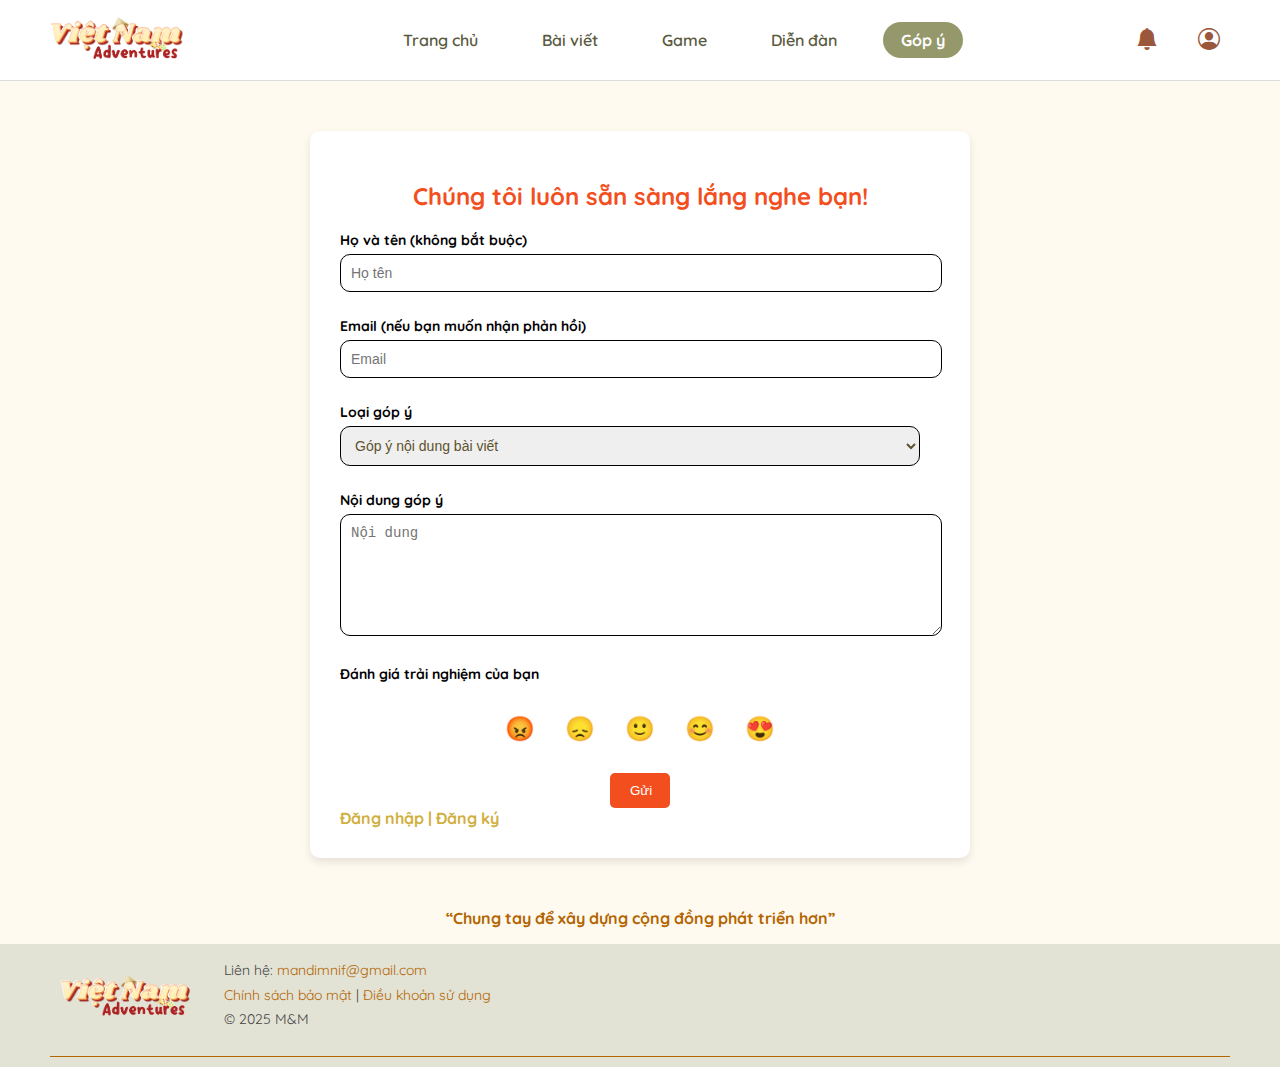
<file: templates/feedback.html>
<!DOCTYPE html>
<html lang="vi">
<head>
  <meta charset="UTF-8" />
  <meta name="viewport" content="width=device-width, initial-scale=1.0" />
  <title>Việt Nam Adventures</title>
  <link rel="stylesheet" href="/static/css/feedback.css" />
  <link rel="stylesheet" href="https://cdn.jsdelivr.net/npm/bootstrap-icons@1.10.5/font/bootstrap-icons.css" />
 <!--<link href="https://cdn.jsdelivr.net/npm/bootstrap@5.1.3/dist/css/bootstrap.min.css" rel="stylesheet">-->
</head>
<body>
  <!-- Loader overlay -->
  <div id="loader">
    <div class="spinner"></div>
  </div>

  <header class="header">
    <div class="logo">
      <img src="/static/images/logoo_sample.png" alt="Logo" style="height: 80px; vertical-align: middle;">
    </div>
    <nav>
        <!--class="active" copy phần này dô cái tên của trang mình code (trong thẻ a sau phần "")-->
      <div class="nav-center">
        <a href="/" >Trang chủ</a>
        <a href="/posts" >Bài viết</a>
        <a href="/game">Game</a>
        <a href="/forum">Diễn đàn</a>
        <a href="/feedback" class="active">Góp ý</a>
      </div>
      <div class="nav-icons">
        <button id="notifIcon" class="icon-btn"><i class="bi bi-bell-fill"></i></button>
        <button id="userIcon" class="icon-btn"><i class="bi bi-person-circle"></i></button>
      </div>
    </nav>      
  </header>

  <div id="notification" class="hidden">
    <p id="notification-message"></p>
  </div>
     
  <!--Write your code here-->
  <div class="container">
    <h2>Chúng tôi luôn sẵn sàng lắng nghe bạn!</h2>
    <form id="feedback-form">
        <label for="name"><b>Họ và tên (không bắt buộc)<b></label>
        <input type="text" id="name" name="name" placeholder="Họ tên">

        <label for="email">Email (nếu bạn muốn nhận phản hồi)</label>
        <input type="email" id="email" name="email" placeholder="Email">

        <label for="feedback-type">Loại góp ý</label>
        <select id="feedback-type" name="feedback-type">
            <option value="suggestion">Góp ý nội dung bài viết</option>
            <option value="complaint">Phàn nàn</option>
            <option value="layout">Góp ý về giao diện</option>
            <option value="feature">Đề xuất tính năng mới</option>
            <option value="other">Khác</option>
        </select>

        <label for="content">Nội dung góp ý</label>
        <textarea id="content" name="content" placeholder="Nội dung"></textarea>

        <label for="rating">Đánh giá trải nghiệm của bạn</label>
        

        <div class="emoji-container">
            <input type="radio" id="emoji-angry" name="rating" value="😡">
            <label for="emoji-angry">😡</label>

            <input type="radio" id="emoji-sad" name="rating" value="😞">
            <label for="emoji-sad">😞</label>

            <input type="radio" id="emoji-smile" name="rating" value="🙂">
            <label for="emoji-smile">🙂</label>

            <input type="radio" id="emoji-happy" name="rating" value="😊">
            <label for="emoji-happy">😊</label>

            <input type="radio" id="emoji-love" name="rating" value="😍">
            <label for="emoji-love">😍</label>
        </div>

        <button type="submit">Gửi</button>
    </form>


    <div class="register">
      <a href="/login">Đăng nhập</a>
  <span style="color:  #d1af3e;"> | </span>
      <a href="/register">Đăng ký</a>    
    </div>
    
</div>

    <p style="text-align: center; color: #b26500">“Chung tay để xây dựng cộng đồng phát triển hơn”</p>

  <footer>
    <div class="footer-top">
      <img src="/static/images/logoo_sample.png" alt="Logo" class="footer-logo">
      <div class="footer-contact">
        <p>Liên hệ: <a href="mailto:mandimninf@gmail.com">mandimnif@gmail.com</a></p>
        <p><a href="#">Chính sách bảo mật</a> | <a href="#">Điều khoản sử dụng</a></p>
        <p>© 2025 M&M</p>
      </div>
    </div>
  </footer>

  <script>
    window.LOGGED_IN = "{{ 'true' if session.get('user_id') else 'false' }}";
  </script>
  <script src="/static/js/main.js"></script>
  <script src="/static/js/feedback.js"></script>
  
</body>
</html>
</file>
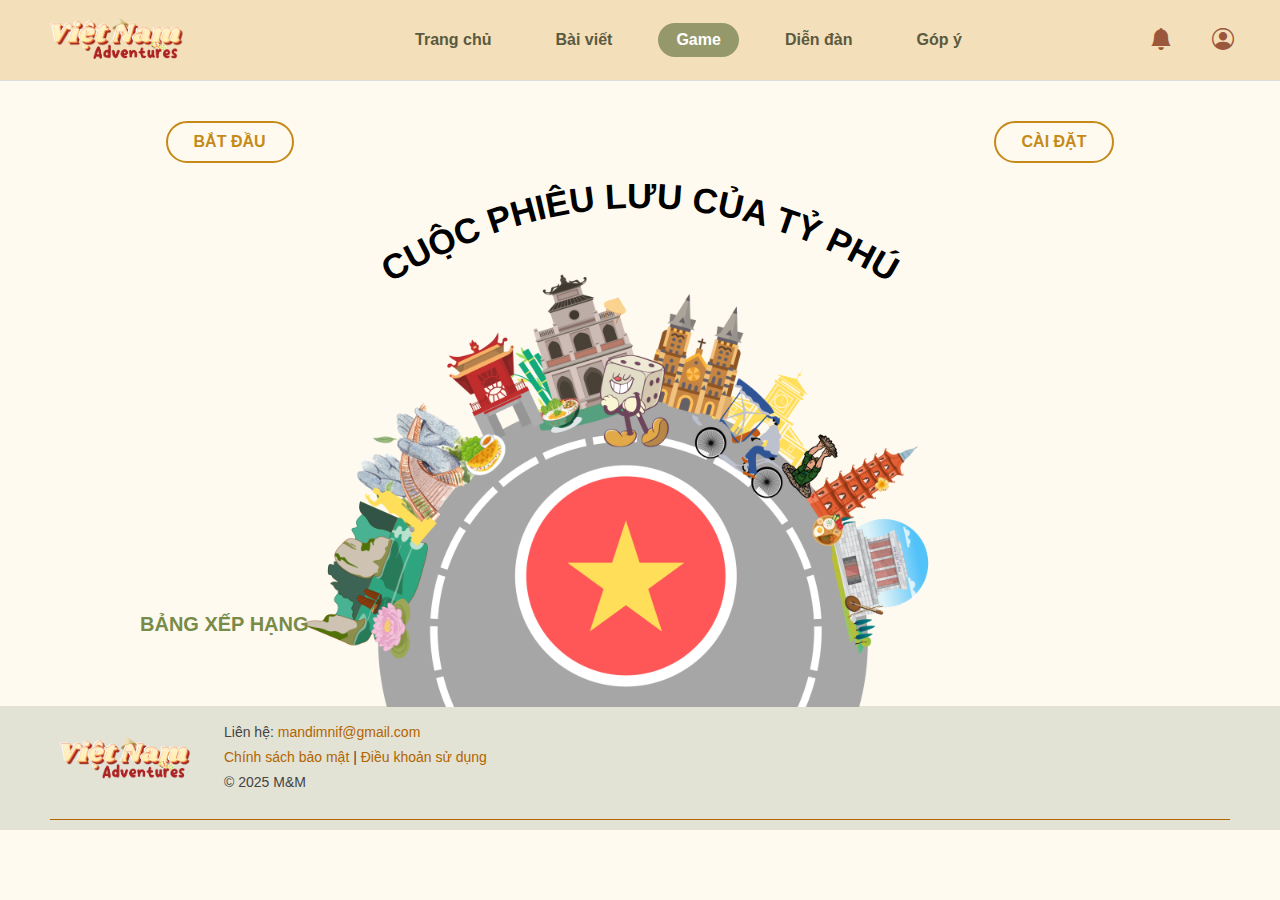
<file: templates/game.html>
<!DOCTYPE html>
<html lang="vi">
<head>
  <meta charset="UTF-8">
  <title>Game</title>
  <link rel="stylesheet" href="/static/css/game.css">
  <link rel="stylesheet" href="https://cdn.jsdelivr.net/npm/bootstrap-icons@1.10.5/font/bootstrap-icons.css" />
</head>
<body>
  <!-- Loader overlay -->
  <div id="loader">
    <div class="spinner"></div>
  </div>

  <!-- Nội dung chính trang -->
  <div id="body-content">
  <header class="header">
    <div class="logo">
        <img src="/static/images/logoo_sample.png" alt="Logo" style="height: 80px; vertical-align: middle;">
      </div>
      <nav>
        <div class="nav-center">
          <a href="/">Trang chủ</a>
          <a href="/posts">Bài viết</a>
          <a href="/game" class="active">Game</a>
          <a href="/forum">Diễn đàn</a>
          <a href="/feedback">Góp ý</a>
        </div>
        <div class="nav-icons">
          <button id="notifIcon" class="icon-btn"><i class="bi bi-bell-fill"></i></button>
          <button id="userIcon" class="icon-btn"><i class="bi bi-person-circle"></i></button>
        </div>
      </nav> 
  </header>

  <main>     
    <div class="button-group">
      <button class="btn-start" onclick="startGame()">BẮT ĐẦU</button>
      <button class="btn-settings">CÀI ĐẶT</button>
    </div>
    <div class="svg-container">
        <svg width="600" height="200">
          <defs>
            <path id="curve" d="M 50 150 Q 300 0 550 150" />
          </defs>
          <text width="600">
            <textPath href="#curve" startOffset="50%" text-anchor="middle" font-size="35px" font-family="Arial" font-weight="bold">
              CUỘC PHIÊU LƯU CỦA TỶ PHÚ
            </textPath>
          </text>
        </svg>
      </div>       
    <img src="/static/images/CPLCTP.png" alt="Game board" class="game-board">
    <a href="/rank" class="rank-link">BẢNG XẾP HẠNG</a>
  </main>

  <footer>
    <div class="footer-top">
      <img src="/static/images/logoo_sample.png" alt="Logo" class="footer-logo">
      <div class="footer-contact">
        <p>Liên hệ: <a href="mailto:mandimninf@gmail.com">mandimnif@gmail.com</a></p>
        <p><a href="#">Chính sách bảo mật</a> | <a href="#">Điều khoản sử dụng</a></p>
        <p>© 2025 M&M</p>
      </div>
    </div>
  </footer>
  </div>

  <script>
    window.LOGGED_IN = "{{ 'true' if session.get('user_id') else 'false' }}";
  </script>
  <script src="/static/js/main.js"></script>
  <script src="/static/js/game.js"></script>
</body>
</html>
</file>
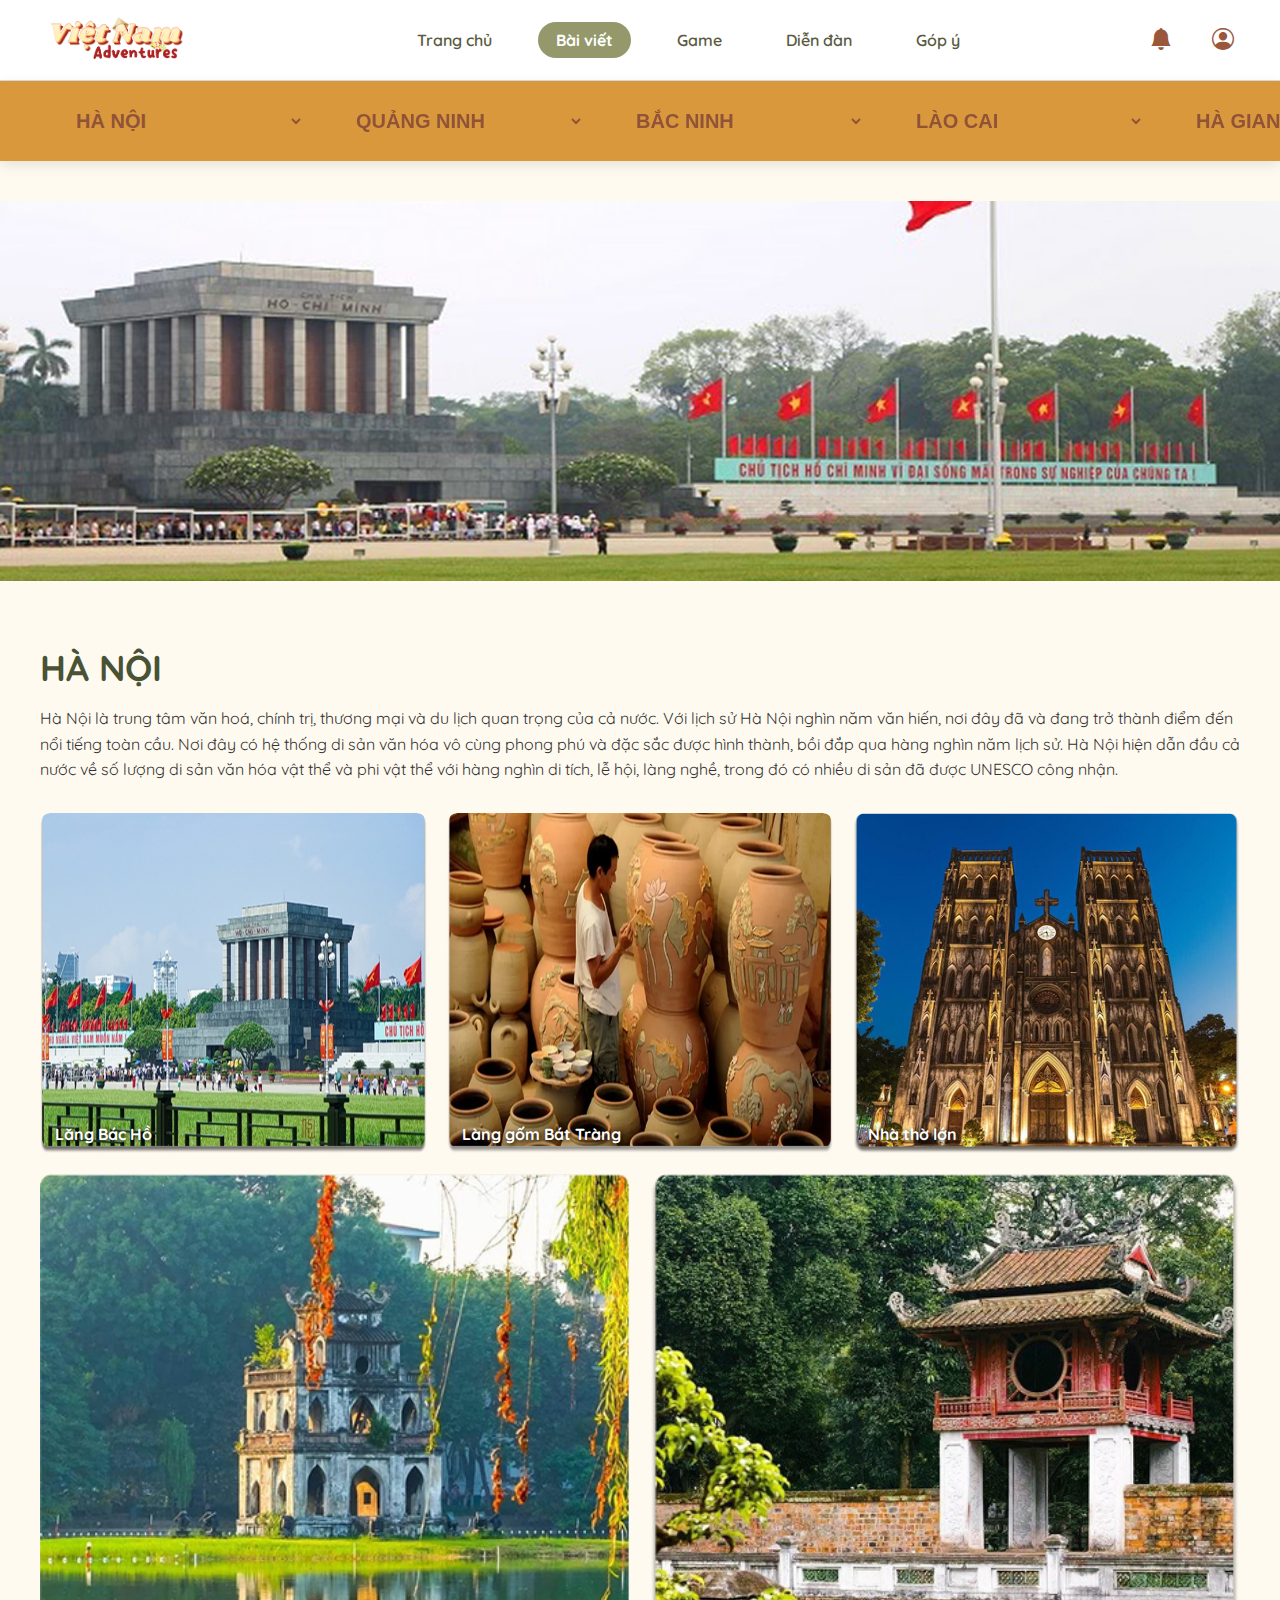
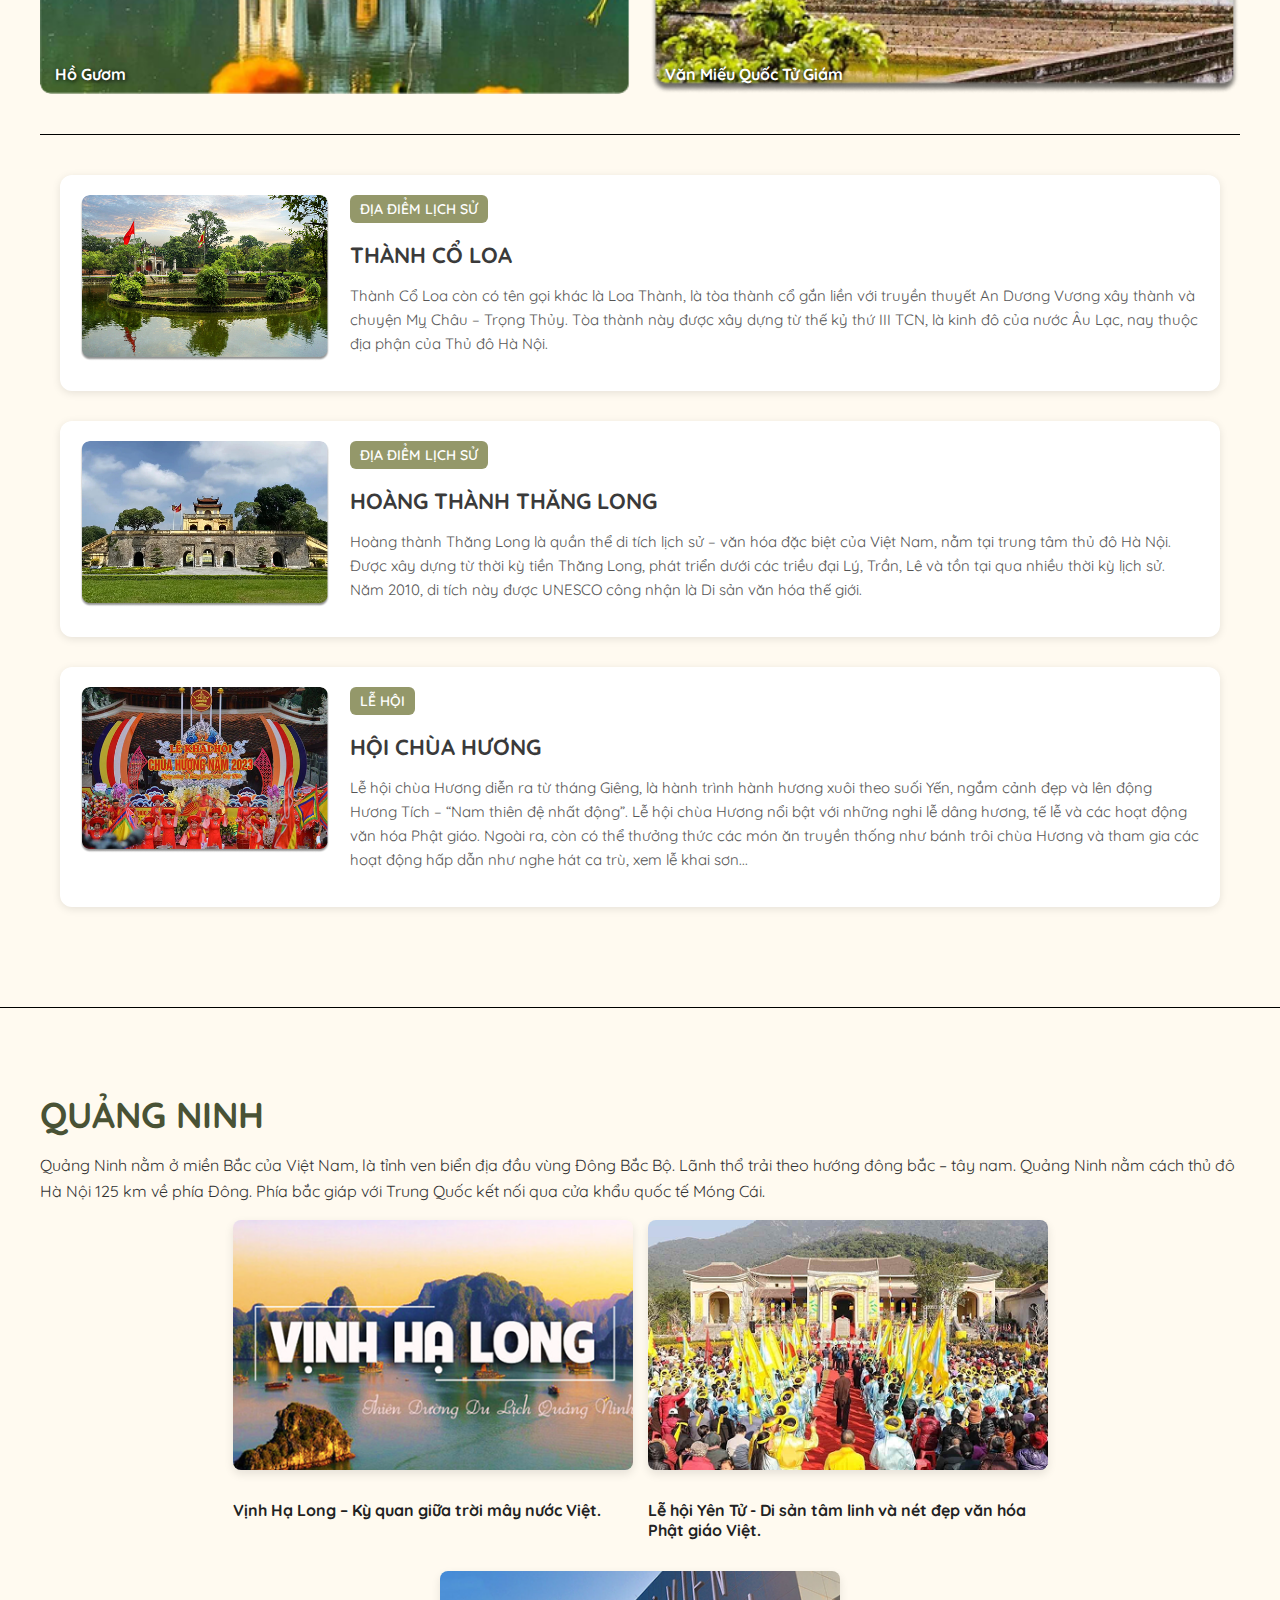
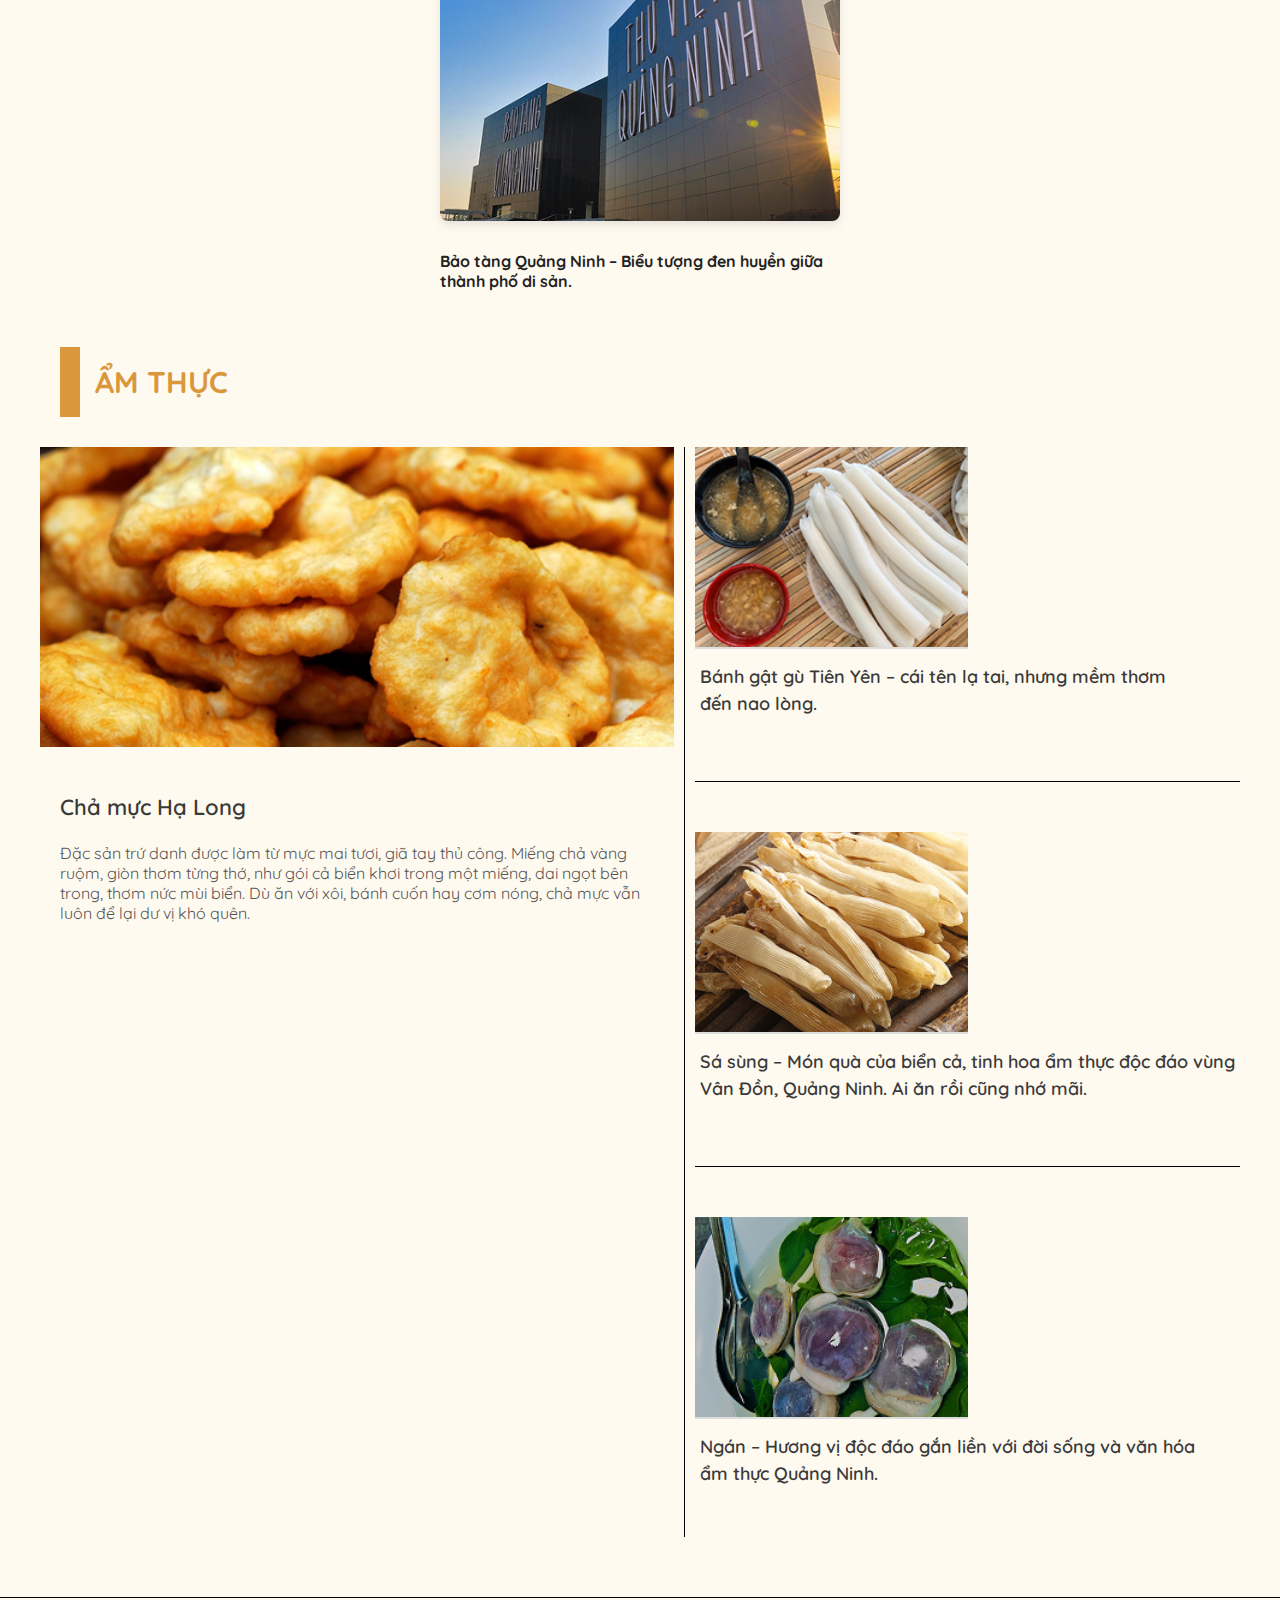
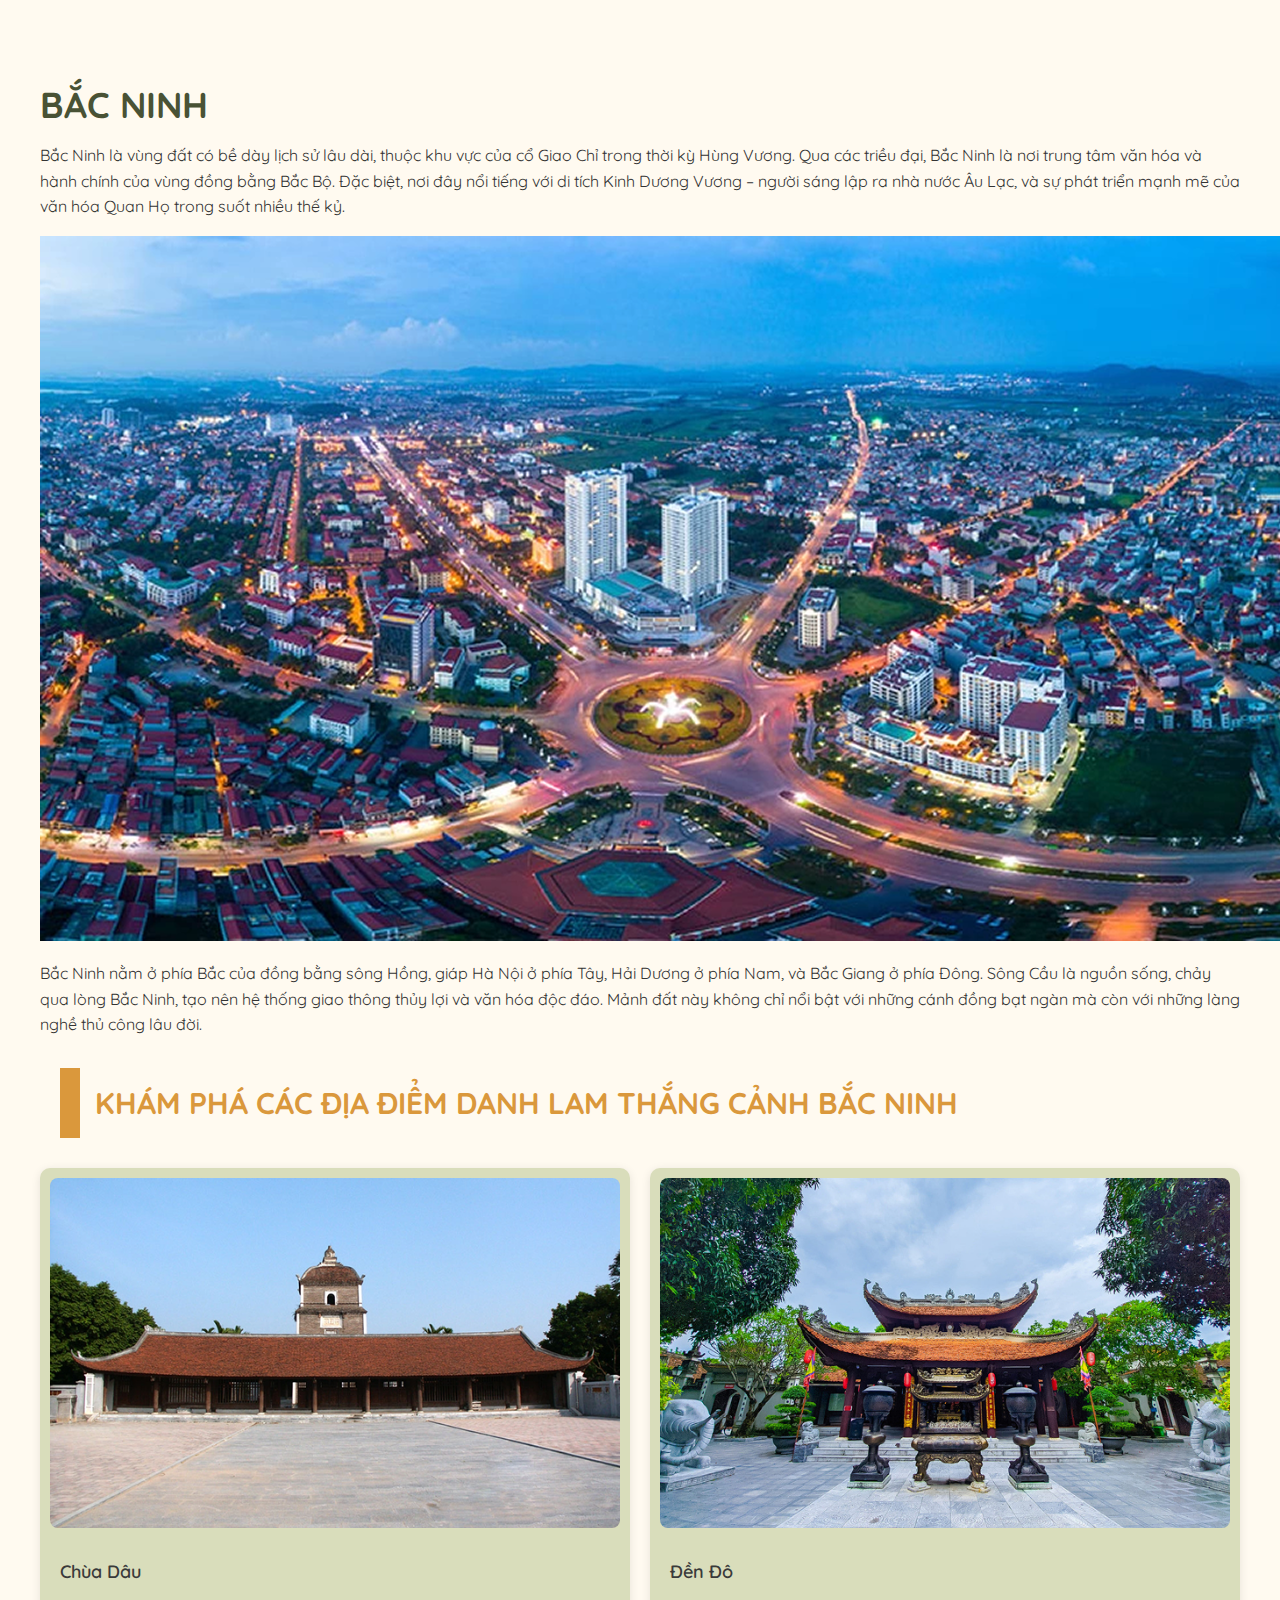
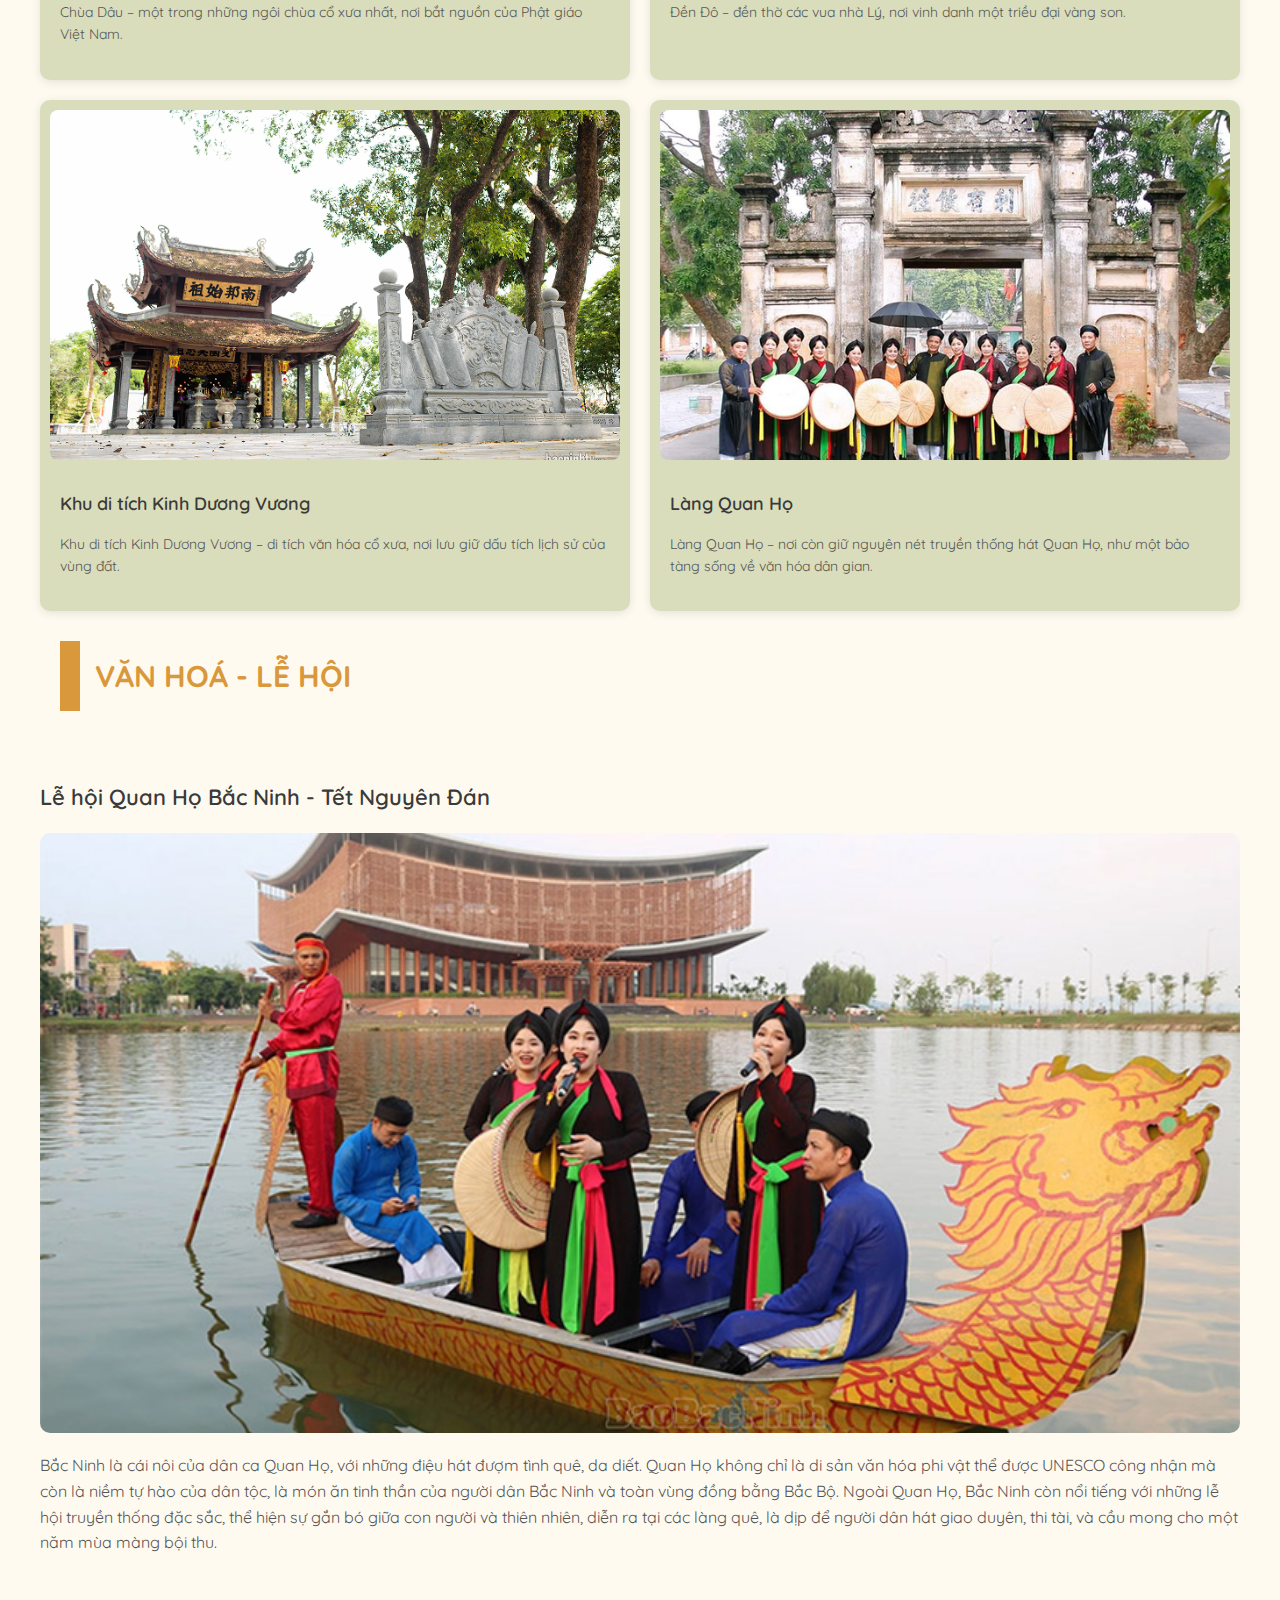
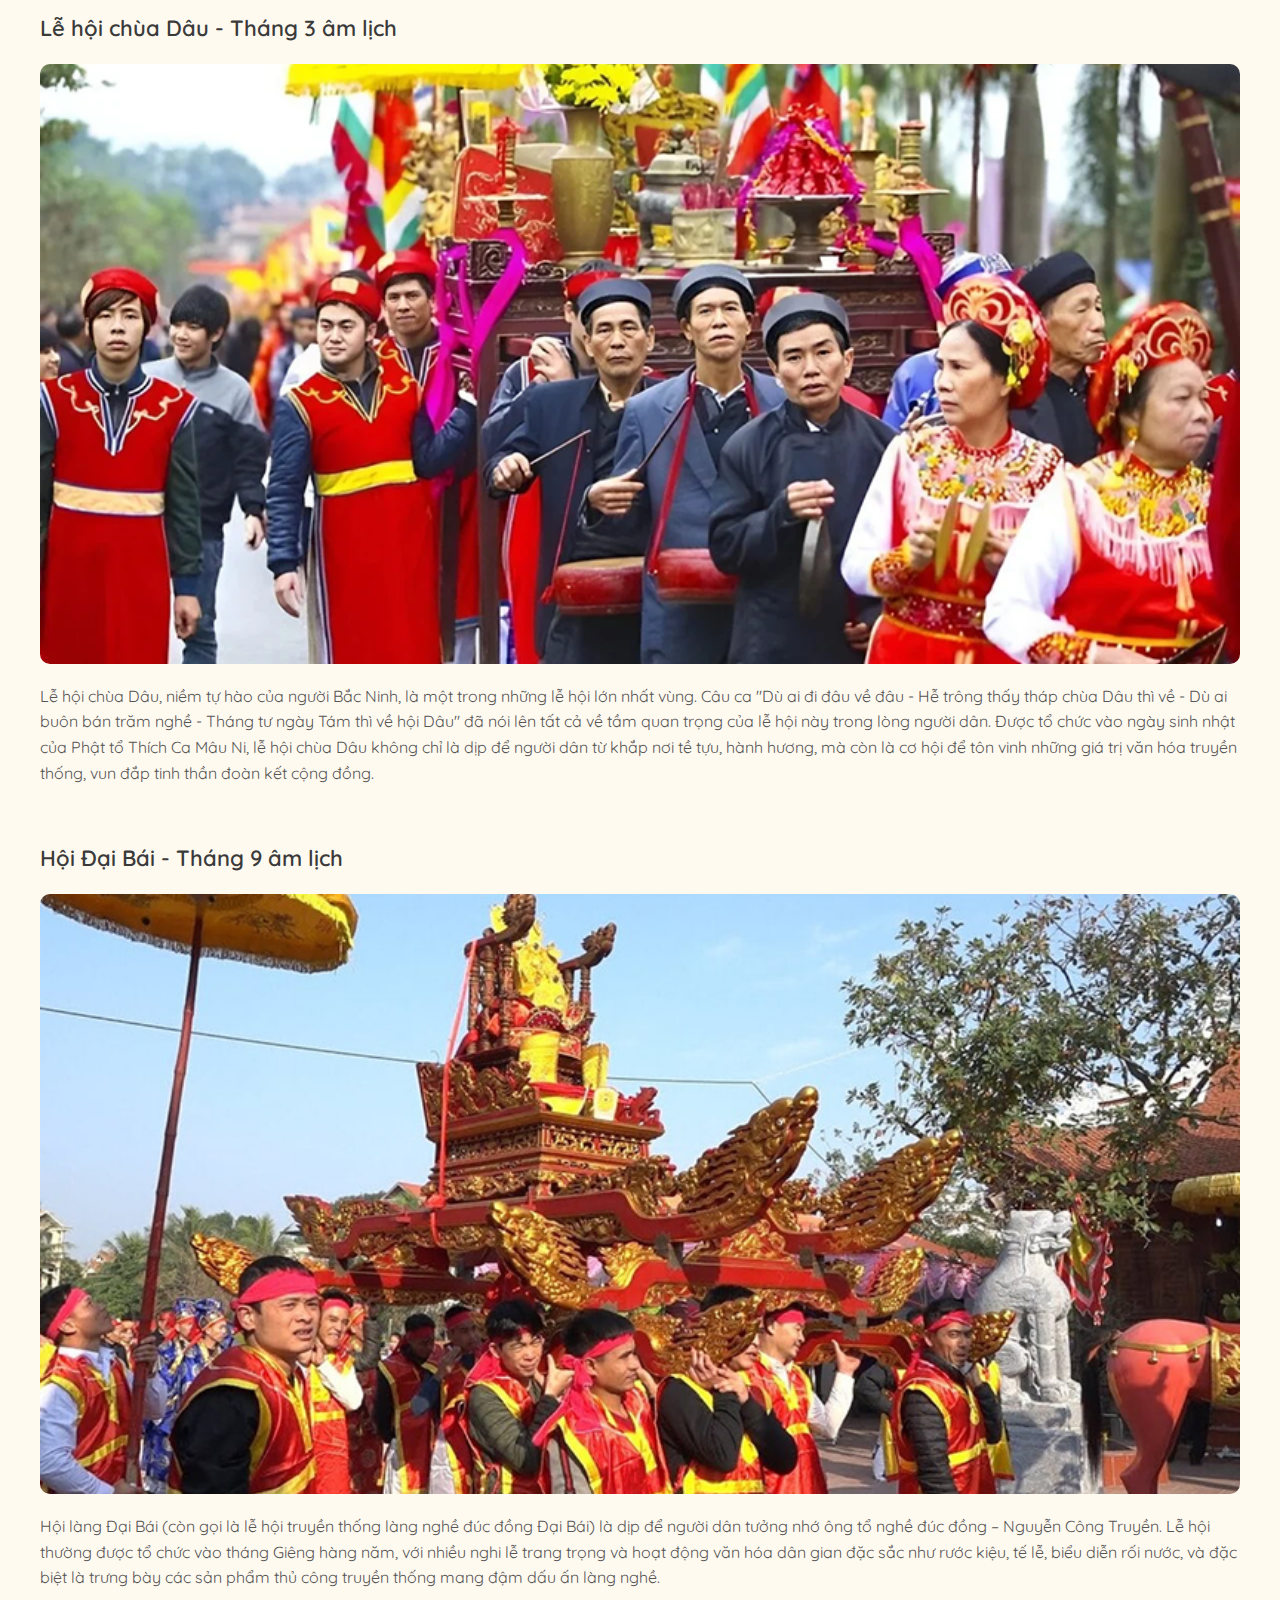
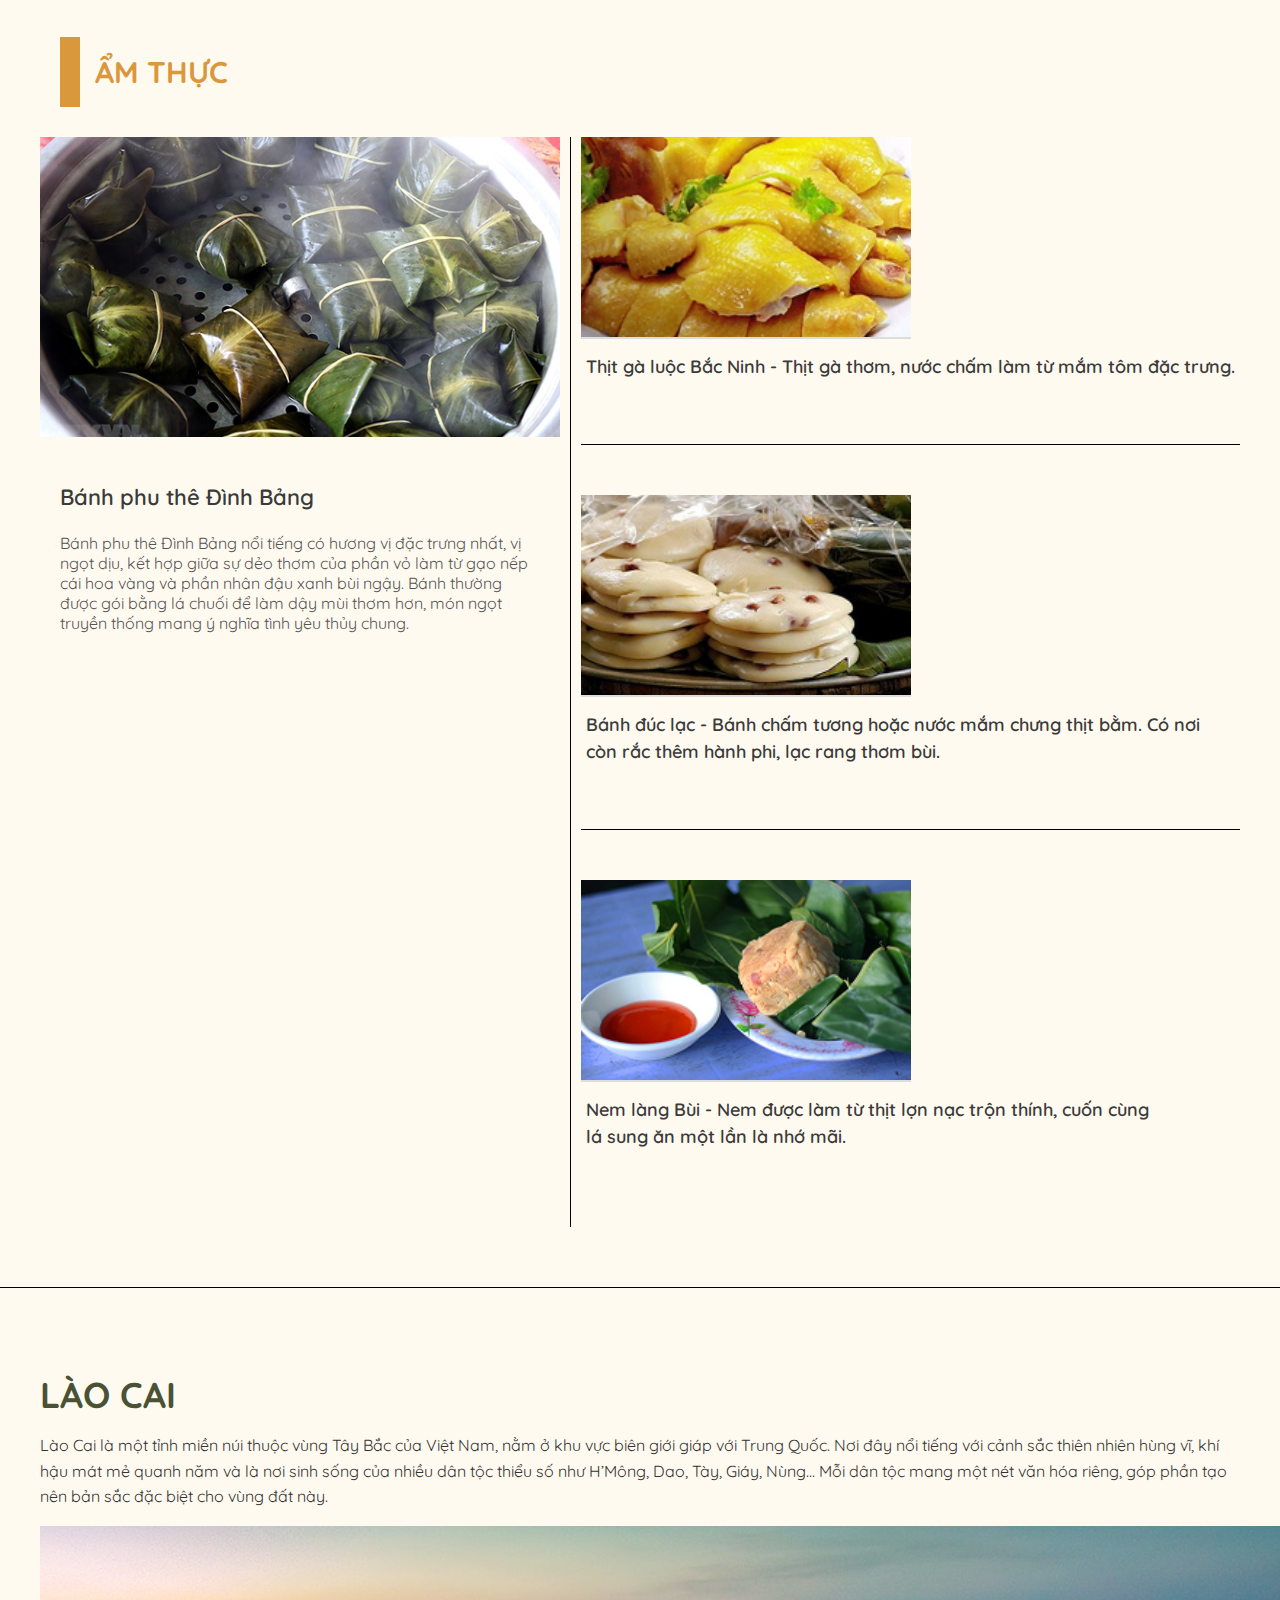
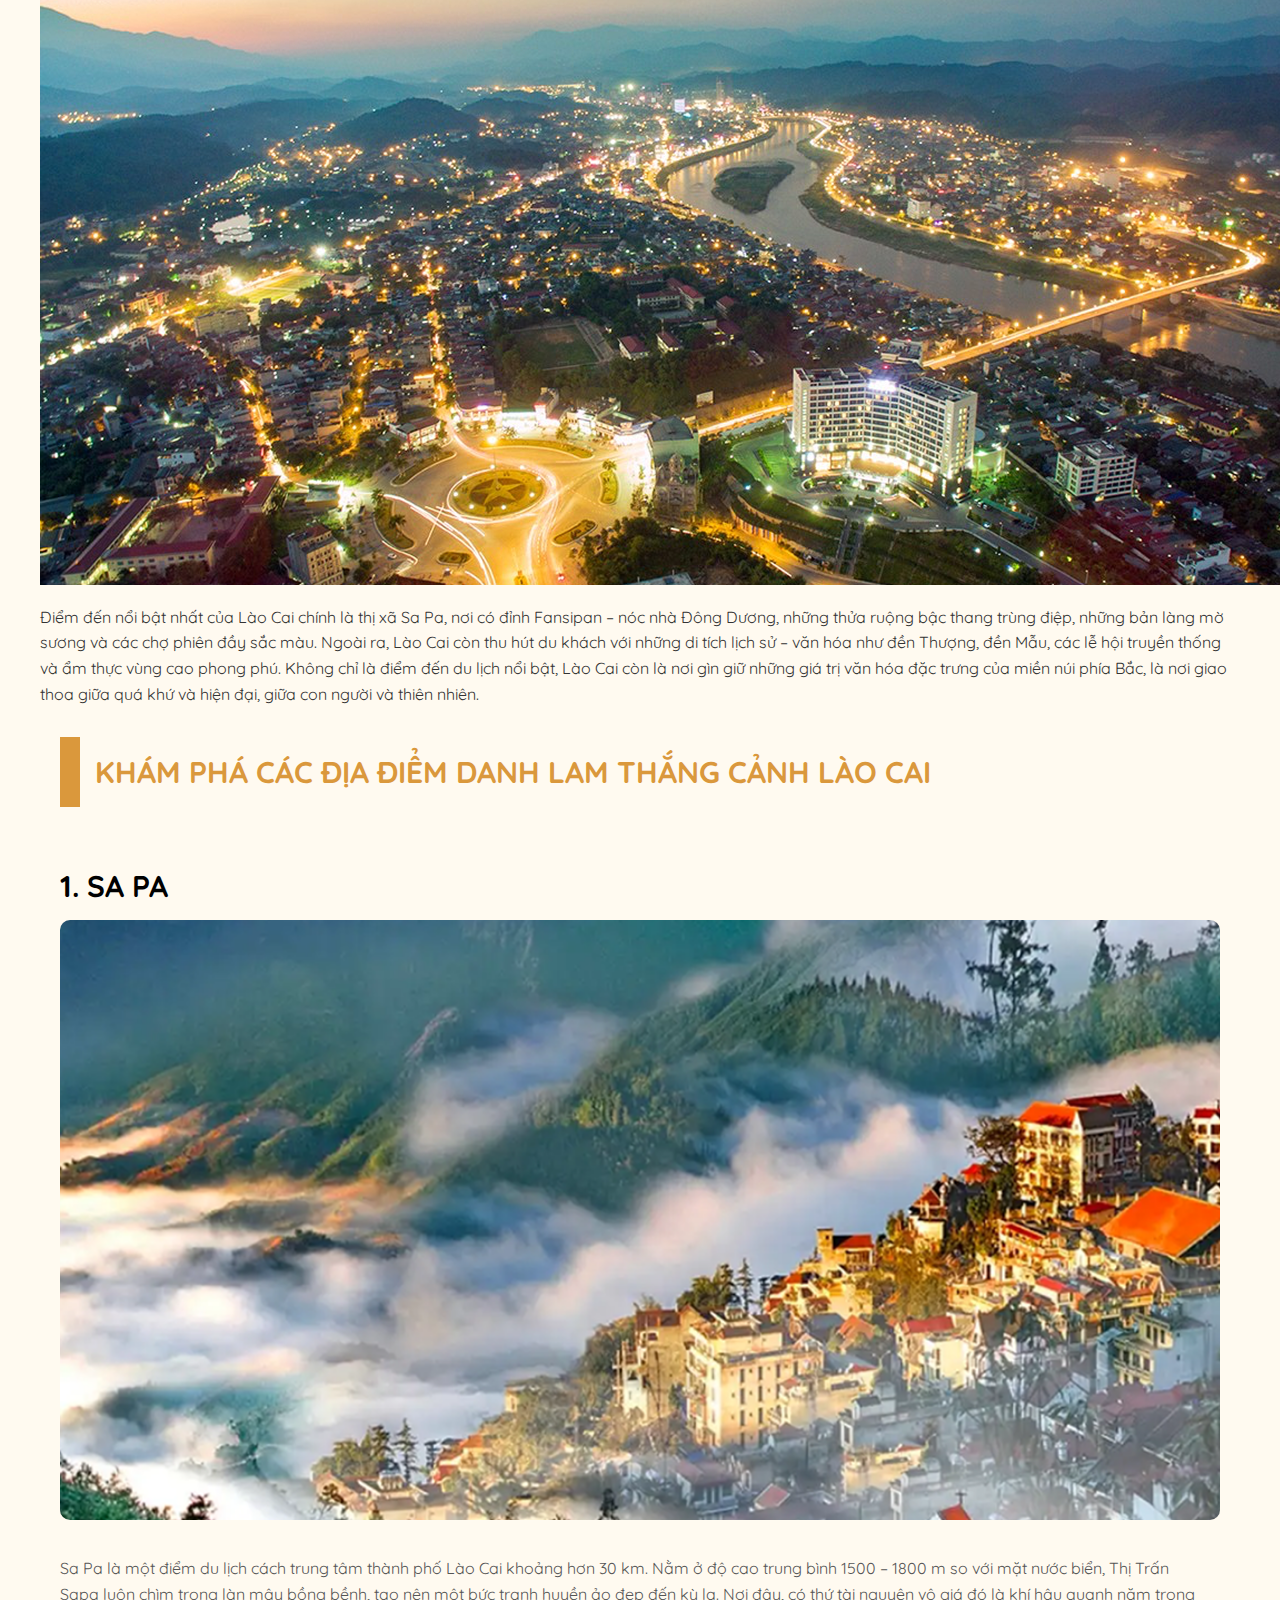
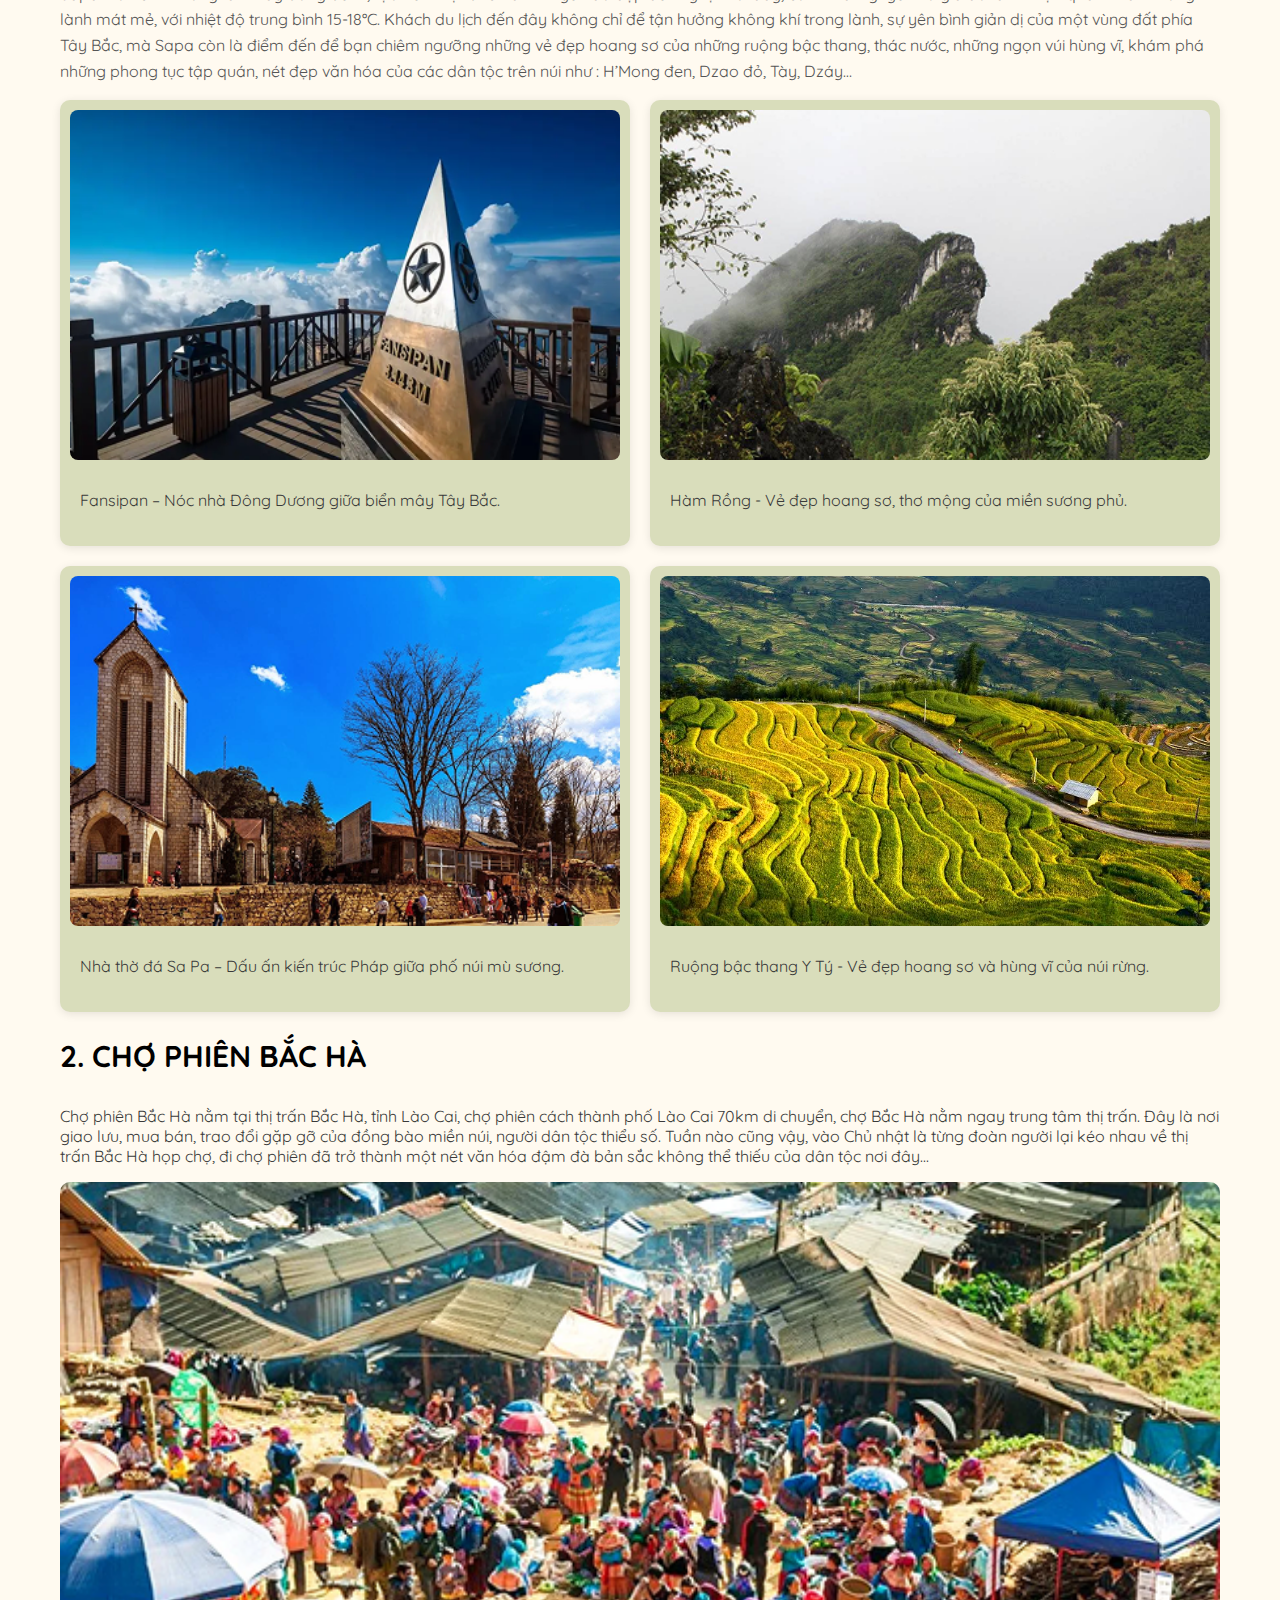
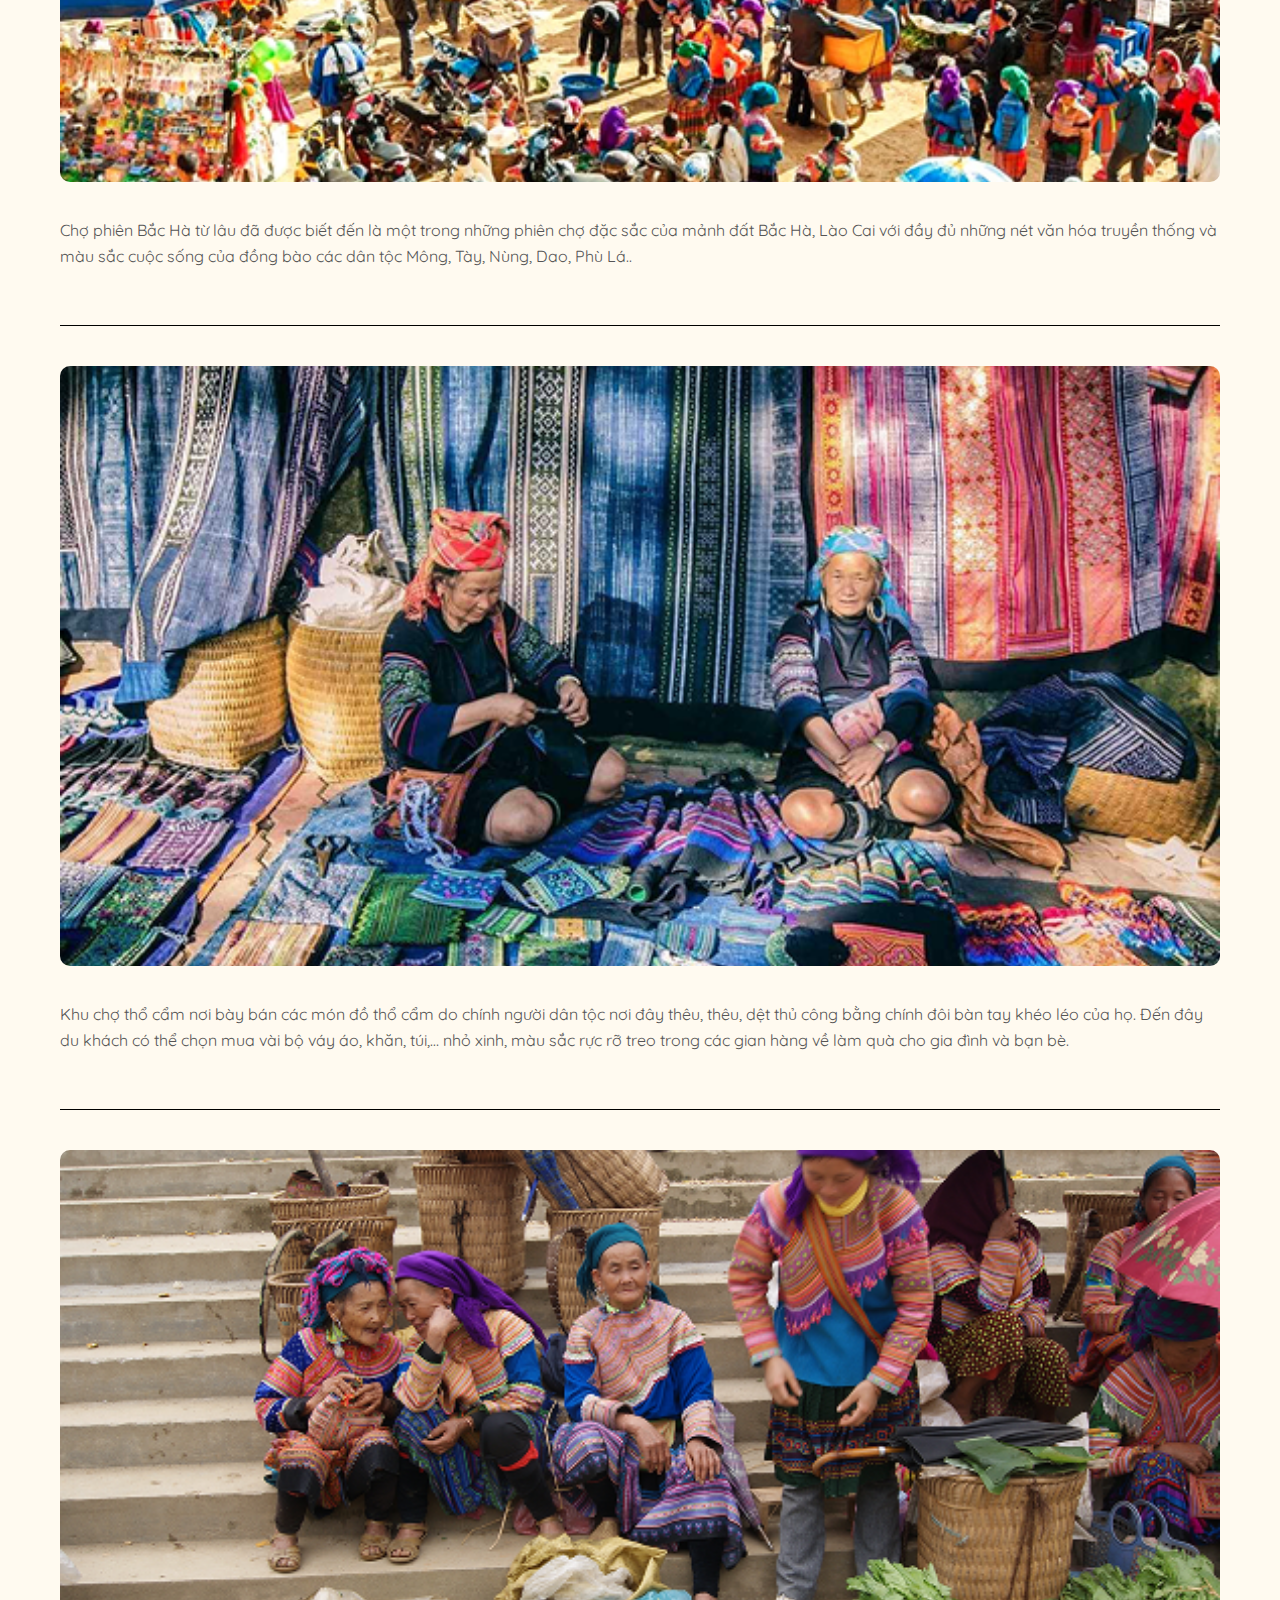
<file: templates/postmienbac.html>
<!DOCTYPE html>
<html lang="vi">
<head>
  <meta charset="UTF-8" />
  <meta name="viewport" content="width=device-width, initial-scale=1.0" />
  <title>Việt Nam Adventures</title>
  <link rel="stylesheet" href="/static/css/postmienbac.css" />
  <link rel="stylesheet" href="https://cdn.jsdelivr.net/npm/bootstrap-icons@1.10.5/font/bootstrap-icons.css" />
</head>
<body>
  <!-- Loader overlay -->
  <div id="loader">
    <div class="spinner"></div>
  </div>

  <header class="header">
    <div class="logo">
      <img src="/static/images/logoo_sample.png" alt="Logo" style="height: 80px; vertical-align: middle;">
    </div>
    <nav>
        <!--class="active" copy phần này dô cái tên của trang mình code (trong thẻ a sau phần "")-->
      <div class="nav-center">
        <a href="/" >Trang chủ</a>
        <a class="active" href="/posts" >Bài viết</a>
        <a href="/game">Game</a>
        <a href="/forum">Diễn đàn</a>
        <a href="/feedback">Góp ý</a>
      </div>
      <div class="nav-icons">
        <button id="notifIcon" class="icon-btn"><i class="bi bi-bell-fill"></i></button>
        <button id="userIcon" class="icon-btn"><i class="bi bi-person-circle"></i></button>
      </div>
    </nav>      
  </header>
<!--Write your code here-->

<div id="toc">
  <label for="HN"></label>
  <select id="HN" onchange="navigateToSection('HN', this.value)">
      <option value="Thông tin-1">HÀ NỘI</option>
      <option value="Thông tin-1">Thông tin</option>
      <option value="Danh lam thắng cảnh-1">Danh lam thắng cảnh</option>
  </select>

  <select id="QN" onchange="navigateToSection('QN', this.value)">
      <option value="hông tin-2">QUẢNG NINH</option>
      <option value="Thông tin-2">Thông tin</option>
      <option value="Danh lam thắng cảnh-2">Danh lam thắng cảnh</option>
      <option value="Ẩm thực-2">Ẩm thực</option>
  </select>

  <select id="BN" onchange="navigateToSection('BN', this.value)">
      <option value="hông tin-3">BẮC NINH</option>
      <option value="Thông tin-3">Thông tin</option>
      <option value="Danh lam thắng cảnh-3">Danh lam thắng cảnh</option>
      <option value="Văn hoá - lễ hội-3">Văn hoá - Lễ hội</option>
      <option value="Ẩm thực-3">Ẩm thực</option>
  </select>

  <select id="LC" onchange="navigateToSection('LC', this.value)">
      <option value="hông tin-4">LÀO CAI</option>
      <option value="Thông tin-4">Thông tin</option>
      <option value="Danh lam thắng cảnh-4">Danh lam thắng cảnh</option>
      <option value="Văn hoá - lễ hội-4">Văn hoá - Lễ hội</option>
      <option value="Ẩm thực-4">Ẩm thực</option>
  </select>

  <select id="HG" onchange="navigateToSection('HG', this.value)">
      <option value="hông tin-5">HÀ GIANG</option>
      <option value="Thông tin-5">Thông tin</option>
      <option value="Danh lam thắng cảnh-5">Danh lam thắng cảnh</option>
      <option value="Văn hoá - lễ hội-5">Văn hoá - Lễ hội</option>
      <option value="Ẩm thực-5">Ẩm thực</option>
  </select>
</div>



<div class="banner">
<div class="slides">
  <img src="/static/images/banner1.png" alt="Lăng Bác">
  <img src="/static/images/banner2.png" alt="Hồ Gươm">
  <img src="/static/images/banner3.png" alt="Chùa">
  <img src="/static/images/banner4.png" alt="Nhà Thờ lớn">
  <img src="/static/images/banner5.png" alt="Cầu thê Húc">
  <img src="/static/images/banner6.png" alt="Cầu Long Biên">
  <img src="/static/images/banner7.png" alt="Văn Miếu">
  <img src="/static/images/banner8.png" alt="Xe lửa">
  <img src="/static/images/banner1.png" alt="Lăng Bác">
</div>
</div>





<div id="Thông tin-1" class="HN">
  <h1>HÀ NỘI</h1>
  <p class="description">
    Hà Nội là trung tâm văn hoá, chính trị, thương mại và du lịch quan trọng của cả nước. Với lịch sử Hà Nội nghìn năm văn hiến, nơi đây đã và đang trở thành điểm đến nổi tiếng toàn cầu. Nơi đây có hệ thống di sản văn hóa vô cùng phong phú và đặc sắc được hình thành, bồi đắp qua hàng nghìn năm lịch sử. Hà Nội hiện dẫn đầu cả nước về số lượng di sản văn hóa vật thể và phi vật thể với hàng nghìn di tích, lễ hội, làng nghề, trong đó có nhiều di sản đã được UNESCO công nhận.
  </p>
  
    <div class="places">
    <div class="place"><img src="/static/images/Rectangle 4.png"><div class="place-name">Lăng Bác Hồ</div></div>
    <div class="place"><img src="/static/images/Rectangle 5.png"><div class="place-name">Làng gốm Bát Tràng</div></div>
    <div class="place"><img src="/static/images/Rectangle 6.png"><div class="place-name">Nhà thờ lớn</div></div>
    <div class="place"><img src="/static/images/Rectangle 7.png"><div class="place-name">Hồ Gươm</div></div>
    <div class="place"><img src="/static/images/Rectangle 8.png"><div class="place-name">Văn Miếu Quốc Tử Giám</div></div>
    </div>

    <div class="black-divider"></div>


    <div id="Danh lam thắng cảnh-1" class="historical-section">
      <div class="historical-item">
        <img src="/static/images/HN-3.png" alt="Thành Cổ Loa">
        <div class="historical-text">
          <div class="label">ĐỊA ĐIỂM LỊCH SỬ</div>
          <h2>THÀNH CỔ LOA</h2>
          <p>Thành Cổ Loa còn có tên gọi khác là Loa Thành, là tòa thành cổ gắn liền với truyền thuyết An Dương Vương xây thành và chuyện Mỵ Châu – Trọng Thủy. Tòa thành này được xây dựng từ thế kỷ thứ III TCN, là kinh đô của nước Âu Lạc, nay thuộc địa phận của Thủ đô Hà Nội.</p>
        </div>
      </div>
      <div class="historical-item">
        <img src="/static/images/HN-1.png" alt="Hoàng Thành Thăng Long">
        <div class="historical-text">
          <div class="label">ĐỊA ĐIỂM LỊCH SỬ</div>
          <h2>HOÀNG THÀNH THĂNG LONG</h2>
          <p>Hoàng thành Thăng Long là quần thể di tích lịch sử – văn hóa đặc biệt của Việt Nam, nằm tại trung tâm thủ đô Hà Nội. Được xây dựng từ thời kỳ tiền Thăng Long, phát triển dưới các triều đại Lý, Trần, Lê và tồn tại qua nhiều thời kỳ lịch sử. Năm 2010, di tích này được UNESCO công nhận là Di sản văn hóa thế giới.</p>
        </div>
      </div>
      <div class="historical-item">
        <img src="/static/images/HN-2.png" alt="Hội Chùa Hương">
        <div class="historical-text">
          <div class="label green">LỄ HỘI</div>
          <h2>HỘI CHÙA HƯƠNG</h2>
          <p>Lễ hội chùa Hương diễn ra từ tháng Giêng, là hành trình hành hương xuôi theo suối Yến, ngắm cảnh đẹp và lên động Hương Tích – “Nam thiên đệ nhất động”. Lễ hội chùa Hương nổi bật với những nghi lễ dâng hương, tế lễ và các hoạt động văn hóa Phật giáo. Ngoài ra, còn có thể thưởng thức các món ăn truyền thống như bánh trôi chùa Hương và tham gia các hoạt động hấp dẫn như nghe hát ca trù, xem lễ khai sơn...</p>
        </div>
      </div>
    </div>
    
</div>

<div class="black-divider"></div>

<div id="Thông tin-2" class="HN">
  <h1>QUẢNG NINH</h1>
  <p class="description">
    Quảng Ninh nằm ở miền Bắc của Việt Nam, là tỉnh ven biển địa đầu vùng Đông Bắc Bộ. Lãnh thổ trải theo hướng đông bắc – tây nam. Quảng Ninh nằm cách thủ đô Hà Nội 125 km về phía Đông. Phía bắc giáp với Trung Quốc kết nối qua cửa khẩu quốc tế Móng Cái.</p>

    <div id="Danh lam thắng cảnh-2" class="spotlight-locations">
      <div class="location-item">
        <img src="/static/images/image.png" alt=" ">
        <p>Vịnh Hạ Long – Kỳ quan giữa trời mây nước Việt.</p>
      </div>
      <div class="location-item">
        <img src="/static/images/image-2.png" alt=" ">
        <p>Lễ hội Yên Tử - Di sản tâm linh và nét đẹp văn hóa Phật giáo Việt.</p>
      </div>
      <div class="location-item">
        <img src="/static/images/image-3.png" alt=" ">
        <p>Bảo tàng Quảng Ninh – Biểu tượng đen huyền giữa thành phố di sản.</p>
      </div>
    </div>
    
    <div id="Ẩm thực-2" class="section-title">
      <span>ẨM THỰC</span>
  </div>
  <div class="food-content">
      <div class="main-food-item">
        <img src="/static/images/image-4.png" alt=" ">
        <div class="main-food-description">
          <h3>Chả mực Hạ Long </h3>
          <p>Đặc sản trứ danh được làm từ mực mai tươi, giã tay thủ công. Miếng chả vàng ruộm, giòn thơm từng thớ, như gói cả biển khơi trong một miếng, dai ngọt bên trong, thơm nức mùi biển. Dù ăn với xôi, bánh cuốn hay cơm nóng, chả mực vẫn luôn để lại dư vị khó quên.</p>
        </div>
      </div>
  
      <!-- Divider between Main Item and Other Items -->
      <div class="divider"></div>
  
      <div class="other-food-items">
        <div class="food-item">
          <img src="/static/images/image-5.png" alt=" ">
          <div class="food-description">
            <h3>Bánh gật gù Tiên Yên – cái tên lạ tai, nhưng mềm thơm </h3>
            <h3>đến nao lòng.</h3>
          </div>
        </div>
        <div class="black-divider"></div>
        <div class="food-item">
          <img src="/static/images/image-6.png" alt=" ">
          <div class="food-description">
            <h3>Sá sùng – Món quà của biển cả, tinh hoa ẩm thực độc đáo vùng</h3>
            <h3>Vân Đồn, Quảng Ninh. Ai ăn rồi cũng nhớ mãi.</h3>
          </div>
        </div>
        <div class="black-divider"></div>
        <div class="food-item">
          <img src="/static/images/image-7.png" alt=" ">
          <div class="food-description">
            <h3>Ngán – Hương vị độc đáo gắn liền với đời sống và văn hóa </h3>
            <h3>ẩm thực Quảng Ninh.</h3>
          </div>
        </div>
      </div>
     </div>

</div>

<div class="black-divider"></div>


<div id="Thông tin-3" class="HN">
  <h1>BẮC NINH</h1>
    <p class="description">
      Bắc Ninh là vùng đất có bề dày lịch sử lâu dài, thuộc khu vực của cổ Giao Chỉ trong thời kỳ Hùng Vương. Qua các triều đại, Bắc Ninh là nơi trung tâm văn hóa và hành chính của vùng đồng bằng Bắc Bộ. Đặc biệt, nơi đây nổi tiếng với di tích Kinh Dương Vương – người sáng lập ra nhà nước Âu Lạc, và sự phát triển mạnh mẽ của văn hóa Quan Họ trong suốt nhiều thế kỷ. </p>
      <img src="/static/images/image 22.png" alt=" " class="province-image">
    <p class="description">
      Bắc Ninh nằm ở phía Bắc của đồng bằng sông Hồng, giáp Hà Nội ở phía Tây, Hải Dương ở phía Nam, và Bắc Giang ở phía Đông. Sông Cầu là nguồn sống, chảy qua lòng Bắc Ninh, tạo nên hệ thống giao thông thủy lợi và văn hóa độc đáo. Mảnh đất này không chỉ nổi bật với những cánh đồng bạt ngàn mà còn với những làng nghề thủ công lâu đời. </p>
  
      <div id="Danh lam thắng cảnh-3" class="section-title">
        <span>KHÁM PHÁ CÁC ĐỊA ĐIỂM DANH LAM THẮNG CẢNH BẮC NINH</span>
      </div>

      <div class="destination-grid">
        <div class="destination-item">
          <img src="/static/images/image 23.png" alt="Chùa Dâu">
          <div class="destination-description">
            <h3>Chùa Dâu</h3>
            <p>Chùa Dâu – một trong những ngôi chùa cổ xưa nhất, nơi bắt nguồn của Phật giáo Việt Nam.</p>
          </div>
        </div>
  
        <div class="destination-item">
          <img src="/static/images/image 24.png" alt="Đền Đô">
          <div class="destination-description">
            <h3>Đền Đô</h3>
            <p>Đền Đô – đền thờ các vua nhà Lý, nơi vinh danh một triều đại vàng son.</p>
          </div>
        </div>
  
        <div class="destination-item">
          <img src="/static/images/image 25.png" alt="Khu di tích Kinh Dương Vương">
          <div class="destination-description">
            <h3>Khu di tích Kinh Dương Vương</h3>
            <p>Khu di tích Kinh Dương Vương – di tích văn hóa cổ xưa, nơi lưu giữ dấu tích lịch sử của vùng đất.</p>
          </div>
        </div>
  
        <div class="destination-item">
          <img src="/static/images/image 26.png" alt="Làng Quan Họ">
          <div class="destination-description">
            <h3>Làng Quan Họ</h3>
            <p>Làng Quan Họ – nơi còn giữ nguyên nét truyền thống hát Quan Họ, như một bảo tàng sống về văn hóa dân gian.</p>
          </div>
        </div>
        </div>

        <div id="Văn hoá - lễ hội-3" class="section-title">
          <span>VĂN HOÁ - LỄ HỘI</span>
        </div>
        <div class="festival-section">
          <div class="festival-item">
            <div class="festival-text">
              <h3>Lễ hội Quan Họ Bắc Ninh - Tết Nguyên Đán</h3>
              <img src="/static/images/image 27.png" alt=" ">
              <p>Bắc Ninh là cái nôi của dân ca Quan Họ, với những điệu hát đượm tình quê, da diết. Quan Họ không chỉ là di sản văn hóa phi vật thể được UNESCO công nhận mà còn là niềm tự hào của dân tộc, là món ăn tinh thần của người dân Bắc Ninh và toàn vùng đồng bằng Bắc Bộ. Ngoài Quan Họ, Bắc Ninh còn nổi tiếng với những lễ hội truyền thống đặc sắc, thể hiện sự gắn bó giữa con người và thiên nhiên, diễn ra tại các làng quê, là dịp để người dân hát giao duyên, thi tài, và cầu mong cho một năm mùa màng bội thu.</p>
            </div>
          </div>
          <div class="festival-item">
            <div class="festival-text">
              <h3>Lễ hội chùa Dâu - Tháng 3 âm lịch</h3>
              <img src="/static/images/image 28.png" alt=" ">
              <p>Lễ hội chùa Dâu, niềm tự hào của người Bắc Ninh, là một trong những lễ hội lớn nhất vùng. Câu ca "Dù ai đi đâu về đâu - Hễ trông thấy tháp chùa Dâu thì về - Dù ai buôn bán trăm nghề - Tháng tư ngày Tám thì về hội Dâu" đã nói lên tất cả về tầm quan trọng của lễ hội này trong lòng người dân. Được tổ chức vào ngày sinh nhật của Phật tổ Thích Ca Mâu Ni, lễ hội chùa Dâu không chỉ là dịp để người dân từ khắp nơi tề tựu, hành hương, mà còn là cơ hội để tôn vinh những giá trị văn hóa truyền thống, vun đắp tinh thần đoàn kết cộng đồng. </p>
            </div>
          </div>
          <div class="festival-item">
            <div class="festival-text">
              <h3>Hội Đại Bái - Tháng 9 âm lịch</h3>
              <img src="/static/images/image 30.png" alt=" ">
              <p>Hội làng Đại Bái (còn gọi là lễ hội truyền thống làng nghề đúc đồng Đại Bái) là dịp để người dân tưởng nhớ ông tổ nghề đúc đồng – Nguyễn Công Truyền. Lễ hội thường được tổ chức vào tháng Giêng hàng năm, với nhiều nghi lễ trang trọng và hoạt động văn hóa dân gian đặc sắc như rước kiệu, tế lễ, biểu diễn rối nước, và đặc biệt là trưng bày các sản phẩm thủ công truyền thống mang đậm dấu ấn làng nghề.</p> 
            </div>
          </div>
          </div>

        <div id="Ẩm thực-3" class="section-title">
          <span>ẨM THỰC</span>
      </div>
      <div class="food-content">
          <div class="main-food-item">
            <img src="/static/images/image-8.png" alt=" ">
            <div class="main-food-description">
              <h3>Bánh phu thê Đình Bảng</h3>
              <p>Bánh phu thê Đình Bảng nổi tiếng có hương vị đặc trưng nhất, vị ngọt dịu, kết hợp giữa sự dẻo thơm của phần vỏ làm từ gạo nếp cái hoa vàng và phần nhân đậu xanh bùi ngậy. Bánh thường được gói bằng lá chuối để làm dậy mùi thơm hơn, món ngọt truyền thống mang ý nghĩa tình yêu thủy chung.</p>
            </div>
          </div>
      
          <!-- Divider between Main Item and Other Items -->
          <div class="divider"></div>
      
          <div class="other-food-items">
            <div class="food-item">
              <img src="/static/images/image-9.png" alt=" ">
              <div class="food-description">
                <h3>Thịt gà luộc Bắc Ninh - Thịt gà thơm, nước chấm làm từ mắm tôm đặc trưng.</h3>
              </div>
            </div>
            <div class="black-divider"></div>
            <div class="food-item">
              <img src="/static/images/image-10.png" alt=" ">
              <div class="food-description">
                <h3>Bánh đúc lạc - Bánh chấm tương  hoặc nước mắm chưng thịt bằm. Có nơi<h3>
                <h3>còn rắc thêm hành phi, lạc rang thơm bùi. </h3>
              </div>
            </div>
            <div class="black-divider"></div>
            <div class="food-item">
              <img src="/static/images/image-11.png" alt=" ">
              <div class="food-description">
                <h3>Nem làng Bùi - Nem được làm từ thịt lợn nạc trộn thính, cuốn cùng</h3>
                <h3> lá sung ăn một lần là nhớ mãi.</h3>
              </div>
            </div>
          </div>
         </div>
         </div>
</div>

<div class="black-divider"></div>

<div id="Thông tin-4" class="HN">
  <h1>LÀO CAI</h1>
    <p class="description">
      Lào Cai là một tỉnh miền núi thuộc vùng Tây Bắc của Việt Nam, nằm ở khu vực biên giới giáp với Trung Quốc. Nơi đây nổi tiếng với cảnh sắc thiên nhiên hùng vĩ, khí hậu mát mẻ quanh năm và là nơi sinh sống của nhiều dân tộc thiểu số như H’Mông, Dao, Tày, Giáy, Nùng… Mỗi dân tộc mang một nét văn hóa riêng, góp phần tạo nên bản sắc đặc biệt cho vùng đất này. </p>
      <img src="/static/images/image 31.png" alt=" " class="province-image">
    <p class="description">
      Điểm đến nổi bật nhất của Lào Cai chính là thị xã Sa Pa, nơi có đỉnh Fansipan – nóc nhà Đông Dương, những thửa ruộng bậc thang trùng điệp, những bản làng mờ sương và các chợ phiên đầy sắc màu. Ngoài ra, Lào Cai còn thu hút du khách với những di tích lịch sử – văn hóa như đền Thượng, đền Mẫu, các lễ hội truyền thống và ẩm thực vùng cao phong phú. Không chỉ là điểm đến du lịch nổi bật, Lào Cai còn là nơi gìn giữ những giá trị văn hóa đặc trưng của miền núi phía Bắc, là nơi giao thoa giữa quá khứ và hiện đại, giữa con người và thiên nhiên.</p>
      <div id="Danh lam thắng cảnh-4" class="section-title">
        <span>KHÁM PHÁ CÁC ĐỊA ĐIỂM DANH LAM THẮNG CẢNH LÀO CAI</span>
      </div>

      <section class="province-section">
        <h2>1. SA PA</h2>
          <div class="festival-section">
            <div class="festival-item">
              <img src="/static/images/image 32.png" alt=" ">
              <div class="festival-text">
                <p>Sa Pa là một điểm du lịch cách trung tâm thành phố Lào Cai khoảng hơn 30 km. Nằm ở độ cao trung bình 1500 – 1800 m so với mặt nước biển, Thị Trấn Sapa luôn chìm trong làn mây bồng bềnh, tạo nên một bức tranh huyền ảo đẹp đến kỳ lạ. Nơi đây, có thứ tài nguyên vô giá đó là khí hậu quanh năm trong lành mát mẻ, với nhiệt độ trung bình 15-18°C. Khách du lịch đến đây không chỉ để tận hưởng không khí trong lành, sự yên bình giản dị của một vùng đất phía Tây Bắc, mà Sapa còn là điểm đến để bạn chiêm ngưỡng những vẻ đẹp hoang sơ của những ruộng bậc thang, thác nước, những ngọn vúi hùng vĩ, khám phá những phong tục tập quán, nét đẹp văn hóa của các dân tộc trên núi như : H’Mong đen, Dzao đỏ, Tày, Dzáy…
                  </p>
              </div>
            </div>
        <div class="destination-grid">
          <div class="destination-item">
            <img src="/static/images/image 33.png" alt="Fansipan">
            <p class="destination-description">Fansipan – Nóc nhà Đông Dương giữa biển mây Tây Bắc.</p>
          </div>
          <div class="destination-item">
            <img src="/static/images/image 34.png" alt="Hàm Rồng">
            <p class="destination-description">Hàm Rồng - Vẻ đẹp hoang sơ, thơ mộng của miền sương phủ.</p>
          </div>
          <div class="destination-item">
            <img src="/static/images/image 35.png" alt="Nhà thờ">
            <p class="destination-description">Nhà thờ đá Sa Pa – Dấu ấn kiến trúc Pháp giữa phố núi mù sương.</p>
          </div>
          <div class="destination-item">
            <img src="/static/images/image 39.png" alt="Hàm Rồng">
            <p class="destination-description">Ruộng bậc thang Y Tý - Vẻ đẹp hoang sơ và hùng vĩ của núi rừng.</p>
          </div>
        </div>
    
        <h2>2. CHỢ PHIÊN BẮC HÀ</h2>
          <div class="festival-section">
            <div class="festival-item">
              <p> Chợ phiên Bắc Hà nằm tại thị trấn Bắc Hà, tỉnh Lào Cai, chợ phiên cách thành phố Lào Cai 70km di chuyển, chợ Bắc Hà nằm ngay trung tâm thị trấn. Đây là nơi giao lưu, mua bán, trao đổi gặp gỡ của đồng bào miền núi, người dân tộc thiểu số. Tuần nào cũng vậy, vào Chủ nhật là từng đoàn người lại kéo nhau về thị trấn Bắc Hà họp chợ, đi chợ phiên đã trở thành một nét văn hóa đậm đà bản sắc không thể thiếu của dân tộc nơi đây...</p>
              <img src="/static/images/image 36.png" alt=" ">
              <div class="festival-text">
                <p>Chợ phiên Bắc Hà từ lâu đã được biết đến là một trong những phiên chợ đặc sắc của mảnh đất Bắc Hà, Lào Cai với đầy đủ những nét văn hóa truyền thống và màu sắc cuộc sống của đồng bào các dân tộc Mông, Tày, Nùng, Dao, Phù Lá.. 
      </p>
              </div>
            </div>
            <div class="black-divider"></div>
      
            <div class="festival-item">
              <img src="/static/images/image 38.png" alt=" ">
              <div class="festival-text">
                <p>Khu chợ thổ cẩm nơi bày bán các món đồ thổ cẩm do chính người dân tộc nơi đây thêu, thêu, dệt thủ công bằng chính đôi bàn tay khéo léo của họ. Đến đây du khách có thể chọn mua vài bộ váy áo, khăn, túi,… nhỏ xinh, màu sắc rực rỡ treo trong các gian hàng về làm quà cho gia đình và bạn bè.
      </p>
              </div>
            </div>
            <div class="black-divider"></div>
            <div class="festival-item">
              <img src="/static/images/image 37.png" alt=" ">
              <div class="festival-text">
                <p>Đi quanh chợ phiên khu khách sẽ bắt gặp các quầy hàng trưng bày sản phẩm rượu ngô Bản Phố, chè tuyết san Bản Liền, tương ớt nổi tiếng Bắc Hà đây đều là các sản phẩm đạt chứng nhận ocpop 3 sao cấp tỉnh trong những năm gần đây và các loại rau củ nông sản khác của địa phương.. 
      </p> 
              </div>
            </div>
              </div>

        <div id="Văn hoá - lễ hội-4" class="section-title">
          <span>VĂN HOÁ - LỄ HỘI</span>
        </div>
        <div class="festival-section">
          <div class="festival-item">
            <div class="festival-text">
              <img src="/static/images/image 47.png" alt=" ">
              <p>Cư dân sinh sống ở tỉnh Lào Cai gồm nhiều dân tộc khác nhau. Mỗi dân tộc đều có những phong tục, tập quán, trang phục, kiểu kiến trúc khác nhau mang dấu ấn văn hóa riêng. Đặc điểm này đã tạo cho Lào Cai bức tranh văn hóa rất đa dạng và phong phú. Nét văn hóa đặc sắc của tỉnh là những phiên chợ vùng cao. Chợ không chỉ là nơi mua bán, trao đổi hàng hóa mà phiên chợ ở đây cũng là dịp giao lưu, hát múa, vui chơi. Chợ còn là nơi trai gái hò hẹn, gặp gỡ hay tìm hiểu bạn đời...</p>
            </div>
          </div>
          <div class="festival-item">
            <div class="festival-text">
              <h3>Lễ hội Đền Thượng Lào Cai</h3>
              <img src="/static/images/image 51.png" alt=" ">
              <p>Lễ hội Đền Thượng là lễ hội được tổ chức thường niên hàng năm để tưởng nhớ, tỏ lòng biết ơn tới Quốc công Tiết chế Trần Hưng Đạo một vị tướng lừng danh của dân tộc đã có công trấn giữ vùng biên ải giữ yên bờ cõi. Thường được tổ chức vào rằm tháng giêng, từ 13 – 15 tháng giêng. Các hoạt động diễn ra trong lễ hội: dâng hương, rước kiệu. các trò chơi dân gian như kéo co, đẩy gậy, chọi gà, chơi cờ người…</p>
            </div>
          </div>
          <div class="festival-item">
            <div class="festival-text">
              <h3>Lễ hội Đền Thượng Lào Cai</h3>
              <img src="/static/images/image 52.png" alt=" ">
              <p>Lễ hội Đền Thượng (còn gọi là Lễ hội làng Lão Nhai), tổ chức gắn với Đền Thượng (hay còn gọi là đền Lão Nhai), nằm trên đồi Hỏa Hiệu tại Lào Cai. Lễ hội nhằm tôn vinh và tưởng nhớ đến công đức của Quốc công Tiết chế Hưng Đạo Đại Vương Trần Quốc Tuấn. Thường được tổ chức vào ngày 13, 14, 15 tháng giêng. Lễ hội gồm hai phần: phần lễ với các nghi thức rước kiệu, dâng hương trang nghiêm; và phần hội với nhiều hoạt động sôi nổi như múa lân, hát dân ca, đấu vật, kéo co và các trò chơi dân gian. Đây là dịp để người dân và du khách thập phương cầu mong một năm mới bình an, mùa màng bội thu, đồng thời tôn vinh tinh thần yêu nước và truyền thống uống nước nhớ nguồn của dân tộc.</p> 
            </div>
          </div>
          <div class="festival-item">
            <div class="festival-text">
              <h3>Hội Gầu tào của người H’Mông</h3>
              <img src="/static/images/image 53.png" alt=" ">
              <p>Hội Gầu Tào là lễ hội truyền thống quan trọng của người H’Mông, thường được tổ chức vào dịp đầu năm mới (từ mùng 1 đến mùng 15 tháng Giêng âm lịch) tại các tỉnh vùng cao như Lào Cai, Hà Giang, Lai Châu. Ban đầu, lễ hội mang ý nghĩa tạ ơn trời đất, cầu con, cầu phúc, cầu may, nhưng về sau trở thành dịp lễ cộng đồng mang đậm bản sắc văn hóa dân tộc. Trong lễ hội, người H’Mông dựng một cây nêu cao gọi là "cây Gầu Tào", biểu tượng kết nối giữa con người và trời đất. Các hoạt động trong phần hội rất phong phú: hát giao duyên, múa khèn, ném pao, đánh quay, thi giã bánh dày… tạo nên không khí vui tươi, rộn ràng và đầy sắc màu núi rừng. Hội Gầu Tào không chỉ là nơi gửi gắm niềm tin tâm linh mà còn là dịp để các chàng trai, cô gái H’Mông gặp gỡ, giao lưu, kết duyên đầu xuân. </p> 
            </div>
          </div>
          </div>
 

        <div id="Ẩm thực-4" class="section-title">
          <span>ẨM THỰC</span>
      </div>
      <div class="food-content">
          <div class="main-food-item">
            <img src="/static/images/image 54.png" alt=" ">
            <div class="main-food-description">
              <h3>Hương vị độc đáo của thịt trâu gác bếp - đặc sản Lào Cai</h3>
              <p>Thịt trâu được tẩm ướp gia vị đặc trưng của núi rừng Tây Bắc như mắc khén, gừng, ớt, tỏi,... rồi hun khói trên bếp củi trong nhiều ngày. Cách thưởng thức đúng điệu là có thể nướng, hấp hoặc chiên đều ngon và thưởng thức cùng với thức uống có cồn.</p>
            </div>
          </div>
      
          <!-- Divider between Main Item and Other Items -->
          <div class="divider"></div>
      
          <div class="other-food-items">
            <div class="food-item">
              <img src="/static/images/image 55.png" alt=" ">
              <div class="food-description">
                <h3>Gà đen Lào Cai - Món ăn bổ dưỡng mang đậm bản sắc người</h3>
                <h3>Mông giữa núi rừng Tây Bắc</h3>
              </div>
            </div>
            <div class="black-divider"></div>
            <div class="food-item">
              <img src="/static/images/image 56.png" alt=" ">
              <div class="food-description">
                <h3>Thắng cố – Món ăn đậm vị núi rừng, không thể thiếu trong</h3>
                <h3>phiên chợ vùng cao Lào Ca</h3>
              </div>
            </div>
            <div class="black-divider"></div>
            <div class="food-item">
              <img src="/static/images/image 57.png" alt=" ">
              <div class="food-description">
                <h3>Mèn mén – Tinh hoa từ hạt ngô giản dị, mộc mạc nhưng đậm đà</h3>
                <h3>như chính đất và người Tây Bắc</h3>
              </div>
            </div>
          </div>
         </div>
         </div>

</div>
<div class="black-divider"></div>


<div id="Thông tin-5" class="HN">
  <h1>HÀ GIANG</h1>
    <p class="description">
      Hà Giang là một tỉnh miền núi Đông Bắc cách Hà Nội khoảng hơn 320km, là tỉnh giáp biên giới tỉnh Vân Nam, Quảng Tây và là nơi cực bắc của Tổ Quốc. Là một địa phương có điều kiện địa hình khắc nghiệt, chủ yếu là núi đá cao với độ dốc lớn, sông suối bị chia cắt tạo nên phong cảnh núi non hùng vĩ với những cung đường uốn lượn tuyệt đẹp luôn làm phải lòng bất kỳ ai bước đến. </p>
        <img src="/static/images/image 71.png" alt=" " class="province-image">
    <p class="description">
      Hà Giang nổi bật với những ngọn núi đá tai mèo hùng vĩ, những con đèo hiểm trở bậc nhất Việt Nam như Mã Pí Lèng, Cao nguyên đá Đồng Văn được UNESCO công nhận là Công viên địa chất toàn cầu, mang vẻ đẹp độc đáo và kỳ bí, hiếm có trên thế giới.</p>
    <p class="description"> - Là một trong “tứ đại đỉnh đèo” của vùng núi phía Bắc Việt Nam, Mã Pí Lèng nằm trên con đường mang tên Hạnh Phúc nối liền với thành phố Hà Giang, Đồng Văn và thị trấn Mèo Vạc. Tuy hiểm trở nhưng đây là cung đường mơ ước của nhiều phượt thủ khi đến Hà Giang bởi cảnh đẹp tuyệt mỹ. Khi đến đây sẽ cảm nhận rõ sự chênh vênh giữa một bên là núi đá, một bên là vực thẳm, xung quanh thiên nhiên hùng vĩ đến choáng ngợp. Đứng trên đỉnh đèo, các chân đi sẽ vỡ òa cảm xúc trong cảnh quan hùng vĩ đến đáng kinh ngạc với những cung đường khúc khuỷu sánh vai trên các cung đèo. </p>
    <p class="description"> - Cao nguyên đá Đồng Văn gây ấn tượng mạnh mẽ bởi vẻ đẹp hùng vĩ, hoang sơ của hàng ngàn núi đá tai mèo nhọn hoắt, trải dài bất tận như một mê cung khổng lồ. Không chỉ là cảnh quan độc đáo, vùng đất này còn lưu giữ dấu tích của quá trình kiến tạo địa chất hơn 400 triệu năm, với nhiều hang động, hóa thạch và vách đá cổ kỳ bí. </p>
      
    <div id="Danh lam thắng cảnh-5"s class="section-title">
        <span>KHÁM PHÁ CÁC ĐỊA ĐIỂM DANH LAM THẮNG CẢNH HÀ GIANG</span>
      </div>

      <section class="province-section">
        <h2>1. CỘT CỜ LŨNG CÚ</h2>
          <div class="festival-section">
            <div class="festival-item">
              <img src="/static/images/image 73.png" alt=" ">
              <div class="festival-text">
                <p>Nằm ở xã Lũng Cú, huyện Đồng Văn, tỉnh Hà Giang, cách trung tâm thành phố Hà Giang 154km, cách huyện Lị Đông Văn khoảng 24km, cột cờ Lũng Cú nằm ở độ cao 1700m so với mực nước biển. Cột cờ Lũng Cú là nơi thiêng liêng đánh dấu điểm cực Bắc địa đầu của đất nước ta, nơi đây còn gọi là núi Rồng hay tên chữ là Long Sơn. Hàng triệu lượt người đến thăm cột cờ Lũng Cú mỗi năm là hàng triệu cung bậc, cảm xúc và sự cảm nhận khác nhau, nhưng không phải ai cũng tường tận cột cờ ấy được xây dựng bao giờ và nó có ý nghĩa chính trị đặc biệt như thế nào. Để lá cờ Tổ quốc bình yên và tung bay trên bầu trời Việt, những người lính quân hàm xanh ở Lũng Cú bất kể ngày đêm luôn vững tay súng tuần tra, canh gác bảo vệ cột cờ. Ngoài tuần tra canh gác vòng ngoài, vòng trong vùng biên ải, họ còn giữ vững an ninh dọc 150km đường biên giới, bảo đảm an toàn cho người dân nơi địa đầu Tổ quốc phát triển kinh tế - xã hội, xây dựng quê hương giàu đẹp.
                  </p>
                <p>Do ở độ cao và liên tục bay phần phật trong mọi điều kiện thời tiết nắng mưa, nên tuổi thọ của mỗi lá cờ chỉ được chừng 2 tuần là bạc màu, rách mép. Theo quy định, cứ 15 ngày, những người lính mang quân hàm xanh ở nơi đây lại hạ cờ, thay vào đó lá cờ mới. Những lá cờ Tổ quốc dù cũ, rách do gió nhưng đã trở thành kỷ vật thiêng liêng để dành tặng các đoàn khách tham quan du lịch mỗi lần đặt chân đến vùng đất địa đầu Tổ quốc này.</p>
              </div>
            </div>
          </div>
    
        <h2>2. SÔNG NHO QUẾ</h2>
          <div class="festival-section">
            <div class="festival-item">
              <img src="/static/images/image 78.png" alt=" ">
              <div class="festival-text">
              <p> Được ví như một thung lũng tuyệt đẹp ở châu Âu, Sông Nho Quế nằm ở mảnh đất Hà Giang có phong cảnh nguyên sơ, yên bình, Sông Nho Quế làm thổn thức bao người yêu thiên nhiên. Không giống với những con sông thông thường, Sông Nho Quế mang một vẻ đẹp nên thơ như sợi chỉ màu lung linh, ẩn hiện giữa núi rừng Đông Bắc hoang vu. Dòng sông này được bắt nguồn từ vùng núi Nghiêm Sơn - Vân Nam (Trung Quốc), chảy theo hướng Tây Bắc - Đông Nam, vào Việt Nam từ địa phận thôn Séo Lửng, xã Lũng Cú, huyện Đồng Văn, đi qua hẻm núi Tu Sản rồi chảy dọc theo đèo Mã Pí Lèng.</p>
              <img src="/static/images/image 80.png" alt=" ">
              <p>Truyền thuyết về dòng sông Nho Quế. Sông Nho Quế không chỉ níu giữ du khách bởi vẻ đẹp tựa chốn thần tiên mà câu chuyện đằng sau nó cũng đáng để bạn ngồi hàng giờ và lắng nghe. Truyền thuyết kể rằng cách đây rất lâu, đã có một cuộc chiến long trời lở đất giữa thần Sông và thần Núi. Thần Núi không chịu để nước chảy từ bên này sang bên kia, dẫn đến sự tức giận của thần Sông. Thần Sông sau đó đã sử dụng thanh kiếm sét của mình để chia thần Núi thành hai. Kết quả là, sườn núi khô biến thành một dòng sông chảy trơn tru và đây cũng là khởi đầu của dòng sông Nho Quế. Trải qua thời gian, dòng sông huyền thoại này vẫn hiện diện ở đó, chảy qua những dãy núi hùng vĩ và thể hiện vẻ đẹp hoang sơ, mê hoặc với màu xanh ngọc lục bảo của dòng nước. Có thể nói sông Nho Quế đại diện cho vẻ đẹp Hà Giang, một vẻ đẹp hoang sơ và thuần khiết.</p>
            </div>
          </div>
          </div>

          <h2>3. CỔNG TRỜI QUẢN BẠ</h2>
          <div class="festival-section">
            <div class="festival-item">
              <img src="/static/images/image 82.png" alt=" ">
              <div class="festival-text">
              <p> Cổng trời Quản Bạ tọa lạc ngay giữa hai đỉnh núi đôi, có vị trí cao khoảng 1500m so với mực nước biển, xuyên qua những tầng mây để có thể ngắm nhìn trọn vẹn vẻ đẹp của vùng đất Đông Bắc. Nếu muốn ngắm nhìn được toàn cảnh Hà Giang thì hẳn chẳng có nơi nào lý tưởng hơn cổng trời Quản Bạ.</p>
              <img src="/static/images/image 83.png" alt=" ">
              <p>“Ai về thăm quê hương tôi, nơi biên cương là đây, có đường đi trên mây lên đến cổng trời...” Đó là câu hát mà bao người thuộc khi nhớ đến Hà Giang, nơi địa đầu Tổ quốc có một địa danh mang tên cổng trời Quản Bạ. Cổng trời Quản Bạ cách trung tâm thị xã Hà Giang khoảng 46km về phía Bắc, cũng là cửa ngõ đầu tiên để du khách khám phá công viên địa chất cao nguyên đá Đồng Văn.</p>
            </div>
          </div>
          </div>

        <div id="Văn hoá - lễ hội-5" class="section-title">
          <span>VĂN HOÁ - LỄ HỘI</span>
        </div>
        <div class="festival-section">
          <div class="festival-item">
            <div class="festival-text">
              <h3> Lễ hội Lồng Tồng (Người Tày)</h3>
              <img src="/static/images/image-12.png" alt=" ">
              <p>Lễ hội Lồng Tồng của người Tày diễn ra vào đầu tháng Giêng Âm lịch, nhằm cầu mong mưa thuận gió hòa, mùa màng bội thu và cuộc sống ấm no. Các hoạt động trong lễ hội bao gồm tung còn, kéo co, đẩy gậy và thi cày ruộng, thể hiện tinh thần đoàn kết, gắn kết cộng đồng. Đây là dịp để người dân thể hiện bản sắc văn hóa đặc sắc của dân tộc mình.
                Lễ hội Lồng tồng có hai phần gồm phần lễ và phần hội. Phần nghi lễ chủ yếu là cúng tế trời đất và thần linh.</p>
            </div>
          </div>
          <div class="festival-item">
            <div class="festival-text">
              <h3>Lễ hội chợ tình Khâu Vai</h3>
              <img src="/static/images/image-13.png" alt=" ">
              <p>Lễ hội chợ tình Khâu Vai, tổ chức vào ngày 27 tháng 3 Âm lịch tại xã Khâu Vai, huyện Mèo Vạc, là dịp để những đôi lứa yêu nhau nhưng không thể thành đôi gặp lại và chia sẻ tâm tư. Lễ hội mang đậm nét văn hóa của các dân tộc Mông, Nùng, Giấy với những trò chơi dân gian, âm nhạc và trang phục truyền thống, tạo không khí giao lưu văn hóa, tình yêu và sự gắn kết. chủ lễ là già làng trong xã cùng đại diện chính quyền sẽ dâng hương để xin phép được tổ chức lễ hội. Đồng thời dâng lễ lên miếu ông, miếu bà nhằm thể hiện đạo lý uống nước nhớ nguồn, đời đời nhớ ơn công lao của những người đã có công khai thác mảnh đất Khâu Vai. Thông qua đó cũng tôn vinh sự thủy chung, trong sáng của tình yêu đôi lứa dù gặp nhiều trắc trở, không thể đến được với nhau nhưng vẫn tình cảm vẫn vẹn nguyên. Đó quả thật là một tình cảm rất đẹp, không làm trái với đạo lý, văn hóa xã hội.
              </p>
            </div>
          </div>
          <div class="festival-item">
            <div class="festival-text">
              <h3>Lễ hội Nhảy Lửa (Người Pà Thẻn)</h3>
              <img src="/static/images/image-14.png" alt=" ">
              <p>Lễ hội Nhảy Lửa của người Pà Thẻn diễn ra vào ngày 16 tháng 10 Âm lịch, tại xã Tân Bắc, huyện Quang Bình. Mục đích của lễ hội là xua đuổi tà ma, bệnh tật và cầu mong một năm mới bình an, bội thu. Các hoạt động trong lễ hội bao gồm nhảy qua đống lửa, múa hát và các nghi lễ cúng bái thần linh, mang đến không khí linh thiêng và mạnh mẽ. Trong tiếng khèn, tiếng trống vang rền giữa núi rừng, những người đàn ông được thầy mo “gọi hồn”, dẫn dắt vào trạng thái xuất thần. Họ chân trần nhảy múa trên đống than hồng rực lửa, tay vung lên không trung, miệng hú vang đầy mê hoặc, mà không hề tỏ ra đau đớn hay sợ hãi. Màn nhảy lửa không chỉ thể hiện niềm tin tâm linh sâu sắc, mà còn là biểu tượng cho sức mạnh, lòng can đảm và sự kết nối thiêng liêng giữa con người với tự nhiên. Đây là trải nghiệm văn hóa đặc biệt khiến bất kỳ ai chứng kiến cũng phải trầm trồ thán phục.</p> 
            </div>
          </div>

          </div>
 

        <div id="Ẩm thực-5" class="section-title">
          <span>ẨM THỰC</span>
      </div>
      <div class="food-content">
          <div class="main-food-item">
            <img src="/static/images/image-15.png" alt=" ">
            <div class="main-food-description">
              <h3>Dẻo Thơm Vị Núi – Bánh Tam Giác Mạch Hà Giang Gói Trọn Hồn Cao Nguyên</h3>
              <p>Bánh tam giác mạch mềm mềm, xôm xốp, vị ngọt thanh, càng nhai càng bùi, phảng phất hương thơm riêng của cây rừng. Những chiếc bánh tam giác mạch được xếp từng chồng, tất cả đều chung một màu tim tím rất ấn tượng và hấp dẫn với những du khách phương xa. </p>
            </div>
          </div>
      
          <!-- Divider between Main Item and Other Items -->
          <div class="divider"></div>
      
          <div class="other-food-items">
            <div class="food-item">
              <img src="/static/images/image-16.png" alt=" ">
              <div class="food-description">
                <h3>Bánh Cuốn Nóng Phố Cổ Đồng Văn – Hương Sáng Cao Nguyên Dẻo Mềm</h3>
                <h3>Trong Làn Sương Núi</h3>
              </div>
            </div>
            <div class="black-divider"></div>
            <div class="food-item">
              <img src="/static/images/image-17.png" alt=" ">
              <div class="food-description">
                <h3>Bánh Chưng Gù – Đậm Vị Truyền Thống Trong Chiếc Bánh Nhỏ Mang Hình</h3>
                <h3>Dáng Độc Đáo</h3>
              </div>
            </div>
            <div class="black-divider"></div>
            <div class="food-item">
              <img src="/static/images/image-18.png" alt=" ">
              <div class="food-description">
                <h3>Phở chua Hà Giang - Phở có vị chua nhẹ, thanh mát, ăn kèm thịt lợn quay</h3>
                <h3>rau sống và nước sốt đặc biệt. Khá lạ miệng so với phở miền xuôi.</h3>
              </div>
            </div>
          </div>
         </div>

        </div>
</div>
      


  <footer>
    <div class="footer-top">
      <img src="/static/images/logoo_sample.png" alt="Logo" class="footer-logo">
      <div class="footer-contact">
        <p>Liên hệ: <a href="mailto:mandimnif@gmail.com">mandimnif@gmail.com</a></p>
        <p><a href="#">Chính sách bảo mật</a> | <a href="#">Điều khoản sử dụng</a></p>
        <p>© 2025 M&M</p>
      </div>
    </div>
  </footer>
  
  <script>
    
    const slides = document.querySelector('.slides');
const images = document.querySelectorAll('.slides img');
let currentIndex = 0; // Chỉ số của ảnh hiện tại

// Hàm để di chuyển đến ảnh tiếp theo
function slideBanner() {
  // Ẩn ảnh hiện tại
  images[currentIndex].classList.remove('active');

  // Tính toán vị trí của ảnh tiếp theo
  currentIndex++;
  if (currentIndex >= images.length) {
    currentIndex = 0; // Quay lại ảnh đầu tiên khi đến cuối
  }

  // Hiển thị ảnh tiếp theo
  images[currentIndex].classList.add('active');
}

// Thiết lập để chuyển ảnh sau mỗi 3 giây
setInterval(slideBanner, 2000); // 3 giây

// Hiển thị ảnh đầu tiên khi tải trang
images[currentIndex].classList.add('active');
</script>
<script>
  // Hàm để di chuyển đến phần nội dung khi chọn mục lục
  function navigateToSection(selectId) {
    var selectedChapter = document.getElementById(selectId).value;  // Lấy giá trị từ select
    if (selectedChapter) {
      var targetElement = document.getElementById(selectedChapter);  // Tìm phần tử với id tương ứng
      if (targetElement) {
        targetElement.scrollIntoView({ behavior: 'smooth' });  // Cuộn trang tới phần tử
      }
    }
  }
</script>
<script>
  window.LOGGED_IN = "{{ 'true' if session.get('user_id') else 'false' }}";
</script>

<script src="/static/js/main.js"></script>

</body>
</html>
</file>
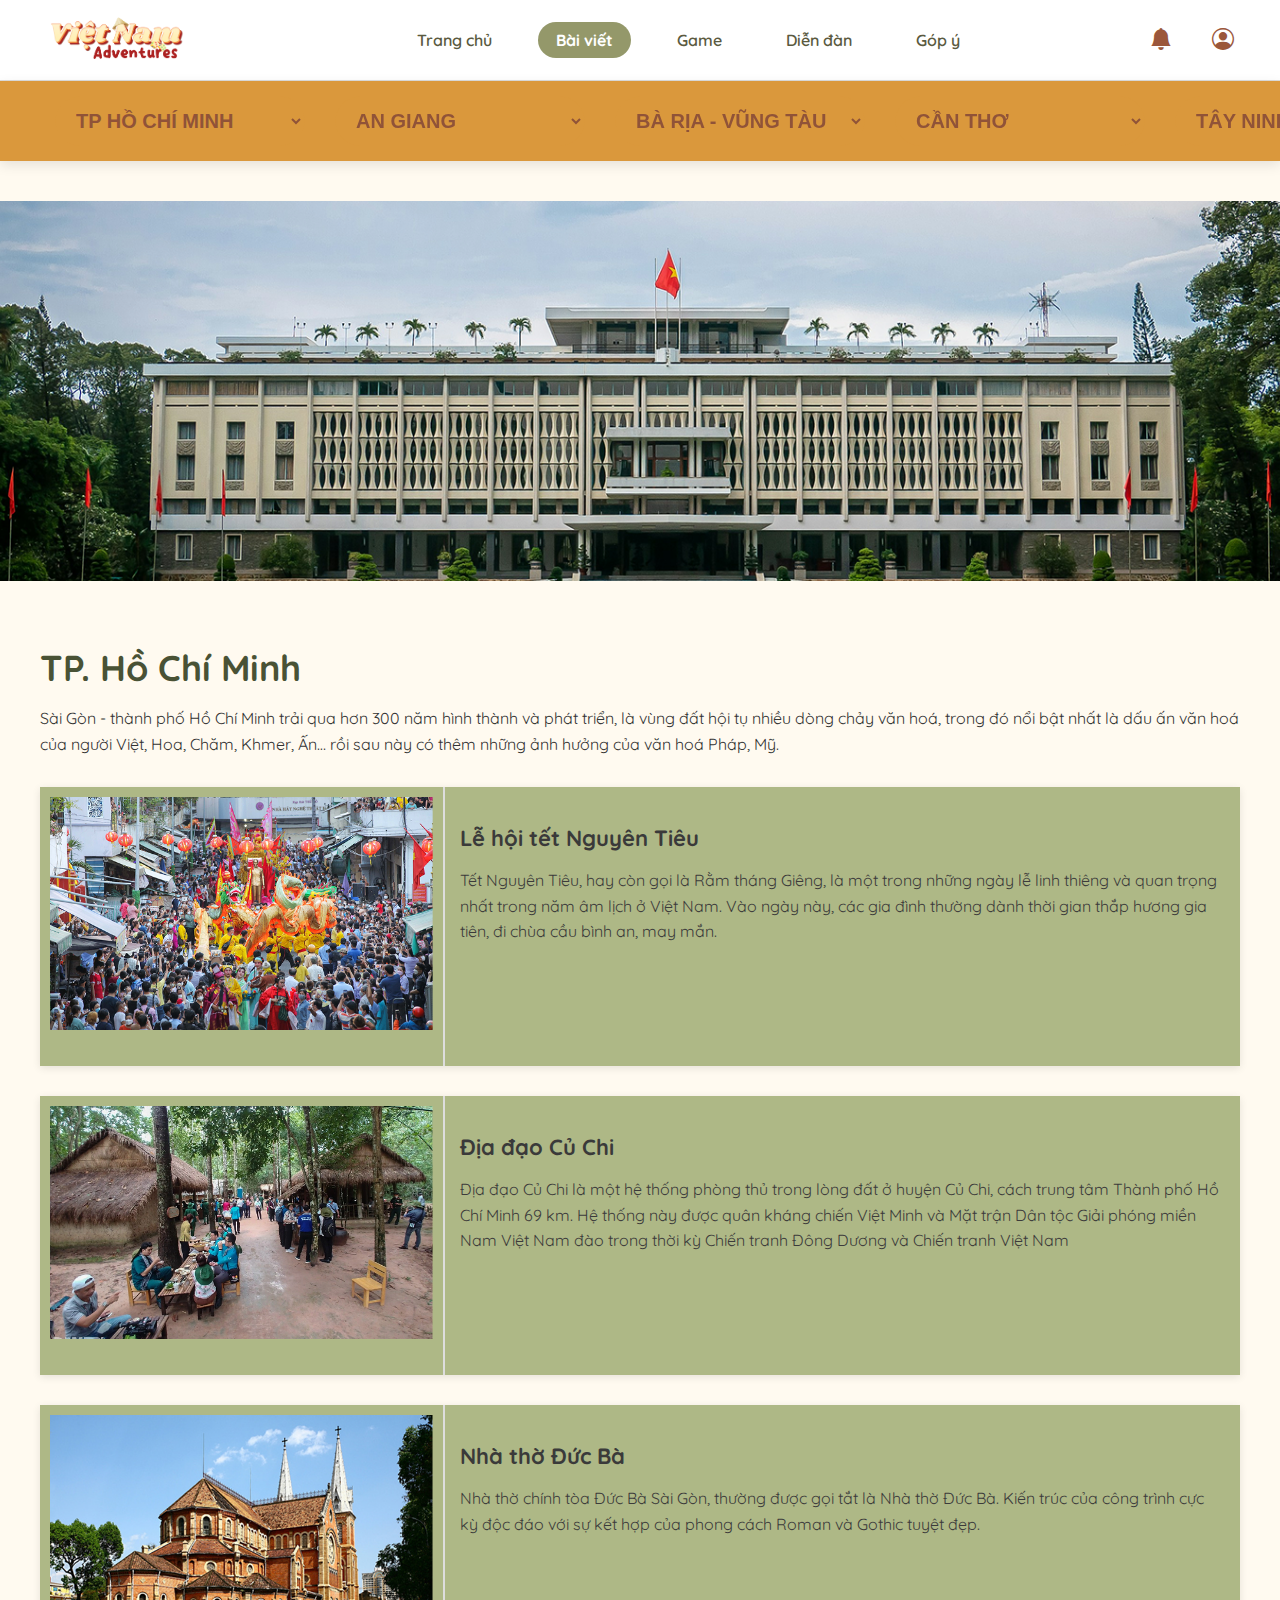
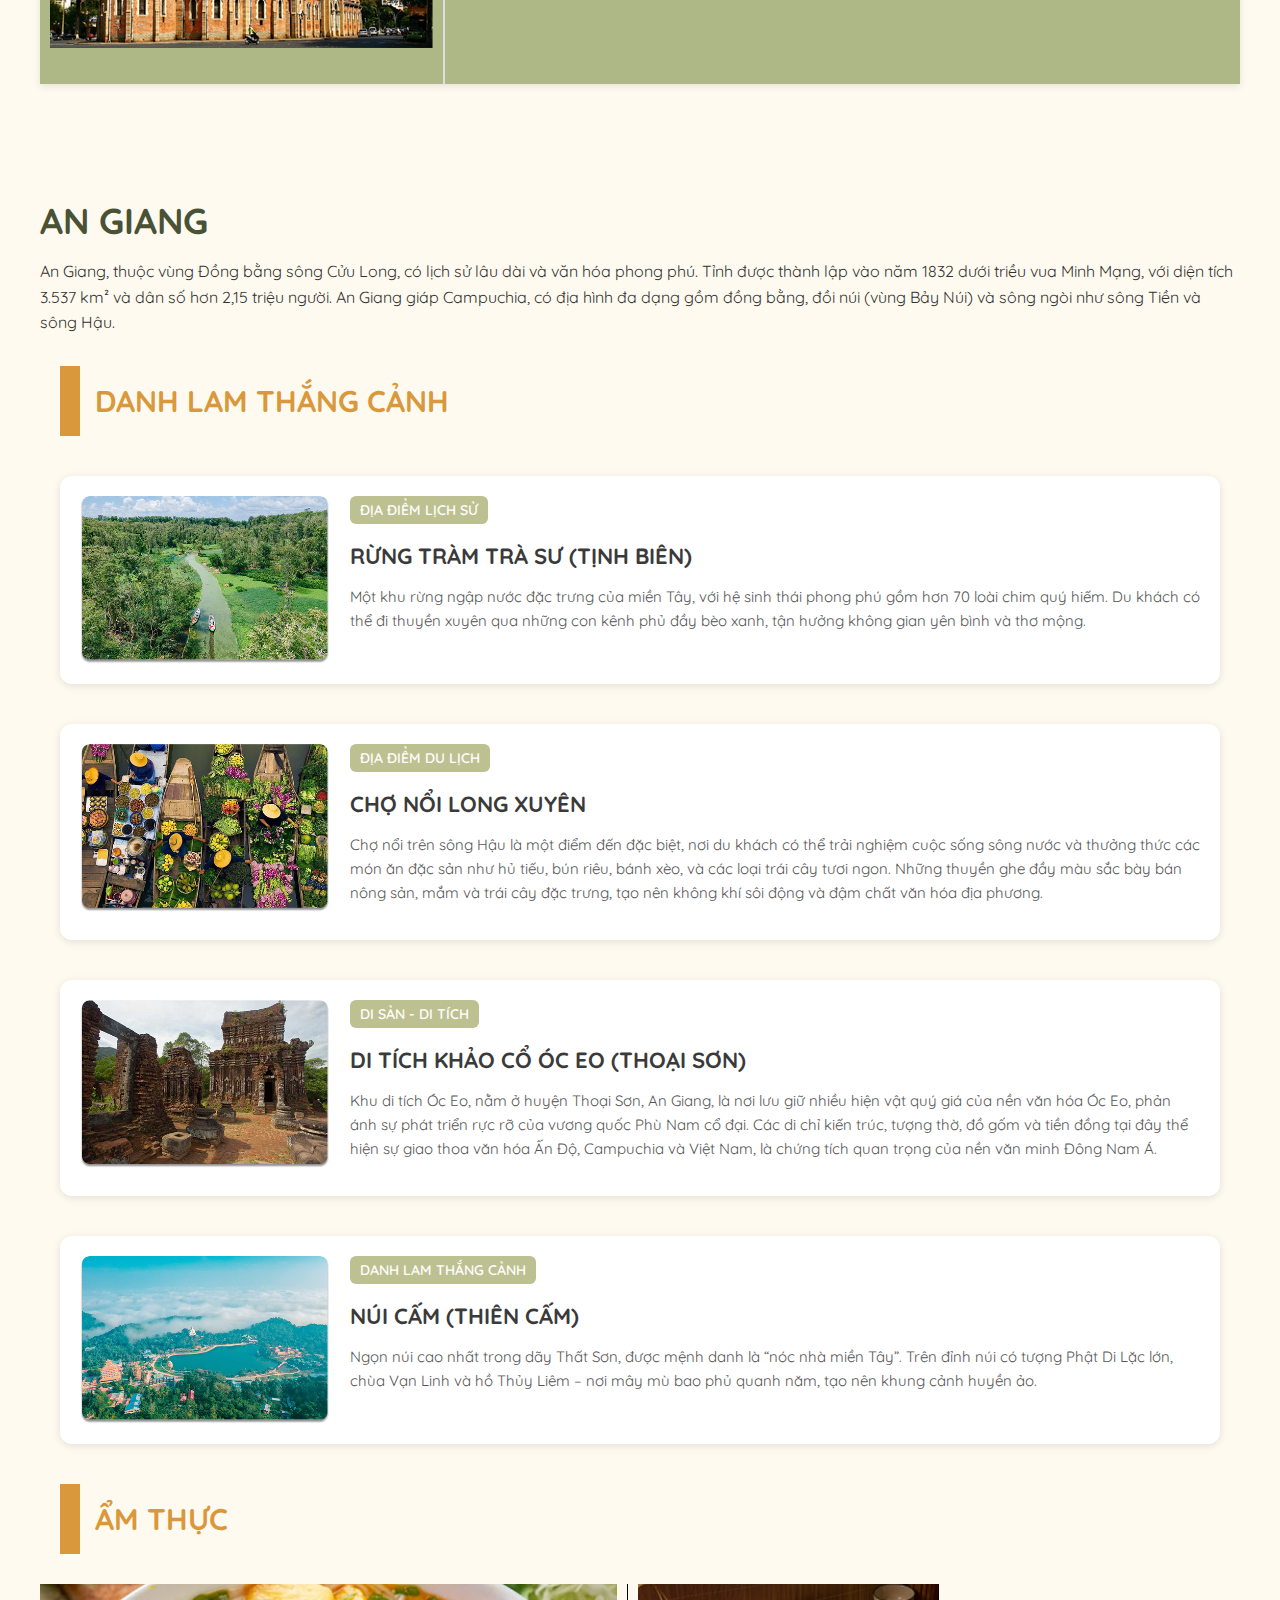
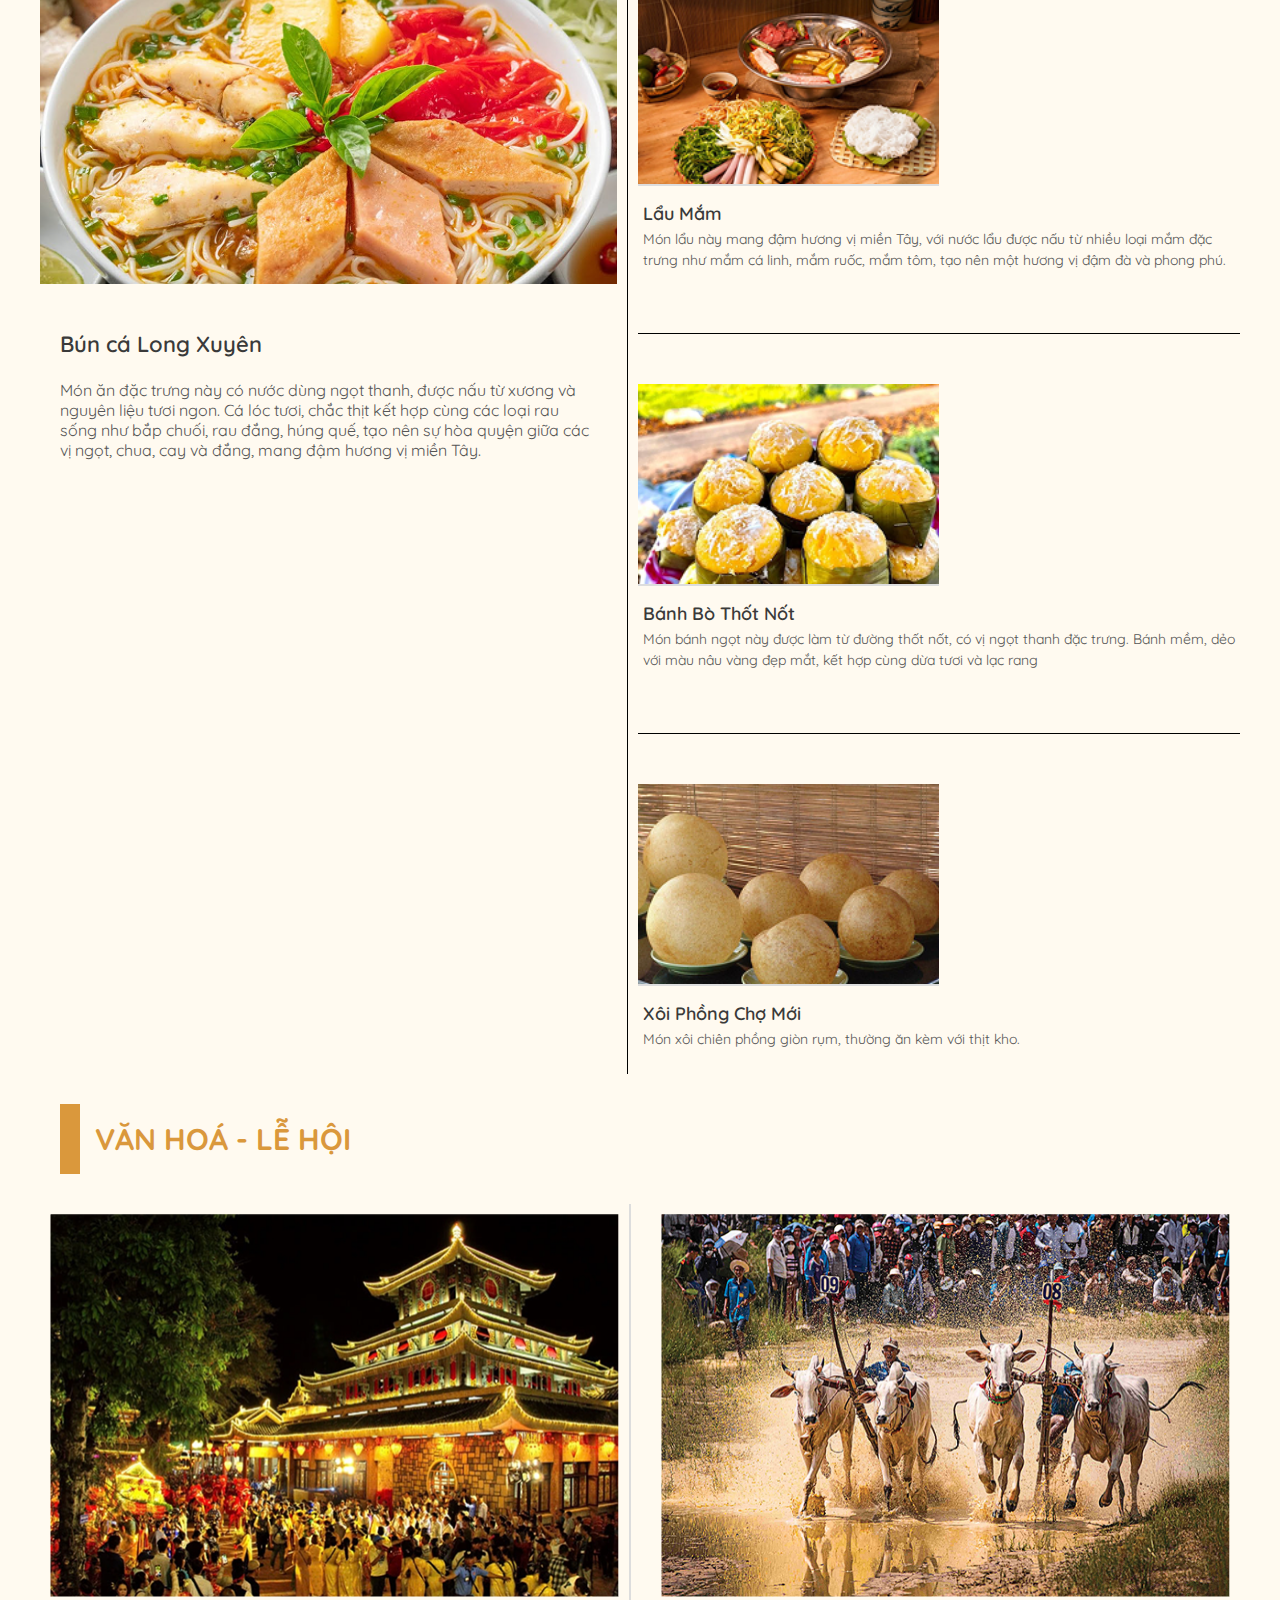
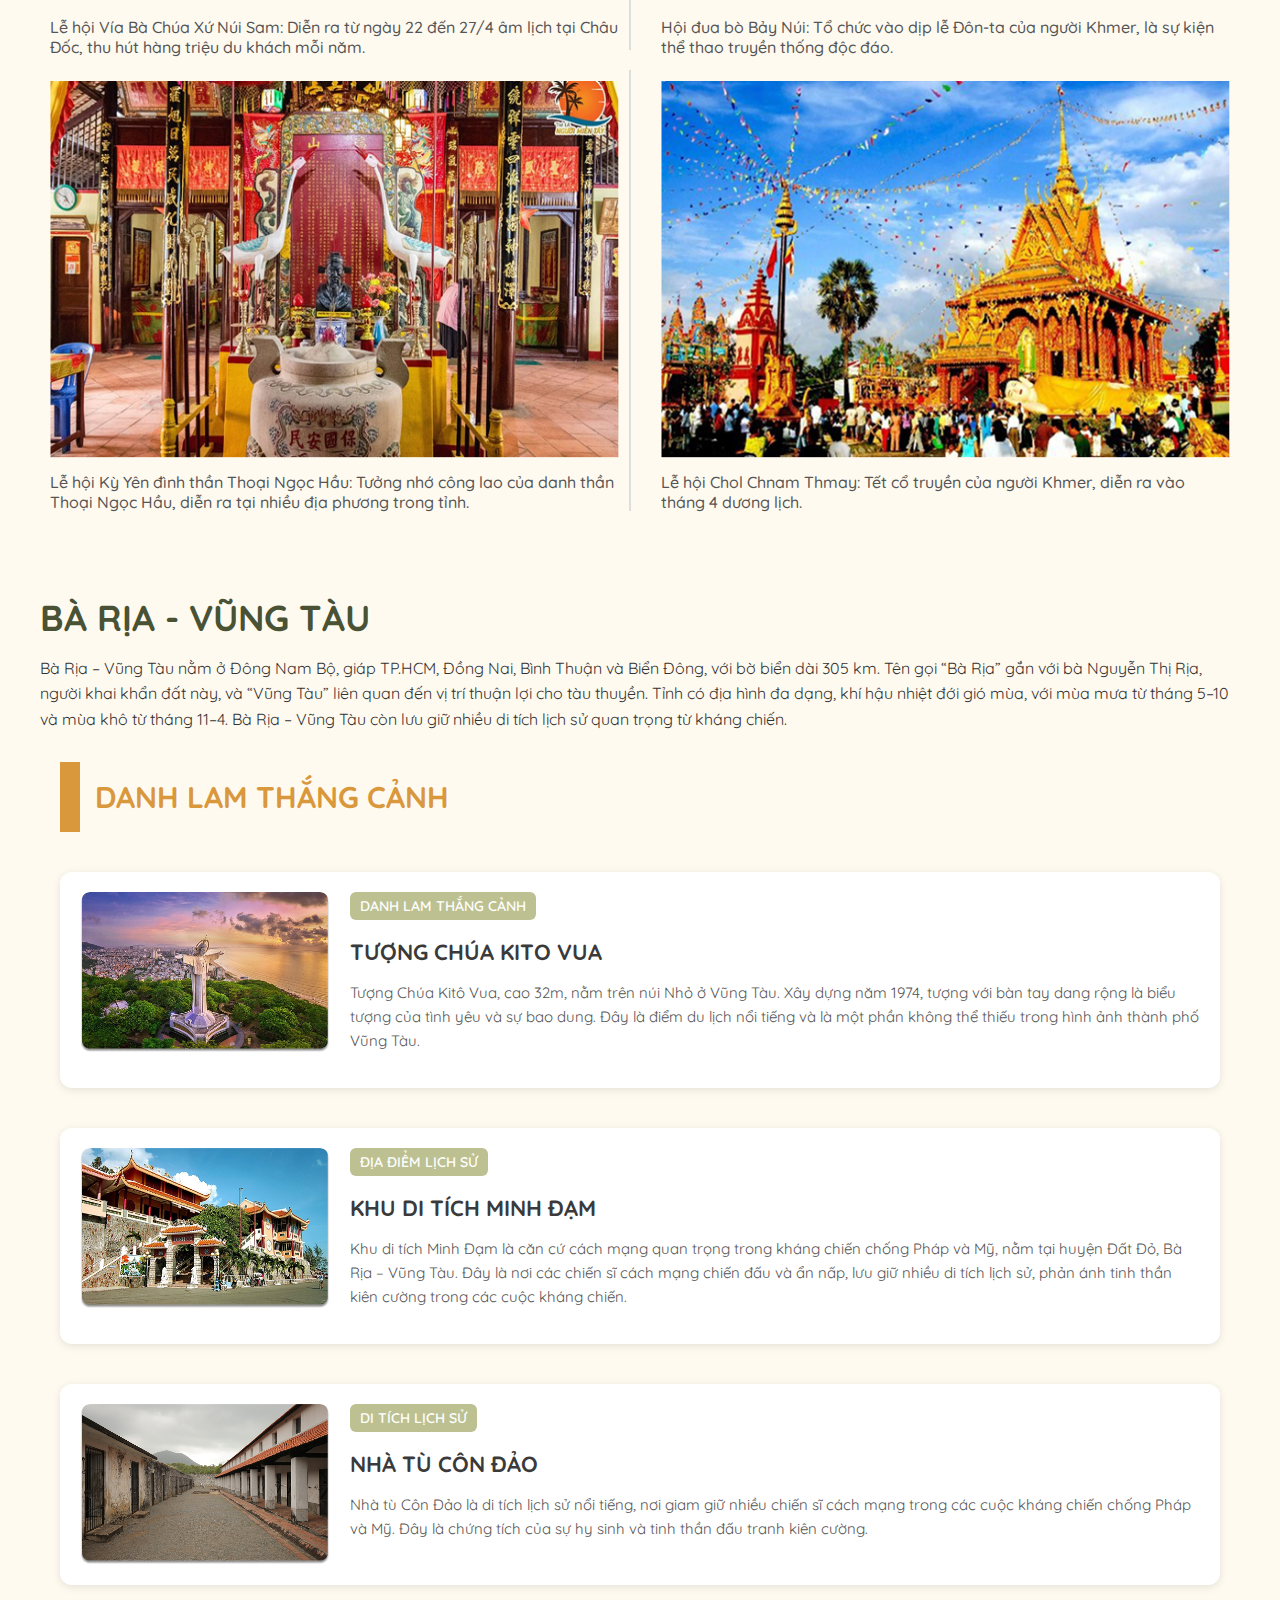
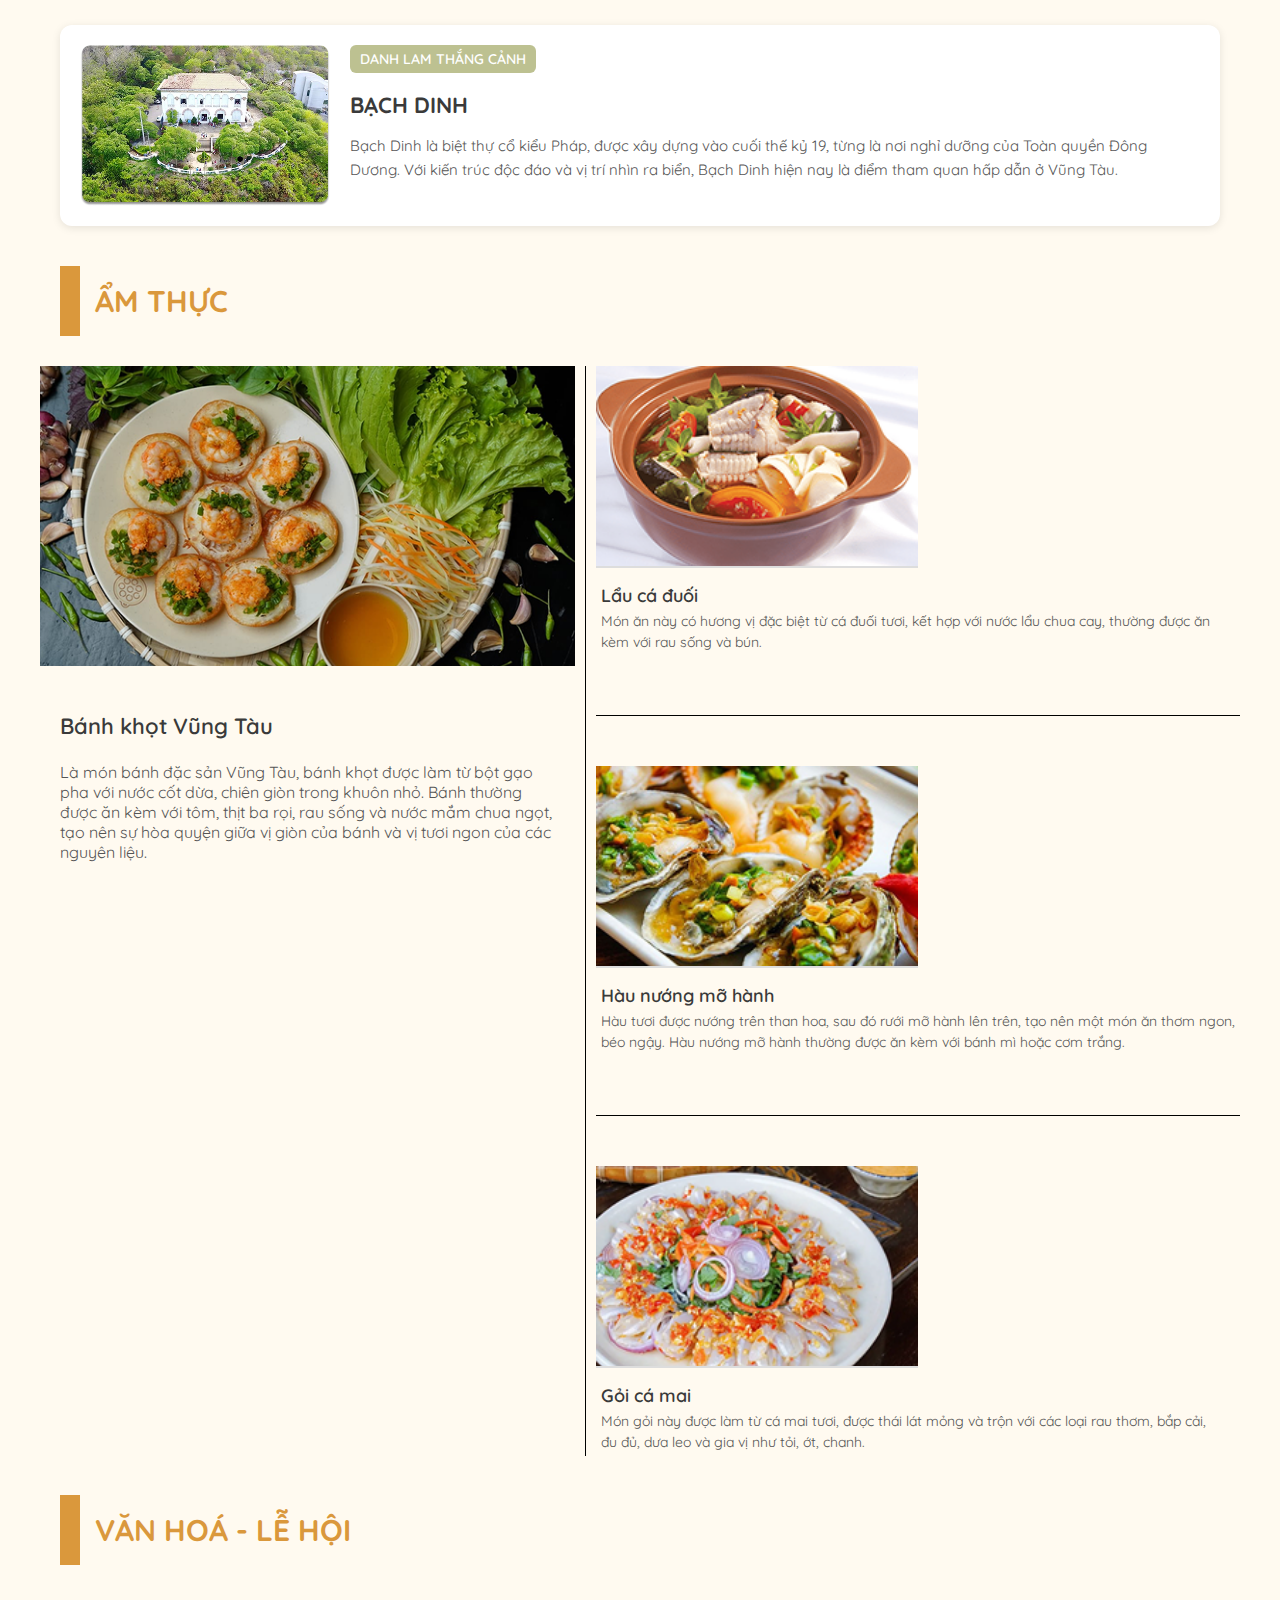
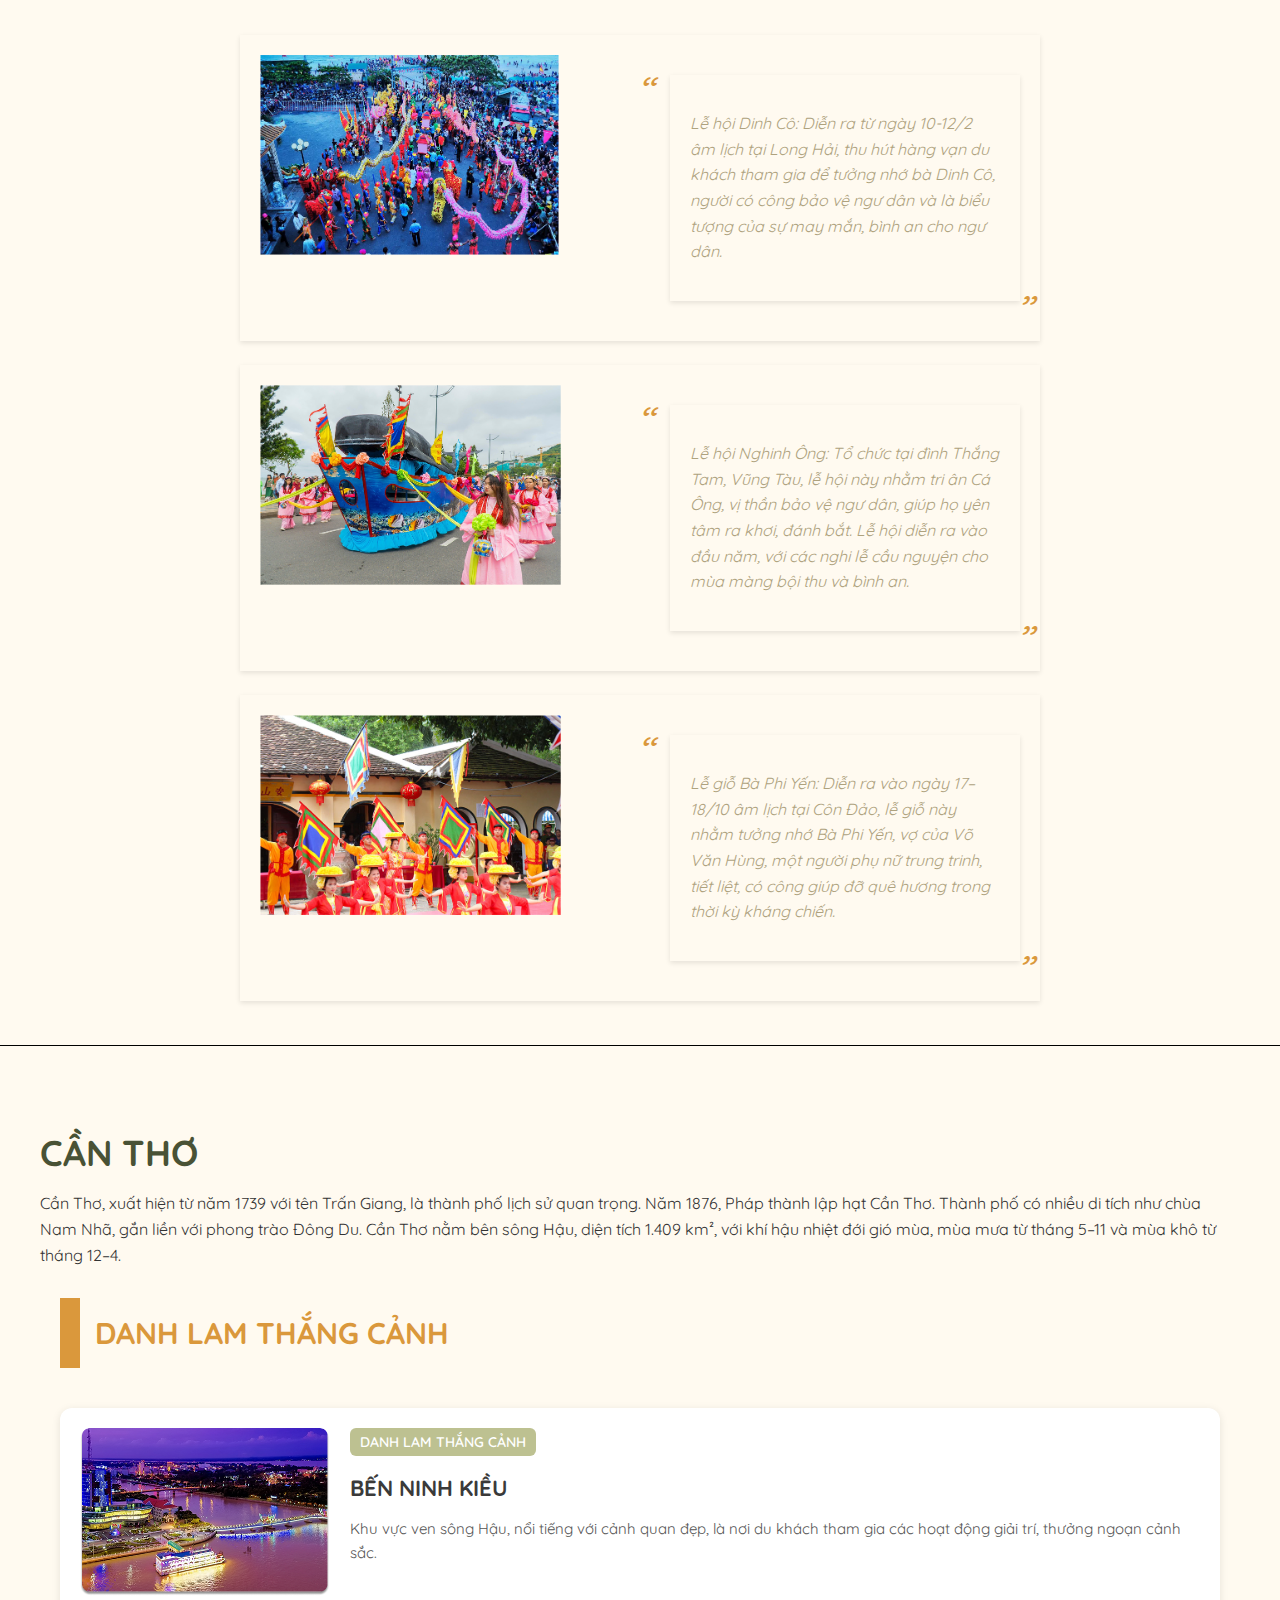
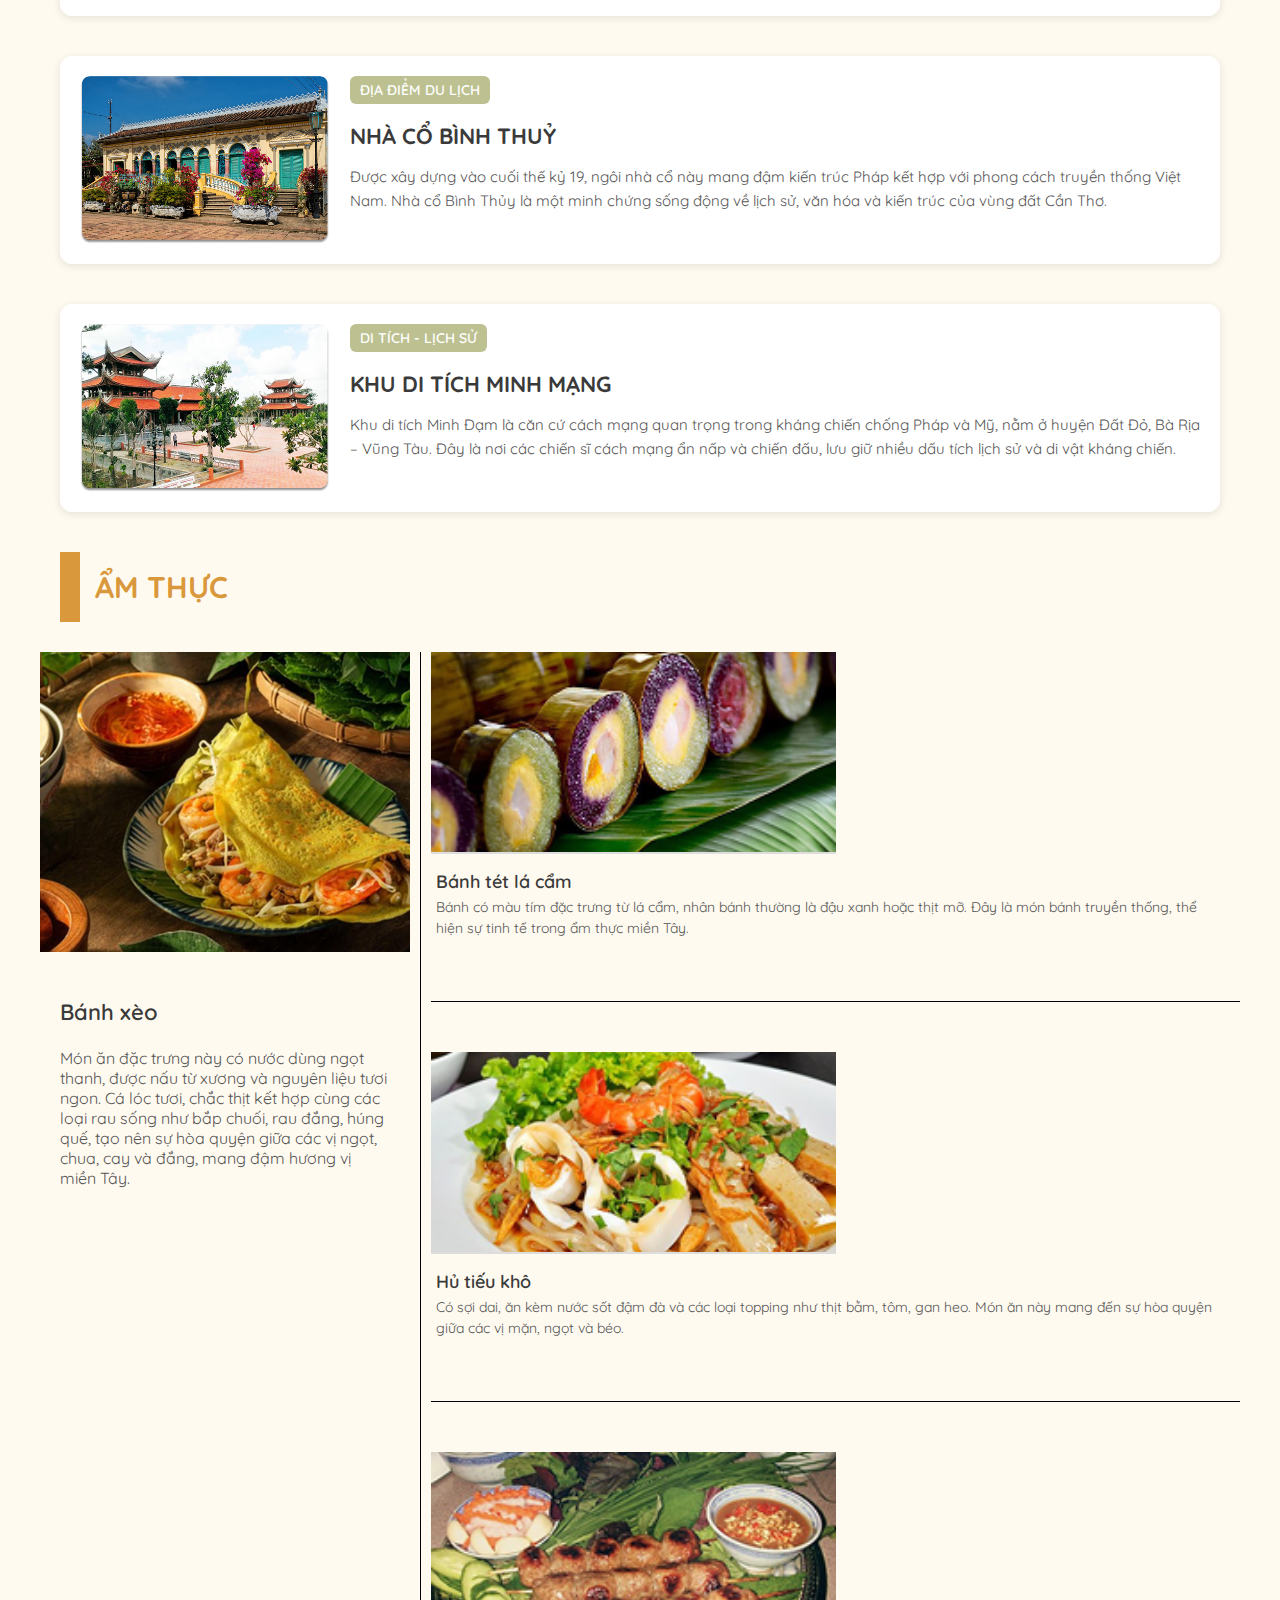
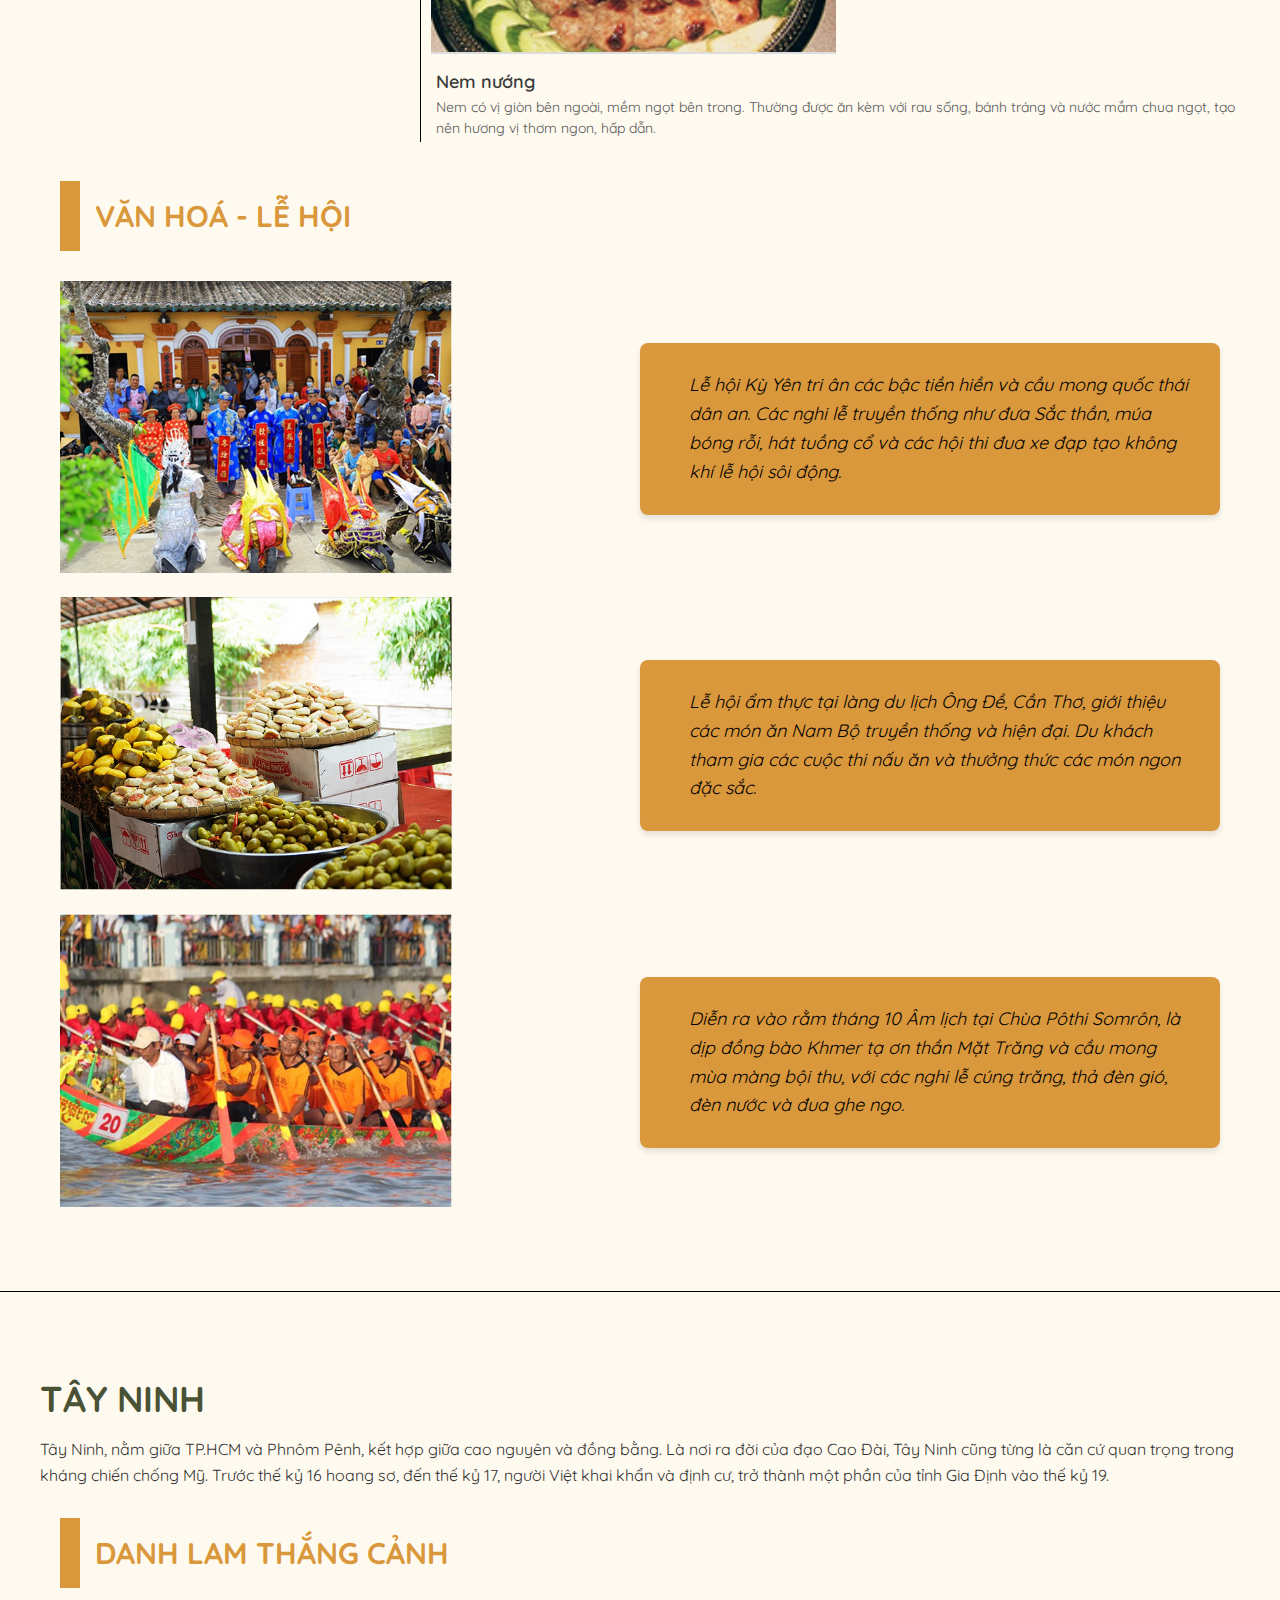
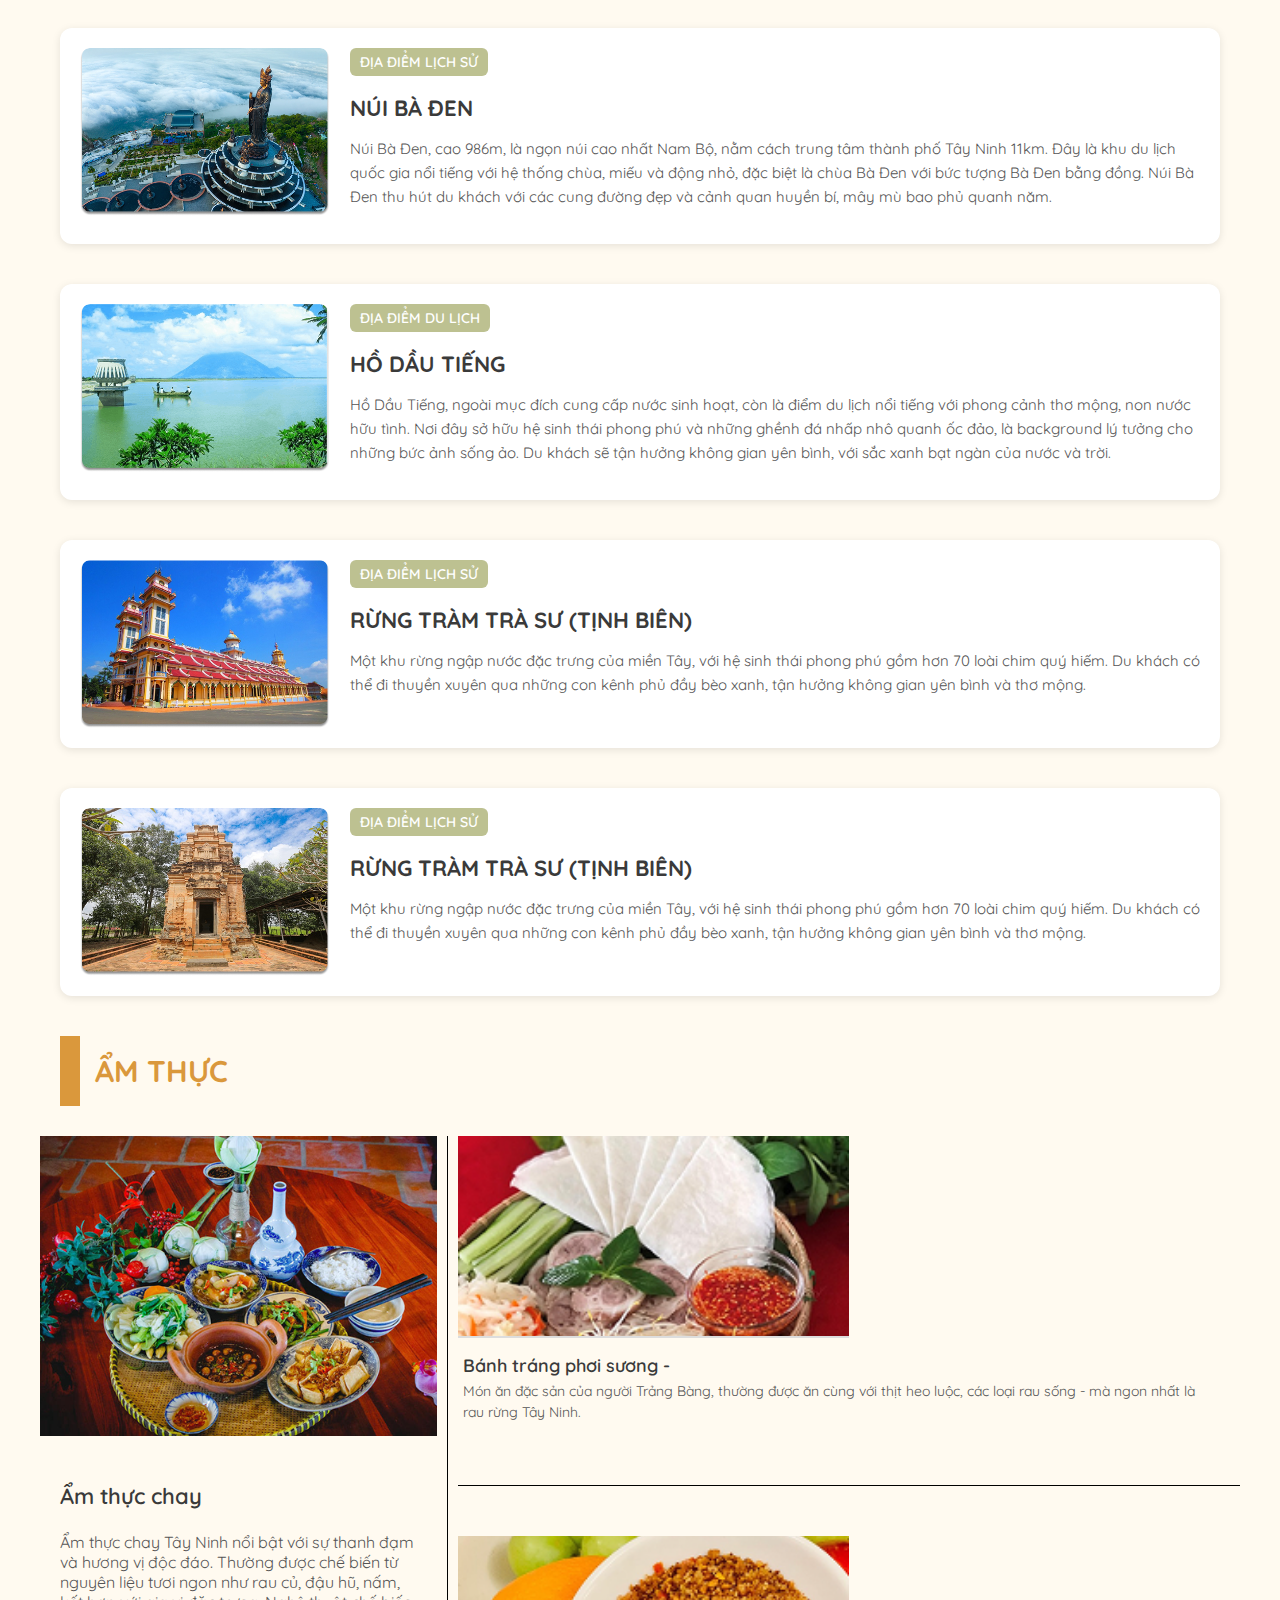
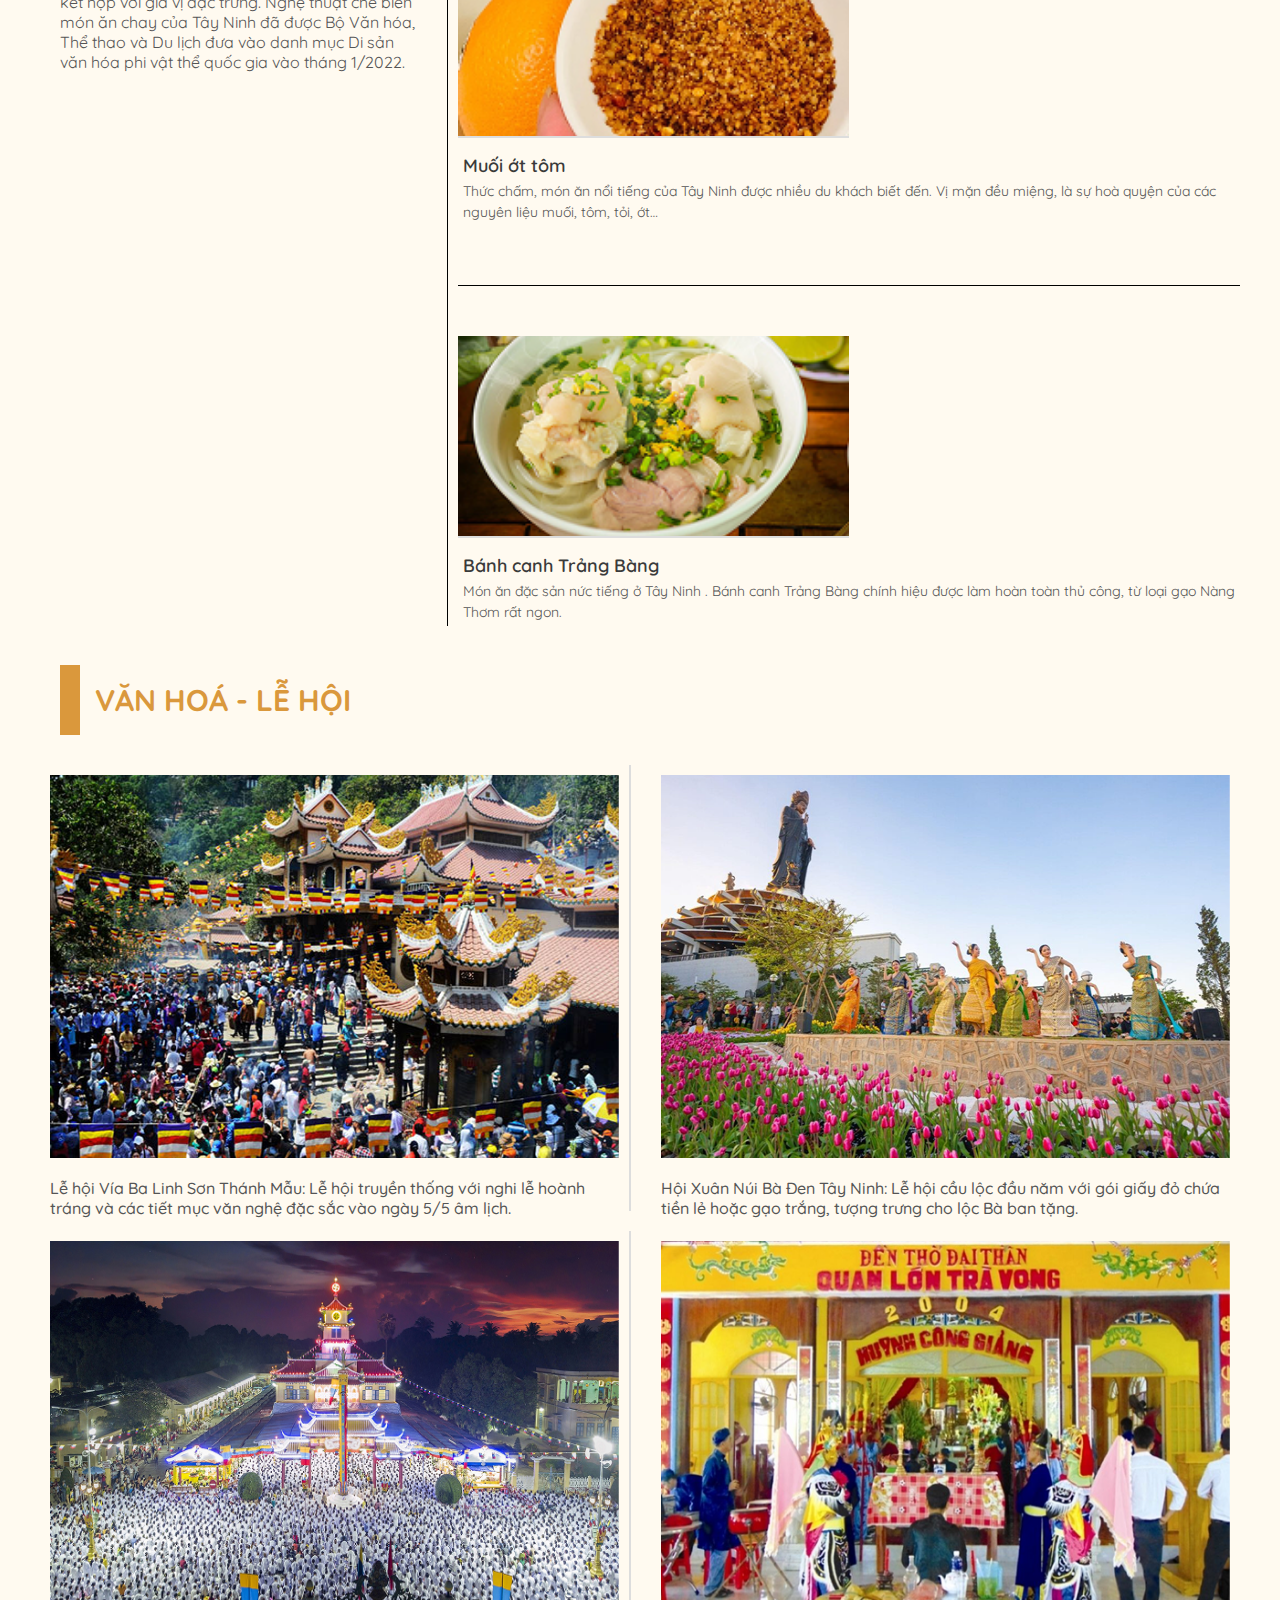
<file: templates/postmiennam.html>
<!DOCTYPE html>
<html lang="vi">
<head>
  <meta charset="UTF-8" />
  <meta name="viewport" content="width=device-width, initial-scale=1.0" />
  <title>Việt Nam Adventures</title>
  <link rel="stylesheet" href="/static/css/postmiennam.css" />
  <link rel="stylesheet" href="https://cdn.jsdelivr.net/npm/bootstrap-icons@1.10.5/font/bootstrap-icons.css" />
</head>
<body>
  <!-- Loader overlay -->
  <div id="loader">
    <div class="spinner"></div>
  </div>

  <header class="header">
    <div class="logo">
      <img src="/static/images/logoo_sample.png" alt="Logo" style="height: 80px; vertical-align: middle;">
    </div>
    <nav>
        <!--class="active" copy phần này dô cái tên của trang mình code (trong thẻ a sau phần "")-->
      <div class="nav-center">
        <a href="/" >Trang chủ</a>
        <a class="active" href="/posts" >Bài viết</a>
        <a href="/game">Game</a>
        <a href="/forum">Diễn đàn</a>
        <a href="/feedback">Góp ý</a>
      </div>
      <div class="nav-icons">
        <button id="notifIcon" class="icon-btn"><i class="bi bi-bell-fill"></i></button>
        <button id="userIcon" class="icon-btn"><i class="bi bi-person-circle"></i></button>
      </div>
    </nav>      
  </header>
<!--Write your code here-->

<div id="toc">
  <label for="HCM"></label>
  <select id="HCM" onchange="navigateToSection('HCM', this.value)">
      <option value="HCM">TP HỒ CHÍ MINH</option>
      <option value="Thông tin-1">Thông tin</option>
      <option value="Danh lam thắng cảnh-1">Danh lam thắng cảnh</option>
  </select>

  <select id="AG" onchange="navigateToSection('AG', this.value)">
      <option value="AG">AN GIANG</option>
      <option value="Thông tin-2">Thông tin</option>
      <option value="Danh lam thắng cảnh-2">Danh lam thắng cảnh</option>
      <option value="Ẩm thực-2">Ẩm thực</option>
      <option value="Văn hoá - lễ hội-2">Văn hoá - Lễ hội</option>
  </select>

  <select id="BR-VT" onchange="navigateToSection('BR-VT', this.value)">
      <option value="BR">BÀ RỊA - VŨNG TÀU</option>
      <option value="Thông tin-3">Thông tin</option>
      <option value="Danh lam thắng cảnh-3">Danh lam thắng cảnh</option>
      <option value="Ẩm thực-3">Ẩm thực</option>
      <option value="Văn hoá - lễ hội-3">Văn hoá - Lễ hội</option>
  </select>

  <select id="CT" onchange="navigateToSection('CT', this.value)">
      <option value="CT">CẦN THƠ</option>
      <option value="Thông tin-4">Thông tin</option>
      <option value="Danh lam thắng cảnh-4">Danh lam thắng cảnh</option>
      <option value="Ẩm thực-4">Ẩm thực</option>
      <option value="Văn hoá - lễ hội-4">Văn hoá - Lễ hội</option>
  </select>

  <select id="TN" onchange="navigateToSection('TN', this.value)">
      <option value="TN">TÂY NINH</option>
      <option value="Thông tin-5">Thông tin</option>
      <option value="Danh lam thắng cảnh-5">Danh lam thắng cảnh</option>
      <option value="Ẩm thực-5">Ẩm thực</option>
      <option value="Văn hoá - lễ hội-5">Văn hoá - Lễ hội</option>
  </select>
</div>

<div class="banner">
<div class="slides">
  <img src="/static/images/Rectangle 51.png" alt=" ">
  <img src="/static/images/Rectangle 52.png" alt=" ">
  <img src="/static/images/Rectangle 53.png" alt=" ">
  <img src="/static/images/Rectangle 54.png" alt=" ">
</div>
</div>


<div id="Thông tin-1" class="HCM">
    <h1>TP. Hồ Chí Minh</h1>
    <p class="description">
        Sài Gòn - thành phố Hồ Chí Minh trải qua hơn 300 năm hình thành và phát triển, là vùng đất hội tụ nhiều dòng chảy văn hoá, trong đó nổi bật nhất là dấu ấn văn hoá của người Việt, Hoa, Chăm, Khmer, Ấn… rồi sau này có thêm những ảnh hưởng của văn hoá Pháp, Mỹ. 
    </p>

    <!-- First Section -->
    <div id="Danh lam thắng cảnh-1" class="section">
      <div class="item">
        <div class="image-container">
          <img src="/static/images/le_hoi_tet_nguyen_tieu.png" alt=" " class="image">
        </div>
        <div class="description-box">
          <h3>Lễ hội tết Nguyên Tiêu</h3>
          <p> 
            Tết Nguyên Tiêu, hay còn gọi là Rằm tháng Giêng, là một trong những ngày lễ linh thiêng và quan trọng nhất trong năm âm lịch ở Việt Nam. Vào ngày này, các gia đình thường dành thời gian thắp hương gia tiên, đi chùa cầu bình an, may mắn. 
          </p> 
          </div>
      </div>
    </div>

    <!-- Second Section -->
    <div class="section reverse">
      <div class="item">
        <div class="image-container">
          <img src="/static/images/dia_dao_cu_chi.png" alt=" " class="image">
        </div>
        <div class="description-box">
          <h3>Địa đạo Củ Chi</h3>
          <p>Địa đạo Củ Chi là một hệ thống phòng thủ trong lòng đất ở huyện Củ Chi, cách trung tâm Thành phố Hồ Chí Minh 69 km. Hệ thống này được quân kháng chiến Việt Minh và Mặt trận Dân tộc Giải phóng miền Nam Việt Nam đào trong thời kỳ Chiến tranh Đông Dương và Chiến tranh Việt Nam</p>
        </div>
      </div>
    </div>

    <!-- Third Section -->
    <div class="section">
      <div class="item">
        <div class="image-container">
          <img src="/static/images/nhathoducba 1.png" alt=" " class="image">
        </div>
        <div class="description-box">
          <h3>Nhà thờ Đức Bà</h3>
          <p>Nhà thờ chính tòa Đức Bà Sài Gòn, thường được gọi tắt là Nhà thờ Đức Bà. Kiến trúc của công trình cực kỳ độc đáo với sự kết hợp của phong cách Roman và Gothic tuyệt đẹp. </p>
        </div>
      </div>
    </div>
</div>
<div id="Thông tin-2" class= "AG">
    <h1>AN GIANG</h1>
        <p class="description">
            An Giang, thuộc vùng Đồng bằng sông Cửu Long, có lịch sử lâu dài và văn hóa phong phú. Tỉnh được thành lập vào năm 1832 dưới triều vua Minh Mạng, với diện tích 3.537 km² và dân số hơn 2,15 triệu người. An Giang giáp Campuchia, có địa hình đa dạng gồm đồng bằng, đồi núi (vùng Bảy Núi) và sông ngòi như sông Tiền và sông Hậu. </p>
        <div id="Danh lam thắng cảnh-2" class="section-title">
            <span>Danh Lam Thắng Cảnh</span>
        </div>
        <div class="historical-section">
        <div class="historical-item">
          <img src="/static/images/Rectangle 603.png" alt=" ">
          <div class="historical-text">
            <div class="label">ĐỊA ĐIỂM LỊCH SỬ</div>
            <h2>RỪNG TRÀM TRÀ SƯ (TỊNH BIÊN)</h2>
            <p>Một khu rừng ngập nước đặc trưng của miền Tây, với hệ sinh thái phong phú gồm hơn 70 loài chim quý hiếm. Du khách có thể đi thuyền xuyên qua những con kênh phủ đầy bèo xanh, tận hưởng không gian yên bình và thơ mộng.</p>
        </div>
        </div>
        </div>
        <div class="historical-section">
          <div class="historical-item">
            <img src="/static/images/Rectangle 603-2.png" alt=" ">
            <div class="historical-text">
              <div class="label">ĐỊA ĐIỂM DU LỊCH</div>
              <h2>CHỢ NỔI LONG XUYÊN</h2>
              <p>Chợ nổi trên sông Hậu là một điểm đến đặc biệt, nơi du khách có thể trải nghiệm cuộc sống sông nước và thưởng thức các món ăn đặc sản như hủ tiếu, bún riêu, bánh xèo, và các loại trái cây tươi ngon. Những thuyền ghe đầy màu sắc bày bán nông sản, mắm và trái cây đặc trưng, tạo nên không khí sôi động và đậm chất văn hóa địa phương.</p>
          </div>
          </div>
          </div>
          <div class="historical-section">
            <div class="historical-item">
              <img src="/static/images/Rectangle 603-3.png" alt=" ">
              <div class="historical-text">
                <div class="label">DI SẢN - DI TÍCH</div>
                <h2>DI TÍCH KHẢO CỔ ÓC EO (THOẠI SƠN)</h2>
                <p>Khu di tích Óc Eo, nằm ở huyện Thoại Sơn, An Giang, là nơi lưu giữ nhiều hiện vật quý giá của nền văn hóa Óc Eo, phản ánh sự phát triển rực rỡ của vương quốc Phù Nam cổ đại. Các di chỉ kiến trúc, tượng thờ, đồ gốm và tiền đồng tại đây thể hiện sự giao thoa văn hóa Ấn Độ, Campuchia và Việt Nam, là chứng tích quan trọng của nền văn minh Đông Nam Á.</p>
            </div>
            </div>
            </div>
            <div class="historical-section">
              <div class="historical-item">
                <img src="/static/images/Rectangle 603-4.png" alt=" ">
                <div class="historical-text">
                  <div class="label">DANH LAM THẮNG CẢNH</div>
                  <h2>NÚI CẤM (THIÊN CẤM)</h2>
                  <p>Ngọn núi cao nhất trong dãy Thất Sơn, được mệnh danh là “nóc nhà miền Tây”. Trên đỉnh núi có tượng Phật Di Lặc lớn, chùa Vạn Linh và hồ Thủy Liêm – nơi mây mù bao phủ quanh năm, tạo nên khung cảnh huyền ảo.</p>
              </div>
              </div>
              </div>
        
        <div id="Ẩm thực-2" class="section-title">
            <span>ẨM THỰC</span>
        </div>
        <div class="food-content">
            <div class="main-food-item">
              <img src="/static/images/image-19.png" alt=" ">
              <div class="main-food-description">
                <h3>Bún cá Long Xuyên</h3>
                <p>Món ăn đặc trưng này có nước dùng ngọt thanh, được nấu từ xương và nguyên liệu tươi ngon. Cá lóc tươi, chắc thịt kết hợp cùng các loại rau sống như bắp chuối, rau đắng, húng quế, tạo nên sự hòa quyện giữa các vị ngọt, chua, cay và đắng, mang đậm hương vị miền Tây.</p>
              </div>
            </div>
        
            <!-- Divider between Main Item and Other Items -->
            <div class="divider"></div>
        
            <div class="other-food-items">
              <div class="food-item">
                <img src="/static/images/image-20.png" alt=" ">
                <div class="food-description">
                  <h3>Lẩu Mắm </h3>
                  <p>Món lẩu này mang đậm hương vị miền Tây, với nước lẩu được nấu từ nhiều loại mắm đặc</p>
                  <p>trưng như mắm cá linh, mắm ruốc, mắm tôm, tạo nên một hương vị đậm đà và phong phú.</p>
                </div>
              </div>
              <div class="black-divider"></div>
              <div class="food-item">
                <img src="/static/images/image-21.png" alt=" ">
                <div class="food-description">
                  <h3>Bánh Bò Thốt Nốt</h3>
                  <p>Món bánh ngọt này được làm từ đường thốt nốt, có vị ngọt thanh đặc trưng. Bánh mềm, dẻo</p>
                  <p>với màu nâu vàng đẹp mắt, kết hợp cùng dừa tươi và lạc rang</p>
                </div>
              </div>
              <div class="black-divider"></div>
              <div class="food-item">
                <img src="/static/images/image-22.png" alt=" ">
                <div class="food-description">
                  <h3>Xôi Phồng Chợ Mới</h3>
                  <p>Món xôi chiên phồng giòn rụm, thường ăn kèm với thịt kho. </p>
                </div>
              </div>
            </div>
           </div>
        <div id="Văn hoá - lễ hội-2" class="section-title">
        <span>VĂN HOÁ - LỄ HỘI</span>
        </div>
        <!-- Top Images (2 images) -->
        <div class="top-images">
        <div class="image-container">
          <img src="/static/images/image 68.png" alt="Lễ hội Via Bà Chúa Xứ Núi Sam">
          <p>Lễ hội Vía Bà Chúa Xứ Núi Sam: Diễn ra từ ngày 22 đến 27/4 âm lịch tại Châu Đốc, thu hút hàng triệu du khách mỗi năm.</p>
        </div>
        <div class="image-container">
          <img src="/static/images/image-23.png" alt="Hội đua bò Bảy Núi">
          <p>Hội đua bò Bảy Núi: Tổ chức vào dịp lễ Đôn-ta của người Khmer, là sự kiện thể thao truyền thống độc đáo.</p>
        </div>
      </div>
  
      <!-- Bottom Images (2 images) -->
      <div class="bottom-images">
        <div class="image-container">
          <img src="/static/images/image-24.png" alt="Lễ hội Kỳ Yên">
          <p>Lễ hội Kỳ Yên đình thần Thoại Ngọc Hầu: Tưởng nhớ công lao của danh thần Thoại Ngọc Hầu, diễn ra tại nhiều địa phương trong tỉnh.</p>
        </div>
        <div class="image-container">
          <img src="/static/images/image-25.png" alt="Lễ hội Chol Chnam Thmay">
          <p>Lễ hội Chol Chnam Thmay: Tết cổ truyền của người Khmer, diễn ra vào tháng 4 dương lịch.</p>
        </div>
      </div>
</div>



<div id="Thông tin-3" class= "BRVT">
    <h1>BÀ RỊA - VŨNG TÀU</h1>
        <p class="description">
            Bà Rịa – Vũng Tàu nằm ở Đông Nam Bộ, giáp TP.HCM, Đồng Nai, Bình Thuận và Biển Đông, với bờ biển dài 305 km. Tên gọi “Bà Rịa” gắn với bà Nguyễn Thị Rịa, người khai khẩn đất này, và “Vũng Tàu” liên quan đến vị trí thuận lợi cho tàu thuyền. Tỉnh có địa hình đa dạng, khí hậu nhiệt đới gió mùa, với mùa mưa từ tháng 5–10 và mùa khô từ tháng 11–4. Bà Rịa – Vũng Tàu còn lưu giữ nhiều di tích lịch sử quan trọng từ kháng chiến. </p>
        <div id="Danh lam thắng cảnh-3"  class="section-title">
        <span>Danh Lam Thắng Cảnh</span>
        </div>
        <div class="historical-section">
        <div class="historical-item">
          <img src="/static/images/Rectangle 603-5.png" alt=" ">
          <div class="historical-text">
            <div class="label">DANH LAM THẮNG CẢNH</div>
            <h2>TƯỢNG CHÚA KITO VUA</h2>
            <p>Tượng Chúa Kitô Vua, cao 32m, nằm trên núi Nhỏ ở Vũng Tàu. Xây dựng năm 1974, tượng với bàn tay dang rộng là biểu tượng của tình yêu và sự bao dung. Đây là điểm du lịch nổi tiếng và là một phần không thể thiếu trong hình ảnh thành phố Vũng Tàu.</div>
        </div>
        </div>
        <div class="historical-section">
        <div class="historical-item">
          <img src="/static/images/Rectangle 603-6.png" alt=" ">
          <div class="historical-text">
            <div class="label">ĐỊA ĐIỂM LỊCH SỬ</div>
            <h2>KHU DI TÍCH MINH ĐẠM</h2>
            <p>Khu di tích Minh Đạm là căn cứ cách mạng quan trọng trong kháng chiến chống Pháp và Mỹ, nằm tại huyện Đất Đỏ, Bà Rịa – Vũng Tàu. Đây là nơi các chiến sĩ cách mạng chiến đấu và ẩn nấp, lưu giữ nhiều di tích lịch sử, phản ánh tinh thần kiên cường trong các cuộc kháng chiến.</div>
        </div>
        </div>
        <div class="historical-section">
            <div class="historical-item">
              <img src="/static/images/Rectangle 603-8.png" alt=" ">
              <div class="historical-text">
                <div class="label">DI TÍCH LỊCH SỬ</div>
                <h2>NHÀ TÙ CÔN ĐẢO</h2>
                <p>Nhà tù Côn Đảo là di tích lịch sử nổi tiếng, nơi giam giữ nhiều chiến sĩ cách mạng trong các cuộc kháng chiến chống Pháp và Mỹ. Đây là chứng tích của sự hy sinh và tinh thần đấu tranh kiên cường.</div>
        </div>
        </div>
        <div class="historical-section">
            <div class="historical-item">
              <img src="/static/images/Rectangle 603-9.png" alt=" ">
              <div class="historical-text">
                <div class="label">DANH LAM THẮNG CẢNH</div>
                <h2>BẠCH DINH</h2>
                <p>Bạch Dinh là biệt thự cổ kiểu Pháp, được xây dựng vào cuối thế kỷ 19, từng là nơi nghỉ dưỡng của Toàn quyền Đông Dương. Với kiến trúc độc đáo và vị trí nhìn ra biển, Bạch Dinh hiện nay là điểm tham quan hấp dẫn ở Vũng Tàu.</div>
        </div>
        </div>
        <div id="Ẩm thực-3"  class="section-title">
            <span>ẨM THỰC</span>
        </div>
        <div class="food-content">
            <div class="main-food-item">
              <img src="/static/images/image-26.png" alt=" ">
              <div class="main-food-description">
                <h3>Bánh khọt Vũng Tàu</h3>
                <p>Là món bánh đặc sản Vũng Tàu, bánh khọt được làm từ bột gạo pha với nước cốt dừa, chiên giòn trong khuôn nhỏ. Bánh thường được ăn kèm với tôm, thịt ba rọi, rau sống và nước mắm chua ngọt, tạo nên sự hòa quyện giữa vị giòn của bánh và vị tươi ngon của các nguyên liệu.</p>
              </div>
            </div>
        
            <!-- Divider between Main Item and Other Items -->
            <div class="divider"></div>
        
            <div class="other-food-items">
              <div class="food-item">
                <img src="/static/images/image-27.png" alt=" ">
                <div class="food-description">
                  <h3>Lẩu cá đuối</h3>
                  <p>Món ăn này có hương vị đặc biệt từ cá đuối tươi, kết hợp với nước lẩu chua cay, thường được ăn </p>
                  <p>kèm với rau sống và bún. </p>
                </div>
              </div>
              <div class="black-divider"></div>
              <div class="food-item">
                <img src="/static/images/image-28.png" alt=" ">
                <div class="food-description">
                  <h3>Hàu nướng mỡ hành</h3>
                  <p>Hàu tươi được nướng trên than hoa, sau đó rưới mỡ hành lên trên, tạo nên một món ăn thơm ngon,</p>
                  <p>béo ngậy. Hàu nướng mỡ hành thường được ăn kèm với bánh mì hoặc cơm trắng.</p>
                </div>
              </div>
              <div class="black-divider"></div>
              <div class="food-item">
                <img src="/static/images/image-29.png" alt=" ">
                <div class="food-description">
                  <h3>Gỏi cá mai</h3>
                  <p>Món gỏi này được làm từ cá mai tươi, được thái lát mỏng và trộn với các loại rau thơm, bắp cải,</p> 
                  <p>đu đủ, dưa leo và gia vị như tỏi, ớt, chanh. </p>
                </div>
              </div>
            </div>
           </div>
        <div id="Văn hoá - lễ hội-3"  class="section-title">
        <span>VĂN HOÁ - LỄ HỘI</span>
        </div>
        <div class="event">
      <div class="event-item">
        <div class="image-container-event">
          <img src="/static/images/image 65.png" alt="Lễ hội Dinh Cô" />
        </div>
        <div class="text-container">
          <div class="quote">
            <div class="event-item-3">
            <p>Lễ hội Dinh Cô: Diễn ra từ ngày 10-12/2 âm lịch tại Long Hải, thu hút hàng vạn du khách tham gia để tưởng nhớ bà Dinh Cô, người có công bảo vệ ngư dân và là biểu tượng của sự may mắn, bình an cho ngư dân.</p>
          </div>
          </div>
        </div>
      </div>
    </div>

    <!-- Lễ hội Nghinh Ông -->
    <div class="event">
      <div class="event-item">
        <div class="image-container-event">
          <img src="/static/images/image 70.png" alt="Lễ hội Nghinh Ông" />
        </div>
        <div class="text-container">
          <div class="quote">
            <div class="event-item-3">
            <p>Lễ hội Nghinh Ông: Tổ chức tại đình Thắng Tam, Vũng Tàu, lễ hội này nhằm tri ân Cá Ông, vị thần bảo vệ ngư dân, giúp họ yên tâm ra khơi, đánh bắt. Lễ hội diễn ra vào đầu năm, với các nghi lễ cầu nguyện cho mùa màng bội thu và bình an.</p>
          </div>
        </div>
        </div>
      </div>
    </div>

    <!-- Lễ giỗ Bà Phi Yến -->
    <div class="event">
      <div class="event-item">
        <div class="image-container-event">
          <img src="/static/images/image 63.png" alt="Lễ giỗ Bà Phi Yến" />
        </div>
        <div class="text-container">
          <div class="quote">
            <div class="event-item-3">
            <p>Lễ giỗ Bà Phi Yến: Diễn ra vào ngày 17–18/10 âm lịch tại Côn Đảo, lễ giỗ này nhằm tưởng nhớ Bà Phi Yến, vợ của Võ Văn Hùng, một người phụ nữ trung trinh, tiết liệt, có công giúp đỡ quê hương trong thời kỳ kháng chiến.</p>
          </div>
          </div>
        </div>
      </div>
    </div>
</div>


<div class="black-divider"></div>


<div id="Thông tin-4" class= "CT">
  <h1>CẦN THƠ</h1>
      <p class="description">
        Cần Thơ, xuất hiện từ năm 1739 với tên Trấn Giang, là thành phố lịch sử quan trọng. Năm 1876, Pháp thành lập hạt Cần Thơ. Thành phố có nhiều di tích như chùa Nam Nhã, gắn liền với phong trào Đông Du. Cần Thơ nằm bên sông Hậu, diện tích 1.409 km², với khí hậu nhiệt đới gió mùa, mùa mưa từ tháng 5–11 và mùa khô từ tháng 12–4.</p>
        <div id="Danh lam thắng cảnh-4"  class="section-title">
          <span>Danh Lam Thắng Cảnh</span>
      </div>
      <div class="historical-section">
      <div class="historical-item">
        <img src="/static/images/Rectangle 603-7.png" alt=" ">
        <div class="historical-text">
          <div class="label">DANH LAM THẮNG CẢNH</div>
          <h2>BẾN NINH KIỀU</h2>
          <p>Khu vực ven sông Hậu, nổi tiếng với cảnh quan đẹp, là nơi du khách tham gia các hoạt động giải trí, thưởng ngoạn cảnh sắc.</p>
          </div>
      </div>
      </div>
      <div class="historical-section">
      <div class="historical-item">
        <img src="/static/images/Rectangle 603-10.png" alt=" ">
        <div class="historical-text">
          <div class="label">ĐỊA ĐIỂM DU LỊCH</div>
          <h2>NHÀ CỔ BÌNH THUỶ</h2>
          <p>Được xây dựng vào cuối thế kỷ 19, ngôi nhà cổ này mang đậm kiến trúc Pháp kết hợp với phong cách truyền thống Việt Nam. Nhà cổ Bình Thủy là một minh chứng sống động về lịch sử, văn hóa và kiến trúc của vùng đất Cần Thơ.</p>
          </div>
      </div>
    </div>
       <div class="historical-section">
        <div class="historical-item">
          <img src="/static/images/Rectangle 603-11.png" alt=" ">
          <div class="historical-text">
            <div class="label">DI TÍCH - LỊCH SỬ</div>
            <h2>KHU DI TÍCH MINH MẠNG</h2>
            <p>Khu di tích Minh Đạm là căn cứ cách mạng quan trọng trong kháng chiến chống Pháp và Mỹ, nằm ở huyện Đất Đỏ, Bà Rịa – Vũng Tàu. Đây là nơi các chiến sĩ cách mạng ẩn nấp và chiến đấu, lưu giữ nhiều dấu tích lịch sử và di vật kháng chiến.</p>
           </div>
        </div>
     </div>
      

      <div id="Ẩm thực-4" class="section-title">
          <span>ẨM THỰC</span>
      </div>
      <div class="food-content">
          <div class="main-food-item">
            <img src="/static/images/image-42.png" alt=" ">
            <div class="main-food-description">
              <h3>Bánh xèo</h3>
              <p>Món ăn đặc trưng này có nước dùng ngọt thanh, được nấu từ xương và nguyên liệu tươi ngon. Cá lóc tươi, chắc thịt kết hợp cùng các loại rau sống như bắp chuối, rau đắng, húng quế, tạo nên sự hòa quyện giữa các vị ngọt, chua, cay và đắng, mang đậm hương vị miền Tây.</p>
            </div>
          </div>
      
          <!-- Divider between Main Item and Other Items -->
          <div class="divider"></div>
      
          <div class="other-food-items">
            <div class="food-item">
              <img src="/static/images/image-43.png" alt=" ">
              <div class="food-description">
                <h3>Bánh tét lá cẩm </h3>
                <p>Bánh có màu tím đặc trưng từ lá cẩm, nhân bánh thường là đậu xanh hoặc thịt mỡ. Đây là món bánh truyền thống, thể</p>
                <p>hiện sự tinh tế trong ẩm thực miền Tây.</p>
              </div>
            </div>
            <div class="black-divider"></div>
            <div class="food-item">
              <img src="/static/images/image-44.png" alt=" ">
              <div class="food-description">
                <h3>Hủ tiếu khô </h3>
                <p>Có sợi dai, ăn kèm nước sốt đậm đà và các loại topping như thịt bằm, tôm, gan heo. Món ăn này mang đến sự hòa quyện</p>
                <p>giữa các vị mặn, ngọt và béo.</p>
              </div>
            </div>
            <div class="black-divider"></div>
            <div class="food-item">
              <img src="/static/images/image-45.png" alt=" ">
              <div class="food-description">
                <h3>Nem nướng</h3>
                <p>Nem có vị giòn bên ngoài, mềm ngọt bên trong. Thường được ăn kèm với rau sống, bánh tráng và nước mắm chua ngọt, tạo<p>
                <p>nên hương vị thơm ngon, hấp dẫn. </p>
              </div>
            </div>
          </div>
         </div>


         <div id="Văn hoá - lễ hội-4" class="section-title">
          <span>VĂN HOÁ - LỄ HỘI</span>
          </div>

         <div class="event-section-2">
          <div class="event-2">
            <div class="event-item-2">
              <div class="image-container-2">
                <img src="/static/images/image 42.png" alt="Event 1">
              </div>
              <div class="text-container-2">
                <div class="quote-2">
                  <p>Lễ hội Kỳ Yên tri ân các bậc tiền hiền và cầu mong quốc thái dân an. Các nghi lễ truyền thống như đưa Sắc thần, múa bóng rỗi, hát tuồng cổ và các hội thi đua xe đạp tạo không khí lễ hội sôi động.</p>
                </div>
              </div>
            </div>
          </div>

        </div>
          <!-- Event 2 -->
          <div class="event-section-2">
            <div class="event-item-2">
              <div class="image-container-2">
                <img src="/static/images/image 41.png" alt="Event 2">
              </div>
              <div class="text-container-2">
                <div class="quote-2">
                  <p>Lễ hội ẩm thực tại làng du lịch Ông Đề, Cần Thơ, giới thiệu các món ăn Nam Bộ truyền thống và hiện đại. Du khách tham gia các cuộc thi nấu ăn và thưởng thức các món ngon đặc sắc.</p>
                </div>
              </div>
            </div>
          </div>

             <!-- Event 3 -->
          <div class="event-section-2">
            <div class="event-item-2">
              <div class="image-container-2">
                <img src="/static/images/image 40.png" alt="Event 2">
              </div>
              <div class="text-container-2">
                <div class="quote-2">
                  <p>Diễn ra vào rằm tháng 10 Âm lịch tại Chùa Pôthi Somrôn, là dịp đồng bào Khmer tạ ơn thần Mặt Trăng và cầu mong mùa màng bội thu, với các nghi lễ cúng trăng, thả đèn gió, đèn nước và đua ghe ngo.</p>
                </div>
              </div>
            </div>
          </div>
    
  </div>
      
</div>

<div class="black-divider"></div>


<div id="Thông tin-5" class= "TN">
  <h1>TÂY NINH</h1>
      <p class="description">
        Tây Ninh, nằm giữa TP.HCM và Phnôm Pênh, kết hợp giữa cao nguyên và đồng bằng. Là nơi ra đời của đạo Cao Đài, Tây Ninh cũng từng là căn cứ quan trọng trong kháng chiến chống Mỹ. Trước thế kỷ 16 hoang sơ, đến thế kỷ 17, người Việt khai khẩn và định cư, trở thành một phần của tỉnh Gia Định vào thế kỷ 19.
        </p>
        <div id="Danh lam thắng cảnh-5" class="section-title">
          <span>Danh Lam Thắng Cảnh</span>
      </div>
      <div class="historical-section">
      <div class="historical-item">
        <img src="/static/images/image-30.png" alt=" ">
        <div class="historical-text">
          <div class="label">ĐỊA ĐIỂM LỊCH SỬ</div>
          <h2>NÚI BÀ ĐEN</h2>
          <p>Núi Bà Đen, cao 986m, là ngọn núi cao nhất Nam Bộ, nằm cách trung tâm thành phố Tây Ninh 11km. Đây là khu du lịch quốc gia nổi tiếng với hệ thống chùa, miếu và động nhỏ, đặc biệt là chùa Bà Đen với bức tượng Bà Đen bằng đồng. Núi Bà Đen thu hút du khách với các cung đường đẹp và cảnh quan huyền bí, mây mù bao phủ quanh năm.
            </p>
          </div>
      </div>
      </div>
      <div class="historical-section">
      <div class="historical-item">
        <img src="/static/images/image-31.png" alt=" ">
        <div class="historical-text">
          <div class="label">ĐỊA ĐIỂM DU LỊCH</div>
          <h2>HỒ DẦU TIẾNG</h2>
          <p>Hồ Dầu Tiếng, ngoài mục đích cung cấp nước sinh hoạt, còn là điểm du lịch nổi tiếng với phong cảnh thơ mộng, non nước hữu tình. Nơi đây sở hữu hệ sinh thái phong phú và những ghềnh đá nhấp nhô quanh ốc đảo, là background lý tưởng cho những bức ảnh sống ảo. Du khách sẽ tận hưởng không gian yên bình, với sắc xanh bạt ngàn của nước và trời.
            </p>
          </div>
      </div>
      </div>
      <div class="historical-section">
          <div class="historical-item">
            <img src="/static/images/image-32.png" alt=" ">
            <div class="historical-text">
              <div class="label">ĐỊA ĐIỂM LỊCH SỬ</div>
              <h2>RỪNG TRÀM TRÀ SƯ (TỊNH BIÊN)</h2>
              <p>Một khu rừng ngập nước đặc trưng của miền Tây, với hệ sinh thái phong phú gồm hơn 70 loài chim quý hiếm. Du khách có thể đi thuyền xuyên qua những con kênh phủ đầy bèo xanh, tận hưởng không gian yên bình và thơ mộng.</p>
             </div>
          </div>
       </div>
       <div class="historical-section">
        <div class="historical-item">
          <img src="/static/images/image-33.png" alt=" ">
          <div class="historical-text">
            <div class="label">ĐỊA ĐIỂM LỊCH SỬ</div>
            <h2>RỪNG TRÀM TRÀ SƯ (TỊNH BIÊN)</h2>
            <p>Một khu rừng ngập nước đặc trưng của miền Tây, với hệ sinh thái phong phú gồm hơn 70 loài chim quý hiếm. Du khách có thể đi thuyền xuyên qua những con kênh phủ đầy bèo xanh, tận hưởng không gian yên bình và thơ mộng.</p>
           </div>
        </div>
     </div>
      

      <div id="Ẩm thực-5" class="section-title">
          <span>ẨM THỰC</span>
      </div>
      <div class="food-content">
          <div class="main-food-item">
            <img src="/static/images/image-34.png" alt=" ">
            <div class="main-food-description">
              <h3>Ẩm thực chay</h3>
              <p>Ẩm thực chay Tây Ninh nổi bật với sự thanh đạm và hương vị độc đáo. Thường được chế biến từ nguyên liệu tươi ngon như rau củ, đậu hũ, nấm, kết hợp với gia vị đặc trưng. Nghệ thuật chế biến món ăn chay của Tây Ninh đã được Bộ Văn hóa, Thể thao và Du lịch đưa vào danh mục Di sản văn hóa phi vật thể quốc gia vào tháng 1/2022.</p>
            </div>
          </div>
      
          <!-- Divider between Main Item and Other Items -->
          <div class="divider"></div>
      
          <div class="other-food-items">
            <div class="food-item">
              <img src="/static/images/image-35.png" alt=" ">
              <div class="food-description">
                <h3>Bánh tráng phơi sương - </h3>
                <p>Món ăn đặc sản của người Trảng Bàng, thường được ăn cùng với thịt heo luộc, các loại rau sống - mà ngon nhất là </p>
                <p>rau rừng Tây Ninh.</p>
              </div>
            </div>
            <div class="black-divider"></div>
            <div class="food-item">
              <img src="/static/images/image-36.png" alt=" ">
              <div class="food-description">
                <h3>Muối ớt tôm</h3>
                <p>Thức chấm, món ăn nổi tiếng của Tây Ninh được nhiều du khách biết đến. Vị mặn đều miệng, là sự hoà quyện của các </p>
                <p>nguyên liệu muối, tôm, tỏi, ớt… </p>
              </div>
            </div>
            <div class="black-divider"></div>
            <div class="food-item">
              <img src="/static/images/image-37.png" alt=" ">
              <div class="food-description">
                <h3>Bánh canh Trảng Bàng</h3>
                <p>Món ăn đặc sản nức tiếng ở Tây Ninh . Bánh canh Trảng Bàng chính hiệu được làm hoàn toàn thủ công, từ loại gạo Nàng </p>
                <p>Thơm rất ngon.</p>
              </div>
            </div>
          </div>
         </div>
      <div id="Văn hoá - lễ hội-5" class="section-title">
      <span>VĂN HOÁ - LỄ HỘI</span>
      </div>
      <!-- Top Images (2 images) -->
      <div class="top-images">
      <div class="image-container">
        <img src="/static/images/image-38.png" alt="Lễ hội Via Bà Chúa Xứ Núi Sam">
        <p> Lễ hội Vía Ba Linh Sơn Thánh Mẫu: Lễ hội truyền thống với nghi lễ hoành tráng và các tiết mục văn nghệ đặc sắc vào ngày 5/5 âm lịch.</p>
        </div>
      <div class="image-container">
        <img src="/static/images/image-39.png" alt="Hội đua bò Bảy Núi">
        <p>Hội Xuân Núi Bà Đen Tây Ninh: Lễ hội cầu lộc đầu năm với gói giấy đỏ chứa tiền lẻ hoặc gạo trắng, tượng trưng cho lộc Bà ban tặng.</p>
      </div>
    </div>

    <!-- Bottom Images (2 images) -->
    <div class="bottom-images">
      <div class="image-container">
        <img src="/static/images/image-40.png" alt="Lễ hội Kỳ Yên">
        <p>Lễ hội Yến Diêu Trì Cung: Lễ hội lớn của đạo Cao Đài, tổ chức vào rằm tháng 8 để cầu nguyện cho mưa thuận gió hòa và quốc thái dân an.</p>
      </div>
      <div class="image-container">
        <img src="/static/images/image-41.png" alt="Lễ hội Chol Chnam Thmay">
        <p>Lễ giỗ Quan Lớn Trà Vong: Nghi lễ tưởng nhớ tướng quân Trà Vong tại đền Trà Vong, huyện Trảng Bàng vào ngày 15 tháng 10 âm lịch mỗi năm.</p>
      </div>
    </div>
</div>

  <footer>
    <div class="footer-top">
      <img src="/static/images/logoo_sample.png" alt="Logo" class="footer-logo">
      <div class="footer-contact">
        <p>Liên hệ: <a href="mailto:mandimnif@gmail.com">mandimnif@gmail.com</a></p>
        <p><a href="#">Chính sách bảo mật</a> | <a href="#">Điều khoản sử dụng</a></p>
        <p>© 2025 M&M</p>
      </div>
    </div>
  </footer>
  
  <script>
    
    const slides = document.querySelector('.slides');
const images = document.querySelectorAll('.slides img');
let currentIndex = 0; // Chỉ số của ảnh hiện tại

// Hàm để di chuyển đến ảnh tiếp theo
function slideBanner() {
  // Ẩn ảnh hiện tại
  images[currentIndex].classList.remove('active');

  // Tính toán vị trí của ảnh tiếp theo
  currentIndex++;
  if (currentIndex >= images.length) {
    currentIndex = 0; // Quay lại ảnh đầu tiên khi đến cuối
  }

  // Hiển thị ảnh tiếp theo
  images[currentIndex].classList.add('active');
}

// Thiết lập để chuyển ảnh sau mỗi 3 giây
setInterval(slideBanner, 2000); // 3 giây

// Hiển thị ảnh đầu tiên khi tải trang
images[currentIndex].classList.add('active');
  
  </script>

  <script>
    // Hàm để di chuyển đến phần nội dung khi chọn mục lục
    function navigateToSection(selectId) {
      var selectedChapter = document.getElementById(selectId).value;  // Lấy giá trị từ select
      if (selectedChapter) {
        var targetElement = document.getElementById(selectedChapter);  // Tìm phần tử với id tương ứng
        if (targetElement) {
          targetElement.scrollIntoView({ behavior: 'smooth' });  // Cuộn trang tới phần tử
        }
      }
    }
  </script>
  <script>
    window.LOGGED_IN = "{{ 'true' if session.get('user_id') else 'false' }}";
  </script>
  <script src="/static/js/main.js"></script>
</body>
</html>
</file>
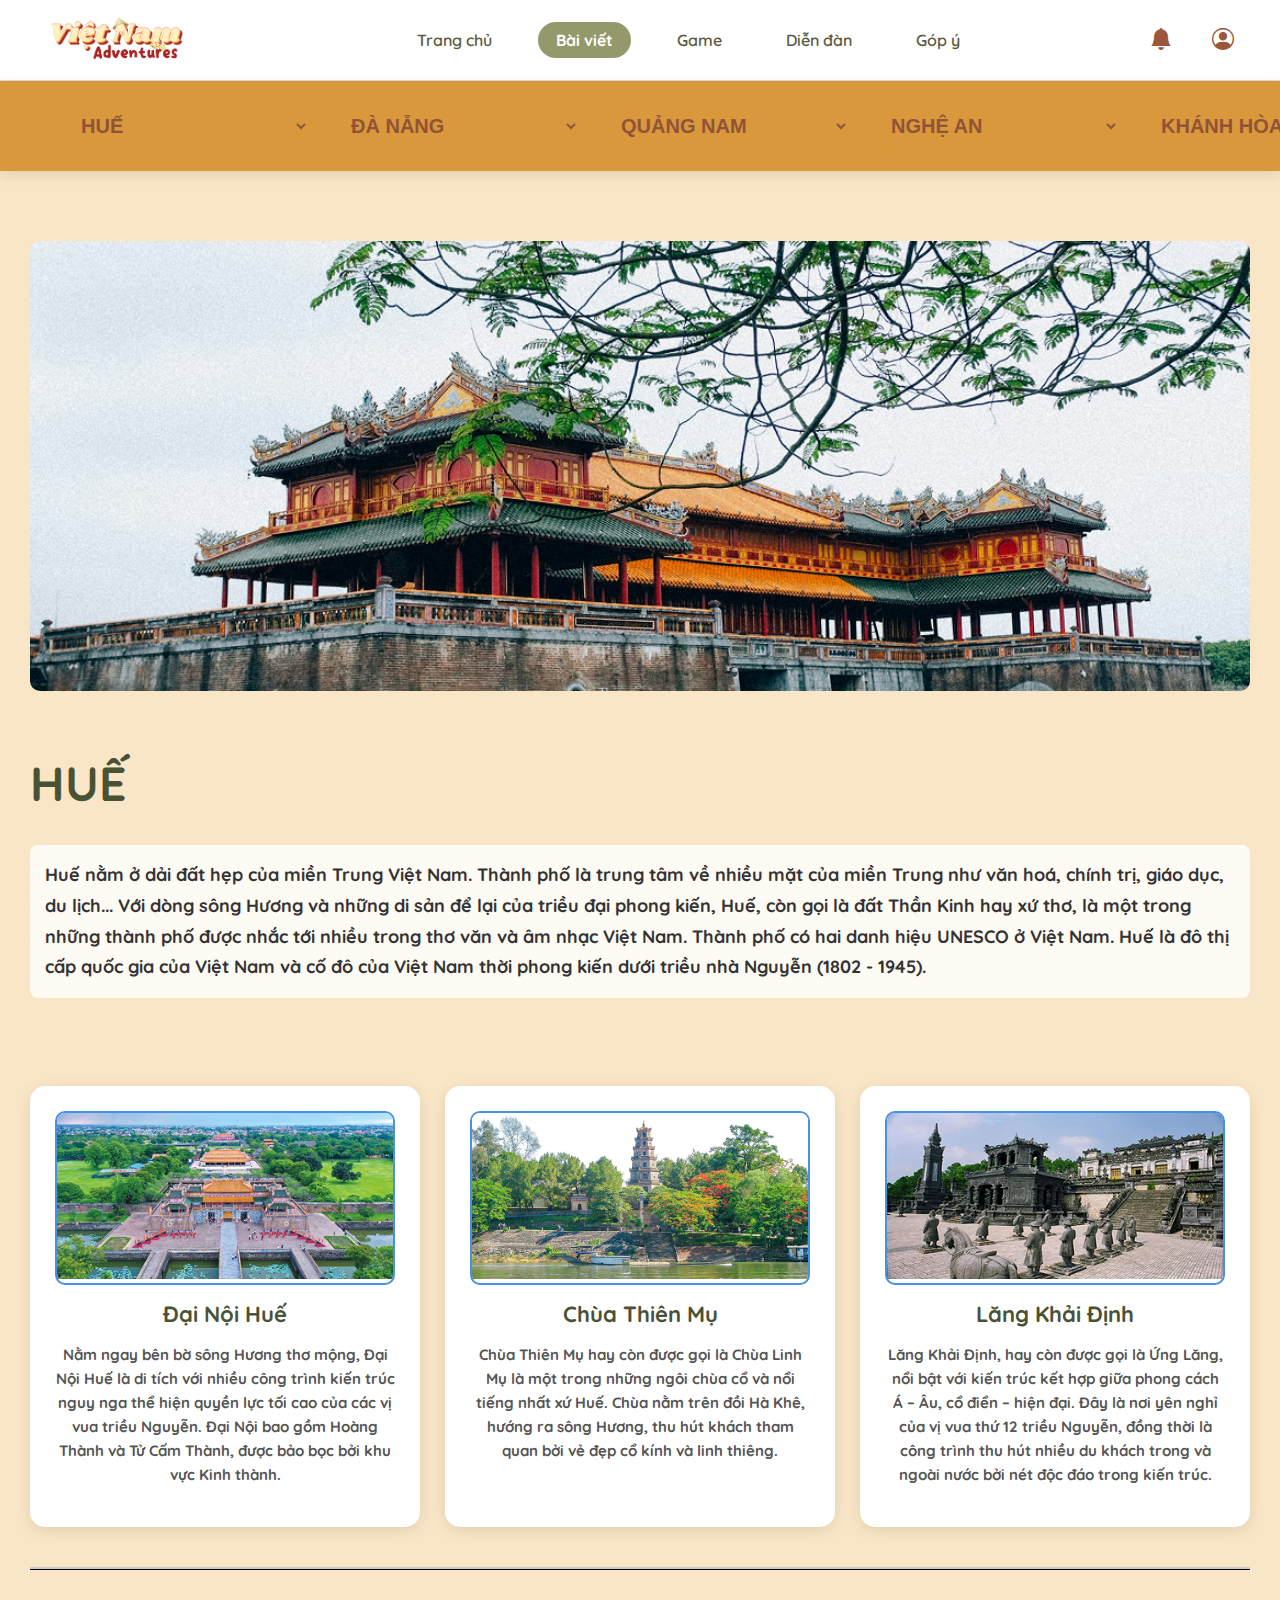
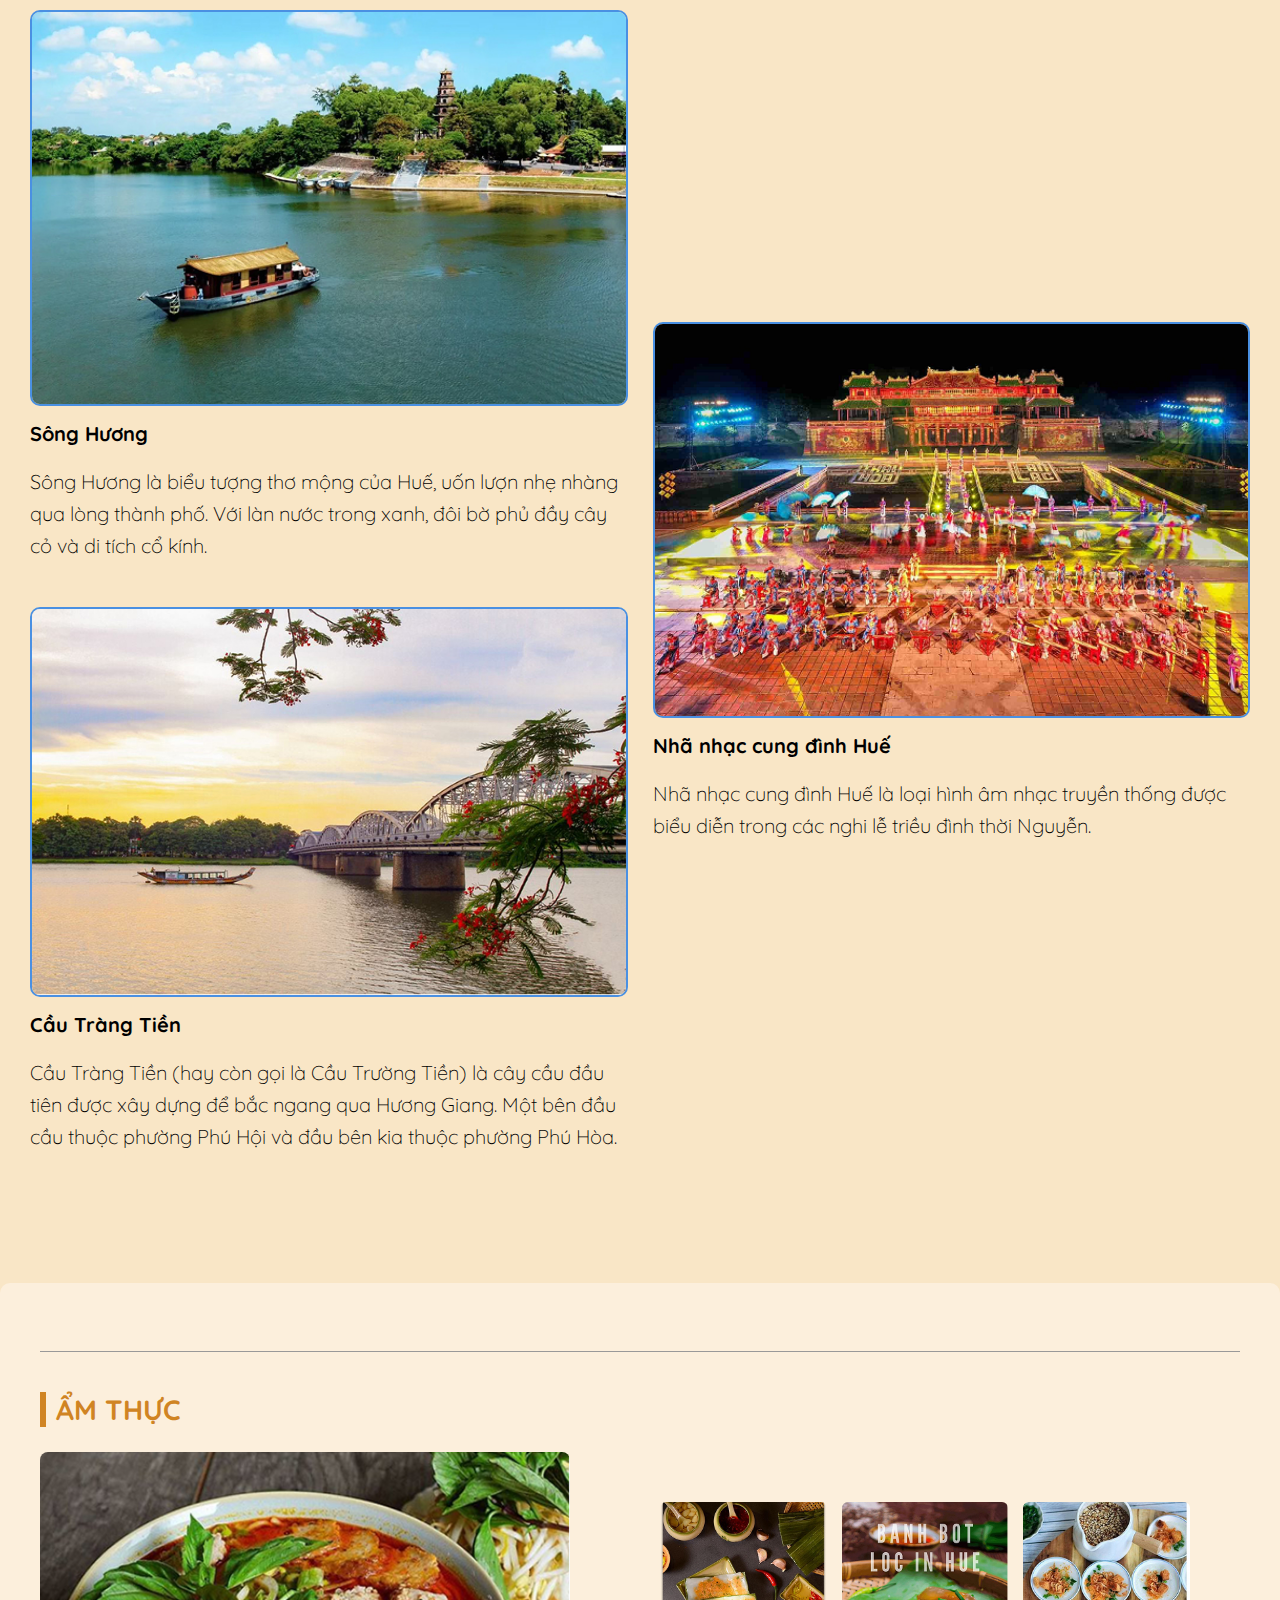
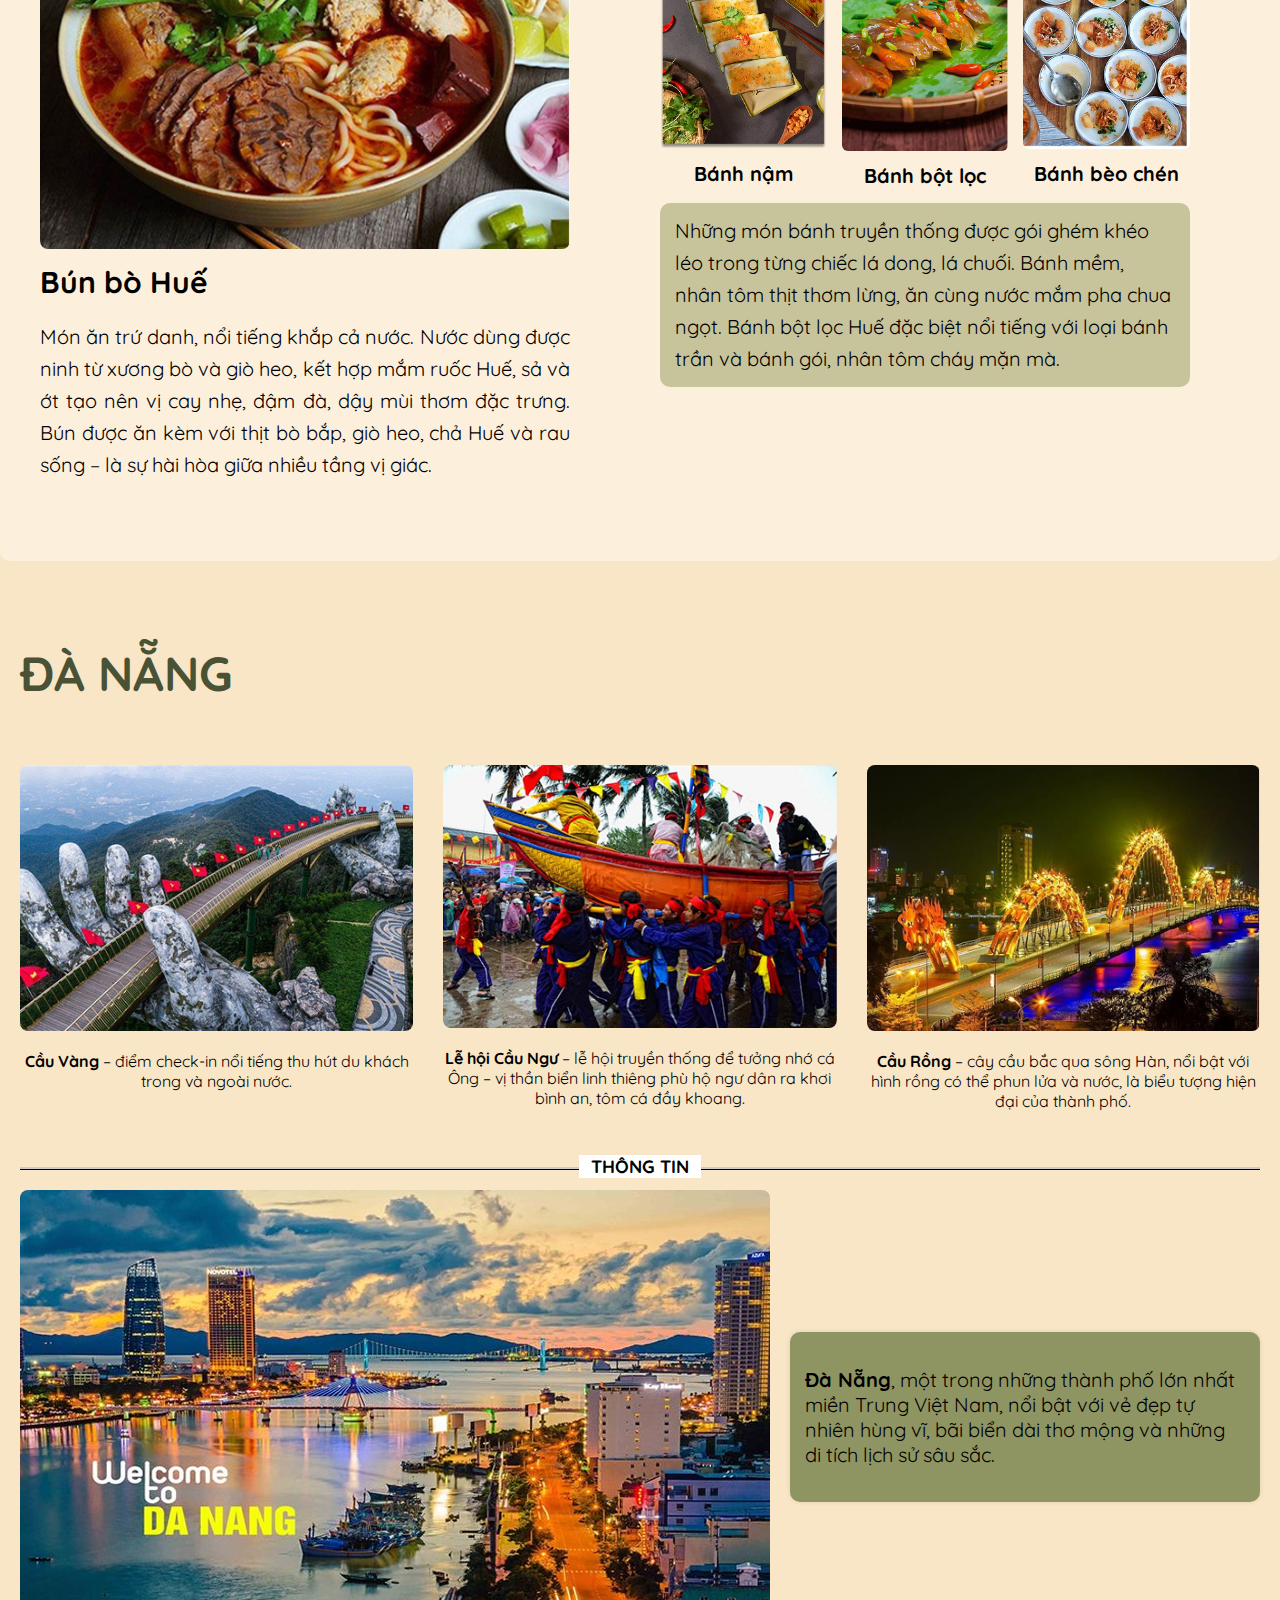
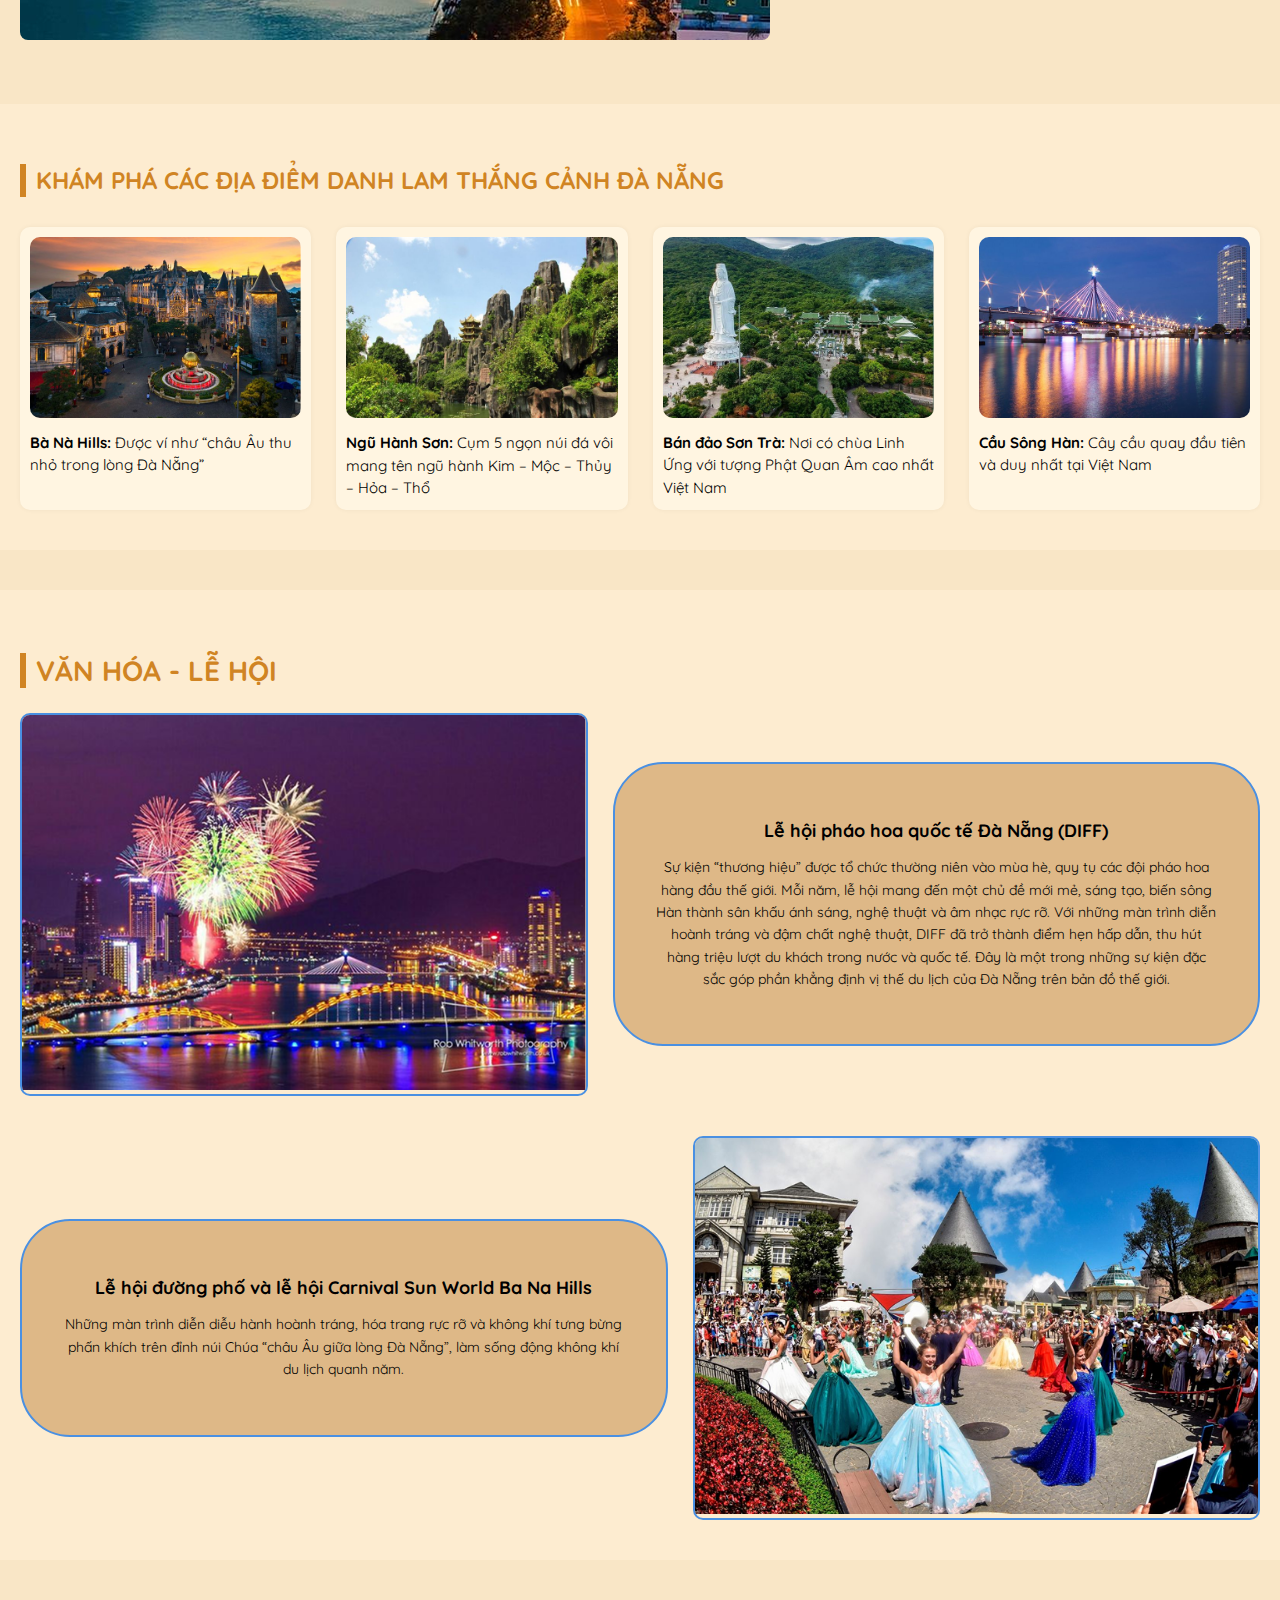
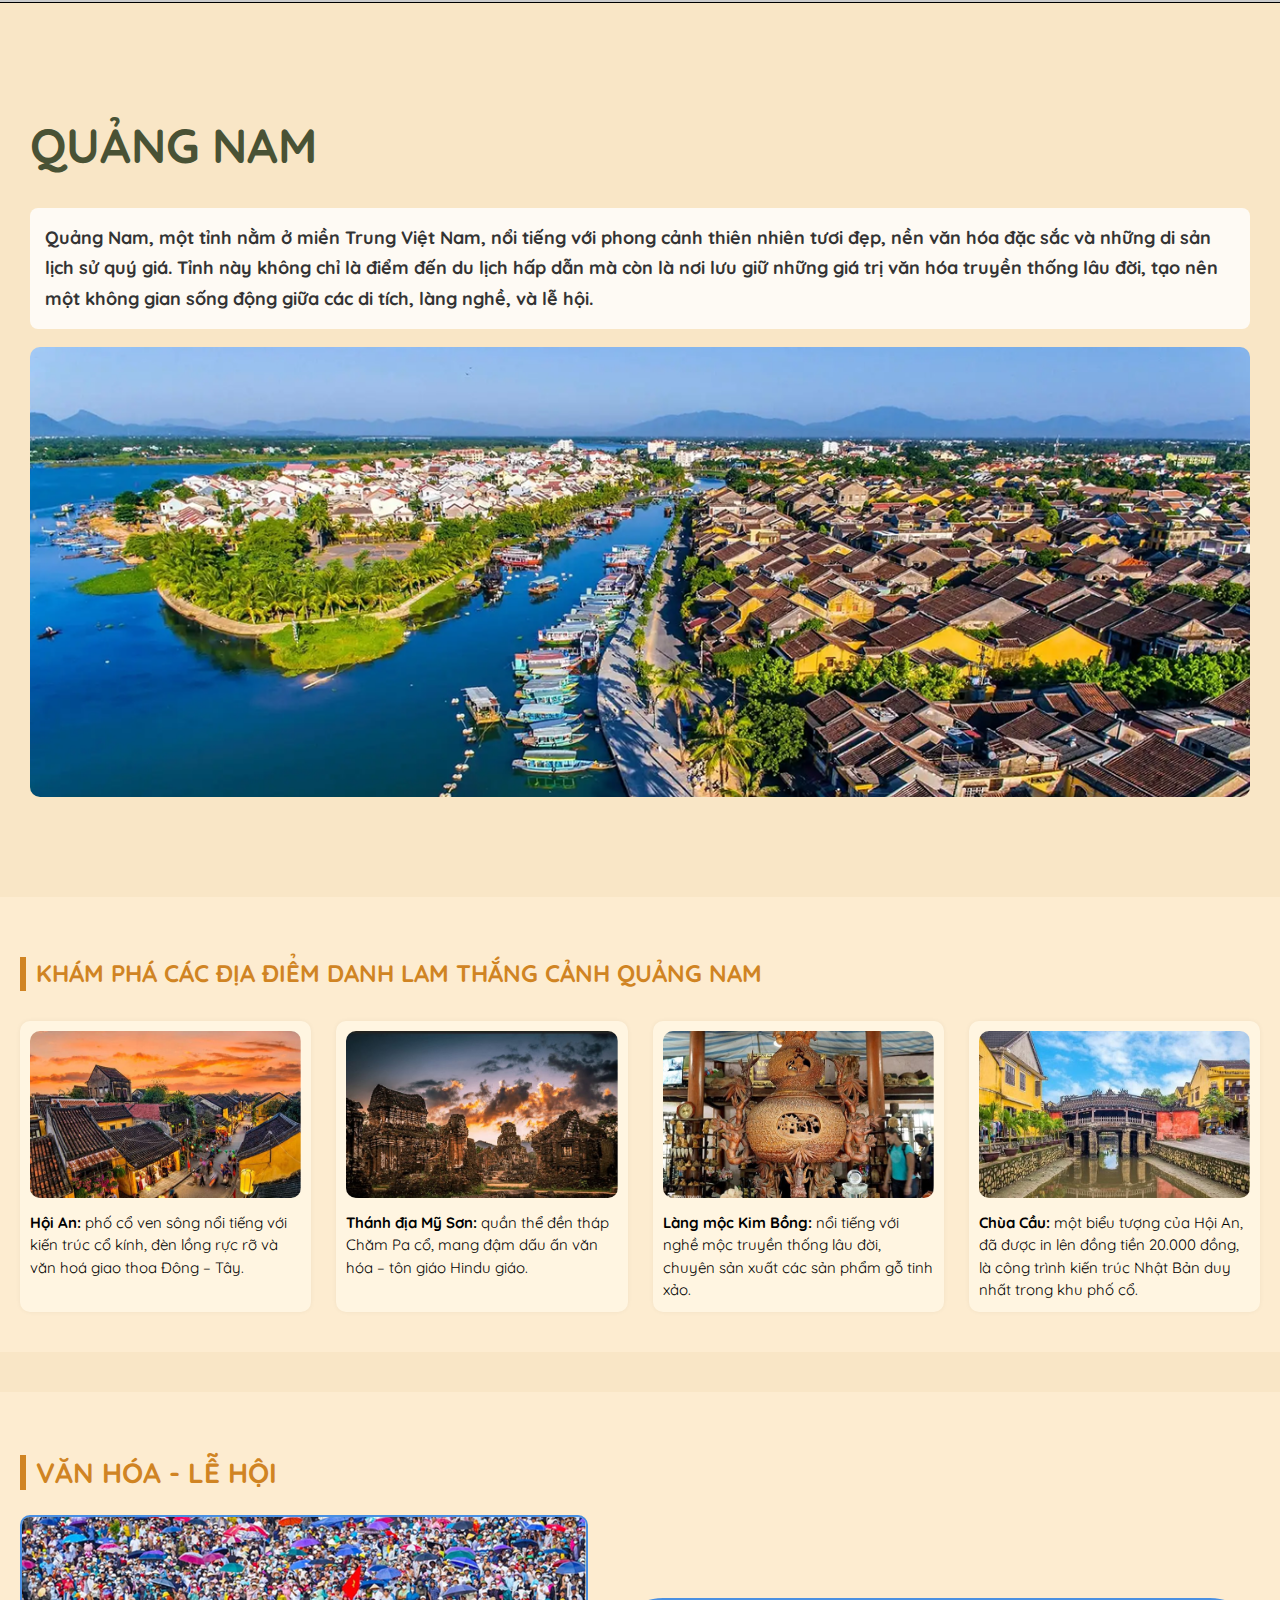
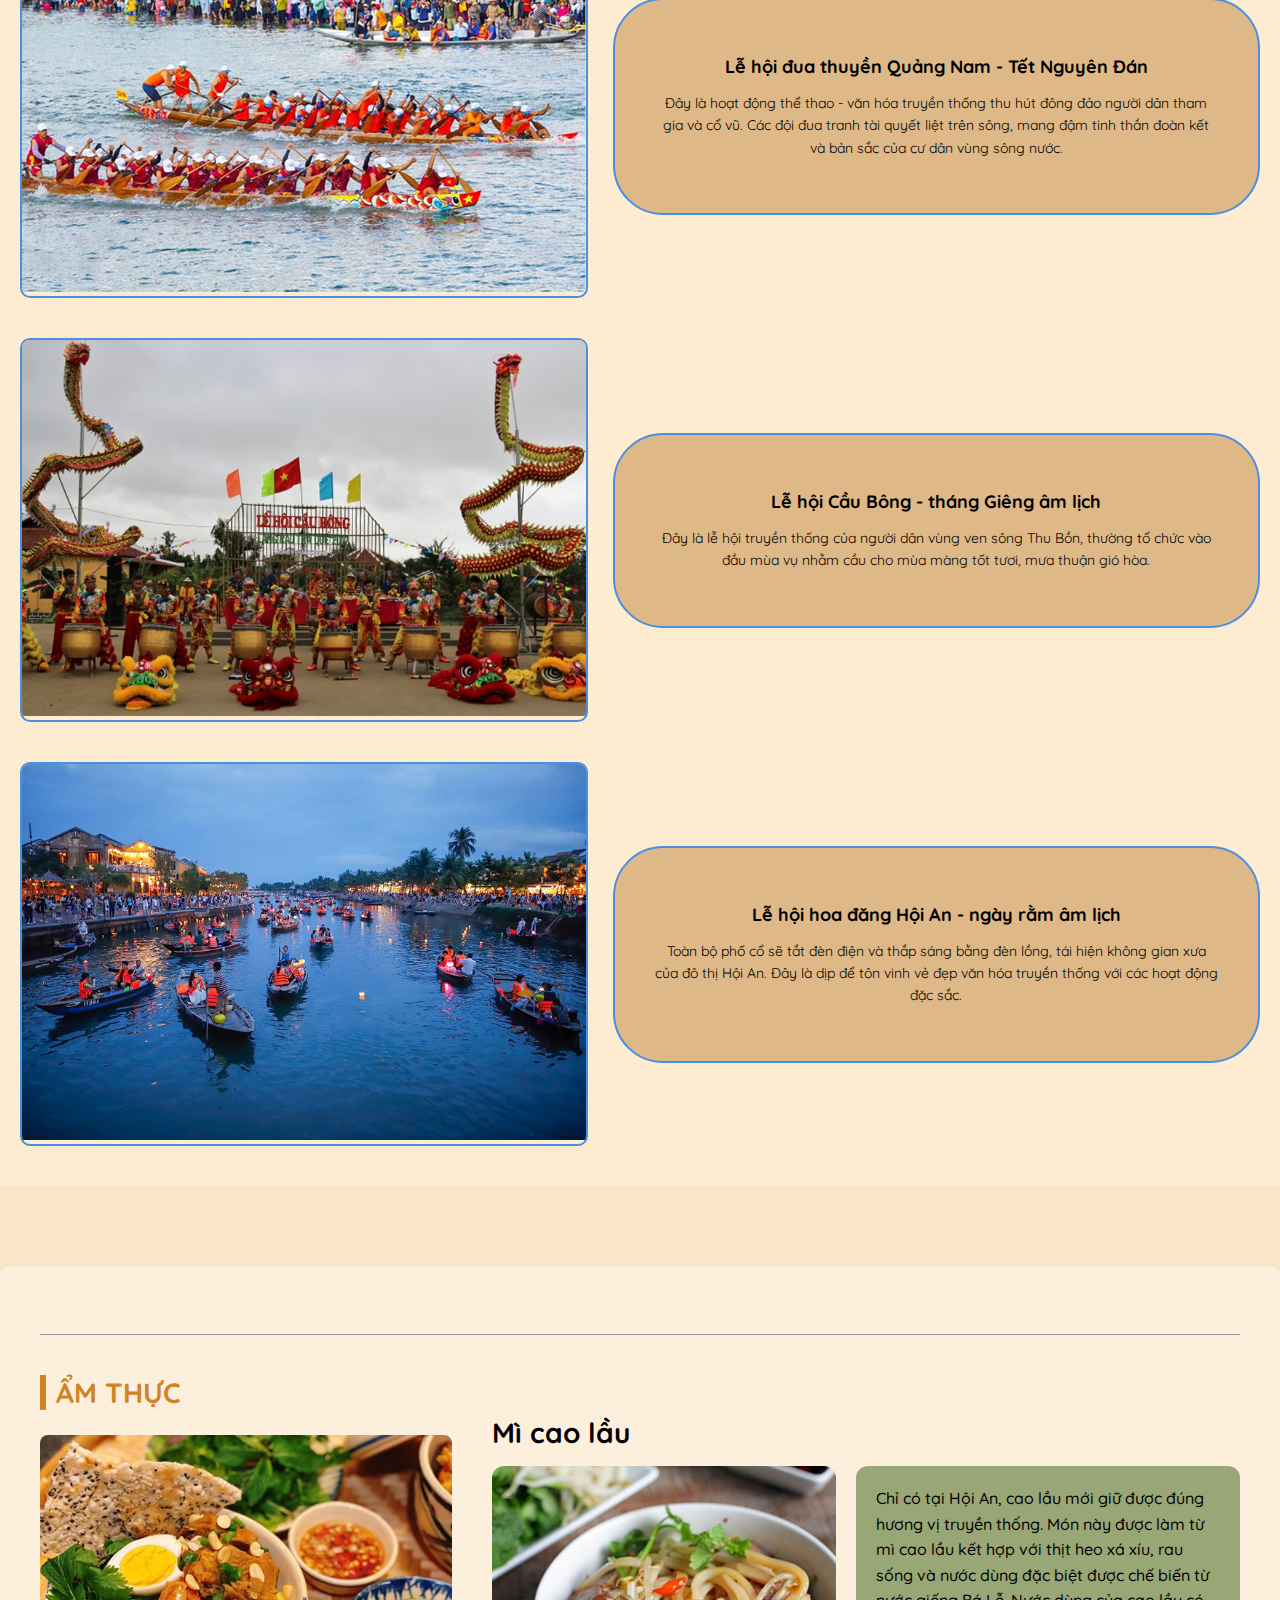
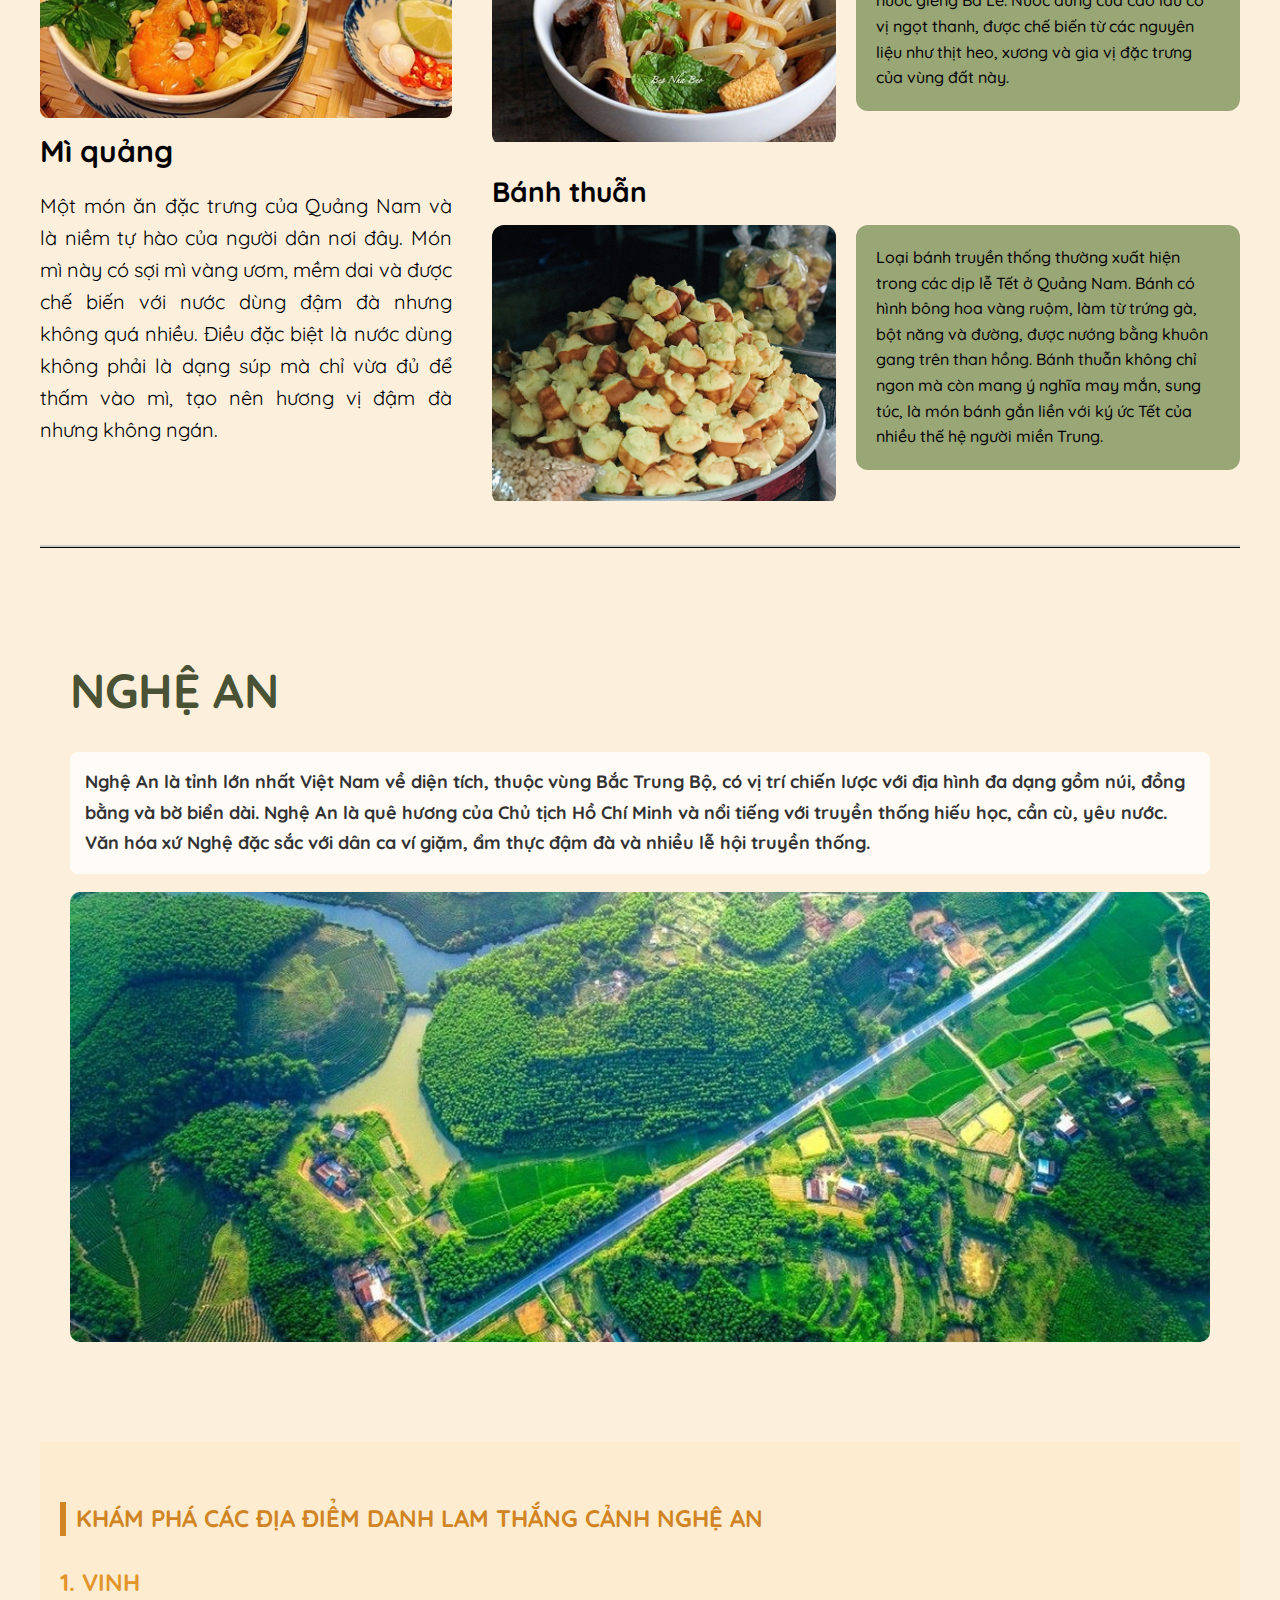
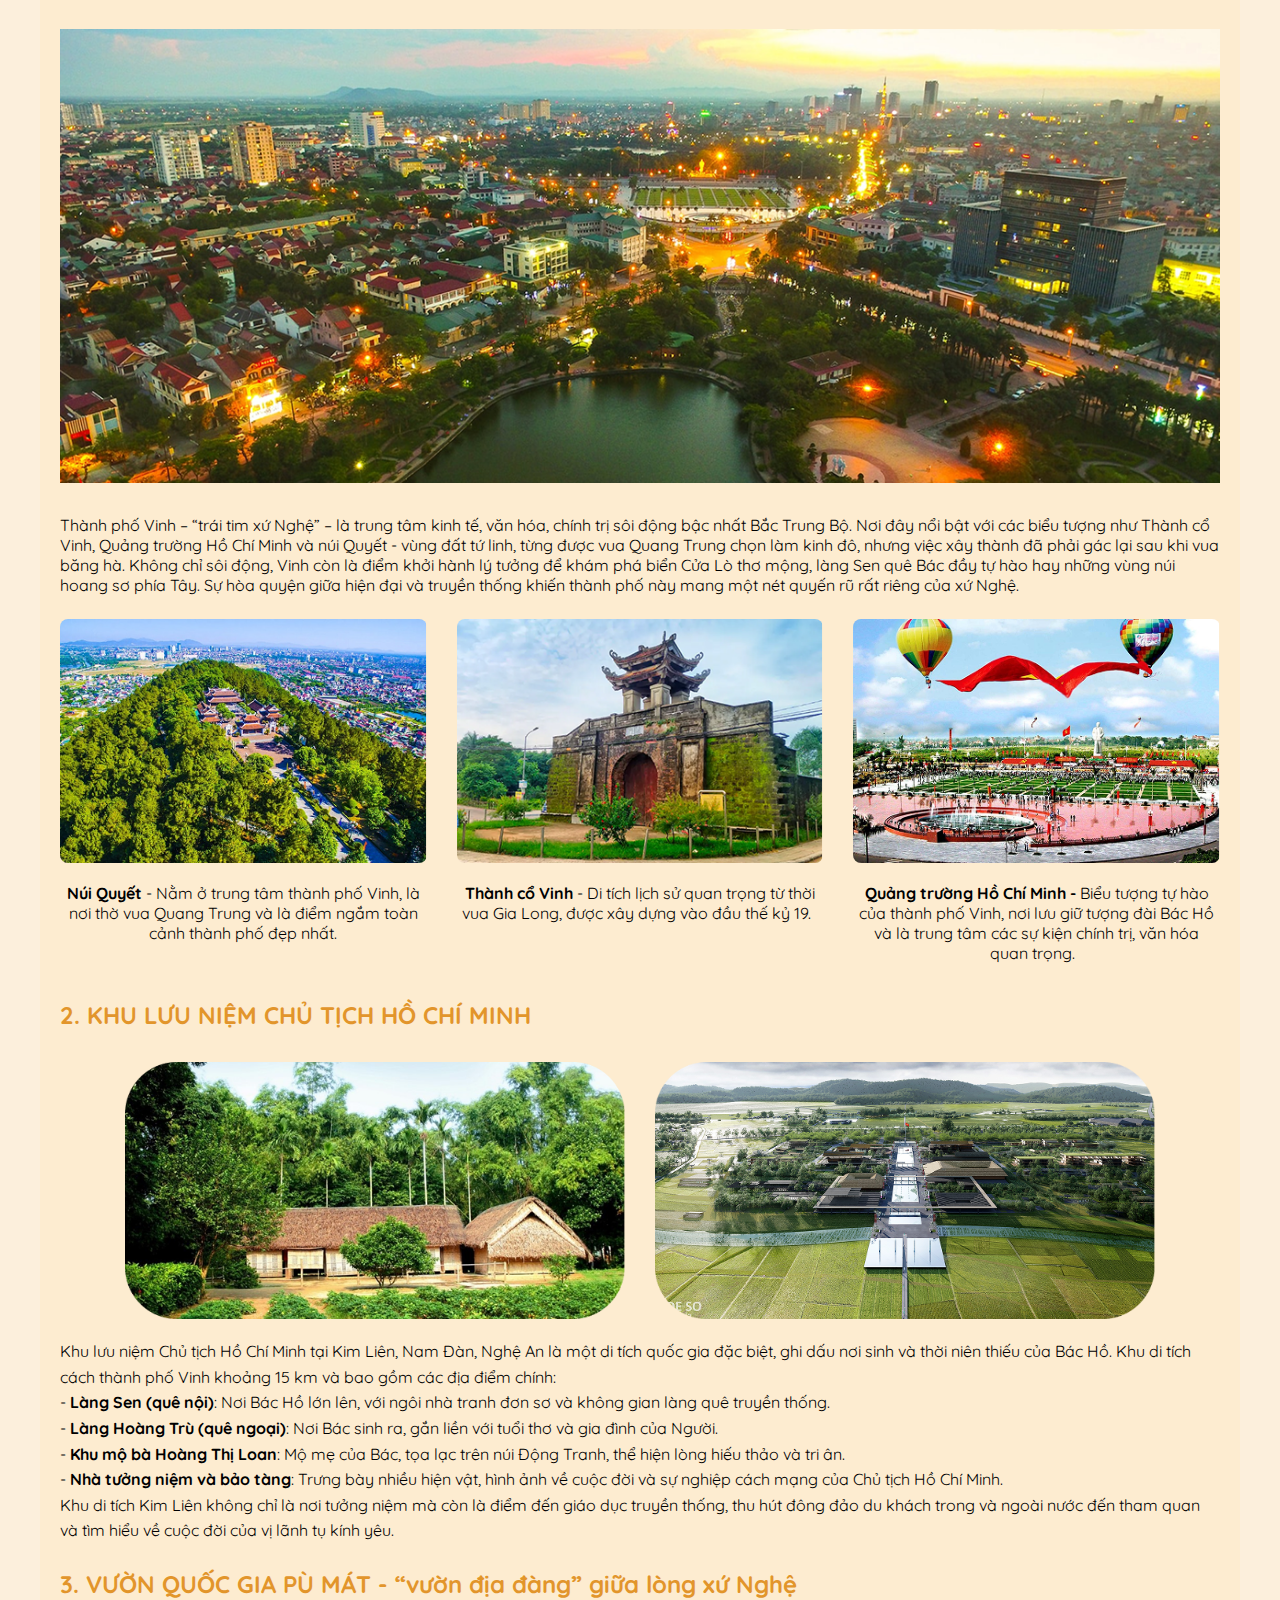
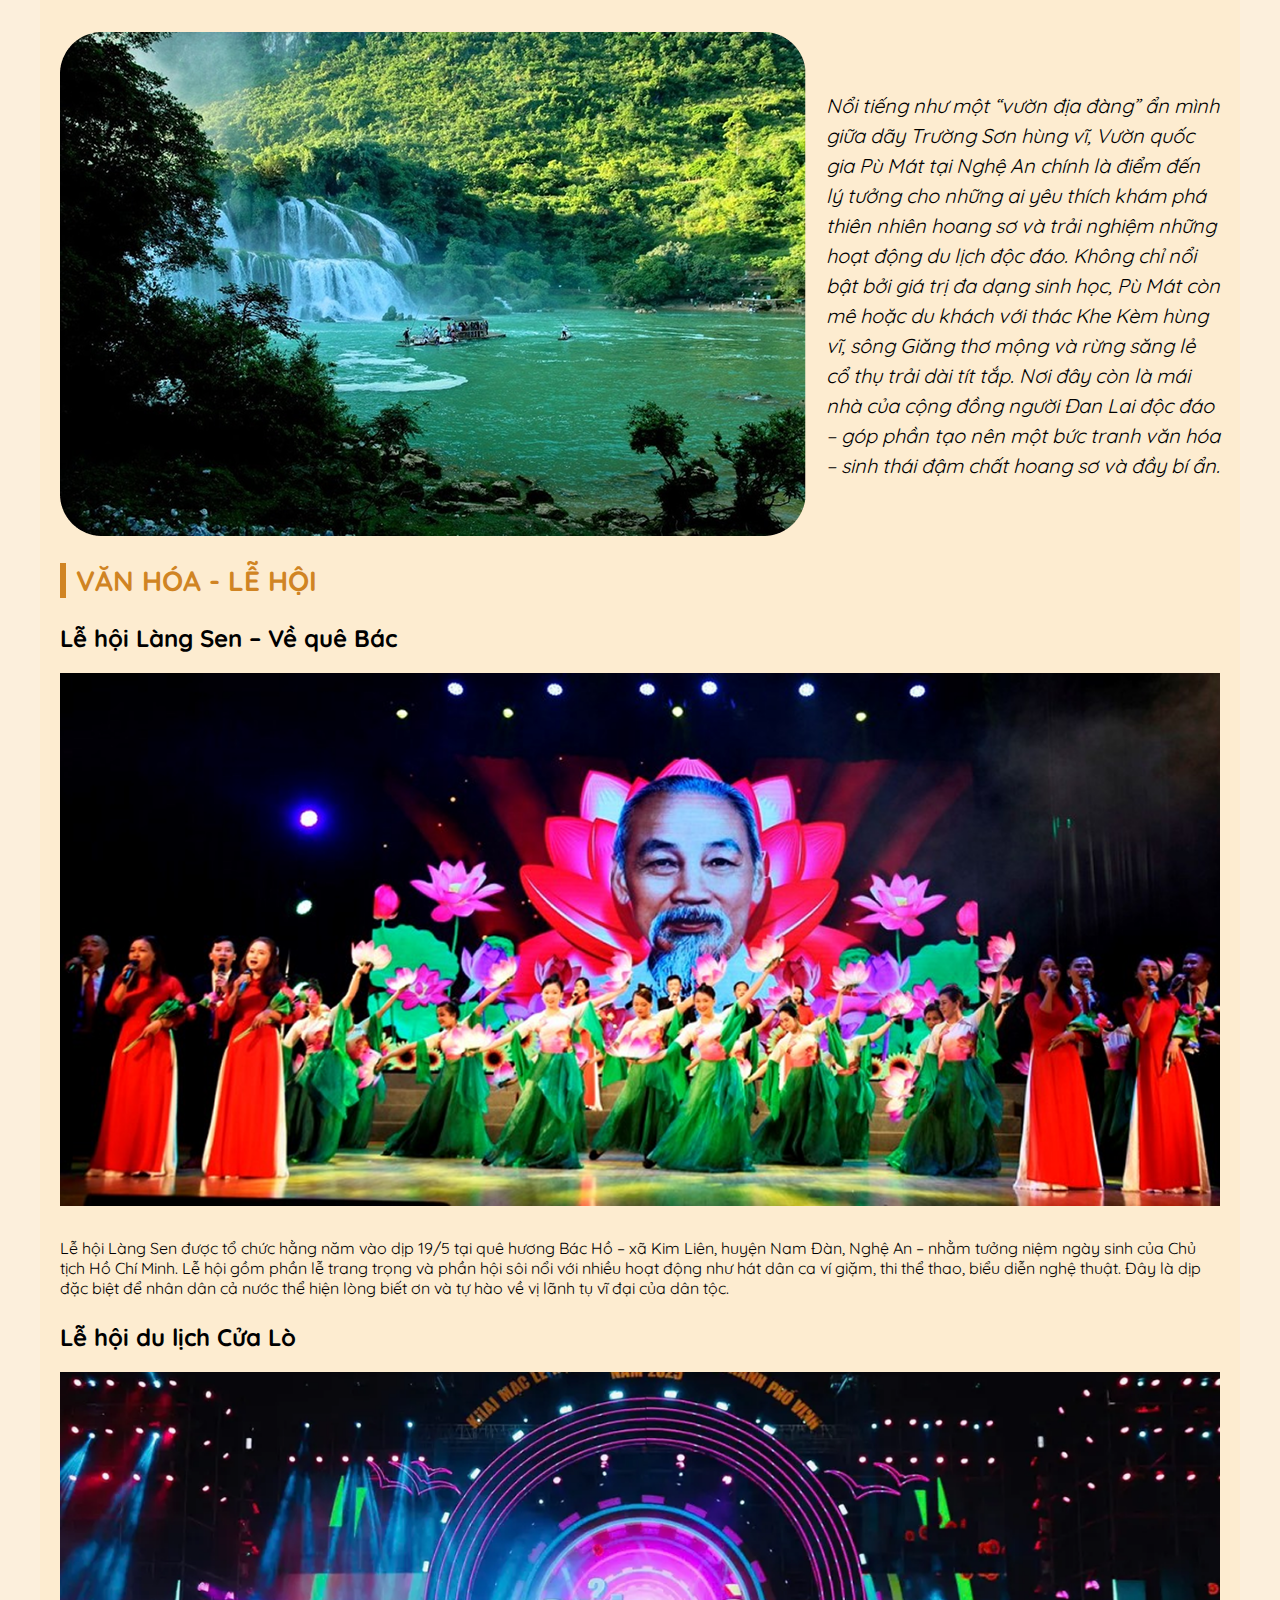
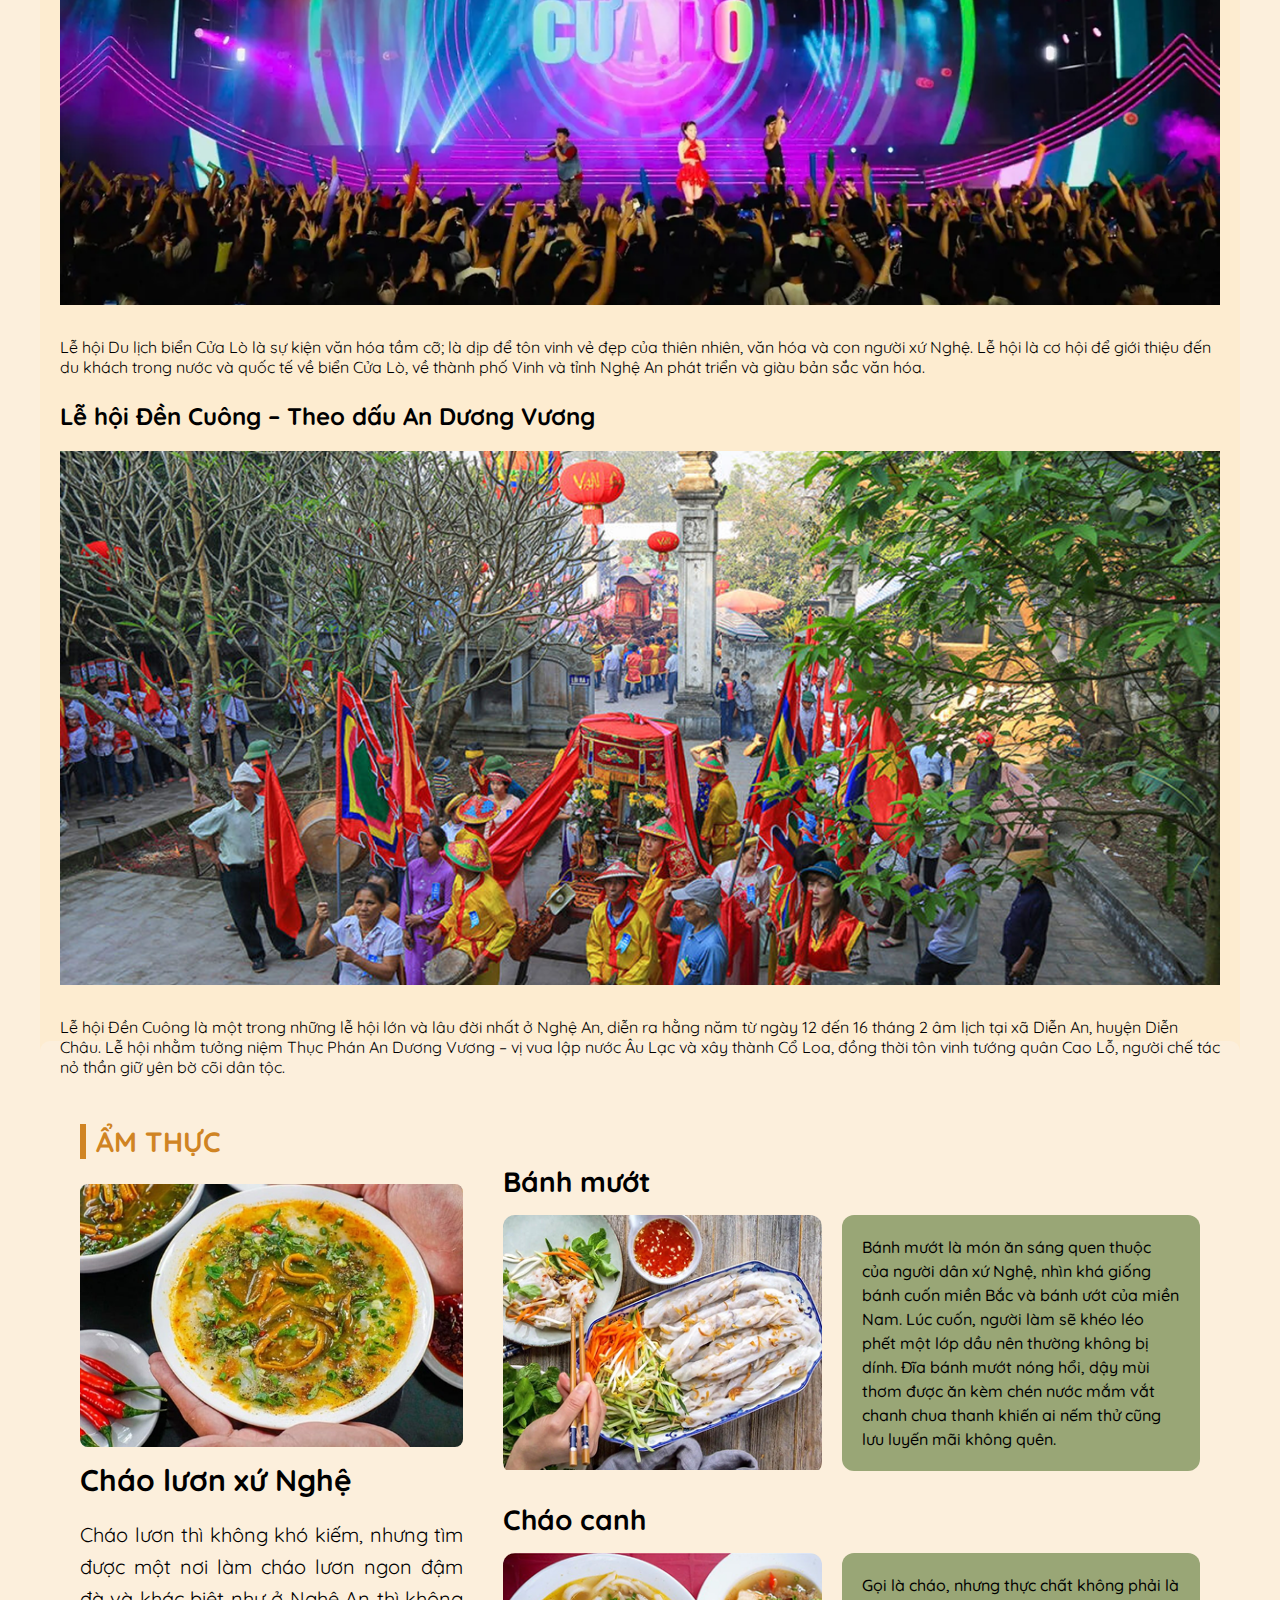
<file: templates/postmientrung.html>
<!DOCTYPE html>
<html lang="vi">
<head>
  <meta charset="UTF-8" />
  <meta name="viewport" content="width=device-width, initial-scale=1.0" />
  <title>Việt Nam Adventures</title>
  <link rel="stylesheet" href="/static/css/postmientrung.css" />
  <link rel="stylesheet" href="https://cdn.jsdelivr.net/npm/bootstrap-icons@1.10.5/font/bootstrap-icons.css" />
</head>
<body>
  <!-- Loader overlay -->
  <div id="loader">
    <div class="spinner"></div>
  </div>

  <header class="header">
    <div class="logo">
      <img src="/static/images/logoo_sample.png" alt="Logo" style="height: 80px; vertical-align: middle;">
    </div>
    <nav>
      <div class="nav-center">
        <a href="/">Trang chủ</a>
        <a href="/posts" class="active">Bài viết</a>
        <a href="/game">Game</a>
        <a href="/forum">Diễn đàn</a>
        <a href="/feedback">Góp ý</a>
      </div>
      <div class="nav-icons">
        <button id="notifIcon" class="icon-btn"><i class="bi bi-bell-fill"></i></button>
        <button id="userIcon" class="icon-btn"><i class="bi bi-person-circle"></i></button>
      </div>
    </nav>      
  </header>
  
  <div id="toc">
    <label for="Huế"></label>
    <select id="Huế" onchange="navigateToSection('Huế', this.value)">
        <option value="Huế">HUẾ</option>
        <option value="Danh lam thắng cảnh-1">Danh lam thắng cảnh</option>
        <option value="Ẩm thực-1">Ẩm thực</option>
    </select>
  
    <select id="ĐN" onchange="navigateToSection('ĐN', this.value)">
        <option value="ĐN">ĐÀ NẴNG</option>
        <option value="Thông tin">Thông tin</option>
        <option value="Danh lam thắng cảnh-2">Danh lam thắng cảnh</option>
        <option value="Văn hoá - lễ hội-2">Văn hóa - Lễ hội</option>
    </select>
  
    <select id="QN" onchange="navigateToSection('QN', this.value)">
        <option value="QN">QUẢNG NAM</option>
        <option value="Danh lam thắng cảnh-3">Danh lam thắng cảnh</option>
        <option value="Văn hoá - lễ hội-3">Văn hoá - Lễ hội</option>
        <option value="Ẩm thực-3">Ẩm thực</option>
    </select>
  
    <select id="NA" onchange="navigateToSection('NA', this.value)">
        <option value="NA">NGHỆ AN</option>
        <option value="Danh lam thắng cảnh-4">Danh lam thắng cảnh</option>
        <option value="Văn hoá - lễ hội-4">Văn hoá - Lễ hội</option>
        <option value="Ẩm thực-4">Ẩm thực</option>
    </select>
  
    <select id="KH" onchange="navigateToSection('KH', this.value)">
        <option value="KH">KHÁNH HÒA</option>
        <option value="Danh lam thắng cảnh-5">Danh lam thắng cảnh</option>
        <option value="Văn hoá - lễ hội-5">Văn hoá - Lễ hội</option>
        <option value="Ẩm thực-5">Ẩm thực</option>
    </select>

    <select id="NT" onchange="navigateToSection('NT', this.value)">
      <option value="NT">NINH THUẬN</option>
      <option value="Danh lam thắng cảnh-6">Danh lam thắng cảnh</option>
      <option value="Văn hoá - lễ hội-6">Văn hoá - Lễ hội</option>
      <option value="Ẩm thực-6">Ẩm thực</option>
  </select>
  </div>

  <!-- Phần body -->
  <main class="container">
    <div class="banner" id="Huế">
        <img class="main-image" src="/static/images/ảnh huế/huế - main.png" alt="Đại Nội Huế">
        <div class="banner-content">
            <h1 class="animate-title">Huế</h1>
            <p class="description" id="Danh lam thắng cảnh-1">
                Huế nằm ở dải đất hẹp của miền Trung Việt Nam. Thành phố là trung tâm về nhiều mặt của miền Trung như văn hoá,
                chính trị, giáo dục, du lịch... Với dòng sông Hương và những di sản để lại của triều đại phong kiến, Huế, còn
                gọi là đất Thần Kinh hay xứ thơ, là một trong những thành phố được nhắc tới nhiều trong thơ văn và âm nhạc Việt
                Nam. Thành phố có hai danh hiệu UNESCO ở Việt Nam. Huế là đô thị cấp quốc gia của Việt Nam và cố đô của Việt Nam
                thời phong kiến dưới triều nhà Nguyễn (1802 - 1945).
            </p>
        </div>
    </div>

    <div class="cards" >
        <div class="card">
            <div class="card-image">
                <img src="/static/images/ảnh huế/đại nội huế.png" alt="Đại Nội Huế">
                <div class="image-overlay"></div> <!-- Thêm lớp phủ cho hình ảnh -->
            </div>
            <h3>Đại Nội Huế</h3>
            <p>Nằm ngay bên bờ sông Hương thơ mộng, Đại Nội Huế là di tích với nhiều công trình kiến trúc nguy nga thể hiện
                quyền lực tối cao của các vị vua triều Nguyễn. Đại Nội bao gồm Hoàng Thành và Tử Cấm Thành, được bảo bọc bởi
                khu vực Kinh thành.</p>
        </div>
        <div class="card">
            <div class="card-image">
                <img src="/static/images/ảnh huế/chùa thiên mụ.jpg" alt="Chùa Thiên Mụ">
                <div class="image-overlay"></div>
            </div>
            <h3>Chùa Thiên Mụ</h3>
            <p>Chùa Thiên Mụ hay còn được gọi là Chùa Linh Mụ là một trong những ngôi chùa cổ và nổi tiếng nhất xứ Huế.
                Chùa nằm trên đồi Hà Khê, hướng ra sông Hương, thu hút khách tham quan bởi vẻ đẹp cổ kính và linh thiêng.
            </p>
        </div>
        <div class="card">
            <div class="card-image">
                <img src="/static/images/ảnh huế/lăng khải định.png" alt="Lăng Khải Định">
                <div class="image-overlay"></div>
            </div>
            <h3>Lăng Khải Định</h3>
            <p>Lăng Khải Định, hay còn được gọi là Ứng Lăng, nổi bật với kiến trúc kết hợp giữa phong cách Á – Âu, cổ điển –
                hiện đại. Đây là nơi yên nghỉ của vị vua thứ 12 triều Nguyễn, đồng thời là công trình thu hút nhiều du khách
                trong và ngoài nước bởi nét độc đáo trong kiến trúc.</p>
        </div>
    </div>

<!-- Đường kẻ phân chia -->
<div class="divider"></div>

<!-- Phần mới (Nhã nhạc cung đình Huế, Sông Hương, Cầu Tràng Tiền) -->
<div class="cards-section">
  <!-- Bên trái: 2 card nhỏ xếp dọc -->
  <div class="cards-left">
    <div class="card-item">
      <div class="card-image small-image">
        <img src="/static/images/ảnh huế/sông hương.jpg" alt="Sông Hương">
        <div class="image-overlay"></div>
      </div>
      <h3 class="section-title">Sông Hương</h3>
      <p class="section-description">
        Sông Hương là biểu tượng thơ mộng của Huế, uốn lượn nhẹ nhàng qua lòng thành phố. Với làn nước trong xanh, đôi bờ phủ đầy cây cỏ và di tích cổ kính.
      </p>
    </div>

    <div class="card-item">
      <div class="card-image small-image">
        <img src="/static/images/ảnh huế/cầu tràng tiền.jpg" alt="Cầu Tràng Tiền">
        <div class="image-overlay"></div>
      </div>
      <h3 class="section-title">Cầu Tràng Tiền</h3>
      <p class="section-description">
        Cầu Tràng Tiền (hay còn gọi là Cầu Trường Tiền) là cây cầu đầu tiên được xây dựng để bắc ngang qua Hương Giang. Một bên đầu cầu thuộc phường Phú Hội và đầu bên kia thuộc phường Phú Hòa.
      </p>
    </div>
  </div>
  <!-- Bên phải: 1 ảnh lớn căn giữa theo chiều cao -->
<div class="cards-right">
  <div class="card-item">
    <div class="card-image large-image">
      <img src="/static/images/ảnh huế/nhã nhạc.png" alt="Nhã nhạc cung đình Huế">
      <div class="image-overlay"></div>
    </div>
    <h3 class="section-title">Nhã nhạc cung đình Huế</h3>
    <p class="section-description">
      Nhã nhạc cung đình Huế là loại hình âm nhạc truyền thống được biểu diễn trong các nghi lễ triều đình thời Nguyễn.
    </p>
  </div>
</div>
</main>
<!-- PHẦN ẨM THỰC -->
<div class="am-thuc-section" id="Ẩm thực-1">
  <hr class="am-thuc-divider">
  <h2 class="section-heading"><span class="highlight">ẨM THỰC</span></h2>

  <div class="am-thuc-content">
    <!-- Bún bò Huế -->
    <div class="bun-bo">
      <img src="/static/images/ảnh huế/bún bò huế.jpg" alt="Bún bò Huế">
      <h3 class="food-title">Bún bò Huế</h3>
      <p class="food-description">
        Món ăn trứ danh, nổi tiếng khắp cả nước. Nước dùng được ninh từ xương bò và giò heo, kết hợp mắm ruốc Huế, sả và ớt tạo nên vị cay nhẹ, đậm đà, dậy mùi thơm đặc trưng. Bún được ăn kèm với thịt bò bắp, giò heo, chả Huế và rau sống – là sự hài hòa giữa nhiều tầng vị giác.
      </p>
    </div>

    <!-- Các loại bánh Huế -->
    <div class="banh-hue">
      <div class="banh-items">
        <div class="banh-item">
          <img src="/static/images/ảnh huế/bánh nậm.png" alt="Bánh nậm">
          <h4>Bánh nậm</h4>
        </div>
        <div class="banh-item">
          <img src="/static/images/ảnh huế/bánh bột lọc.png" alt="Bánh bột lọc">
          <h4>Bánh bột lọc</h4>
        </div>
        <div class="banh-item">
          <img src="/static/images/ảnh huế/bánh bèo chén.jpg" alt="Bánh bèo chén">
          <h4>Bánh bèo chén</h4>
        </div>
      </div>

      <!-- Mô tả chung -->
      <div class="banh-description">
        Những món bánh truyền thống được gói ghém khéo léo trong từng chiếc lá dong, lá chuối. Bánh mềm, nhân tôm thịt thơm lừng, ăn cùng nước mắm pha chua ngọt. Bánh bột lọc Huế đặc biệt nổi tiếng với loại bánh trần và bánh gói, nhân tôm cháy mặn mà.
      </div>
    </div>
  </div>
</div>

<!-- ĐÀ NẴNG -->
<div class="region-section" id="ĐN">
  <div class="banner-content">
    <h1 class="animate-title">ĐÀ NẴNG</h1>
  </div>
  <!-- Ba hình nằm chung một hàng -->
  <div class="image-row">
    <!-- Cầu Vàng -->
    <div class="image-item">
      <img src="/static/images/ảnh đà nẵng/cầu vàng.png" alt="Cầu Vàng">
      <p><strong>Cầu Vàng</strong> – điểm check-in nổi tiếng thu hút du khách trong và ngoài nước.</p>
    </div>

    <!-- Lễ hội Cầu Ngư -->
    <div class="image-item">
      <img src="/static/images/ảnh đà nẵng/cầu ngư đà nẵng.png" alt="Lễ hội Cầu Ngư">
      <p><strong>Lễ hội Cầu Ngư</strong> – lễ hội truyền thống để tưởng nhớ cá Ông – vị thần biển linh thiêng phù hộ ngư dân ra khơi bình an, tôm cá đầy khoang.</p>
    </div>

    <!-- Cầu Rồng -->
    <div class="image-item">
      <img src="/static/images/ảnh đà nẵng/cầu rồng.png" alt="Cầu Rồng">
      <p><strong>Cầu Rồng</strong> – cây cầu bắc qua sông Hàn, nổi bật với hình rồng có thể phun lửa và nước, là biểu tượng hiện đại của thành phố.</p>
    </div>
  </div>

  <!-- Đường kẻ và chữ “THÔNG TIN” ở giữa -->
  <div class="divider">
    <span class="divider-text">THÔNG TIN</span>
  </div>

  <!-- Thông tin và banner nằm cạnh nhau -->
  <div class="info-section" id="Thông tin">
    <div class="info-image">
      <img src="/static/images/ảnh đà nẵng/banner đà nẵng.png" alt="Welcome to Đà Nẵng">
    </div>
    <div class="info-text highlight-box">
      <p><strong>Đà Nẵng</strong>, một trong những thành phố lớn nhất miền Trung Việt Nam, nổi bật với vẻ đẹp tự nhiên hùng vĩ, bãi biển dài thơ mộng và những di tích lịch sử sâu sắc.</p>
    </div>
  </div>
</div>

<!-- DANH LAM THẮNG CẢNH ĐÀ NẴNG -->
<div class="landmark-section" id="Danh lam thắng cảnh-2">
  <h2 class="section-heading"><span class="highlight">KHÁM PHÁ CÁC ĐỊA ĐIỂM DANH LAM THẮNG CẢNH ĐÀ NẴNG</span></h2>
  <div class="landmark-grid">
    <!-- Bà Nà Hills -->
    <div class="landmark-item">
      <img src="/static/images/ảnh đà nẵng/bà nà hills.png" alt="Bà Nà Hills">
      <p><strong>Bà Nà Hills:</strong> Được ví như “châu Âu thu nhỏ trong lòng Đà Nẵng”</p>
    </div>

    <!-- Ngũ Hành Sơn -->
    <div class="landmark-item">
      <img src="/static/images/ảnh đà nẵng/ngũ hành sơn.png" alt="Ngũ Hành Sơn">
      <p><strong>Ngũ Hành Sơn:</strong> Cụm 5 ngọn núi đá vôi mang tên ngũ hành Kim – Mộc – Thủy – Hỏa – Thổ</p>
    </div>

    <!-- Bán đảo Sơn Trà -->
    <div class="landmark-item">
      <img src="/static/images/ảnh đà nẵng/bán đảo sơn trà.png" alt="Bán đảo Sơn Trà">
      <p><strong>Bán đảo Sơn Trà:</strong> Nơi có chùa Linh Ứng với tượng Phật Quan Âm cao nhất Việt Nam</p>
    </div>

    <!-- Cầu Sông Hàn -->
    <div class="landmark-item">
      <img src="/static/images/ảnh đà nẵng/cầu sông hàn.png" alt="Cầu Sông Hàn">
      <p><strong>Cầu Sông Hàn:</strong> Cây cầu quay đầu tiên và duy nhất tại Việt Nam</p>
    </div>
  </div>
</div>

<!-- Phần Lễ hội -->
<div class="festival-section" id="Văn hoá - lễ hội-2">
  <h2 class="section-heading"><span class="highlight">VĂN HÓA - LỄ HỘI</span></h2>
    <div class="festival-content">
        <!-- Lễ hội pháo hoa quốc tế Đà Nẵng (DIFF) -->
        <div class="festival-item">
            <div class="festival-info">
                <div class="festival-image">
                    <img src="/static/images/ảnh đà nẵng/lễ hội pháo hoa.png" alt="Lễ hội pháo hoa quốc tế Đà Nẵng">
                    <div class="image-overlay"></div>
                </div>
                <div class="festival-description with-frame-bg">
                  <h3 class="section-title">Lễ hội pháo hoa quốc tế Đà Nẵng (DIFF)</h3>
                  <p class="section-description">Sự kiện “thương hiệu” được tổ chức thường niên vào mùa hè, quy tụ các đội pháo hoa hàng đầu thế giới. Mỗi năm, lễ hội mang đến một chủ đề mới mẻ, sáng tạo, biến sông Hàn thành sân khấu ánh sáng, nghệ thuật và âm nhạc rực rỡ. Với những màn trình diễn hoành tráng và đậm chất nghệ thuật, DIFF đã trở thành điểm hẹn hấp dẫn, thu hút hàng triệu lượt du khách trong nước và quốc tế. Đây là một trong những sự kiện đặc sắc góp phần khẳng định vị thế du lịch của Đà Nẵng trên bản đồ thế giới.</p>
              </div>
            </div>
        </div>

        <!-- Lễ hội đường phố và lễ hội Carnival Sun World Ba Na Hills -->
        <div class="festival-item">
            <div class="festival-info reverse">
                <div class="festival-image">
                    <img src="/static/images/ảnh đà nẵng/lễ hội đường phố.png" alt="Lễ hội Carnival Sun World Ba Na Hills">
                    <div class="image-overlay"></div>
                </div>
                <div class="festival-description with-frame-bg">
                    <h3 class="section-title">Lễ hội đường phố và lễ hội Carnival Sun World Ba Na Hills</h3>
                    <p class="section-description">Những màn trình diễn diễu hành hoành tráng, hóa trang rực rỡ và không khí tưng bừng phấn khích trên đỉnh núi Chúa “châu Âu giữa lòng Đà Nẵng”, làm sống động không khí du lịch quanh năm.</p>
                </div>
            </div>
        </div>
    </div>
</div>

<!-- Đường kẻ phân chia -->
<div class="divider"></div>
<main class="container" id="QN">
<div class="banner"> 
  <div class="banner-content">
      <h1 class="animate-title">QUẢNG NAM</h1>
      <p class="description">
        Quảng Nam, một tỉnh nằm ở miền Trung Việt Nam, nổi tiếng với phong cảnh thiên nhiên tươi đẹp, nền văn hóa đặc sắc và những di sản lịch sử quý giá. Tỉnh này không chỉ là điểm đến du lịch hấp dẫn mà còn là nơi lưu giữ những giá trị văn hóa truyền thống lâu đời, tạo nên một không gian sống động giữa các di tích, làng nghề, và lễ hội.
      </p>
      <img class="main-image" src="/static/images/ảnh quảng nam/banner quảng nam.png" alt="Đại Nội Huế">
  </div>
</div>
</main>
<div class="landmark-section" id="Danh lam thắng cảnh-3">
  <h2 class="section-heading"><span class="highlight">KHÁM PHÁ CÁC ĐỊA ĐIỂM DANH LAM THẮNG CẢNH QUẢNG NAM</span></h2>
  <div class="landmark-grid">
    <!-- Bà Nà Hills -->
    <div class="landmark-item">
      <img src="/static/images/ảnh quảng nam/phố cổ hội an.png" alt="Bà Nà Hills">
      <p><strong>Hội An:</strong>  phố cổ ven sông nổi tiếng với kiến trúc cổ kính, đèn lồng rực rỡ và văn hoá giao thoa Đông – Tây.</p>
    </div>

    <!-- Ngũ Hành Sơn -->
    <div class="landmark-item">
      <img src="/static/images/ảnh quảng nam/thánh địa mỹ sơn.png" alt="Ngũ Hành Sơn">
      <p><strong>Thánh địa Mỹ Sơn:</strong>  quần thể đền tháp Chăm Pa cổ, mang đậm dấu ấn văn hóa – tôn giáo Hindu giáo. </p>
    </div>

    <!-- Bán đảo Sơn Trà -->
    <div class="landmark-item">
      <img src="/static/images/ảnh quảng nam/làng mộc kim bồng.png">
      <p><strong>Làng mộc Kim Bồng:</strong> nổi tiếng với nghề mộc truyền thống lâu đời, chuyên sản xuất các sản phẩm gỗ tinh xảo.</p>
    </div>

    <!-- Cầu Sông Hàn -->
    <div class="landmark-item">
      <img src="/static/images/ảnh quảng nam/chùa cầu.png" alt="Cầu Sông Hàn">
      <p><strong>Chùa Cầu:</strong> một biểu tượng của Hội An, đã được in lên đồng tiền 20.000 đồng, là công trình kiến trúc Nhật Bản duy nhất trong khu phố cổ.</p>
    </div>
  </div>
</div>

<!-- Phần Lễ hội -->
<div class="festival-section" id="Văn hoá - lễ hội-3">
  <h2 class="section-heading"><span class="highlight">VĂN HÓA - LỄ HỘI</span></h2>
    <div class="festival-content">
        <!-- Lễ hội pháo hoa quốc tế Đà Nẵng (DIFF) -->
        <div class="festival-item">
            <div class="festival-info">
                <div class="festival-image">
                    <img src="/static/images/ảnh quảng nam/lễ hội đua thuyền.png" alt="Lễ hội pháo hoa quốc tế Đà Nẵng">
                    <div class="image-overlay"></div>
                </div>
                <div class="festival-description with-frame-bg">
                  <h3 class="section-title">Lễ hội đua thuyền Quảng Nam - Tết Nguyên Đán </h3>
                  <p class="section-description">Đây là hoạt động thể thao - văn hóa truyền thống thu hút đông đảo người dân tham gia và cổ vũ. Các đội đua tranh tài quyết liệt trên sông, mang đậm tinh thần đoàn kết và bản sắc của cư dân vùng sông nước.</p>
              </div>
            </div>
        </div>

        <!-- Lễ hội đường phố và lễ hội Carnival Sun World Ba Na Hills -->
        <div class="festival-item">
            <div class="festival-info">
                <div class="festival-image">
                    <img src="/static/images/ảnh quảng nam/lễ hội cầu bông.png" alt="Lễ hội Carnival Sun World Ba Na Hills">
                    <div class="image-overlay"></div>
                </div>
                <div class="festival-description with-frame-bg">
                    <h3 class="section-title">Lễ hội Cầu Bông - tháng Giêng âm lịch</h3>
                    <p class="section-description">Đây là lễ hội truyền thống của người dân vùng ven sông Thu Bồn, thường tổ chức vào đầu mùa vụ nhằm cầu cho mùa màng tốt tươi, mưa thuận gió hòa. </p>
                </div>
            </div>
        </div>


        <div class="festival-item">
          <div class="festival-info">
              <div class="festival-image">
                  <img src="/static/images/ảnh quảng nam/lễ hội hoa đăng.png" alt="Lễ hội Carnival Sun World Ba Na Hills">
                  <div class="image-overlay"></div>
              </div>
              <div class="festival-description with-frame-bg">
                  <h3 class="section-title">Lễ hội hoa đăng Hội An - ngày rằm âm lịch</h3>
                  <p class="section-description">Toàn bộ phố cổ sẽ tắt đèn điện và thắp sáng bằng đèn lồng, tái hiện không gian xưa của đô thị Hội An. Đây là dịp để tôn vinh vẻ đẹp văn hóa truyền thống với các hoạt động đặc sắc.</p>
              </div>
          </div>
      </div>
    </div>
</div>

<!-- PHẦN ẨM THỰC -->
<div class="am-thuc-section" id="Ẩm thực-3">
  <hr class="am-thuc-divider">
  <h2 class="section-heading"><span class="highlight">ẨM THỰC</span></h2>

  <div class="am-thuc-content">
    <!-- Bún bò Huế -->
    <div class="bun-bo">
      <img src="/static/images/ảnh quảng nam/mì quảng.png" alt="Bún bò Huế">
      <h3 class="food-title">Mì quảng</h3>
      <p class="food-description">
        Một món ăn đặc trưng của Quảng Nam và là niềm tự hào của người dân nơi đây. Món mì này có sợi mì vàng ươm, mềm dai và được chế biến với nước dùng đậm đà nhưng không quá nhiều. Điều đặc biệt là nước dùng không phải là dạng súp mà chỉ vừa đủ để thấm vào mì, tạo nên hương vị đậm đà nhưng không ngán.
      </p>
    </div>

 <!-- Cột bên phải: Mì Cao Lầu & Bánh Thuẫn -->
<div style="width: 100%; flex-direction: column; gap: 40px;">

  <!-- Mì cao lầu -->
  <div>
    <h3 style="font-size: 28px; font-weight: bold; margin-bottom: 16px; margin-top: -20px;">Mì cao lầu</h3>

    <div style="display: flex; gap: 20px; align-items: flex-start;">
      <!-- Hình ảnh -->
      <div style="flex: 1; max-width: 50%; border-radius: 12px; overflow: hidden;">
        <img src="/static/images/ảnh quảng nam/mì cao lầu.png" alt="Mì cao lầu" style="width: 100%; height: 100%; object-fit: cover;">
      </div>

      <!-- Chú thích -->
      <div style="flex: 1; background-color: #99A676; color: #000; padding: 20px; border-radius: 12px;">
        <p style="margin: 0; font-size: 16px; font-weight: 500; line-height: 1.6;">
          Chỉ có tại Hội An, cao lầu mới giữ được đúng hương vị truyền thống. Món này được làm từ mì cao lầu kết hợp với thịt heo xá xíu, rau sống và nước dùng đặc biệt được chế biến từ nước giếng Bá Lễ. Nước dùng của cao lầu có vị ngọt thanh, được chế biến từ các nguyên liệu như thịt heo, xương và gia vị đặc trưng của vùng đất này.
        </p>
      </div>
    </div>
  </div>

  <!-- Bánh thuẫn -->
  <div>
    <h3 style="font-size: 28px; font-weight: bold; margin-bottom: 16px;">Bánh thuẫn</h3>

    <div style="display: flex; gap: 20px; align-items: flex-start;">
      <!-- Hình ảnh -->
      <div style="flex: 1; max-width: 50%; border-radius: 12px; overflow: hidden;">
        <img src="/static/images/ảnh quảng nam/bánh thuẫn.png" alt="Mì cao lầu" style="width: 100%; height: 100%; object-fit: cover;">
      </div>

      <!-- Chú thích -->
      <div style="flex: 1; background-color: #99A676; color: #000; padding: 20px; border-radius: 12px;">
        <p style="margin: 0; font-size: 16px; font-weight: 500; line-height: 1.6;">
          Loại bánh truyền thống thường xuất hiện trong các dịp lễ Tết ở Quảng Nam. Bánh có hình bông hoa vàng ruộm, làm từ trứng gà, bột năng và đường, được nướng bằng khuôn gang trên than hồng. Bánh thuẫn không chỉ ngon mà còn mang ý nghĩa may mắn, sung túc, là món bánh gắn liền với ký ức Tết của nhiều thế hệ người miền Trung.
        </p>
      </div>
    </div>
  </div>
</div>
</div>

<!-- Đường kẻ phân chia -->
<div class="divider"></div>
<main class="container" id="NA">
<div class="banner"> 
  <div class="banner-content">
      <h1 class="animate-title">NGHỆ AN</h1>
      <p class="description">
        Nghệ An là tỉnh lớn nhất Việt Nam về diện tích, thuộc vùng Bắc Trung Bộ, có vị trí chiến lược với địa hình đa dạng gồm núi, đồng bằng và bờ biển dài. Nghệ An là quê hương của Chủ tịch Hồ Chí Minh và nổi tiếng với truyền thống hiếu học, cần cù, yêu nước. Văn hóa xứ Nghệ đặc sắc với dân ca ví giặm, ẩm thực đậm đà và nhiều lễ hội truyền thống.
      </p>
      <img class="main-image" src="/static/images/ảnh nghệ an/banner nghệ an.png" alt="Đại Nội Huế">
  </div>
</div>
</main>

<div class="landmark-section" id="Danh lam thắng cảnh-4">
  <h2 class="section-heading"><span class="highlight">KHÁM PHÁ CÁC ĐỊA ĐIỂM DANH LAM THẮNG CẢNH NGHỆ AN</span></h2>
  <div>
    <h2 style="font-size: 24px; font-weight: bold;">1. VINH</h2>
    <!-- Ảnh lớn thành phố Vinh -->
    <img src="/static/images/ảnh nghệ an/vinh.png" alt="Vinh" style="width: 100%; height: auto; margin-bottom: 12px;">
    <!-- Đoạn mô tả -->
    <p style="font-size: 16px; margin-bottom: 24px;">
      Thành phố Vinh – “trái tim xứ Nghệ” – là trung tâm kinh tế, văn hóa, chính trị sôi động bậc nhất Bắc Trung Bộ. 
      Nơi đây nổi bật với các biểu tượng như Thành cổ Vinh, Quảng trường Hồ Chí Minh và núi Quyết - vùng đất tứ linh, từng được vua Quang Trung chọn làm kinh đô, nhưng việc xây thành đã phải gác lại sau khi vua băng hà. 
      Không chỉ sôi động, Vinh còn là điểm khởi hành lý tưởng để khám phá biển Cửa Lò thơ mộng, làng Sen quê Bác đầy tự hào hay những vùng núi hoang sơ phía Tây. 
      Sự hòa quyện giữa hiện đại và truyền thống khiến thành phố này mang một nét quyến rũ rất riêng của xứ Nghệ.
    </p>
  </div>
  <div class="image-row">
  <!-- Cầu Vàng -->
    <div class="image-item">
      <img src="/static/images/ảnh nghệ an/núi quyết.png" alt="Cầu Vàng">
      <p><strong>Núi Quyết </strong> - Nằm ở trung tâm thành phố Vinh, là nơi thờ vua Quang Trung và là điểm ngắm toàn cảnh thành phố đẹp nhất.</p>
    </div>

    <!-- Lễ hội Cầu Ngư -->
    <div class="image-item">
      <img src="/static/images/ảnh nghệ an/thành cổ vinh.png" alt="Lễ hội Cầu Ngư">
      <p><strong>Thành cổ Vinh</strong> - Di tích lịch sử quan trọng từ thời vua Gia Long, được xây dựng vào đầu thế kỷ 19.  </p>
    </div>

    <!-- Cầu Rồng -->
    <div class="image-item">
      <img src="/static/images/ảnh nghệ an/quảng trường vinh.png" alt="Cầu Rồng">
      <p><strong>Quảng trường Hồ Chí Minh - </strong>  Biểu tượng tự hào của thành phố Vinh, nơi lưu giữ tượng đài Bác Hồ và là trung tâm các sự kiện chính trị, văn hóa quan trọng.  </p>
    </div>
  </div>

  <div>
  <h2 style="font-size: 24px; font-weight: bold;">2. KHU LƯU NIỆM CHỦ TỊCH HỒ CHÍ MINH</h2>
  <!-- Ảnh lớn thành phố Vinh -->
  <div class="image-row">
    <!-- Cầu Vàng -->
    <div class="image-item">
      <img src="/static/images/ảnh nghệ an/nhà hcm 1.png"></img>
    </div>
    <div class="image-item">
      <img src="/static/images/ảnh nghệ an/nhà hcm 2.png"></img>
    </div>
  </div>
    <!-- Đoạn mô tả -->
    <p style="font-size: 16px; margin-bottom: 24px; line-height: 1.6;">
      Khu lưu niệm Chủ tịch Hồ Chí Minh tại Kim Liên, Nam Đàn, Nghệ An là một di tích quốc gia đặc biệt, ghi dấu nơi sinh và thời niên thiếu của Bác Hồ. Khu di tích cách thành phố Vinh khoảng 15 km và bao gồm các địa điểm chính:<br>
        - <strong>Làng Sen (quê nội)</strong>: Nơi Bác Hồ lớn lên, với ngôi nhà tranh đơn sơ và không gian làng quê truyền thống.<br>
        - <strong>Làng Hoàng Trù (quê ngoại)</strong>: Nơi Bác sinh ra, gắn liền với tuổi thơ và gia đình của Người.<br>
        - <strong>Khu mộ bà Hoàng Thị Loan</strong>: Mộ mẹ của Bác, tọa lạc trên núi Động Tranh, thể hiện lòng hiếu thảo và tri ân.<br>
        - <strong>Nhà tưởng niệm và bảo tàng</strong>: Trưng bày nhiều hiện vật, hình ảnh về cuộc đời và sự nghiệp cách mạng của Chủ tịch Hồ Chí Minh.<br>
        Khu di tích Kim Liên không chỉ là nơi tưởng niệm mà còn là điểm đến giáo dục truyền thống, thu hút đông đảo du khách trong và ngoài nước đến tham quan và tìm hiểu về cuộc đời của vị lãnh tụ kính yêu.
    </p>
  </div>

  <div>
  <h2 style="font-size: 24px; font-weight: bold;">3. VƯỜN QUỐC GIA PÙ MÁT - “vườn địa đàng” giữa lòng xứ Nghệ</h2>
  <div class="info-section">
    <div class="info-image">
      <img src="/static/images/ảnh nghệ an/pù mát.png" alt="Welcome to Đà Nẵng">
    </div>
    <div class="info-text">
      <p style="line-height: 1.5;"><i>Nổi tiếng như một “vườn địa đàng” ẩn mình giữa dãy Trường Sơn hùng vĩ, Vườn quốc gia Pù Mát tại Nghệ An chính là điểm đến lý tưởng cho những ai yêu thích khám phá thiên nhiên hoang sơ và trải nghiệm những hoạt động du lịch độc đáo. 

        Không chỉ nổi bật bởi giá trị đa dạng sinh học, Pù Mát còn mê hoặc du khách với thác Khe Kèm hùng vĩ, sông Giăng thơ mộng và rừng săng lẻ cổ thụ trải dài tít tắp. Nơi đây còn là mái nhà của cộng đồng người Đan Lai độc đáo – góp phần tạo nên một bức tranh văn hóa – sinh thái đậm chất hoang sơ và đầy bí ẩn.</i></p>
    </div>
  </div>
  </div>
</div>

<!-- Phần Lễ hội -->
<div class="festival-section" style="margin-top: -80px;" id="Văn hoá - lễ hội-4">
  <h2 class="section-heading"><span class="highlight">VĂN HÓA - LỄ HỘI</span></h2>
  <div>
    <h2 style="font-size: 24px; font-weight: bold;">Lễ hội Làng Sen – Về quê Bác</h2>
    <!-- Ảnh lớn thành phố Vinh -->
    <img src="/static/images/ảnh nghệ an/lễ hội làng sen.png" alt="Vinh" style="width: 100%; height: auto; margin-bottom: 12px;">
    <!-- Đoạn mô tả -->
    <p style="font-size: 16px; margin-bottom: 24px;">
      Lễ hội Làng Sen được tổ chức hằng năm vào dịp 19/5 tại quê hương Bác Hồ – xã Kim Liên, huyện Nam Đàn, Nghệ An – nhằm tưởng niệm ngày sinh của Chủ tịch Hồ Chí Minh. Lễ hội gồm phần lễ trang trọng và phần hội sôi nổi với nhiều hoạt động như hát dân ca ví giặm, thi thể thao, biểu diễn nghệ thuật. Đây là dịp đặc biệt để nhân dân cả nước thể hiện lòng biết ơn và tự hào về vị lãnh tụ vĩ đại của dân tộc.
    </p>
  </div>
  <div>
    <h2 style="font-size: 24px; font-weight: bold;">Lễ hội du lịch Cửa Lò</h2>
    <!-- Ảnh lớn thành phố Vinh -->
    <img src="/static/images/ảnh nghệ an/lễ hội cửa lò.png" alt="Vinh" style="width: 100%; height: auto; margin-bottom: 12px;">
    <!-- Đoạn mô tả -->
    <p style="font-size: 16px; margin-bottom: 24px;">
      Lễ hội Du lịch biển Cửa Lò là sự kiện văn hóa tầm cỡ; là dịp để tôn vinh vẻ đẹp của thiên nhiên, văn hóa và con người xứ Nghệ. Lễ hội là cơ hội để giới thiệu đến du khách trong nước và quốc tế về biển Cửa Lò, về thành phố Vinh và tỉnh Nghệ An phát triển và giàu bản sắc văn hóa.
    </p>
  </div>
  <div>
    <h2 style="font-size: 24px; font-weight: bold;">Lễ hội Đền Cuông – Theo dấu An Dương Vương</h2>
    <!-- Ảnh lớn thành phố Vinh -->
    <img src="/static/images/ảnh nghệ an/lễ hội đền cuông.png" alt="Vinh" style="width: 100%; height: auto; margin-bottom: 12px;">
    <!-- Đoạn mô tả -->
    <p style="font-size: 16px; margin-bottom: 24px;">
      Lễ hội Đền Cuông là một trong những lễ hội lớn và lâu đời nhất ở Nghệ An, diễn ra hằng năm từ ngày 12 đến 16 tháng 2 âm lịch tại xã Diễn An, huyện Diễn Châu. Lễ hội nhằm tưởng niệm Thục Phán An Dương Vương – vị vua lập nước Âu Lạc và xây thành Cổ Loa, đồng thời tôn vinh tướng quân Cao Lỗ, người chế tác nỏ thần giữ yên bờ cõi dân tộc.
    </p>
  </div>
</div>
<!-- PHẦN ẨM THỰC -->
<div class="am-thuc-section" style="margin-top: -100px;" id="Ẩm thực-4">
  <h2 class="section-heading"><span class="highlight">ẨM THỰC</span></h2>
  <div class="am-thuc-content">
    <!-- Bún bò Huế -->
    <div class="bun-bo">
      <img src="/static/images/ảnh nghệ an/cháo lươn.png" alt="Bún bò Huế">
      <h3 class="food-title">Cháo lươn xứ Nghệ</h3>
      <p class="food-description">
        Cháo lươn thì không khó kiếm, nhưng tìm được một nơi làm cháo lươn ngon đậm đà và khác biệt như ở Nghệ An thì không hề dễ. Dần dần, món cháo lươn trở thành một nét độc đáo trong văn hóa ẩm thực Nghệ An. Rất nhiều người có kinh nghiệm du lịch Nghệ An đã chia sẻ lại rằng, nếu đã đến nơi này, bạn nhất định phải ăn thử món cháo lươn.
      </p>
    </div>

 <!-- Cột bên phải: Mì Cao Lầu & Bánh Thuẫn -->
  <div style="width: 100%; flex-direction: column; gap: 40px;">
    <!-- Mì cao lầu -->
    <div>
      <h3 style="font-size: 28px; font-weight: bold; margin-bottom: 16px; margin-top: -20px;">Bánh mướt</h3>

      <div style="display: flex; gap: 20px; align-items: flex-start;">
        <!-- Hình ảnh -->
        <div style="flex: 1; max-width: 50%; border-radius: 12px; overflow: hidden;">
          <img src="/static/images/ảnh nghệ an/bánh mướt.png" alt="Mì cao lầu" style="width: 100%; height: 100%; object-fit: cover;">
        </div>
        <!-- Chú thích -->
        <div style="flex: 1; background-color: #99A676; color: #000; padding: 20px; border-radius: 12px;">
          <p style="margin: 0; font-size: 16px; font-weight: 500; line-height: 1.5;">
            Bánh mướt là món ăn sáng quen thuộc của người dân xứ Nghệ, nhìn khá giống bánh cuốn miền Bắc và bánh ướt của miền Nam. Lúc cuốn, người làm sẽ khéo léo phết một lớp dầu nên thường không bị dính. Đĩa bánh mướt nóng hổi, dậy mùi thơm được ăn kèm chén nước mắm vắt chanh chua thanh khiến ai nếm thử cũng lưu luyến mãi không quên.
          </p>
        </div>
      </div>
    </div>

    <!-- Bánh thuẫn -->
    <div>
      <h3 style="font-size: 28px; font-weight: bold; margin-bottom: 16px;">Cháo canh</h3>

      <div style="display: flex; gap: 20px; align-items: flex-start;">
        <!-- Hình ảnh -->
        <div style="flex: 1; max-width: 50%; border-radius: 12px; overflow: hidden;">
          <img src="/static/images/ảnh nghệ an/cháo canh.png" alt="Mì cao lầu" style="width: 100%; height: 100%; object-fit: cover;">
        </div>

        <!-- Chú thích -->
        <div style="flex: 1; background-color: #99A676; color: #000; padding: 20px; border-radius: 12px;">
          <p style="margin: 0; font-size: 16px; font-weight: 500; line-height: 1.5;">
            Gọi là cháo, nhưng thực chất không phải là cháo. Món cháo canh Nghệ An bao gồm sợi bánh canh dai mềm cùng nước dùng từ xương heo ngọt thanh. Nước dùng đạt chuẩn phải có độ sánh mịn như cháo. Bên trên bát cháo canh, người ta thêm chả, trứng cút, thịt heo lát hoặc thịt bằm, chả, tôm, chả giò. Tất cả hòa quyện tạo nên một bát cháo canh đậm đà, thơm ngon khó cưỡng.
          </p>
        </div>
      </div>
    </div>
  </div>
</div>
</div>

<!-- Đường kẻ phân chia -->
<div class="divider"></div>

<main class="container" id="KH">
<div class="banner"> 
  <div class="banner-content">
      <h1 class="animate-title">KHÁNH HÒA</h1>
      <p class="description">
        Khánh Hòa là tỉnh ven biển Nam Trung Bộ, nổi tiếng với vịnh Nha Trang và Cam Ranh. Nơi đây có bờ biển dài, khí hậu ôn hòa và giàu tài nguyên du lịch biển đảo. Văn hóa đa dạng với dấu ấn Chăm Pa, lễ hội Tháp Bà, cầu ngư và ẩm thực biển phong phú. Đặc sản nổi bật gồm yến sào, bún sứa và nem nướng Ninh Hòa.
      </p>
      <img class="main-image" src="/static/images/ảnh khánh hòa/banner khánh hòa.png" alt="Đại Nội Huế">
  </div>
</div>
</main>


<div class="landmark-section" style="margin-top: -80px;" id="Danh lam thắng cảnh-5">
  <h2 class="section-heading"><span class="highlight">KHÁM PHÁ CÁC ĐỊA ĐIỂM DANH LAM THẮNG CẢNH KHÁNH HÒA</span></h2>
  <div>
    <h2 style="font-size: 24px; font-weight: bold;">1. NHA TRANG</h2>
    <!-- Ảnh lớn thành phố Vinh -->
    <img src="/static/images/ảnh khánh hòa/nha trang.png" alt="Vinh" style="width: 100%; height: auto; margin-bottom: 12px;">

    <!-- Đoạn mô tả -->
    <p style="font-size: 16px; margin-bottom: 24px;">
      Nha Trang là thành phố biển thuộc tỉnh Khánh Hòa, được mệnh danh là “hòn ngọc của biển Đông”. Nơi đây nổi tiếng với vịnh Nha Trang, một trong những vịnh đẹp nhất thế giới, cùng bãi biển dài, cát trắng và nước trong xanh. Thành phố còn có nhiều điểm du lịch hấp dẫn như Tháp Bà Ponagar, Viện Hải dương học, Hòn Mun, Hòn Tằm. Nha Trang cũng nổi bật với ẩm thực biển tươi ngon và lễ hội biển sôi động.
    </p>
  </div>
  <div class="image-row">
    <!-- Cầu Vàng -->
    <div class="image-item">
      <img src="/static/images/ảnh khánh hòa/vinpearl nha trang.png" alt="Cầu Vàng">
      <p><strong>Vinpearl Nha Trang </strong> là khu nghỉ dưỡng và vui chơi giải trí cao cấp tọa lạc trên đảo Hòn Tre. Nơi đây nổi bật với công viên giải trí VinWonders, khách sạn 5 sao, sân golf và cáp treo vượt biển dài nhất Việt Nam.</p>
    </div>

    <!-- Lễ hội Cầu Ngư -->
    <div class="image-item">
      <img src="/static/images/ảnh khánh hòa/tháp bà nha trang.png" alt="Lễ hội Cầu Ngư">
      <p><strong>Tháp Bà Ponagar Nha Trang</strong> là quần thể kiến trúc Chăm Pa lớn nhất Việt Nam. Nơi này gồm 3 khu vực: Mandapa, khu đền tháp và bia ký. Đây là những tàn tích còn sót lại vô cùng quý giá của một nền tôn giáo lâu đời nhất trên thế giới. </p>
    </div>

    <!-- Cầu Rồng -->
    <div class="image-item">
      <img src="/static/images/ảnh khánh hòa/đầm bấy.png" alt="Cầu Rồng">
      <p><strong>Đầm Bấy</strong>  là địa điểm du lịch mới ở Nha Trang nên khung cảnh tại đây còn khá hoang sơ, vắng vẻ. Nơi đây khiến du khách "xiêu lòng" bởi cảnh biển xinh đẹp cùng dòng nước trong xanh lặng sóng, bờ cát trắng mịn dài thoai thoải. </p>
    </div>
  </div>

  <div>
    <h2 style="font-size: 24px; font-weight: bold;">2. CAM RANH</h2>
  
    <!-- Ảnh lớn thành phố Vinh -->
    <img src="/static/images/ảnh khánh hòa/vinh-cam-ranh-1-1407.jpg" alt="Vinh" style="width: 100%; height: auto; margin-bottom: 12px; object-fit: cover;">
  
    <!-- Đoạn mô tả -->
    <p style="font-size: 16px; margin-bottom: 24px;">
      Cam Ranh là thành phố ven biển phía Nam tỉnh Khánh Hòa, nổi tiếng với vịnh Cam Ranh – một trong những vịnh biển sâu, kín gió và an toàn nhất thế giới. Nơi đây sở hữu nhiều bãi biển đẹp như Bãi Dài, đảo Bình Ba, đảo Bình Hưng với vẻ đẹp hoang sơ, nước trong xanh và cát trắng mịn. Cam Ranh còn là cửa ngõ du lịch quốc tế nhờ sân bay quốc tế Cam Ranh, kết nối trực tiếp đến nhiều điểm đến trong và ngoài nước.
    </p>
  </div>
    <div class="image-row">
      <!-- Cầu Vàng -->
      <div class="image-item">
        <img src="/static/images/ảnh khánh hòa/đảo bình hưng.png" alt="Cầu Vàng">
        <p><strong>Đảo Bình Hưng </strong>  được người dân ví như một viên ngọc quý giữa vùng biển Cam Ranh. Nơi đây còn được biết đến là điểm đến lý tưởng dành cho bất cứ ai muốn khám phá và tận hưởng vẻ đẹp hoang sơ giữa biển và núi đồi.</p>
      </div>
  
      <!-- Lễ hội Cầu Ngư -->
      <div class="image-item">
        <img src="/static/images/ảnh khánh hòa/chùa ốc.png" alt="Lễ hội Cầu Ngư">
        <p><strong>Chùa Ốc (Chùa Từ Vân)</strong>  là một công trình kiến trúc độc đáo, có “Một không hai” tại Cam Ranh. Chùa Ốc nổi tiếng với kiến trúc đặc trưng được xây dựng từ san hô, vỏ sò, vỏ ốc biển... mang đến cho du khách cảm giác thân thiện và gần gũi với thiên nhiên. </p>
      </div>
  
      <!-- Cầu Rồng -->
      <div class="image-item">
        <img src="/static/images/ảnh khánh hòa/bãi nồm.png" alt="Cầu Rồng">
        <p>Tách biệt với thế giới bên ngoài, <strong>bãi Nồm</strong> được tạo hóa ban tặng cho vẻ đẹp như thiên đường. Chính vì du lịch chưa phát triển và cũng chưa có sự can thiệp nhiều của bàn tay con người nên ở đây vẫn giữ nguyên vẻ hoang sơ vốn có.</p>
      </div>
    </div>
  </div>
</div>
<!-- Phần Lễ hội -->
<div class="festival-section" id="Văn hoá - lễ hội-5">
  <h2 class="section-heading"><span class="highlight">VĂN HÓA - LỄ HỘI</span></h2>
  <div>
    <h2 style="font-size: 24px; font-weight: bold;">Lễ hội Cầu Ngư</h2>
    <!-- Ảnh lớn thành phố Vinh -->
    <img src="/static/images/ảnh khánh hòa/cầu ngư kh mới.jpg" alt="Vinh" style="width: 100%; height: auto; margin-bottom: 12px;">
    <!-- Đoạn mô tả -->
    <p style="font-size: 16px; margin-bottom: 24px;">
      Lễ hội Cầu Ngư ở Khánh Hòa bắt nguồn từ tục thờ Ông Nam Hải. Ông Nam Hải là cách gọi trang nghiêm của người dân vùng biển miền Nam Trung Bộ dành cho cá voi – loài cá tượng trưng cho điềm lành với thân hình to lớn, thường cứu giúp ngư dân khi gặp nạn trên biển. Người dân xem cá voi là một trong những vị thần biển linh thiêng. Khi cá chết trôi dạt vào bờ, dân làng chài thường làm tang lễ long trọng và thờ ở Lăng Ông.
    </p>
  </div>
  <div>
    <h2 style="font-size: 24px; font-weight: bold;">Lễ hội Yến Sào Nha Trang - Khánh Hòa</h2>
    <!-- Ảnh lớn thành phố Vinh -->
    <img src="/static/images/ảnh khánh hòa/lễ hội yến sào mới.jpg" alt="Vinh" style="width: 100%; height: auto; margin-bottom: 12px;">
    <!-- Đoạn mô tả -->
    <p style="font-size: 16px; margin-bottom: 24px;">
      Lễ hội Yến Sào được tổ chức vào ngày 10/5 Âm lịch hằng năm tại đảo Yến Nha Trang, hòn Nội, vịnh Nha Trang, Khánh Hòa. Đây là sự kiện văn hóa quen thuộc với mỗi người dân tại Nha Trang, góp phần tôn vinh ngành nghề truyền thống phá hang yến vô cùng đặc sắc. Ngoài ra, các hoạt động văn hóa nghệ thuật đan xen giữa nét truyền thống và hiện đại cũng góp phần làm đa dạng thêm bức tranh lễ hội Nha Trang. 
    </p>
  </div>
  <div>
    <h2 style="font-size: 24px; font-weight: bold;"> Lễ hội Tháp Bà Ponagar</h2>
    <!-- Ảnh lớn thành phố Vinh -->
    <img src="/static/images/ảnh khánh hòa/le-hoi-thap-ba-ponagar-thumb_1636861321.jpeg" alt="Vinh" style="width: 100%; height: auto; margin-bottom: 12px;">
    <!-- Đoạn mô tả -->
    <p style="font-size: 16px; margin-bottom: 24px;">
      Lễ hội Tháp Bà Ponagar Nha Trang được tổ chức với quy mô lớn hàng năm, gắn liền với tục thờ Mẫu có từ lâu đời của dân tộc Việt Nam. Đây là lễ hội truyền thống nhằm tôn vinh, tưởng niệm mẹ Ponagar - người đã có công dạy người dân cách trồng lúa, chăn nuôi, dệt vải và đưa người Chăm Pa đến cuộc sống ấm no. 
    </p>
  </div>
</div>
<!-- PHẦN ẨM THỰC -->
<div class="am-thuc-section" style="margin-top: -80px" id="Ẩm thực-5">
  <h2 class="section-heading"><span class="highlight">ẨM THỰC</span></h2>
  <div class="am-thuc-content">
    <!-- Bún bò Huế -->
    <div class="bun-bo" style="width:80%;">
      <img src="/static/images/ảnh khánh hòa/nem nướng ninh hòa.png" alt="Bún bò Huế">
      <h3 class="food-title">Nem nướng Ninh Hòa</h3>
      <p class="food-description">
        Nem nướng được coi là đặc sản trứ danh của vùng đất Khánh Hòa. Nem được làm từ thịt nạc giã nhuyễn, thêm gia vị và mỡ hành, nướng trên bếp than hồng. Bạn chỉ cần dùng bánh tráng mỏng, cuộn nem, thêm 1 chút rau sống như xà lách, rau thơm, chuối xanh… 
      </p>
    </div>

   <!-- Cột bên phải: Mì Cao Lầu & Bánh Thuẫn -->
  <div style="width: 100%; flex-direction: column; gap: 40px;">
  <!-- Mì cao lầu -->
  <div>
    <h3 style="font-size: 28px; font-weight: bold; margin-bottom: 16px; margin-top: -20px;">Bún sứa Nha Trang</h3>
    <div style="display: flex; gap: 20px; align-items: flex-start;">
      <!-- Hình ảnh -->
      <div style="flex: 1; max-width: 50%; border-radius: 12px; overflow: hidden;">
        <img src="/static/images/ảnh khánh hòa/bún sứa nha trang.png" alt="Mì cao lầu" style="width: 100%; height: 100%; object-fit: cover;">
      </div>

      <!-- Chú thích -->
      <div style="flex: 1; background-color: #99A676; color: #000; padding: 20px; border-radius: 12px;">
        <p style="margin: 0; font-size: 16px; font-weight: 500; line-height: 1.6;">
          Bún sứa Nha Trang là món đặc sản nổi tiếng với vị thanh mát, giòn ngon đặc trưng của sứa tươi. Nước dùng được nấu từ cá biển như cá liệt, cá thu, trong veo nhưng đậm đà. Bún thường ăn kèm chả cá, rau sống và chút mắm ớt cay nồng, tạo nên hương vị khó quên. 
        </p>
      </div>
    </div>
  </div>

  <!-- Bánh thuẫn -->
  <div>
    <h3 style="font-size: 28px; font-weight: bold; margin-bottom: 16px;">Gỏi cá mai Nha Trang</h3>

    <div style="display: flex; gap: 20px; align-items: flex-start;">
      <!-- Hình ảnh -->
      <div style="flex: 1; max-width: 50%; border-radius: 12px; overflow: hidden;">
        <img src="/static/images/ảnh khánh hòa/gỏi cá mai.png" alt="Mì cao lầu" style="width: 100%; height: 100%; object-fit: cover;">
      </div>

      <!-- Chú thích -->
      <div style="flex: 1; background-color: #99A676; color: #000; padding: 20px; border-radius: 12px;">
        <p style="margin: 0; font-size: 16px; font-weight: 500; line-height: 1.6;">
          Gỏi cá mai Nha Trang là một trong những món ăn nổi tiếng, mang hương vị đặc trưng của xứ biển. Món gỏi được chế biến kỳ công từ thịt cá mai thơm ngon, không tanh, kết hợp cùng rau sống tươi ngon và nước mắm pha chế đậm đà, tạo nên một món ăn cực kì hấp dẫn.
        </p>
      </div>
    </div>
  </div>
</div>
</div>
</div>

<!-- Đường kẻ phân chia -->
<div class="divider"></div>

<main class="container" id="NT">
<div class="banner"> 
  <div class="banner-content">
      <h1 class="animate-title">NINH THUẬN</h1>
      <p class="description">
        Ninh Thuận là một tỉnh ven biển gần cực nam vùng duyên hải Nam Trung Bộ, miền Trung của Việt Nam. Thủ phủ của tỉnh là thành phố Phan Rang – Tháp Chàm nằm cách Thành phố Hồ Chí Minh 340 km về phía Bắc. Là tỉnh có nhiều người Chăm sinh sống nhất tại Việt Nam và là nơi gìn giữ được nhiều di sản quý báu của nền văn hoá Chămpa lâu đời.
      </p>
      <img class="main-image" src="/static/images/ảnh ninh thuận/banner ninh thuận.png" alt="Đại Nội Huế">
  </div>
</div>
</main>


<div class="landmark-section" id="Danh lam thắng cảnh-6">
  <h2 class="section-heading"><span class="highlight">KHÁM PHÁ CÁC ĐỊA ĐIỂM DANH LAM THẮNG CẢNH NINH THUẬN</span></h2>
  <div>
    <h2 style="font-size: 24px; font-weight: bold;">1. Thành phố Phan Rang – Tháp Chàm</h2>
    <!-- Ảnh lớn thành phố Vinh -->
    <img src="/static/images/ảnh ninh thuận/phan rang.png" alt="Vinh" style="width: 100%; height: auto; margin-bottom: 12px;">

    <!-- Đoạn mô tả -->
    <p style="font-size: 16px; margin-bottom: 24px;">
      Thành phố Phan Rang – Tháp Chàm là trung tâm tỉnh lỵ của Ninh Thuận, nổi tiếng với nền văn hóa Chăm đặc sắc và khí hậu nắng gió quanh năm. Nơi đây có nhiều di tích như Tháp Po Klong Garai, làng gốm Bàu Trúc, làng dệt Mỹ Nghiệp, cùng các bãi biển đẹp như Ninh Chữ. Thành phố còn nổi bật với đặc sản nho, táo, cừu và là điểm đến lý tưởng để khám phá thiên nhiên bán sa mạc độc đáo.
    </p>
  </div>
  <div class="image-row">
    <!-- Cầu Vàng -->
    <div class="image-item">
      <img src="/static/images/ảnh ninh thuận/tháp po klong.png" alt="Cầu Vàng">
      <p><strong>Tháp Po Klong Garai: </strong> Biểu tượng văn hóa Chăm nổi tiếng nhất Ninh Thuận, nằm ngay trung tâm của thành phố, thu hút du khách bởi vẻ đẹp hùng vĩ và sự linh thiêng.</p>
    </div>

    <!-- Lễ hội Cầu Ngư -->
    <div class="image-item">
      <img src="/static/images/ảnh ninh thuận/làng gốm bàu trúc.png" alt="Lễ hội Cầu Ngư">
      <p><strong>Làng gốm Bàu Trúc:</strong> Làng gốm cổ nhất Đông Nam Á, nổi tiếng với kỹ thuật nặn gốm bằng tay không cần khuôn, là nơi lưu giữ những giá trị văn hóa truyền thống quý báu.</p>
    </div>

    <!-- Cầu Rồng -->
    <div class="image-item">
      <img src="/static/images/ảnh ninh thuận/image.png" alt="Cầu Rồng">
      <p><strong>Đồi cát Nam Cương (cách không xa trung tâm):</strong> Cảnh quan như sa mạc, nơi sống của người Chăm du mục, mang đến cho du khách trải nghiệm tuyệt vời giữa thiên nhiên hoang sơ và huyền bí.

      </p>
    </div>
  </div>

  <div>
    <h2 style="font-size: 24px; font-weight: bold;">2. Vịnh Vĩnh Hy</h2>
  
    <!-- Ảnh lớn thành phố Vinh -->
    <img src="/static/images/ảnh ninh thuận/vịnh vĩnh hy.png" alt="Vinh" style="width: 100%; height: auto; margin-bottom: 12px;">
  
    <!-- Đoạn mô tả -->
    <p style="font-size: 16px; margin-bottom: 24px;">
      Vịnh Vĩnh Hy nằm ở phía Đông Bắc tỉnh Ninh Thuận, thuộc xã Vĩnh Hải, cách trung tâm Phan Rang khoảng 40km. Đây là một trong những vịnh đẹp nhất Việt Nam, nổi bật với làn nước trong xanh, núi rừng bao quanh và bãi đá kỳ thú. Vịnh nằm gần Vườn quốc gia Núi Chúa, sở hữu hệ sinh thái biển đa dạng, đặc biệt là rạn san hô phong phú. Du khách có thể tham gia các hoạt động như đi thuyền đáy kính, lặn ngắm san hô, tắm biển hay thưởng thức hải sản tươi sống. Vẻ đẹp hoang sơ và yên bình của Vĩnh Hy làm say lòng bao du khách yêu thiên nhiên.
    </p>
  </div>
</div> 
<!-- Phần Lễ hội -->
<div class="festival-section" style="margin-top: -80px;" id="Văn hoá - lễ hội-6">
  <h2 class="section-heading"><span class="highlight">VĂN HÓA - LỄ HỘI</span></h2>
  <div>
    <h2 style="font-size: 24px; font-weight: bold;">Lễ hội Katê (Lễ hội lớn nhất của người Chăm)</h2>
    <!-- Ảnh lớn thành phố Vinh -->
    <img src="/static/images/ảnh ninh thuận/lễ hội kate.png" alt="Vinh" style="width: 100%; height: auto; margin-bottom: 12px;">
    <!-- Đoạn mô tả -->
    <p style="font-size: 16px; margin-bottom: 24px;">
      Lễ hội Katê là lễ hội lớn nhất của người Chăm theo đạo Bàlamôn, diễn ra vào tháng 10 dương lịch hàng năm. Các nghi lễ chính bao gồm rước y trang, múa hát dân gian và dâng lễ vật tại các tháp Chăm như Po Klong Garai. Đây là dịp để cộng đồng tưởng nhớ các vị vua, thần linh và cầu mong mưa thuận gió hòa.​
    </p>
  </div>
  <div>
    <h2 style="font-size: 24px; font-weight: bold;">Lễ hội Ramưwan (Ramưwan của người Chăm Bani)</h2>
    <!-- Ảnh lớn thành phố Vinh -->
    <img src="/static/images/ảnh ninh thuận/lễ hội ramuwan.png" alt="Vinh" style="width: 100%; height: auto; margin-bottom: 12px;">
    <!-- Đoạn mô tả -->
    <p style="font-size: 16px; margin-bottom: 24px;">
      Lễ hội Ramưwan, thường diễn ra vào tháng 3 âm lịch, là dịp quan trọng nhất trong năm của người Chăm Bàni. Lễ hội bao gồm các nghi thức như tảo mộ, cúng tổ tiên và lễ chay niệm, thể hiện lòng hiếu thảo và sự gắn kết cộng đồng.​
    </p>
  </div>
  <div>
    <h2 style="font-size: 24px; font-weight: bold;"> Lễ hội Cầu ngư</h2>
    <!-- Ảnh lớn thành phố Vinh -->
    <img src="/static/images/ảnh ninh thuận/cầu ngư ninh thuận.png" alt="Vinh" style="width: 100%; height: auto; margin-bottom: 12px;">
    <!-- Đoạn mô tả -->
    <p style="font-size: 16px; margin-bottom: 24px;">
      Lễ hội Cầu ngư được tổ chức hàng năm vào mùa biển, nhằm tưởng nhớ thần Cá Ông và cầu mong một mùa đánh bắt thuận lợi. Các hoạt động chính bao gồm rước linh Ông, múa lân, hát bội và đua thuyền, thu hút đông đảo người dân và du khách tham gia.​
    </p>
  </div>
</div>
<!-- PHẦN ẨM THỰC -->
<div class="am-thuc-section" style="margin-top: -80px;" id="Ẩm thực-6">
  <h2 class="section-heading"><span class="highlight">ẨM THỰC</span></h2>
  <div class="am-thuc-content">
    <!-- Bún bò Huế -->
    <div class="bun-bo" style="width: 80%;">
      <img src="/static/images/ảnh ninh thuận/bánh canh chả cá.png" alt="Bún bò Huế">
      <h3 class="food-title">Bánh canh chả cá</h3>
      <p class="food-description" style="font-size: 16px;">
        Món bánh canh với nước dùng trong, ngọt thanh và đậm đà, ăn kèm với những miếng chả cá dai, thơm ngon, là đặc sản nổi bật của Ninh Thuận. Nước dùng được hầm từ xương và gia vị đặc trưng, tạo nên một hương vị vừa thanh nhẹ vừa đậm đà, mang đến trải nghiệm khó quên. Món ăn này thường được thưởng thức khi còn nóng, là lựa chọn lý tưởng để khởi đầu một ngày mới đầy năng lượng.
      </p>
    </div>

    <!-- Cột bên phải: Mì Cao Lầu & Bánh Thuẫn -->
    <div style="width: 100%; flex-direction: column; gap: 40px;">
      <!-- Mì cao lầu -->
      <div>
      <h3 style="font-size: 28px; font-weight: bold; margin-bottom: 16px; margin-top: -20px;">Rượu nho</h3>
      <div style="display: flex; gap: 20px; align-items: flex-start;">
        <!-- Hình ảnh -->
        <div style="flex: 1; max-width: 50%; border-radius: 12px; overflow: hidden;">
          <img src="/static/images/ảnh ninh thuận/rượu nho.png" alt="Mì cao lầu" style="width: 100%; height: 100%; object-fit: cover;">
        </div>
        <!-- Chú thích -->
        <div style="flex: 1; background-color: #99A676; color: #000; padding: 20px; border-radius: 12px;">
          <p style="margin: 0; font-size: 16px; font-weight: 500; line-height: 1.6;">
            Rượu nho Ninh Thuận có vị chua nhẹ, dễ uống, trong khi mứt nho dẻo ngọt là món quà tuyệt vời từ vùng trồng nho Ba Mọi nổi tiếng. 
          </p>
        </div>
      </div>
      </div>
      <!-- Bánh thuẫn -->
      <div>
        <h3 style="font-size: 28px; font-weight: bold; margin-bottom: 16px;">Bánh xèo hải sản Ninh Chữ</h3>
        <div style="display: flex; gap: 20px; align-items: flex-start;">
          <!-- Hình ảnh -->
          <div style="flex: 1; max-width: 50%; border-radius: 12px; overflow: hidden;">
            <img src="/static/images/ảnh ninh thuận/bánh xèo hải sản.png" alt="Mì cao lầu" style="width: 100%; height: 100%; object-fit: cover;">
          </div>

          <!-- Chú thích -->
          <div style="flex: 1; background-color: #99A676; color: #000; padding: 20px; border-radius: 12px;">
            <p style="margin: 0; font-size: 16px; font-weight: 500; line-height: 1.6;">
              Bánh xèo giòn rụm, nhân đầy tôm, mực tươi, ăn kèm rau sống và nước mắm chua ngọt, tạo nên sự kết hợp hoàn hảo của hương vị biển và đất liền.
            </p>
          </div>
        </div>
      </div>
    </div>
  </div>
</div>


<footer>
  <div class="footer-top">
    <img src="/static/images/logoo_sample.png" alt="Logo" class="footer-logo">
    <div class="footer-contact">
      <p>Liên hệ: <a href="mailto:mandimnif@gmail.com">mandimnif@gmail.com</a></p>
      <p><a href="#">Chính sách bảo mật</a> | <a href="#">Điều khoản sử dụng</a></p>
      <p>© 2025 M&M</p>
    </div>
  </div>
</footer>
  <script>
    function navigateToSection(prefix, sectionId) {
      const target = document.getElementById(sectionId);
      if (target) {
        target.scrollIntoView({ behavior: 'smooth' });
      }
    }
  </script>
  
  <script>
    function navigateToSection(baseId, selectedValue) {
      const targetId = (selectedValue === baseId) ? baseId : selectedValue;
      const targetElement = document.getElementById(targetId);
      if (targetElement) {
        targetElement.scrollIntoView({ behavior: 'smooth' });
      }
    }
  </script>
  <script>
    window.LOGGED_IN = "{{ 'true' if session.get('user_id') else 'false' }}";
  </script>
  <script src="/static/js/main.js"></script>

</body>
</html>
</file>
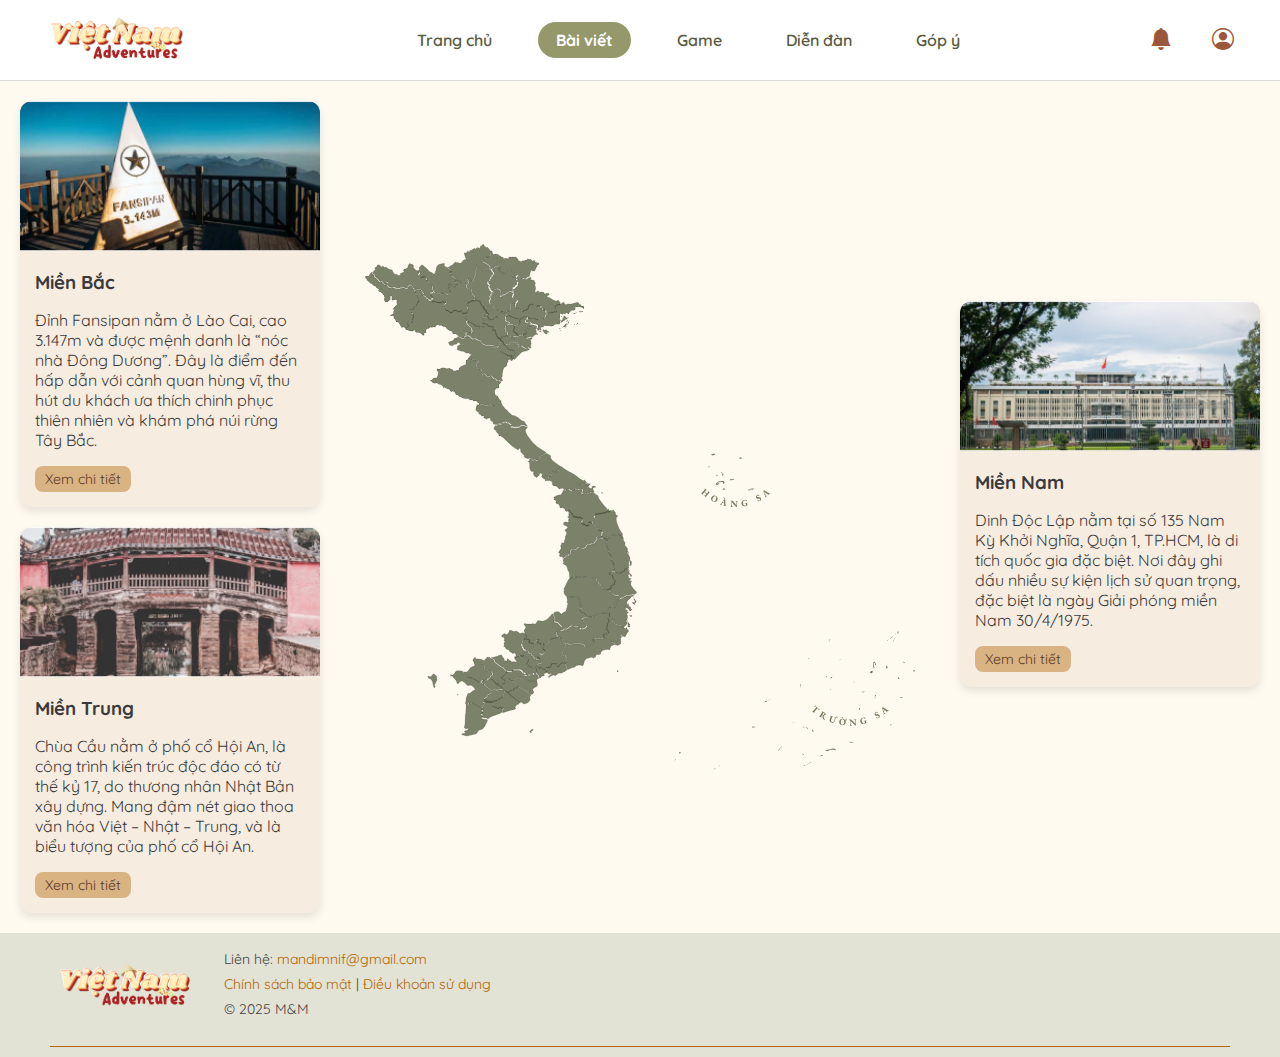
<file: templates/posts.html>
<!DOCTYPE html>
<html lang="vi">
<head>
  <meta charset="UTF-8" />
  <meta name="viewport" content="width=device-width, initial-scale=1.0" />
  <title>Việt Nam Adventures</title>
  <link rel="stylesheet" href="/static/css/posts.css" />
  <link rel="stylesheet" href="https://cdn.jsdelivr.net/npm/bootstrap-icons@1.10.5/font/bootstrap-icons.css" />
</head>
<body>
  <!-- Loader overlay -->
  <div id="loader">
    <div class="spinner"></div>
  </div>

  <header class="header">
    <div class="logo">
      <img src="/static/images/logoo_sample.png" alt="Logo" style="height: 80px; vertical-align: middle;">
    </div>
    <nav>
        <!--class="active" copy phần này dô cái tên của trang mình code (trong thẻ a sau phần "")-->
      <div class="nav-center">
        <a href="/" >Trang chủ</a>
        <a href="/posts" class="active">Bài viết</a>
        <a href="/game">Game</a>
        <a href="/forum">Diễn đàn</a>
        <a href="/feedback">Góp ý</a>
      </div>
      <div class="nav-icons">
        <button id="notifIcon" class="icon-btn"><i class="bi bi-bell-fill"></i></button>
        <button id="userIcon" class="icon-btn"><i class="bi bi-person-circle"></i></button>
      </div>
    </nav>      
  </header>
  <!--Write your code here-->
  
  <div class="container">
    <!-- Bên trái -->
    <div class="left-side">
      <div class="card" onclick="focusRegion('north')">
        <img src="/static/images/miền bắc.jpg" alt="Miền Bắc">
        <div class="card-content">
          <h3>Miền Bắc</h3>
          <p>Đỉnh Fansipan nằm ở Lào Cai, cao 3.147m và được mệnh danh là “nóc nhà Đông Dương”. Đây là điểm đến hấp dẫn với cảnh quan hùng vĩ, thu hút du khách ưa thích chinh phục thiên nhiên và khám phá núi rừng Tây Bắc.</p>
          <a href="/postmienbac" class="view-detail">Xem chi tiết</a>
        </div>
      </div>
      <div class="card" onclick="focusRegion('central')">
        <img src="/static/images/miền trung.jpg" alt="Miền Trung">
        <div class="card-content">
          <h3>Miền Trung</h3>
          <p>Chùa Cầu nằm ở phố cổ Hội An, là công trình kiến trúc độc đáo có từ thế kỷ 17, do thương nhân Nhật Bản xây dựng. Mang đậm nét giao thoa văn hóa Việt – Nhật – Trung, và là biểu tượng của phố cổ Hội An.</p>
          <a href="/postmientrung" class="view-detail">Xem chi tiết</a>
        </div>
      </div>
    </div>
  
    <!-- Bản đồ -->
    <div class="map-container">
      <img src="/static/images/Việt Nam map.svg" class="map">
    </div>
  
    <!-- Bên phải -->
    <div class="right-side" style="margin-top: 200px;">
      <div class="card" onclick="focusRegion('south')">
        <img src="/static/images/miền nam.jpg" alt="Miền Nam">
        <div class="card-content">
          <h3>Miền Nam</h3>
          <p>Dinh Độc Lập nằm tại số 135 Nam Kỳ Khởi Nghĩa, Quận 1, TP.HCM, là di tích quốc gia đặc biệt. Nơi đây ghi dấu nhiều sự kiện lịch sử quan trọng, đặc biệt là ngày Giải phóng miền Nam 30/4/1975.</p>
          <a href="/postmiennam" class="view-detail">Xem chi tiết</a>
        </div>
      </div>
    </div>
  </div>

  <footer>
    <div class="footer-top">
      <img src="/static/images/logoo_sample.png" alt="Logo" class="footer-logo">
      <div class="footer-contact">
        <p>Liên hệ: <a href="mailto:mandimnif@gmail.com">mandimnif@gmail.com</a></p>
        <p><a href="#">Chính sách bảo mật</a> | <a href="#">Điều khoản sử dụng</a></p>
        <p>© 2025 M&M</p>
      </div>
    </div>
  </footer>
  <script>
    window.LOGGED_IN = "{{ 'true' if session.get('user_id') else 'false' }}";
  </script>

  <script src="/static/js/posts.js"></script>
  <script src="/static/js/main.js"></script>
</body>
</html>
</file>
<file: static/css/feedback.css>
@import url('https://fonts.googleapis.com/css2?family=Quicksand:wght@400;600;700&display=swap');

/* overlay loader chung */
#loader {
  position: fixed;
  inset: 0;
  background: #fff;
  display: flex;
  align-items: center;
  justify-content: center;
  z-index: 9999;
}
#loader .spinner {
  width: 48px; height: 48px;
  border: 5px solid #ddd;
  border-top-color: #e63946;
  border-radius: 50%;
  animation: spin 0.8s linear infinite;
}
@keyframes spin { to { transform: rotate(360deg); } }

/* Ẩn nội dung cho đến khi loader tắt */
#body-content { display: none; }

body {
  margin: 0;
  padding: 0;
  font-family: 'Quicksand', sans-serif;
  background-color: #fffaf0;
  color: #3a3a3a;
}

/* Notification Popup */
#notification {
    position: fixed;
    top: 50%;
    left: 50%;
    transform: translate(-50%, -50%);
    background-color: #fff;
    border: 1px solid #ddd;
    border-radius: 10px;
    box-shadow: 0 4px 8px rgba(0, 0, 0, 0.2);
    padding: 20px;
    text-align: center;
    z-index: 1000;
    display: none; /* Ẩn mặc định */
  }
  
  #notification p {
    margin: 0;
    font-size: 16px;
  }
  
  #notification.success {
    border-color: #4caf50;
    color: #4caf50;
  }
  
  #notification.error {
    border-color: #f44336;
    color: #f44336;
  }

/*main*/
.container {
  max-width: 600px;
  margin: 50px auto;
  background-color: #fff;
  padding: 30px;
  border-radius: 10px;
  box-shadow: 0 4px 8px rgba(0, 0, 0, 0.1);
}
h2 {
  color: #f24e1e;
  text-align: center;
}
label {
  font-size: 14px;
  color: #000000;
  display: block;
  margin-top: 10px;
}
input, select, textarea {
  width: 580px;
  padding: 10px;
  margin: 5px 0 15px;
  border-radius: 10px;
  border: 1px solid #ddd;
  font-size: 14px;
  color: #5e532e;
  border: 0.5px solid #000000; /* Đặt viền cho label */
}
textarea {
  height: 100px;
}
.emoji-container {
  display: flex;
  justify-content: space-between;
  margin-top: 10px;
}
.emoji-container img {
  width: 30px;
  height: 30px;
  cursor: pointer;
}

button {
  background-color: #f24e1e;
  color: white;
  border: none;
  padding: 10px 20px;
/* border-radius: 5px; */
  cursor: pointer;
  width: 100%;
  margin:  auto; /* Căn giữa nút */
  
}
button:hover {
  background-color: #e33e1a;
}


.emoji-container {
  display: flex;
  justify-content: center;
  margin-top: 10px;
  gap: 10px;
}
.emoji-container input[type="radio"] {
  display: none; /* Ẩn các radio button thực sự */
}
.emoji-container label {
  font-size: 24px;
 /* width: 50px; */
  /* height: 50px;*/
  border: none;
  background: transparent;
  cursor: pointer;
  transition: all 0.3s ease;
  display: flex;
  justify-content: center;
  align-items: center;
  padding: 10px;
   border-radius: 30%; 
  margin-bottom: 20px;;
}

/* Hiệu ứng hover */
.emoji-container label:hover {
  opacity: 0.6;  /* Khi hover thì icon sẽ mờ đi */
}

/* Hiệu ứng khi radio được chọn */
.emoji-container input[type="radio"]:checked + label {
  background-color: rgba(0, 0, 0, 0.1); /* Nền mờ khi chọn */
  /*border-radius: 50%; /* Để có dạng tròn */
}


.register a
{
  text-decoration-line: none;
  color: #d1af3e;
}


button[type="submit"] {
  background-color: #f24e1e;
  color: white;
  border: none;
  padding: 10px 20px;
  border-radius: 5px;
  cursor: pointer;
  width: 10%;
  margin: auto; /* Căn giữa nút */
  display: block;
  
}
button[type="submit"]:hover {
  background-color: #e33e1a;
}

.notification {
  display: none;
  margin-top: 20px;
  padding: 10px;
  background-color: #d4edda;
  color: #155724;
  border: 1px solid #c3e6cb;
  border-radius: 5px;
  text-align: center;
}

/* Header */
.header {
  display: flex;
  justify-content: space-between;
  align-items: center;
  height: 80px;
  padding: 0 40px;
  background-color: #ffffff;
  border-bottom: 1px solid #ddd;
}

.logo img {
  height: 60px;
}

nav {
  display: flex;
  justify-content: space-between;
  align-items: center;
  flex: 1;
  margin-left: 40px;
}

.nav-center {
  display: flex;
  gap: 28px;
  justify-content: center;
  flex: 1;
}

.nav-icons {
  display: flex;
  justify-content: flex-end;
}

.nav-center a {
  text-decoration: none;
  color: #5a5a3f;
  font-weight: 600;
  font-size: 16px;
  padding: 8px 18px;
  border-radius: 20px;
  transition: none;
}

.nav-center a:hover {
  color: #94986a;
}

.nav-center a.active {
  background-color: #94986a;
  color: #ffffff;
  font-weight: 700;
}

.icon-btn {
  background: none;
  border: none;
  font-size: 22px;
  color: #9b573b;
  cursor: pointer;
}

.icon-btn:hover {
  background-color: #ffffff;
  color: #c16e39;
}




/* Rest of CSS remains unchanged */


/* Footer */
footer {
  background-color: #e2e2d5;
  padding: 10px 50px 10px;
  font-size: 14px;
  font-weight: normal;
  color: #444;
  line-height: 1.2;
}

footer p {
  margin: 8px 0;
}

footer a {
  color: #b26500;
  text-decoration: none;
}

footer a:hover {
  text-decoration: underline;
}

footer::after {
  content: "";
  display: block;
  margin-top: 20px;
  border-top: 1px solid #b26500;
  width: 100%;
}

footer .copyright {
  margin-top: 12px;
  font-size: 13px;
  text-align: left;
  color: #444;
}

.footer-top {
    display: flex;
    align-items: flex-start;
    gap: 24px;
  }
  
  .footer-logo {
    width: 150px;
    object-fit: contain;
    margin-top: 4px;
  }
  
/* === Feedback Page Responsive (<768px) === */
@media (max-width: 768px) {
  /* 1. Container chính full-width, padding nhỏ lại */
  .container {
    max-width: 100% !important;
    margin: 20px 10px !important;
    padding: 20px !important;
  }

  /* 2. Các label, input, select, textarea chiếm hết */
  label,
  input,
  select,
  textarea {
    width: 100% !important;
    margin: 5px 0 15px !important;
  }

  textarea {
    height: 120px !important;
  }

  /* 3. Emoji chọn ý kiến xếp wrap & to hơn */
  .emoji-container {
    justify-content: center !important;
    flex-wrap: wrap !important;
    gap: 12px !important;
    margin-top: 10px !important;
  }
  .emoji-container label {
    font-size: 28px !important;
    padding: 8px !important;
    border-radius: 50% !important;
  }

  /* 4. Nút submit full-width */
  button[type="submit"],
  button {
    width: 100% !important;
    padding: 12px !important;
    font-size: 16px !important;
    margin-top: 12px !important;
  }

  /* 5. Notification popup full-screen nhỏ gọn */
  #notification {
    width: 90% !important;
    max-width: 280px !important;
    padding: 16px !important;
  }

  /* Header: wrap và xếp hợp lý */
  .header {
    flex-direction: row;
    flex-wrap: wrap;
    align-items: center;
    padding: 10px 10px;
    height: auto;
  }
  .logo {
    flex: 0 0 auto;
    margin-right: auto;
  }
  .logo img { height: 40px; }

  /* Nav center cuộn ngang, loại bỏ margin-left */
  nav {
    display: flex;
    width: 100%;
    flex-wrap: nowrap;
    overflow-x: auto;
    margin: 5px 0;
  }
  .nav-center {
    display: flex;
    gap: 12px;
    flex: 1 0 auto;
    margin: 0;
    padding: 0 10px;
  }
  .nav-center a {
    flex: 0 0 auto;
    padding: 8px;
    white-space: nowrap;
  }

  /* Icon xếp cùng hàng cuối */
  .nav-icons {
    flex: 0 0 auto;
    margin-left: 10px;
  }

  /* 7. Footer đơn giản, text-center */
  footer {
    padding: 10px !important;
  }
}
</file>
<file: static/css/game.css>
/* game.css - giao diện cho trang game "Cuộc phiêu lưu của tỷ phú" */

/* overlay loader chung */
#loader {
  position: fixed;
  inset: 0;
  background: #fff;
  display: flex;
  align-items: center;
  justify-content: center;
  z-index: 9999;
}
#loader .spinner {
  width: 48px; height: 48px;
  border: 5px solid #ddd;
  border-top-color: #e63946;
  border-radius: 50%;
  animation: spin 0.8s linear infinite;
}
@keyframes spin { to { transform: rotate(360deg); } }

/* Ẩn nội dung cho đến khi loader tắt */
#body-content { display: none; }

body {
    margin: 0;
    padding: 0;
    font-family: 'Quicksand', sans-serif;
    background-color: #fffaf0;
    color: #333;
  }
  
  /* Header */
  .header {
    background-color: #f4dfbb;
    display: flex;
    justify-content: space-between;
    align-items: center;
    height: 80px;
    padding: 0 40px;
    border-bottom: 1px solid #ddd;
  }
  
  .logo img {
    height: 60px;
  }
  
  nav {
    display: flex;
    justify-content: space-between;
    align-items: center;
    flex: 1;
    margin-left: 40px;
  }
  
  .nav-center {
    display: flex;
    gap: 28px;
    justify-content: center;
    flex: 1;
  }
  
  .nav-icons {
    display: flex;
    gap: 28px;
    justify-content: flex-end;
  }
  
  .nav-center a {
    text-decoration: none;
    color: #5a5a3f;
    font-weight: 600;
    font-size: 16px;
    padding: 8px 18px;
    border-radius: 20px;
    transition: none;
  }
  
  .nav-center a:hover {
    color: #94986a;
  }
  
  .nav-center a.active {
    background-color: #94986a;
    color: #ffffff;
    font-weight: 700;
  }
  
  .icon-btn {
    background: none;
    border: none;
    font-size: 22px;
    color: #9b573b;
    cursor: pointer;
  }
  
  .icon-btn:hover {
    color: #c16e39;
  }
  
  main {
    padding: 40px;
    position: relative;
    margin-bottom: 30px;
  }
  
  h1 {
    font-size: 28px;
    font-weight: bold;
    margin-bottom: 30px;
    display: inline-block;
    font-family: 'Quicksand', sans-serif;
  }
  
  .button-group {
    display: flex;
    justify-content: center;
    gap: 700px;
  }
  
  .btn-start,
  .btn-settings {
    padding: 10px 26px;
    font-size: 16px;
    font-weight: bold;
    border: 2px solid #c58a18;
    background-color: transparent;
    color: #c58a18;
    border-radius: 28px;
    cursor: pointer;
    transition: all 0.3s ease;
  }
  
  .btn-start:hover,
  .btn-settings:hover {
    background-color: #c58a18;
    color: white;
  }
  
  .rank-link {
    margin-top: -100px;
    margin-left: 100px;
    color: #788b48;
    font-weight: bold;
    display: block;
    text-decoration: none;
    font-size: 20px;
  }
  
  .rank-link:hover {
    text-decoration: underline;
  }
  
  .game-board {
    width: 1200px;
    max-width: 100%;
    display: block;
    margin: -100px auto 6px auto;
  }

  .svg-container {
    text-align: center;
    margin-top: -30px;
  }
  svg {
    display: inline-block;
  }  

/* Footer */
footer {
    background-color: #e2e2d5;
    padding: 10px 50px 10px;
    font-size: 14px;
    color: #444;
    line-height: 1.2;
  }
  
  footer p {
    margin: 8px 0;
  }
  
  footer a {
    color: #b26500;
    text-decoration: none;
  }
  
  footer a:hover {
    text-decoration: underline;
  }
  
  footer::after {
    content: "";
    display: block;
    margin-top: 20px;
    border-top: 1px solid #b26500;
    width: 100%;
  }
  
  footer .copyright {
    margin-top: 12px;
    font-size: 13px;
    text-align: left;
    color: #444;
  }
  
  .footer-top {
      display: flex;
      align-items: flex-start;
      gap: 24px;
    }
    
    .footer-logo {
      width: 150px;
      object-fit: contain;
      margin-top: 4px;
    }
    
  /* Responsive cho điện thoại */
@media (max-width: 768px) {
  /* Ẩn sidebar */
  .sidebar { display: none; }

  /* Main content full-width */
  .App, main#body-content {
    margin-left: 0 !important;
    padding: 0 10px;
  }

  /* Header nav cuộn ngang */
  .nav-center {
    overflow-x: auto;
    gap: 12px;
  }
  .nav-center a { flex: 0 0 auto; }

  /* Intro & who section xếp dọc */
  .intro, .who { flex-direction: column; gap: 20px; }
  .who { align-items: center; }

  /* Feature cards grid thành 1 cột */
  .features { display: grid; grid-template-columns: 1fr; gap: 20px; }

  /* Images giảm kích thước */
  .images img { width: 140px; margin-bottom: 20px; }

  /* Footer xếp dọc */
  .footer-top { flex-direction: column; align-items: center; gap: 10px; }
}

/* === Responsive Mobile === */
@media (max-width: 768px) {
  /* Ẩn sidebar */
  .sidebar { display: none !important; }

  /* Header: wrap và xếp hợp lý */
  .header {
    flex-direction: row;
    flex-wrap: wrap;
    align-items: center;
    padding: 10px 10px;
    height: auto;
  }
  .logo {
    flex: 0 0 auto;
    margin-right: auto;
  }
  .logo img { height: 40px; }

  /* Nav center cuộn ngang, loại bỏ margin-left */
  nav {
    display: flex;
    width: 100%;
    flex-wrap: nowrap;
    overflow-x: auto;
    margin: 5px 0;
  }
  .nav-center {
    display: flex;
    gap: 12px;
    flex: 1 0 auto;
    margin: 0;
    padding: 0 10px;
  }
  .nav-center a {
    flex: 0 0 auto;
    padding: 8px;
    white-space: nowrap;
  }

  /* Icon xếp cùng hàng cuối */
  .nav-icons {
    flex: 0 0 auto;
    margin-left: 10px;
  }

  /* Giảm font-size cho nav */
  .nav-center a { font-size: 14px; }

  /* Intro & who sections full-width */
  .intro { max-width: 100% !important; margin: 20px auto; padding: 0 10px; }
  .who { flex-direction: column !important; align-items: center !important; gap: 20px !important; }

  /* Feature cards thành 1 cột, full-width */
  .features { max-width: 100% !important; margin: 20px auto !important; grid-template-columns: 1fr !important; gap: 20px !important; padding: 0 10px !important; }

  /* Image section full-width, ảnh nhỏ lại */
  .images { max-width: 100% !important; margin: 20px auto !important; padding: 0 10px !important; justify-content: center; }
  .images img { width: 140px !important; margin-bottom: 20px; }

  /* Footer xếp cột */
  .footer-top { flex-direction: column !important; align-items: center !important; padding: 20px 10px !important; }
}
</file>
<file: static/css/postmienbac.css>
@import url('https://fonts.googleapis.com/css2?family=Quicksand:wght@400;600;700&display=swap');

/* overlay loader chung */
#loader {
    position: fixed;
    inset: 0;
    background: #fff;
    display: flex;
    align-items: center;
    justify-content: center;
    z-index: 9999;
  }
  #loader .spinner {
    width: 48px; height: 48px;
    border: 5px solid #ddd;
    border-top-color: #e63946;
    border-radius: 50%;
    animation: spin 0.8s linear infinite;
  }
  @keyframes spin { to { transform: rotate(360deg); } }
  
  /* Ẩn nội dung cho đến khi loader tắt */
  #body-content { display: none; }
  
body {
    margin: 0;
    padding: 0;
    font-family: 'Quicksand', sans-serif;
    background-color: #fffaf0;
    color: #3a3a3a;
}


/* Header */

.header {
    display: flex;
    justify-content: space-between;
    align-items: center;
    height: 80px;
    padding: 0 40px;
    background-color: #ffffff;
    border-bottom: 1px solid #ddd;
}

.logo img {
    height: 60px;
}

nav {
    display: flex;
    justify-content: space-between;
    align-items: center;
    flex: 1;
    margin-left: 40px;
}

.nav-center {
    display: flex;
    gap: 28px;
    justify-content: center;
    flex: 1;
}

.nav-icons {
    display: flex;
    gap: 28px;
    justify-content: flex-end;
}

.nav-center a {
    text-decoration: none;
    color: #5a5a3f;
    font-weight: 600;
    font-size: 16px;
    padding: 8px 18px;
    border-radius: 20px;
    transition: none;
}

.nav-center a:hover {
    color: #94986a;
}

.nav-center a.active {
    background-color: #94986a;
    color: #ffffff;
    font-weight: 700;
}

.icon-btn {
    background: none;
    border: none;
    font-size: 22px;
    color: #9b573b;
    cursor: pointer;
}

.icon-btn:hover {
    color: #c16e39;
}


/* Footer */

footer {
    background-color: #e2e2d5;
    padding: 10px 50px 10px;
    font-size: 14px;
    color: #444;
    line-height: 1.2;
}

footer p {
    margin: 8px 0;
}

footer a {
    color: #b26500;
    text-decoration: none;
}

footer a:hover {
    text-decoration: underline;
}

footer::after {
    content: "";
    display: block;
    margin-top: 20px;
    border-top: 1px solid #b26500;
    width: 100%;
}

footer .copyright {
    margin-top: 12px;
    font-size: 13px;
    text-align: left;
    color: #444;
}

.footer-top {
    display: flex;
    align-items: flex-start;
    gap: 24px;
}

.footer-logo {
    width: 150px;
    object-fit: contain;
    margin-top: 4px;
}


/*css*/

.banner {
    width: 100%;
    overflow: hidden;
}

.slides {
    display: flex;
    width: 100%;
    height: 380px;
    /* Đảm bảo tất cả ảnh có chiều cao bằng nhau */
    transition: transform 1s ease-in-out;
    /* Tạo hiệu ứng lướt */
}

.slides img {
    width: 100%;
    height: 100%;
    /* Đảm bảo mỗi ảnh chiếm toàn bộ chiều cao */
    object-fit: cover;
    /* Giúp ảnh được cắt sao cho phù hợp với khu vực */
    display: none;
    /* Ẩn tất cả ảnh ban đầu */
}


/* Hiển thị ảnh hiện tại */

.slides img.active {
    display: block;
}


/* Content */

.content {
    max-width: 10000px;
    margin: 30px auto;
    padding: 0 20px;
}

h1 {
    font-size: 36px;
    color: #495235;
    margin-bottom: 15px;
}

h2 {
    font-size: 30px;
    color: #000000;
    margin-bottom: 15px;
}

.HN {
    margin: 20px;
    padding: 20px;
}

.description {
    font-size: 16px;
    line-height: 1.6;
    color: #333;
}

.places {
    display: flex;
    flex-wrap: wrap;
    gap: 20px;
    margin-top: 30px;
}

.place {
    position: relative;
    overflow: hidden;
    border-radius: 10px;
}

.place img {
    width: 100%;
    height: 100%;
    display: block;
    border-radius: 10px;
}

.place-name {
    position: absolute;
    bottom: 10px;
    left: 15px;
    color: #fff;
    font-weight: bold;
    font-size: 16px;
    text-shadow: 1px 1px 4px #000;
}


/* Chia 3 ảnh hàng đầu */

.place:nth-child(-n+3) {
    flex: 0 0 calc(33.333% - 13.33px);
}


/* Chia 2 ảnh hàng dưới */

.place:nth-child(n+4) {
    flex: 0 0 calc(50% - 10px);
}


/* Responsive cho màn hình nhỏ */

@media (max-width: 768px) {
    .place {
        flex: 0 0 100%;
    }
}

.historical-section {
    margin: 40px auto;
    padding: 0 20px;
    display: grid;
    gap: 30px;
}

.historical-item {
    background: #fff;
    border-radius: 12px;
    padding: 20px;
    box-shadow: 0 2px 8px rgba(0, 0, 0, 0.1);
    display: flex;
    gap: 20px;
    align-items: flex-start;
}

.historical-item img {
    width: 250px;
    border-radius: 10px;
    flex-shrink: 0;
}

.historical-text {
    flex: 1;
}

.historical-item .label {
    background-color: #94986a;
    display: inline-block;
    color: white;
    padding: 5px 10px;
    border-radius: 6px;
    font-size: 14px;
    margin-bottom: 8px;
    font-weight: 600;
}

.historical-item .label.green {
    background-color: #94986a;
}

.historical-item h2 {
    font-size: 22px;
    margin: 10px 0;
    color: #3a3a3a;
}

.historical-item p {
    font-size: 15px;
    line-height: 1.6;
    color: #555;
}

.divider {
    width: 1px;
    background-color: #000000;
    height: 1090px;
}


/* Black Divider */

.black-divider {
    width: 100%;
    height: 1px;
    background-color: #000;
    margin: 40px 0;
}

.spotlight-locations {
    display: flex;
    justify-content: center;
    flex-wrap: wrap;
    gap: 15px;
    margin-bottom: 40px;
}

.location-item {
    width: 400px;
    text-align: left;
}

.location-item img {
    width: 100%;
    height: 250px;
    object-fit: cover;
    border-radius: 8px;
    box-shadow: 0 4px 10px rgba(0, 0, 0, 0.1);
    margin-bottom: 10px;
}

.location-item p {
    font-size: 16px;
    font-weight: 1000;
    color: #222;
}

.section-title {
    display: flex;
    align-items: center;
    font-weight: bold;
    font-size: 30px;
    color: #DA983C;
    margin: 30px 20px;
}

.section-title::before {
    content: '';
    display: block;
    width: 20px;
    height: 70px;
    background-color: #DA983C;
    margin-right: 15px;
}

.section-title span {
    text-transform: uppercase;
}


/* Food Section */

.food-section {
    margin: 60px 20px;
    text-align: left;
}

.food-content {
    display: flex;
    gap: 10px;
    justify-content: center;
}

.main-food-item {
    flex: 1;
    border-radius: 10px;
    box-shadow: 0 0 0 rgba(0, 0, 0, 0.1);
}

.main-food-item img {
    width: 100%;
    height: 300px;
    object-fit: cover;
}

.main-food-description {
    padding: 20px;
}

.main-food-description h3 {
    font-size: 22px;
    font-weight: 600;
    color: #3a3a3a;
}

.main-food-description p {
    font-size: 16px;
    color: #555;
}


/* Right-side Food Items */

.other-food-items {
    display: flex;
    flex-direction: column;
    gap: 10px;
}

.food-item {
    box-shadow: 0 0 0 rgba(0, 0, 0, 0.1);
    overflow: hidden;
    display: flex;
    flex-direction: column;
}

.food-item img {
    width: 50%;
    height: 200px;
    object-fit: cover;
    border-bottom: 2px solid #ddd;
}

.food-description {
    padding: 5px;
}

.food-description h3 {
    font-size: 18px;
    color: #3a3a3a;
    font-weight: 600;
    line-height: 0.5;
}

.food-description p {
    font-size: 14px;
    color: #555;
    line-height: 0.5;
}

.province-info {
    display: flex;
    flex-wrap: wrap;
    justify-content: center;
    align-items: center;
    gap: 30px;
    padding: 0 10px;
}

.province-info img {
    width: 400px;
    max-width: 100%;
    height: auto;
    border-radius: 8px;
}

.province-info p {
    max-width: 500px;
    font-size: 16px;
    color: #333;
    text-align: left;
}

.province-section {
    margin: 60px 20px;
    text-align: left;
}

.destination-grid {
    display: grid;
    grid-template-columns: repeat(2, 1fr);
    gap: 20px;
}

.destination-item {
    background-color: #d9ddbb;
    padding: 10px;
    border-radius: 10px;
    box-shadow: 0 2px 10px rgba(0, 0, 0, 0.1);
}

.destination-item img {
    width: 100%;
    height: 350px;
    object-fit: cover;
    border-radius: 8px;
}

.destination-description {
    padding: 10px;
}

.destination-description h3 {
    font-size: 18px;
    font-weight: 600;
    color: #3a3a3a;
}

.destination-description p {
    font-size: 14px;
    color: #555;
    line-height: 1.6;
}

.festival-item {
    display: flex;
    flex-direction: column;
}

.festival-item img {
    width: 100%;
    height: 600px;
    object-fit: cover;
    border-radius: 10px;
}

.festival-text {
    margin-top: 20px;
}

.festival-text h3 {
    font-size: 22px;
    font-weight: 600;
    color: #3a3a3a;
}

.festival-text p {
    font-size: 16px;
    color: #555;
    line-height: 1.6;
}

.province-info {
    display: flex;
    flex-wrap: wrap;
    justify-content: center;
    align-items: center;
    gap: 30px;
    padding: 0 10px;
}

.province-info img {
    width: 400px;
    max-width: 100%;
    height: auto;
    border-radius: 8px;
}

.province-info p {
    max-width: 500px;
    font-size: 16px;
    color: #333;
    text-align: left;
}

.content-section {
    margin: 50px 0;
    padding: 20px;
    border: 1px solid #ddd;
    border-radius: 5px;
}

#toc {
    position: sticky;
    top: 0;
    margin: 0 0 40px 0;
    padding: 15px 40px;
    background-color: #DA983C;
    box-shadow: 0 4px 12px rgba(0, 0, 0, 0.1);
    z-index: 10;
    font-family: 'Inter', sans-serif;
    font-size: 22px;
    display: flex;
    justify-content: space-around;
    align-items: center;
}

#toc select {
    padding: 12px 16px;
    margin: 0 15px;
    width: auto;
    max-width: 250px;
    border-radius: 30px;
    /* Bo tròn góc mạnh hơn */
    border: 1px solid #DA983C;
    font-size: 20px;
    background-color: #DA983C;
    color: #905338;
    font-family: 'Inter', sans-serif;
    font-weight: bold;
    transition: all 0.3s ease;
    cursor: pointer;
    /* Thêm hiệu ứng con trỏ khi di chuột vào dropdown */
}

#toc select:focus {
    outline: none;
    border-color: #DA983C;
    box-shadow: 0 0 10px rgba(218, 152, 60, 0.5);
    transform: scale(1.05);
    /* Tạo hiệu ứng phóng to nhẹ khi focus */
}

#toc select option {
    font-size: 18px;
    /* Kích thước font chữ của option */
    font-family: 'Inter', sans-serif;
    font-weight: bold;
    background-color: #fff;
    /* Màu chữ của option */
    padding: 12px;
    border-radius: 5px;
    /* Bo góc các option */
    transition: all 0.3s ease;
    /* Hiệu ứng chuyển động mượt mà */
}

#toc select option:hover {
    background-color: #DA983C;
    color: white;
    /* Chuyển màu chữ thành trắng khi hover */
    transform: translateX(5px);
    /* Tạo hiệu ứng dịch chuyển khi hover */
}

#toc select option:focus {
    outline: none;
    box-shadow: 0 0 5px rgba(218, 152, 60, 0.5);
    /* Hiệu ứng focus cho các option */
}
</file>
<file: static/css/postmiennam.css>
@import url('https://fonts.googleapis.com/css2?family=Quicksand:wght@400;600;700&display=swap');

/* overlay loader chung */
#loader {
    position: fixed;
    inset: 0;
    background: #fff;
    display: flex;
    align-items: center;
    justify-content: center;
    z-index: 9999;
  }
  #loader .spinner {
    width: 48px; height: 48px;
    border: 5px solid #ddd;
    border-top-color: #e63946;
    border-radius: 50%;
    animation: spin 0.8s linear infinite;
  }
  @keyframes spin { to { transform: rotate(360deg); } }
  
  /* Ẩn nội dung cho đến khi loader tắt */
  #body-content { display: none; }
  
body {
    margin: 0;
    padding: 0;
    font-family: 'Quicksand', sans-serif;
    background-color: #fffaf0;
    color: #3a3a3a;
}


/* Header */

.header {
    display: flex;
    justify-content: space-between;
    align-items: center;
    height: 80px;
    padding: 0 40px;
    background-color: #ffffff;
    border-bottom: 1px solid #ddd;
}

.logo img {
    height: 60px;
}

nav {
    display: flex;
    justify-content: space-between;
    align-items: center;
    flex: 1;
    margin-left: 40px;
}

.nav-center {
    display: flex;
    gap: 28px;
    justify-content: center;
    flex: 1;
}

.nav-icons {
    display: flex;
    gap: 28px;
    justify-content: flex-end;
}

.nav-center a {
    text-decoration: none;
    color: #5a5a3f;
    font-weight: 600;
    font-size: 16px;
    padding: 8px 18px;
    border-radius: 20px;
    transition: none;
}

.nav-center a:hover {
    color: #94986a;
}

.nav-center a.active {
    background-color: #94986a;
    color: #ffffff;
    font-weight: 700;
}

.icon-btn {
    background: none;
    border: none;
    font-size: 22px;
    color: #9b573b;
    cursor: pointer;
}

.icon-btn:hover {
    color: #c16e39;
}


/* Footer */

footer {
    background-color: #e2e2d5;
    padding: 10px 50px 10px;
    font-size: 14px;
    color: #444;
    line-height: 1.2;
}

footer p {
    margin: 8px 0;
}

footer a {
    color: #b26500;
    text-decoration: none;
}

footer a:hover {
    text-decoration: underline;
}

footer::after {
    content: "";
    display: block;
    margin-top: 20px;
    border-top: 1px solid #b26500;
    width: 100%;
}

footer .copyright {
    margin-top: 12px;
    font-size: 13px;
    text-align: left;
    color: #444;
}

.footer-top {
    display: flex;
    align-items: flex-start;
    gap: 24px;
}

.footer-logo {
    width: 150px;
    object-fit: contain;
    margin-top: 4px;
}


/*css*/

.banner {
    width: 100%;
    overflow: hidden;
}

.slides {
    display: flex;
    width: 100%;
    height: 380px;
    /* Đảm bảo tất cả ảnh có chiều cao bằng nhau */
    transition: transform 1s ease-in-out;
    /* Tạo hiệu ứng lướt */
}

.slides img {
    width: 100%;
    height: 100%;
    /* Đảm bảo mỗi ảnh chiếm toàn bộ chiều cao */
    object-fit: cover;
    /* Giúp ảnh được cắt sao cho phù hợp với khu vực */
    display: none;
    /* Ẩn tất cả ảnh ban đầu */
}


/* Hiển thị ảnh hiện tại */

.slides img.active {
    display: block;
}

.HCM {
    margin: 20px;
    padding: 20px;
}

h1 {
    font-size: 36px;
    color: #495235;
    margin-bottom: 15px;
}

.description {
    font-size: 16px;
    color: #333;
    line-height: 1.6;
    margin-bottom: 30px;
}

.section {
    display: flex;
    flex-wrap: wrap;
    gap: 20px;
    margin-bottom: 30px;
}

.reverse {
    flex-direction: row-reverse;
}

.item {
    flex: 1;
    display: flex;
    flex-direction: row;
    text-align: left;
    box-shadow: 0 2px 8px rgba(0, 0, 0, 0.1);
    background-color: #aeb886;
    overflow: hidden;
}

.image-container {
    flex: 1;
    padding: 10px;
    border-right: 2px solid #ddd;
}

.image-container:last-child {
    border-right: none;
}

.image {
    width: 100%;
    height: 250px;
    object-fit: cover;
}

.description-box {
    flex: 2;
    padding: 15px;
}

.description-box h3 {
    font-size: 22px;
    color: #3a3a3a;
    margin-bottom: 10px;
}

.description-box p {
    font-size: 16px;
    color: #3c3b3b;
    line-height: 1.6;
}


/* Responsive cho màn hình nhỏ */

@media (max-width: 768px) {
    .place {
        flex: 0 0 100%;
    }
}

.AG {
    margin: 20px;
    padding: 20px;
}

.historical-section {
    margin: 40px auto;
    padding: 0 20px;
    display: grid;
    gap: 30px;
}

.historical-item {
    background: #fff;
    border-radius: 12px;
    padding: 20px;
    box-shadow: 0 2px 8px rgba(0, 0, 0, 0.1);
    display: flex;
    gap: 20px;
    align-items: flex-start;
}

.historical-item img {
    width: 250px;
    border-radius: 10px;
    flex-shrink: 0;
}

.historical-text {
    flex: 1;
}

.historical-item .label {
    background-color: #bdc191;
    display: inline-block;
    color: white;
    padding: 5px 10px;
    border-radius: 6px;
    font-size: 14px;
    margin-bottom: 8px;
    font-weight: 600;
}

.historical-item .label.green {
    background-color: #94986a;
}

.historical-item h2 {
    font-size: 22px;
    margin: 10px 0;
    color: #3a3a3a;
}

.historical-item p {
    font-size: 15px;
    line-height: 1.6;
    color: #555;
}

.section-title {
    display: flex;
    align-items: center;
    font-weight: bold;
    font-size: 30px;
    color: #DA983C;
    margin: 30px 20px;
}

.section-title::before {
    content: '';
    display: block;
    width: 20px;
    height: 70px;
    background-color: #DA983C;
    margin-right: 15px;
}

.section-title span {
    text-transform: uppercase;
}


/* Food Section */

.food-section {
    margin: 60px 20px;
    text-align: left;
}

.food-content {
    display: flex;
    gap: 10px;
    justify-content: center;
}

.main-food-item {
    flex: 1;
    border-radius: 10px;
    box-shadow: 0 0 0 rgba(0, 0, 0, 0.1);
}

.main-food-item img {
    width: 100%;
    height: 300px;
    object-fit: cover;
}

.main-food-description {
    padding: 20px;
}

.main-food-description h3 {
    font-size: 22px;
    font-weight: 600;
    color: #3a3a3a;
}

.main-food-description p {
    font-size: 16px;
    color: #555;
}


/* Right-side Food Items */

.other-food-items {
    display: flex;
    flex-direction: column;
    gap: 10px;
}

.food-item {
    box-shadow: 0 0 0 rgba(0, 0, 0, 0.1);
    overflow: hidden;
    display: flex;
    flex-direction: column;
}

.food-item img {
    width: 50%;
    height: 200px;
    object-fit: cover;
    border-bottom: 2px solid #ddd;
}

.food-description {
    padding: 5px;
}

.food-description h3 {
    font-size: 18px;
    color: #3a3a3a;
    font-weight: 600;
    line-height: 0.5;
}

.food-description p {
    font-size: 14px;
    color: #555;
    line-height: 0.5;
}


/* Divider Style */

.divider {
    width: 1px;
    background-color: #000000;
    height: 1090px;
}


/* Black Divider */

.black-divider {
    width: 100%;
    height: 1px;
    background-color: #000;
    margin: 40px 0;
}


/* Responsive Layout for smaller screens */

@media (max-width: 768px) {
    .food-content {
        flex-direction: column;
        align-items: center;
    }
    .main-food-item {
        width: 100%;
        margin-bottom: 20px;
    }
    .other-food-items {
        width: 100%;
    }
    .food-item {
        width: 100%;
    }
}


/* Flexbox for the top images (2 images on the top row) */

.top-images {
    display: flex;
    justify-content: space-between;
    gap: 20px;
    /* Giảm khoảng cách giữa các ảnh ở trên */
    margin-bottom: 20px;
    /* Giảm khoảng cách giữa hàng trên và hàng dưới */
}

.image-container {
    width: 40%;
    /* Makes each image take up 48% of the row */
}

.image-container img {
    width: 100%;
    height: 90%;
}

.image-container p {
    text-align: left;
    font-size: 16px;
    font-weight: 500;
    color: #555;
}


/* Flexbox for the bottom images (2 images on the bottom row) */

.bottom-images {
    display: flex;
    justify-content: space-between;
    gap: 20px;
    /* Giảm khoảng cách giữa các ảnh ở dưới */
}

.bottom-images .image-container {
    width: 40%;
}

.bottom-images .image-container img {
    width: 100%;
    height: 90%;
}

.bottom-images .image-container p {
    text-align: left;
    margin-top: 10px;
    font-size: 16px;
    color: #555;
}

.BRVT {
    margin: 20px;
    padding: 20px;
}


/* Event container */


/* Container for the event */

.event {
    max-width: 800px;
    height: 250px;
    margin: 0 auto;
    padding: 40px;
}


/* Event item styling */

.event-item {
    display: flex;
    gap: 20px;
    margin-bottom: 20px;
    box-shadow: 0 2px 5px rgba(0, 0, 0, 0.1);
    padding: 20px;
}


/* Image container */

.event-item-3 {
    display: flex;
    color: #aea27e;
    gap: 20px;
    margin-bottom: 20px;
    box-shadow: 0 2px 5px rgba(0, 0, 0, 0.1);
    padding: 20px;
}

.image-container-event {
    width: 100%;
    height: 100%;
}

.image-container-event img {
    width: 350spx;
    height: 200px;
}


/* Text container */

.text-container {
    width: 100%;
}

.quote {
    font-size: 16px;
    color: #333;
    font-style: italic;
    line-height: 1.6;
    padding-left: 20px;
    position: relative;
    margin-top: 20px;
}


/* Add quote marks */

.quote:before {
    content: "\201C";
    /* Left quote */
    font-size: 3em;
    color: #DA983C;
    position: absolute;
    top: -20px;
    left: -15px;
}

.quote:after {
    content: "\201D";
    /* Right quote */
    font-size: 3em;
    color: #DA983C;
    position: absolute;
    bottom: -50px;
    right: -12px;
}


/* Optional: Add some margin between text and image on small screens */

@media (max-width: 768px) {
    .event-item {
        flex-direction: column;
    }
    .image-container,
    .text-container {
        width: 100%;
    }
}

.TN {
    margin: 20px;
    padding: 20px;
}

.CT {
    margin: 20px;
    padding: 20px;
}

.event-section-2 {
    margin: 20px;
}


/* Flexbox for each event item */

.event-2 {
    display: flex;
    justify-content: space-between;
    margin-bottom: 20px;
}

.event-item-2 {
    display: flex;
    align-items: center;
    gap: 20px;
}

.image-container-2 {
    flex: 1 1 100%;
    /* Allow the image container to take up 50% */
}

.image-container-2 img {
    width: 70%;
    height: auto;
}

.text-container-2 {
    flex: 1 1 100%;
    /* Allow the text container to take up 50% */
    background-color: #DA983C;
    /* Background color for the text box */
    padding: 10px;
    border-radius: 8px;
    /* Rounded corners for the text box */
    box-shadow: 0 4px 6px rgba(0, 0, 0, 0.1);
    /* Light shadow to give depth */
    color: #333;
}


/* Style for the quote text */

.quote-2 {
    font-style: italic;
    font-size: 18px;
    line-height: 1.6;
    color: #000000;
    border-left: 4px solid #DA983C;
    padding-left: 15px;
    margin-left: 20px;
    margin-top: 10px;
    position: relative;
    padding-right: 20px;
}


/* Responsive Layout */

@media (max-width: 768px) {
    /* Stack the images and text vertically on small screens */
    .event-2 {
        flex-direction: column;
        align-items: center;
    }
    .event-item-2 {
        flex-direction: column;
        align-items: center;
        text-align: center;
    }
    .image-container-2,
    .text-container-2 {
        width: 70%;
    }
    .quote-2 {
        width: auto;
        padding-left: 10px;
        padding-right: 10px;
    }
}

#toc {
    position: sticky;
    top: 0;
    margin: 0 0 40px 0;
    padding: 15px 40px;
    background-color: #DA983C;
    box-shadow: 0 4px 12px rgba(0, 0, 0, 0.1);
    z-index: 10;
    font-family: 'Inter', sans-serif;
    font-size: 22px;
    display: flex;
    justify-content: space-around;
    align-items: center;
}

#toc select {
    padding: 12px 16px;
    margin: 0 15px;
    width: auto;
    max-width: 250px;
    border-radius: 30px;
    /* Bo tròn góc mạnh hơn */
    border: 1px solid #DA983C;
    font-size: 20px;
    background-color: #DA983C;
    color: #905338;
    font-family: 'Inter', sans-serif;
    font-weight: bold;
    transition: all 0.3s ease;
    cursor: pointer;
    /* Thêm hiệu ứng con trỏ khi di chuột vào dropdown */
}

#toc select:focus {
    outline: none;
    border-color: #DA983C;
    box-shadow: 0 0 10px rgba(218, 152, 60, 0.5);
    transform: scale(1.05);
    /* Tạo hiệu ứng phóng to nhẹ khi focus */
}

#toc select option {
    font-size: 18px;
    /* Kích thước font chữ của option */
    font-family: 'Inter', sans-serif;
    font-weight: bold;
    background-color: #fff;
    /* Màu chữ của option */
    padding: 12px;
    border-radius: 5px;
    /* Bo góc các option */
    transition: all 0.3s ease;
    /* Hiệu ứng chuyển động mượt mà */
}

#toc select option:hover {
    background-color: #DA983C;
    color: white;
    /* Chuyển màu chữ thành trắng khi hover */
    transform: translateX(5px);
    /* Tạo hiệu ứng dịch chuyển khi hover */
}

#toc select option:focus {
    outline: none;
    box-shadow: 0 0 5px rgba(218, 152, 60, 0.5);
    /* Hiệu ứng focus cho các option */
}
</file>
<file: static/css/postmientrung.css>
@import url('https://fonts.googleapis.com/css2?family=Quicksand:wght@400;600;700&display=swap');

body {
  margin: 0;
  padding: 0;
  font-family: 'Quicksand', sans-serif;
  background-color: #F9E6C6;
  color: black;
  min-height: 100vh;
}

/* Header */
.header {
  display: flex;
  justify-content: space-between;
  align-items: center;
  height: 80px;
  padding: 0 40px;
  background-color: #ffffff;
  border-bottom: 1px solid #ddd;
}

.logo img {
  height: 60px;
}

nav {
  display: flex;
  justify-content: space-between;
  align-items: center;
  flex: 1;
  margin-left: 40px;
}

.nav-center {
  display: flex;
  gap: 28px;
  justify-content: center;
  flex: 1;
}

.nav-icons {
  display: flex;
  gap: 28px;
  justify-content: flex-end;
}

.nav-center a {
  text-decoration: none;
  color: #5a5a3f;
  font-weight: 600;
  font-size: 16px;
  padding: 8px 18px;
  border-radius: 20px;
  transition: none;
}

.nav-center a:hover {
  color: #94986a;
}

.nav-center a.active {
  background-color: #94986a;
  color: #ffffff;
  font-weight: 700;
}

.icon-btn {
  background: none;
  border: none;
  font-size: 22px;
  color: #9b573b;
  cursor: pointer;
}

.icon-btn:hover {
  color: #c16e39;
}

/* Rest of CSS remains unchanged */

/* Intro section */
.intro {
  max-width: 1200px;
  margin: 40px auto;
  padding: 0 20px;
}

.intro h1 {
  text-align: center;
  font-size: 22px;
  font-style: italic;
  margin-bottom: 40px;
}

.who {
  display: flex;
  justify-content: space-between;
  align-items: flex-start;
  gap: 48px;
  flex-wrap: wrap;
  margin-bottom: 64px;
}

.about {
  flex: 1.3;
  background-color: #ffd89c;
  padding: 24px;
  border-radius: 12px;
  font-size: 15px;
  line-height: 1.6;
}

.team {
  flex: 0.8;
  border-left: 3px dashed #444;
  padding-left: 20px;
  font-size: 16px;
  font-weight: 700;
  color: #1f1f1f;
}

.team ul {
  list-style: none;
  padding-left: 0;
  font-weight: 600;
  font-size: 15px;
  margin-top: 10px;
  color: #da8810;
}

/* Feature cards */
.features {
  max-width: 100px;
  margin: 10px auto 10px;
  padding: 0 20px;
  display: grid;
  grid-template-columns: repeat(2, 360px);
  gap: 120px;
  justify-content: center;
  position: relative;
}

.features::before {
  content: "";
  position: absolute;
  top: 130px;
  left: 60%;
  width: 130px;
  height: 50%;
  background-image: url('/static/images/vector-s.svg');
  background-repeat: repeat-y;
  background-size: contain;
  transform: translateX(-50%);
}

.feature {
  background-color: #f7e5cb;
  padding: 28px 20px;
  border-radius: 20px 10px 10px 10px;
  box-shadow: 0 2px 8px rgba(0,0,0,0.08);
  font-size: 14px;
  line-height: 1.6;
  border-left: 10px solid #667a4c;
  position: relative;
}

.feature:nth-child(2) { border-left-color: #a89467; }
.feature:nth-child(3) { border-left-color: #958b6a; }
.feature:nth-child(4) { border-left-color: #aab295; }

.feature a {
  display: inline-block;
  margin-top: 12px;
  font-size: 13px;
  color: #c58a18;
  font-weight: 600;
  text-decoration: none;
  opacity: 0.6;
}

.feature a:hover {
  opacity: 1;
}

/* Image section */
.images {
  max-width: 1100px;
  margin: 120px auto;
  padding: 0 20px;
  display: flex;
  justify-content: center;
  gap: 120px;
  flex-wrap: wrap;
}

.images img {
  width: 200px;
  border-radius: 10px;
  box-shadow: 0 4px 12px rgba(0, 0, 0, 0.2);
  transition: transform 0.3s ease;
}

.images img:nth-child(1) { transform: rotate(-6deg); }
.images img:nth-child(2) { transform: rotate(7deg); }
.images img:nth-child(3) { transform: rotate(-5deg); }

.images img:hover {
  transform: scale(1.05) rotate(0deg);
}

.slogan {
    font: 'Fuzzy Bubbles';
    text-align: center;
    font-style: italic;
    font-size: 20px;
    color: #ec8f00;
    margin: 64px 0 64px;
}

/* Footer */
footer {
  background-color: #e2e2d5;
  padding: 10px 50px 10px;
  font-size: 14px;
  color: #444;
  line-height: 1.2;
}

footer p {
  margin: 8px 0;
}

footer a {
  color: #b26500;
  text-decoration: none;
}

footer a:hover {
  text-decoration: underline;
}

footer::after {
  content: "";
  display: block;
  margin-top: 20px;
  border-top: 1px solid #b26500;
  width: 100%;
}

footer .copyright {
  margin-top: 12px;
  font-size: 13px;
  text-align: left;
  color: #444;
}

.footer-top {
    display: flex;
    align-items: flex-start;
    gap: 24px;
  }
  
  .footer-logo {
    width: 150px;
    object-fit: contain;
    margin-top: 4px;
  }


/* Định dạng container chính */
.container {
  padding: 30px;
}

/* Banner */
.banner {
  position: relative;
  width: 100%;
}

.main-image {
  width: 100%;
  height: 450px; /* Tăng chiều cao banner */
  object-fit: cover;
  display: block;
  border-radius: 10px; /* Bo tròn góc banner */
}


/* Nội dung banner */
.banner-content {
  padding: 30px 0;
}

.banner-content h1 {
  color: #495235; /* Xanh lá đậm */
  font-size: 48px; /* Tăng kích thước chữ */
  font-weight: bold;
  text-transform: uppercase;
  animation: slideIn 1s ease-out; /* Hiệu ứng trượt vào */
}

@keyframes slideIn {
  0% {
      transform: translateY(-50px);
      opacity: 0;
  }
  100% {
      transform: translateY(0);
      opacity: 1;
  }
}

.banner-content .description {
  color: #333333; /* Tông màu tối hơn cho dễ đọc */
  font-size: 18px;
  font-weight: bold;
  line-height: 1.7;
  background: rgba(255, 255, 255, 0.8); /* Nền mờ cho đoạn văn */
  padding: 15px;
  border-radius: 8px;
}

/* Phần 3 khối địa điểm */
.cards {
  display: flex;
  justify-content: space-between;
  gap: 25px;
  flex-wrap: nowrap; /* Đảm bảo không xuống hàng */
  margin-top: 40px;
}

.card {
  background-color: #FFFFFF;
  border-radius: 15px;
  box-shadow: 0 4px 15px rgba(0, 0, 0, 0.1);
  width: 33.33%; /* Mỗi card chiếm 1/3 chiều rộng */
  padding: 25px;
  text-align: center;
  transition: transform 0.3s ease, box-shadow 0.3s ease; /* Hiệu ứng hover */
}

.card:hover {
  transform: translateY(-10px); /* Nâng card lên */
  box-shadow: 0 8px 25px rgba(0, 0, 0, 0.2); /* Đổ bóng lớn hơn */
}

.card-image {
  position: relative;
  overflow: hidden;
  border: 2px solid #4A90E2; /* Viền xanh đậm giống Figma */
  border-radius: 10px; /* Bo tròn góc hình ảnh */
}

.card img {
  width: 100%;
  height: 220px; /* Tăng chiều cao hình ảnh */
  object-fit: cover;
  transition: transform 0.3s ease; /* Hiệu ứng phóng to */
}

.card:hover img {
  transform: scale(1.1); /* Phóng to hình ảnh khi hover */
}

.card-image img {
  width: 100%;
  height: 100%;
  object-fit: cover;
  transition: transform 0.3s ease;
}

.card-image:hover img {
  transform: scale(1.1);
}


.card h3 {
  font-size: 22px; /* Tăng kích thước tiêu đề */
  font-weight: 700;
  color: #495235; /* Màu xanh lá đậm */
  margin: 15px 0;
}

.card p {
  font-size: 15px;
  color: #555555; /* Màu xám đậm cho dễ đọc */
  line-height: 1.6;
  font-weight: bold;
}

/* Đường kẻ phân chia */
.divider {
  width: 100%;
  height: 1px;
  background-color: black; /* Màu xám nhạt, bạn có thể thay đổi */
  margin: 2rem 0; /* Tạo khoảng cách trên và dưới đường kẻ */
  border: none;
}

.cards-section {
  display: flex;
  justify-content: space-between;
  gap: 25px;
  margin-top: 40px;
}

/* Bên trái: 2 item nhỏ xếp dọc */
.cards-left {
  width: 50%;
  display: flex;
  flex-direction: column;
  gap: 25px;
}

/* Bên phải: căn giữa ảnh lớn theo chiều cao */
.cards-right {
  width: 50%;
  display: flex;
  align-items: center; /* căn giữa dọc */
  text-align: left;
}

/* Item ảnh lớn */
.large-image {
  max-width: 100%;
  text-align: left;
  display: block;
}

.large-image img {
  max-width: 100%;
  height: auto;
  display: block;
}

/* Item ảnh nhỏ */
.small-image img {
  max-width: 100%;
  height: auto;
  display: block;
}

.section-title {
  font-size: 20px;
  font-weight: 700;
  color: #000000;
  margin-top: 15px;
  margin-bottom: 10px;
}

.section-description {
  font-size: 20px;
  font-weight: 300;
  color: #000000;
  line-height: 1.6;
}

.am-thuc-section {
  background-color: #fcefdc;
  padding: 40px;
}

.section-heading {
  font-size: 28px;
  font-weight: bold;
  margin-bottom: 20px;
}

.section-heading .highlight {
  color: #d08423;
}

.am-thuc-section {
  background-color: #fcefdc;
  padding: 60px 40px;
  margin-top: 80px;
  border-radius: 10px;
}

/* Đường kẻ phía trên */
.am-thuc-divider {
  border: none;
  border-top: 1px solid #999;
  margin-bottom: 40px;
}

/* Tiêu đề có thanh bên */
.section-heading {
  font-size: 28px;
  font-weight: bold;
  margin-bottom: 25px;
  display: flex;
  align-items: center;
}

.section-heading .highlight {
  color: #d08423;
  border-left: 6px solid #d08423;
  padding-left: 10px;
}

.am-thuc-content {
  display: flex;
  gap: 40px;
  align-items: flex-start;
}

/* Bún bò */
.bun-bo {
  width: 55%;
}

.bun-bo img {
  width: 100%;
  border-radius: 8px;
}

.food-title {
  font-size: 30px;
  font-weight: bold;
  margin: 10px 0 5px;
}

.food-description {
  font-size: 20px;
  line-height: 1.6;
  text-align: justify;
}

/* Bánh Huế */
.banh-hue {
  width: 55%;
  display: flex;
  flex-direction: column;
  justify-content: space-between;
  padding: 50px;
}

.banh-items {
  display: flex;
  justify-content: space-between;
  gap: 15px;
}

.banh-item {
  width: 33%;
  text-align: center;
}

.banh-item img {
  width: 100%;
  border-radius: 6px;
  margin-bottom: 8px;
}

.banh-item h4 {
  font-size: 20px;
  font-weight: bold;
  margin: 0;
}

.banh-description {
  background-color: #c7c39b;
  color: #000;
  font-size: 20px;
  padding: 12px 15px;
  border-radius: 10px;
  line-height: 1.6;
  margin-top: 15px;
}

.region-section {
  padding: 20px;
  margin-bottom: 40px;
}

/* Ba hình nằm 1 hàng */
.image-row {
  display: flex;
  gap: 30px;
  flex-wrap: nowrap;
  justify-content: center;
}

.image-item {
  flex: 1 1 30%;
  max-width: 500px;
  text-align: center;
}

.image-item img {
  width: 100%;
  height: auto;
  border-radius: 8px;
}

/* Divider với chữ ở giữa */
.divider {
  position: relative;
  text-align: center;
  margin: 40px 0 20px;
  border-top: 2px solid #ccc;
}

.divider-text {
  position: absolute;
  top: -14px;
  left: 50%;
  transform: translateX(-50%);
  background: #fff;
  padding: 0 12px;
  font-weight: bold;
  font-size: 18px;
}

/* Banner và mô tả nằm cạnh nhau */
.info-section {
  display: flex;
  gap: 20px;
  align-items: center;
  flex-wrap: wrap;
}

.info-image img {
  width: 100%;
  max-width: 800px;
  border-radius: 8px;
}

.info-text {
  flex: 1;
  font-size: 20px;
}

/* Ô màu xanh lá */
.highlight-box {
  background-color: #8F9562;
  padding: 15px;
  border-radius: 10px;
  box-shadow: 0 0 5px rgba(0,0,0,0.1);
}

.landmark-section {
  background-color: #fdecd0;
  padding: 40px 20px;
  margin-top: 40px;
}

.landmark-section h2 {
  font-size: 24px;
  font-weight: bold;
  color: #e2952b;
  text-align: left;
  line-height: 1.4;
  margin-bottom: 30px;
}

.landmark-section h2 span {
  color: #e2952b;
  font-weight: 700;
}

.landmark-grid {
  display: grid;
  grid-template-columns: repeat(auto-fit, minmax(280px, 1fr));
  gap: 25px;
}

.landmark-item {
  background-color: #fff5e1;
  padding: 10px;
  border-radius: 10px;
  text-align: left;
  box-shadow: 0 0 5px rgba(0, 0, 0, 0.05);
}

.landmark-item img {
  width: 100%;
  border-radius: 10px;
  margin-bottom: 10px;
  height: auto;
}

.landmark-item p {
  margin: 0;
  font-size: 15px;
  line-height: 1.5;
}

/* Phần Lễ hội */
.festival-section {
  background-color: #fdecd0;
  padding: 40px 20px;
  margin-top: 40px;
}

.festival-content {
  display: flex;
  flex-direction: column;
  gap: 40px;
}

.festival-item {
  width: 100%;
}

.festival-info {
  display: flex;
  justify-content: space-between;
  gap: 25px;
  align-items: center;
}

.festival-info.reverse {
  flex-direction: row-reverse;
}

.festival-image {
  width: 50%;
  position: relative;
  overflow: hidden;
  border-radius: 10px;
  border: 2px solid #4A90E2;
}

.festival-image img {
  width: 100%;
  height: auto;
  object-fit: cover;
  transition: transform 0.3s ease;
}

.festival-image:hover img {
  transform: scale(1.1);
}

.festival-description {
  width: 50%;
  position: relative;
  padding: 10px;
}

.festival-description.with-frame-bg {
  background-color: burlywood;
  background-size: contain; /* Hình ảntatic/images/anh-da-nang/khung-le-hoi.pngh khung không bị kéo giãn */
  background-repeat: no-repeat; /* Không lặp lại hình ảnh */
  background-position: center; /* Căn giữa hình ảnh khung */
  border: 2px solid #4A90E2; /* Viền xanh giống Figma */
  border-radius: 50px; /* Bo tròn góc khung */
  padding: 40px; /* Tăng padding để chữ nằm gọn trong khung */
  flex-direction: column;
  justify-content: center; /* Căn giữa nội dung theo chiều dọc */
  align-items: center; /* Căn giữa nội dung theo chiều ngang */
}

.festival-description .section-title {
  font-size: 18px;
  font-weight: 700;
  color: #000000;
  margin-bottom: 10px;
  text-align: center; /* Căn giữa tiêu đề */
}

.festival-description .section-description {
  font-size: 14px;
  font-weight: 400;
  color: #000000;
  line-height: 1.6;
  text-align: center; /* Căn giữa đoạn mô tả */
}

.section {
  display: flex;
  gap: 40px;
}
.left, .right {
  flex: 1;
}
.dish {
  margin-bottom: 30px;
}
.dish img {
  width: 100%;
  border-radius: 8px;
}
.dish h3 {
  margin: 10px 0 5px;
}
.highlight {
  font-weight: bold;
}
.bánh-thuẫn p {
  text-align: justify;
  line-height: 1.6;
}
.bánh-thuẫn p span {
  text-decoration: underline;
  color: #0066cc;
}
.am-thuc-grid {
  display: flex;
  gap: 30px;
  align-items: stretch; /* 🔧 đảm bảo các cột cao bằng nhau */
}

.left-column,
.right-column {
  flex: 1; /* 🔧 chia đều 50% chiều rộng */
  display: flex;
  flex-direction: column;
  justify-content: space-between; /* 🔧 nếu muốn nội dung giãn đều theo chiều dọc */
}

#toc {
  position: sticky;
  top: 0;
  margin: 0 0 40px 0;
  padding: 20px 40px;
  background-color: #DA983C;
  box-shadow: 0 4px 12px rgba(0, 0, 0, 0.1);
  z-index: 10;
  font-family: 'Inter', sans-serif;
  font-size: 22px;
  display: flex;
  flex-wrap: nowrap; /* Không cho xuống dòng */
  justify-content: flex-start; /* Căn trái để giữ phần đầu */
  align-items: center;
  width: 100%;
  overflow-x: auto; /* Cho cuộn ngang nếu cần */
  box-sizing: border-box;
  gap: 20px;
  scroll-behavior: smooth;
}

#toc::-webkit-scrollbar {
  height: 6px;
}

#toc::-webkit-scrollbar-thumb {
  background: rgba(0, 0, 0, 0.2);
  border-radius: 3px;
}

#toc select {
  padding: 12px 16px;
  width: auto;
  max-width: 250px;
  border-radius: 30px;
  border: 1px solid #DA983C;
  font-size: 20px;
  background-color: #DA983C;
  color: #905338;
  font-family: 'Inter', sans-serif;
  font-weight: bold;
  transition: all 0.3s ease;
  cursor: pointer;
  flex-shrink: 0; /* Không bị ép lại */
  box-sizing: border-box;
}


#toc select:focus {
  outline: none;
  border-color: #DA983C;
  box-shadow: 0 0 10px rgba(218, 152, 60, 0.5);
  transform: scale(1.05);
  /* Tạo hiệu ứng phóng to nhẹ khi focus */
}

#toc select option {
  font-size: 18px;
  /* Kích thước font chữ của option */
  font-family: 'Inter', sans-serif;
  font-weight: bold;
  background-color: #fff;
  /* Màu chữ của option */
  padding: 12px;
  border-radius: 5px;
  /* Bo góc các option */
  transition: all 0.3s ease;
  /* Hiệu ứng chuyển động mượt mà */
}

#toc select option:hover {
  background-color: #DA983C;
  color: white;
  /* Chuyển màu chữ thành trắng khi hover */
  transform: translateX(5px);
  /* Tạo hiệu ứng dịch chuyển khi hover */
}

#toc select option:focus {
  outline: none;
  box-shadow: 0 0 5px rgba(218, 152, 60, 0.5);
  /* Hiệu ứng focus cho các option */
}
</file>
<file: static/css/posts.css>
@import url('https://fonts.googleapis.com/css2?family=Quicksand:wght@400;600;700&display=swap');

/* overlay loader chung */
#loader {
  position: fixed;
  inset: 0;
  background: #fff;
  display: flex;
  align-items: center;
  justify-content: center;
  z-index: 9999;
}
#loader .spinner {
  width: 48px; height: 48px;
  border: 5px solid #ddd;
  border-top-color: #e63946;
  border-radius: 50%;
  animation: spin 0.8s linear infinite;
}
@keyframes spin { to { transform: rotate(360deg); } }

/* Ẩn nội dung cho đến khi loader tắt */
#body-content { display: none; }


body {
  margin: 0;
  padding: 0;
  font-family: 'Quicksand', sans-serif;
  background-color: #fffaf0;
  color: #3a3a3a;
}

/* Header */
.header {
  display: flex;
  justify-content: space-between;
  align-items: center;
  height: 80px;
  padding: 0 40px;
  background-color: #ffffff;
  border-bottom: 1px solid #ddd;
}

.logo img {
  height: 60px;
}

nav {
  display: flex;
  justify-content: space-between;
  align-items: center;
  flex: 1;
  margin-left: 40px;
}

.nav-center {
  display: flex;
  gap: 28px;
  justify-content: center;
  flex: 1;
}

.nav-icons {
  display: flex;
  gap: 28px;
  justify-content: flex-end;
}

.nav-center a {
  text-decoration: none;
  color: #5a5a3f;
  font-weight: 600;
  font-size: 16px;
  padding: 8px 18px;
  border-radius: 20px;
  transition: none;
}

.nav-center a:hover {
  color: #94986a;
}

.nav-center a.active {
  background-color: #94986a;
  color: #ffffff;
  font-weight: 700;
}

.icon-btn {
  background: none;
  border: none;
  font-size: 22px;
  color: #9b573b;
  cursor: pointer;
}

.icon-btn:hover {
  color: #c16e39;
}

/* Rest of CSS remains unchanged */

/* Intro section */
.intro {
  max-width: 1200px;
  margin: 40px auto;
  padding: 0 20px;
}

.intro h1 {
  text-align: center;
  font-size: 22px;
  font-style: italic;
  margin-bottom: 40px;
}

.who {
  display: flex;
  justify-content: space-between;
  align-items: flex-start;
  gap: 48px;
  flex-wrap: wrap;
  margin-bottom: 64px;
}

.about {
  flex: 1.3;
  background-color: #ffd89c;
  padding: 24px;
  border-radius: 12px;
  font-size: 15px;
  line-height: 1.6;
}

.team {
  flex: 0.8;
  border-left: 3px dashed #444;
  padding-left: 20px;
  font-size: 16px;
  font-weight: 700;
  color: #1f1f1f;
}

.team ul {
  list-style: none;
  padding-left: 0;
  font-weight: 600;
  font-size: 15px;
  margin-top: 10px;
  color: #da8810;
}

/* Feature cards */
.features {
  max-width: 100px;
  margin: 10px auto 10px;
  padding: 0 20px;
  display: grid;
  grid-template-columns: repeat(2, 360px);
  gap: 120px;
  justify-content: center;
  position: relative;
}

.features::before {
  content: "";
  position: absolute;
  top: 130px;
  left: 60%;
  width: 130px;
  height: 50%;
  background-image: url('/static/images/vector-s.svg');
  background-repeat: repeat-y;
  background-size: contain;
  transform: translateX(-50%);
}

.feature {
  background-color: #f7e5cb;
  padding: 28px 20px;
  border-radius: 20px 10px 10px 10px;
  box-shadow: 0 2px 8px rgba(0,0,0,0.08);
  font-size: 14px;
  line-height: 1.6;
  border-left: 10px solid #667a4c;
  position: relative;
}

.feature:nth-child(2) { border-left-color: #a89467; }
.feature:nth-child(3) { border-left-color: #958b6a; }
.feature:nth-child(4) { border-left-color: #aab295; }

.feature a {
  display: inline-block;
  margin-top: 12px;
  font-size: 13px;
  color: #c58a18;
  font-weight: 600;
  text-decoration: none;
  opacity: 0.6;
}

.feature a:hover {
  opacity: 1;
}

/* Image section */
.images {
  max-width: 1100px;
  margin: 120px auto;
  padding: 0 20px;
  display: flex;
  justify-content: center;
  gap: 120px;
  flex-wrap: wrap;
}

.images img {
  width: 200px;
  border-radius: 10px;
  box-shadow: 0 4px 12px rgba(0, 0, 0, 0.2);
  transition: transform 0.3s ease;
}

.images img:nth-child(1) { transform: rotate(-6deg); }
.images img:nth-child(2) { transform: rotate(7deg); }
.images img:nth-child(3) { transform: rotate(-5deg); }

.images img:hover {
  transform: scale(1.05) rotate(0deg);
}

.slogan {
    font: 'Fuzzy Bubbles';
    text-align: center;
    font-style: italic;
    font-size: 20px;
    color: #ec8f00;
    margin: 64px 0 64px;
}

/* Footer */
footer {
  background-color: #e2e2d5;
  padding: 10px 50px 10px;
  font-size: 14px;
  color: #444;
  line-height: 1.2;
}

footer p {
  margin: 8px 0;
}

footer a {
  color: #b26500;
  text-decoration: none;
}

footer a:hover {
  text-decoration: underline;
}

footer::after {
  content: "";
  display: block;
  margin-top: 20px;
  border-top: 1px solid #b26500;
  width: 100%;
}

footer .copyright {
  margin-top: 12px;
  font-size: 13px;
  text-align: left;
  color: #444;
}

.footer-top {
    display: flex;
    align-items: flex-start;
    gap: 24px;
  }
  
  .footer-logo {
    width: 150px;
    object-fit: contain;
    margin-top: 4px;
  }
  
  .container {
    display: flex;
    flex-direction: row;
    padding: 20px;
    gap: 20px;
  }
  
  .cards {
    flex: 1;
    display: flex;
    flex-direction: column;
    gap: 20px;
  }
  
  .card {
    background: rgba(143, 77, 34, 8%);
    border-radius: 12px;
    overflow: hidden;
    box-shadow: 0 4px 8px rgba(0,0,0,0.1);
    cursor: pointer;
    transition: transform 0.3s ease;
  }
  
  .card:hover {
    transform: translateY(-5px);
  }
  
  .card img {
    width: 100%;
    height: 150px;
    object-fit: cover;
  }
  
  .card-content {
    padding: 15px;
  }
  
  .card-content h3 {
    margin: 0 0 10px;
  }
  
  .map-container {
    flex: 2;
    position: relative;
  }
  
  .map {
    width: 100%;
    height: auto;
    border-radius: 12px;
  }
  
  .hotspot {
    position: absolute;
    width: 30px;
    height: 30px;
    background-color: rgba(0, 128, 255, 0.3);
    border: 2px solid #007bff;
    border-radius: 50%;
    transform: translate(-50%, -50%);
    pointer-events: none;
    transition: all 0.5s ease;
  }

  .view-detail {
    display: inline-block;
    padding: 4px 10px;
    background-color: #d9b382; /* màu nền vàng nhạt */
    color: #5B3924;
    border-radius: 8px;
    text-decoration: none;
    font-size: 14px;
    transition: background-color 0.3s;
  }

  .view-detail:hover {
    background-color: #c49765; /* hover đậm màu hơn */
  }

  .left-side, .right-side {
    display: flex;
    flex-direction: column;
    gap: 20px;
    width: 100%;
    max-width: 400px; /* Cho phép card rộng tới 400px */
    flex: 1;
    align-items: center; /* Card căn giữa */
}

  
  .map-container {
    flex: 2;
    position: relative;
    display: flex;
    justify-content: center;
    align-items: center;
  }
  
  .map {
    width: 100%;
    max-width: 550px;
    height: auto;
  }
  

/* === Responsive Mobile === */
@media (max-width: 768px) {
  /* Ẩn sidebar */
  .sidebar { display: none !important; }

  /* Header: wrap và xếp hợp lý */
  .header {
    flex-direction: row;
    flex-wrap: wrap;
    align-items: center;
    padding: 10px 10px;
    height: auto;
  }
  .logo {
    flex: 0 0 auto;
    margin-right: auto;
  }
  .logo img { height: 40px; }

  /* Nav center cuộn ngang, loại bỏ margin-left */
  nav {
    display: flex;
    width: 100%;
    flex-wrap: nowrap;
    overflow-x: auto;
    margin: 5px 0;
  }
  .nav-center {
    display: flex;
    gap: 12px;
    flex: 1 0 auto;
    margin: 0;
    padding: 0 10px;
  }
  .nav-center a {
    flex: 0 0 auto;
    padding: 8px;
    white-space: nowrap;
  }

  /* Icon xếp cùng hàng cuối */
  .nav-icons {
    flex: 0 0 auto;
    margin-left: 10px;
  }

  /* Giảm font-size cho nav */
  .nav-center a { font-size: 14px; }

  /* Intro & who sections full-width */
  .intro { max-width: 100% !important; margin: 20px auto; padding: 0 10px; }
  .who { flex-direction: column !important; align-items: center !important; gap: 20px !important; }

  /* Feature cards thành 1 cột, full-width */
  .features { max-width: 100% !important; margin: 20px auto !important; grid-template-columns: 1fr !important; gap: 20px !important; padding: 0 10px !important; }

  /* Image section full-width, ảnh nhỏ lại */
  .images { max-width: 100% !important; margin: 20px auto !important; padding: 0 10px !important; justify-content: center; }
  .images img { width: 140px !important; margin-bottom: 20px; }

  /* Footer xếp cột */
  .footer-top { flex-direction: column !important; align-items: center !important; padding: 20px 10px !important; }
}
</file>
